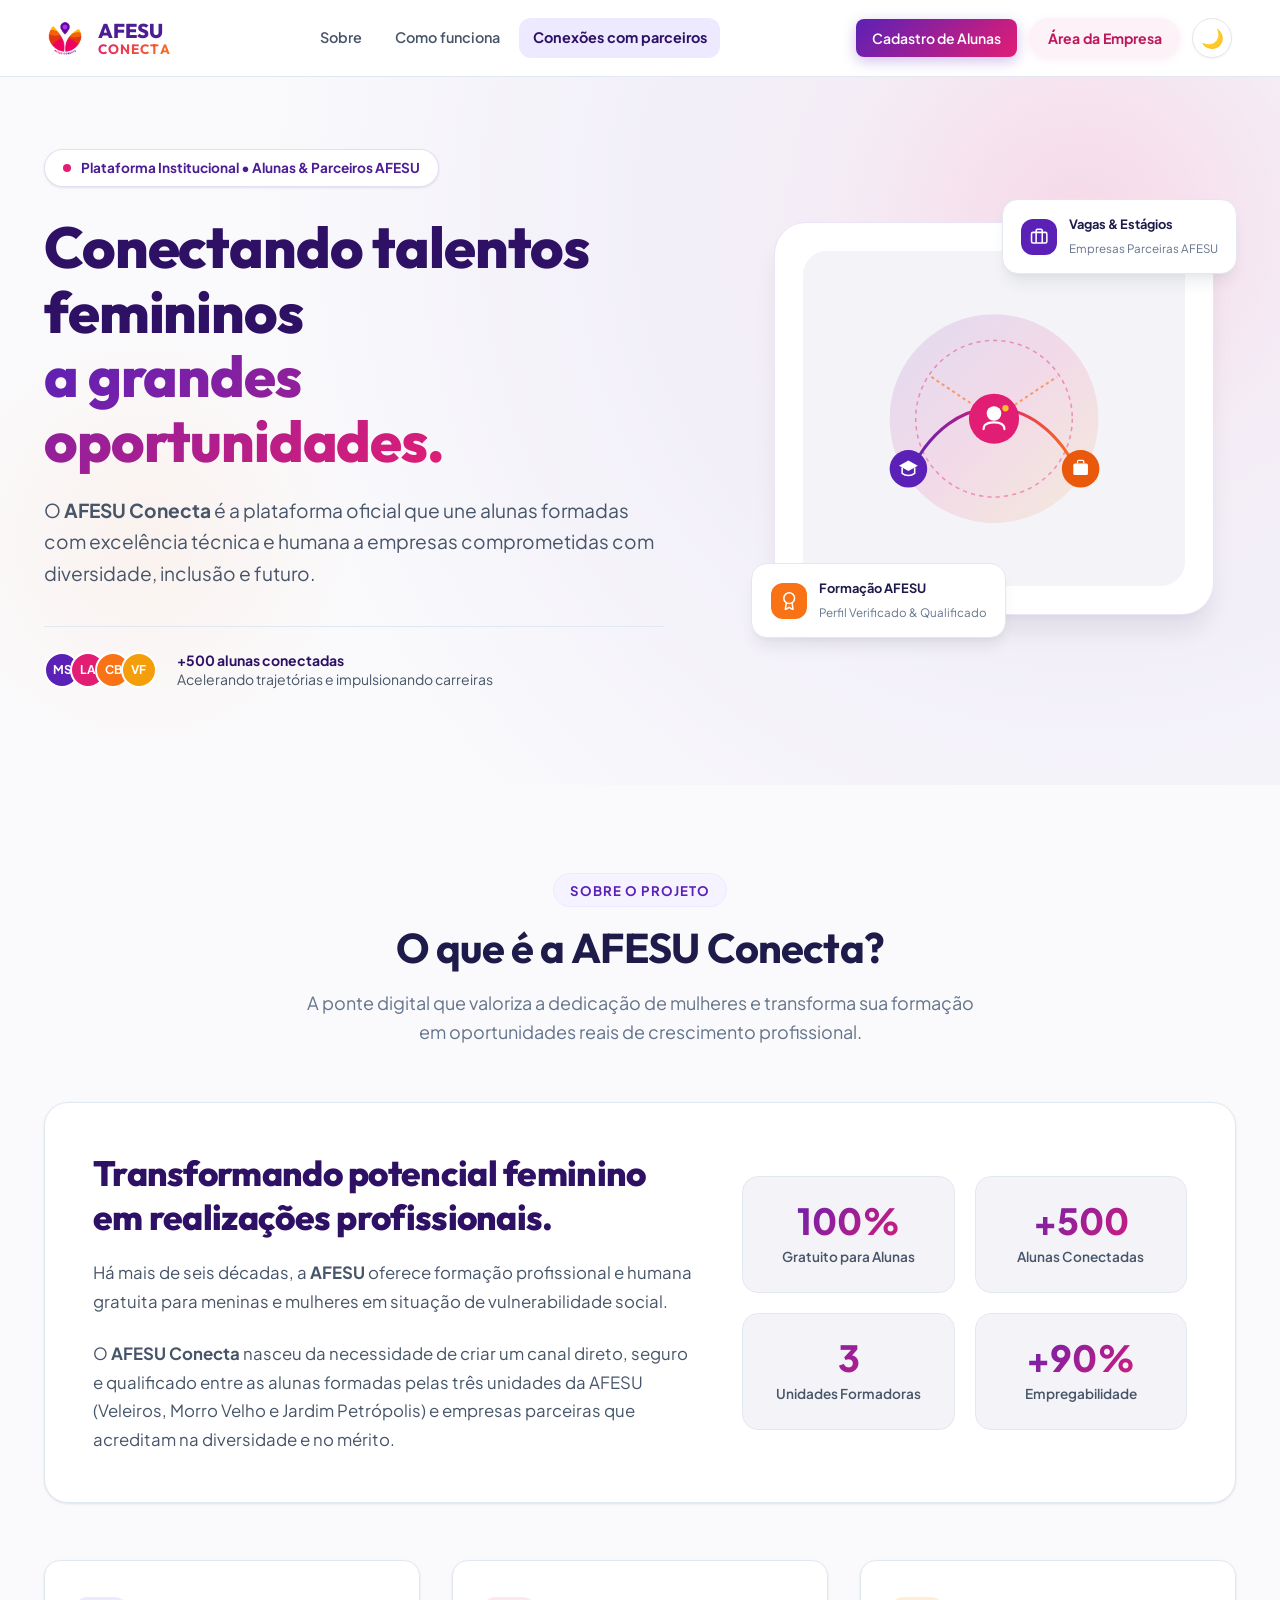
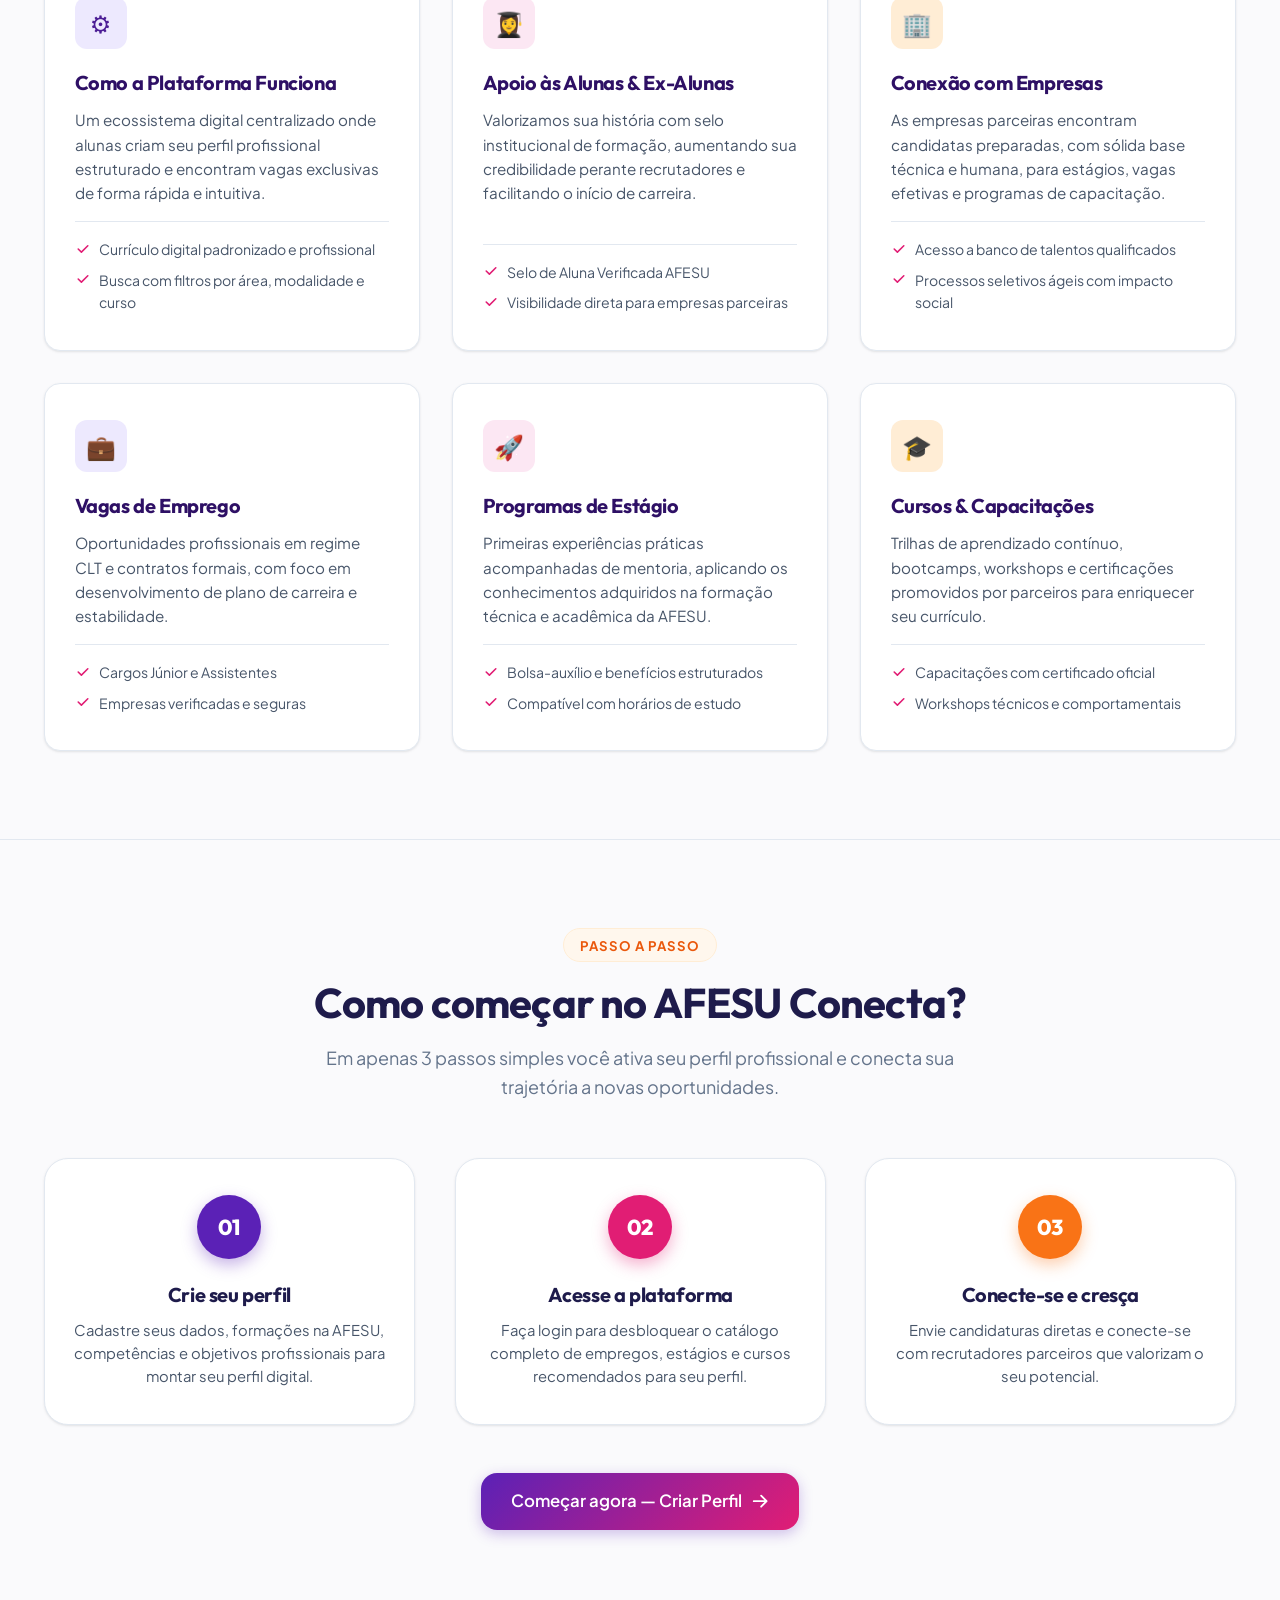
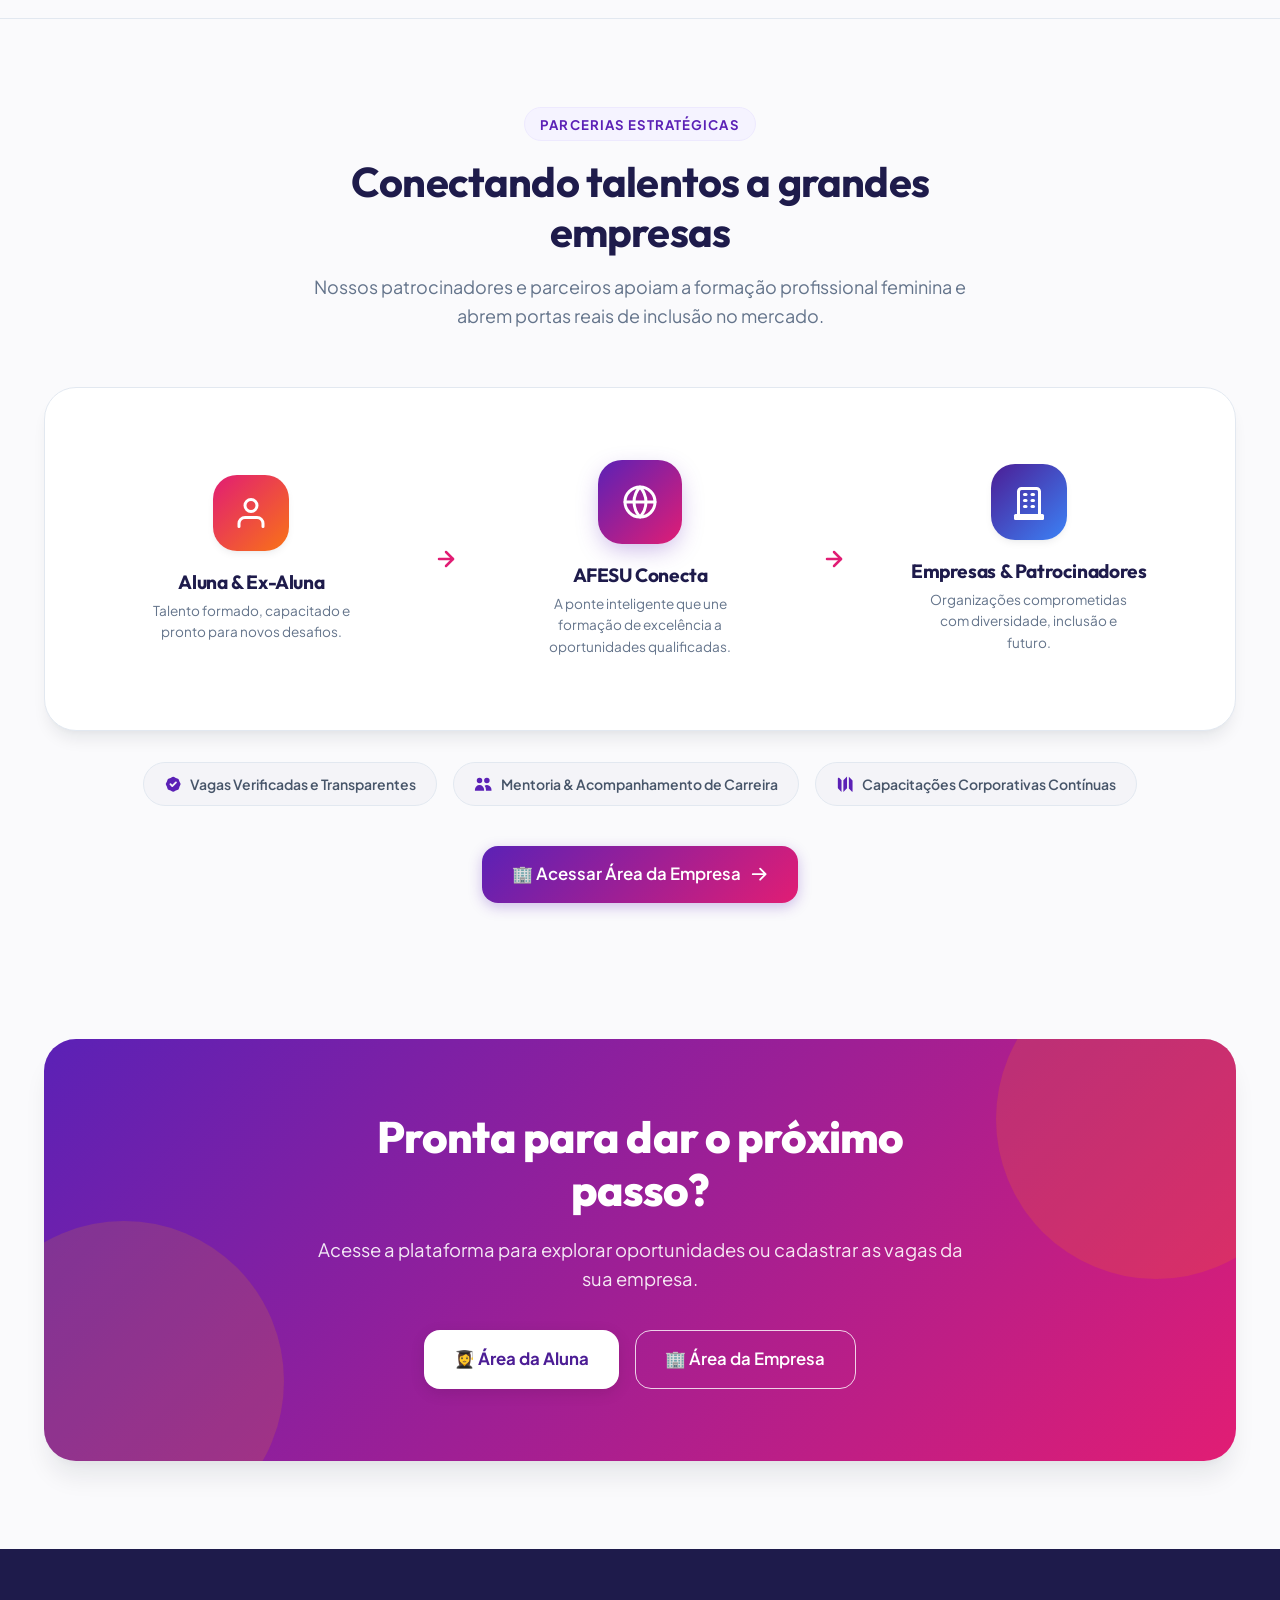
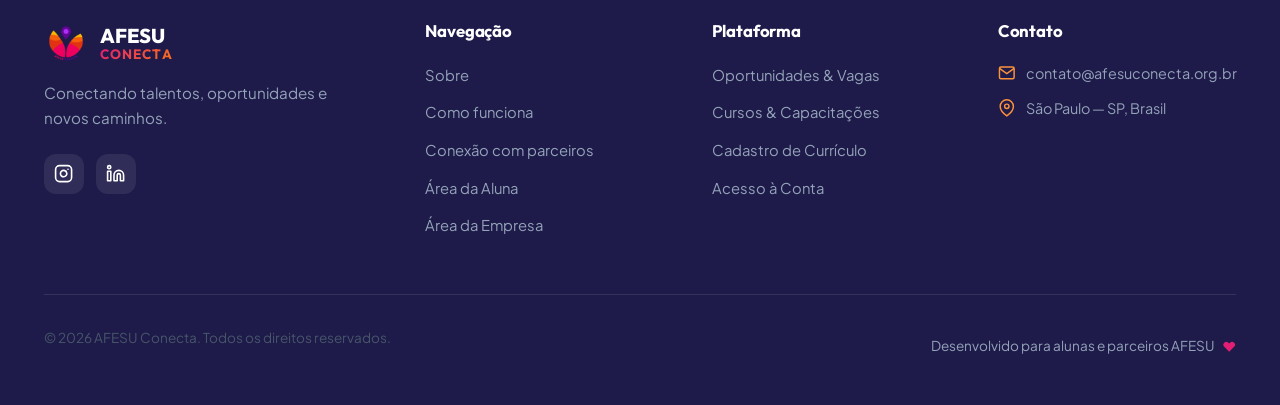
<file: index.html>
<!DOCTYPE html>
<html lang="pt-BR">
<head>
  <meta charset="UTF-8">
  <meta name="viewport" content="width=device-width, initial-scale=1.0">
  <title>AFESU Conecta — Oportunidades de Emprego, Estágios e Cursos</title>
  <meta name="description" content="Plataforma exclusiva para alunas e ex-alunas da AFESU. Conecte seus talentos a oportunidades de emprego, estágios e cursos oferecidos por empresas parceiras.">

  <!-- Fontes do Google: Plus Jakarta Sans & Outfit -->
  <link rel="preconnect" href="https://fonts.googleapis.com">
  <link rel="preconnect" href="https://fonts.gstatic.com" crossorigin>
  <link href="https://fonts.googleapis.com/css2?family=Outfit:wght@500;600;700;800&family=Plus+Jakarta+Sans:wght@400;500;600;700&display=swap" rel="stylesheet">

  <!-- Estilos CSS Modulares -->
  <link rel="stylesheet" href="css/variables.css?v=27">
  <link rel="stylesheet" href="css/base.css?v=27">
  <link rel="stylesheet" href="css/components.css?v=27">
  <link rel="stylesheet" href="css/layout.css?v=27">
  <link rel="stylesheet" href="css/animations.css?v=27">
  <link rel="stylesheet" href="css/responsive.css?v=27">
  <script>
    (function() {
      const savedTheme = localStorage.getItem('afesu_theme') || 'light';
      document.documentElement.setAttribute('data-theme', savedTheme);
    })();
  </script>
</head>
<body>

  <!-- ========================================================================
       1. HEADER / NAVBAR SUPERIOR
       ======================================================================== -->
  <header class="site-header" id="siteHeader">
    <div class="container header-container">
      
      <!-- Logotipo Oficial AFESU CONECTA -->
      <a href="index.html" class="brand-logo" aria-label="AFESU Conecta — Início">
        <img src="assets/images/logo.png" alt="AFESU Conecta Logo" style="width: 42px; height: 42px; object-fit: contain;">
        <div class="brand-logo-text">
          <span class="brand-name">AFESU</span>
          <span class="brand-tagline">CONECTA</span>
        </div>
      </a>

      <!-- Menu de Navegação Principal -->
      <nav class="nav-menu" id="navMenu" aria-label="Navegação Principal">
        <a href="#sobre" class="nav-link">Sobre</a>
        <a href="#como-funciona" class="nav-link">Como funciona</a>
        <a href="#parceiros" class="nav-link">Conexões com parceiros</a>

        <!-- Ações e Acessos no Drawer Mobile -->
        <div class="mobile-menu-actions">
          <a href="criar-perfil.html" class="btn btn-primary btn-sm" style="width: 100%; justify-content: center; margin-top: 0.25rem;">Cadastro de Alunas</a>
          <a href="patrocinador.html" class="nav-portal-empresa" style="width: 100%; justify-content: center;">Área da Empresa</a>
        </div>
      </nav>

      <!-- Botões de Ação do Header (Acessos Principais: Cadastro de Alunas e Área da Empresa) -->
      <div class="header-actions">
        <a href="criar-perfil.html" class="btn btn-primary btn-sm nav-desktop-btn" id="btnHeaderSignup">
          Cadastro de Alunas
        </a>
        <a href="patrocinador.html" class="nav-portal-empresa nav-desktop-btn" id="btnHeaderSponsor">
          Área da Empresa
        </a>

        <!-- Botão Toggle de Modo Escuro -->
        <button type="button" class="btn-theme-toggle" id="btnThemeToggle" aria-label="Alternar modo escuro" title="Alternar tema claro/escuro">
          <span class="theme-icon-sun">☀️</span>
          <span class="theme-icon-moon">🌙</span>
        </button>

        <!-- Botão Hamburger Mobile -->
        <button class="menu-toggle" id="menuToggle" aria-label="Abrir menu de navegação" aria-expanded="false">
          <span></span>
          <span></span>
          <span></span>
        </button>
      </div>

    </div>
  </header>

  <main>
    <!-- ========================================================================
         2. HERO / PRIMEIRA SEÇÃO (APRESENTAÇÃO DO PROJETO)
         ======================================================================== -->
    <section class="hero-section" id="inicio">
      <div class="hero-ambient-shape-1"></div>
      <div class="hero-ambient-shape-2"></div>

      <div class="container hero-grid">
        
        <!-- Texto & Chamadas -->
        <div class="hero-content reveal">
          <div class="hero-badge-pill">
            <span class="hero-badge-dot"></span>
            <span class="hero-badge-text">Plataforma Institucional • Alunas & Parceiros AFESU</span>
          </div>

          <h1 class="hero-title">
            Conectando talentos femininos <br>
            <span class="text-gradient">a grandes oportunidades.</span>
          </h1>

          <p class="hero-subtitle">
            O <strong>AFESU Conecta</strong> é a plataforma oficial que une alunas formadas com excelência técnica e humana a empresas comprometidas com diversidade, inclusão e futuro.
          </p>

          <!-- Prova Social Integrada -->
          <div class="hero-proof">
            <div class="hero-avatars-stack">
              <div class="avatar-mini bg-purple">MS</div>
              <div class="avatar-mini bg-pink">LA</div>
              <div class="avatar-mini bg-orange">CB</div>
              <div class="avatar-mini bg-yellow">VF</div>
            </div>
            <div class="hero-proof-text">
              <strong>+500 alunas conectadas</strong>
              <span>Acelerando trajetórias e impulsionando carreiras</span>
            </div>
          </div>
        </div>

        <!-- Composição Visual Hero (Ilustração & Cards Flutuantes) -->
        <div class="hero-visual-wrapper reveal reveal-delay-1">
          <div class="hero-visual-card">
            
            <!-- Card Flutuante 1: Oportunidade em Destaque -->
            <div class="hero-floating-card floating-card-1">
              <div class="floating-icon-mini purple">
                <svg viewBox="0 0 24 24" fill="none" stroke="currentColor" stroke-width="2">
                  <rect x="2" y="7" width="20" height="14" rx="2" ry="2"></rect>
                  <path d="M16 21V5a2 2 0 0 0-2-2h-4a2 2 0 0 0-2 2v16"></path>
                </svg>
              </div>
              <div class="floating-text-group">
                <span class="floating-text-title">Vagas & Estágios</span>
                <span class="floating-text-sub">Empresas Parceiras AFESU</span>
              </div>
            </div>

            <!-- Ilustração Gráfica Central de Conexão -->
            <div class="hero-illustration-box">
              <svg viewBox="0 0 320 260" fill="none" xmlns="http://www.w3.org/2000/svg" class="animate-soft-pulse">
                <circle cx="160" cy="130" r="100" fill="url(#heroCircleGrad)" fill-opacity="0.12" />
                <circle cx="160" cy="130" r="75" stroke="#E11D74" stroke-width="1.5" stroke-dasharray="4 4" stroke-opacity="0.4" />

                <path d="M80 180 C 120 100, 200 100, 240 180" stroke="url(#heroPathGrad)" stroke-width="3" stroke-linecap="round" />
                <path d="M100 90 L 160 130 L 220 90" stroke="#F97316" stroke-width="2" stroke-dasharray="3 3" stroke-opacity="0.6" />

                <!-- Nó 1: Formação -->
                <g transform="translate(60, 160)">
                  <circle cx="18" cy="18" r="18" fill="#5B21B6" />
                  <path d="M18 10L9 15L18 20L27 15L18 10Z" fill="white" />
                  <path d="M12 16.7V22.5C12 22.5 14.5 24.5 18 24.5C21.5 24.5 24 22.5 24 22.5V16.7" stroke="white" stroke-width="1.5" />
                </g>

                <!-- Nó 2: Aluna / Carreira -->
                <g transform="translate(138, 108)">
                  <circle cx="22" cy="22" r="24" fill="url(#heroCenterGrad)" />
                  <circle cx="22" cy="17" r="7" fill="white" />
                  <path d="M12 32C12 26.5 16.5 25.5 22 25.5C27.5 25.5 32 26.5 32 32" stroke="white" stroke-width="2" stroke-linecap="round" />
                  <circle cx="33" cy="12" r="3" fill="#FBBF24" />
                </g>

                <!-- Nó 3: Empresas Parceiras -->
                <g transform="translate(225, 160)">
                  <circle cx="18" cy="18" r="18" fill="#EA580C" />
                  <rect x="11" y="13" width="14" height="11" rx="1.5" fill="white" />
                  <path d="M15 13V11C15 10.4 15.4 10 16 10H20C20.6 10 21 10.4 21 11V13" stroke="white" stroke-width="1.2" />
                </g>

                <defs>
                  <linearGradient id="heroCircleGrad" x1="60" y1="30" x2="260" y2="230" gradientUnits="userSpaceOnUse">
                    <stop stop-color="#5B21B6" />
                    <stop offset="0.5" stop-color="#E11D74" />
                    <stop offset="1" stop-color="#F59E0B" />
                  </linearGradient>
                  <linearGradient id="heroPathGrad" x1="80" y1="140" x2="240" y2="140" gradientUnits="userSpaceOnUse">
                    <stop stop-color="#5B21B6" />
                    <stop offset="0.5" stop-color="#E11D74" />
                    <stop offset="1" stop-color="#F97316" />
                  </linearGradient>
                  <linearGradient id="heroCenterGrad" x1="138" y1="108" x2="182" y2="152" gradientUnits="userSpaceOnUse">
                    <stop stop-color="#E11D74" />
                    <stop offset="1" stop-color="#F97316" />
                  </linearGradient>
                </defs>
              </svg>
            </div>

            <!-- Card Flutuante 2: Certificação AFESU -->
            <div class="hero-floating-card floating-card-2">
              <div class="floating-icon-mini orange">
                <svg viewBox="0 0 24 24" fill="none" stroke="currentColor" stroke-width="2">
                  <circle cx="12" cy="8" r="7"></circle>
                  <polyline points="8.21 13.89 7 23 12 20 17 23 15.79 13.88"></polyline>
                </svg>
              </div>
              <div class="floating-text-group">
                <span class="floating-text-title">Formação AFESU</span>
                <span class="floating-text-sub">Perfil Verificado & Qualificado</span>
              </div>
            </div>

          </div>
        </div>

      </div>
    </section>

    <!-- ========================================================================
         3. SEÇÃO “SOBRE” (PROPÓSITO, ORIGEM & ESTRUTURA DA PLATAFORMA)
         ======================================================================== -->
    <section class="section section-about-topics" id="sobre">
      <div class="container">
        
        <div class="section-header reveal">
          <span class="section-tag purple">Sobre o Projeto</span>
          <h2 class="section-title">O que é a AFESU Conecta?</h2>
          <p class="section-description">
            A ponte digital que valoriza a dedicação de mulheres e transforma sua formação em oportunidades reais de crescimento profissional.
          </p>
        </div>

        <!-- Box de Propósito e Estatísticas -->
        <div class="about-intro-box reveal">
          <div class="about-intro-grid">
            <div class="about-intro-content">
              <h3 class="about-highlight-title">Transformando potencial feminino em realizações profissionais.</h3>
              <p class="about-highlight-text">
                Há mais de seis décadas, a <strong>AFESU</strong> oferece formação profissional e humana gratuita para meninas e mulheres em situação de vulnerabilidade social. 
              </p>
              <p class="about-highlight-text">
                O <strong>AFESU Conecta</strong> nasceu da necessidade de criar um canal direto, seguro e qualificado entre as alunas formadas pelas três unidades da AFESU (Veleiros, Morro Velho e Jardim Petrópolis) e empresas parceiras que acreditam na diversidade e no mérito.
              </p>
            </div>

            <div class="about-stats-grid">
              <div class="about-stat-card">
                <div class="about-stat-number">100%</div>
                <div class="about-stat-label">Gratuito para Alunas</div>
              </div>
              <div class="about-stat-card">
                <div class="about-stat-number">+500</div>
                <div class="about-stat-label">Alunas Conectadas</div>
              </div>
              <div class="about-stat-card">
                <div class="about-stat-number">3</div>
                <div class="about-stat-label">Unidades Formadoras</div>
              </div>
              <div class="about-stat-card">
                <div class="about-stat-number">+90%</div>
                <div class="about-stat-label">Empregabilidade</div>
              </div>
            </div>
          </div>
        </div>

        <div class="about-topics-grid">
          
          <!-- Card 1: Como Funciona a Plataforma -->
          <div class="about-topic-card reveal reveal-delay-1">
            <div class="about-topic-icon purple">⚙️</div>
            <h3>Como a Plataforma Funciona</h3>
            <p>
              Um ecossistema digital centralizado onde alunas criam seu perfil profissional estruturado e encontram vagas exclusivas de forma rápida e intuitiva.
            </p>
            <ul class="about-topic-list">
              <li>
                <svg viewBox="0 0 20 20" fill="currentColor"><path fill-rule="evenodd" d="M16.707 5.293a1 1 0 010 1.414l-8 8a1 1 0 01-1.414 0l-4-4a1 1 0 011.414-1.414L8 12.586l7.293-7.293a1 1 0 011.414 0z" clip-rule="evenodd" /></svg>
                <span>Currículo digital padronizado e profissional</span>
              </li>
              <li>
                <svg viewBox="0 0 20 20" fill="currentColor"><path fill-rule="evenodd" d="M16.707 5.293a1 1 0 010 1.414l-8 8a1 1 0 01-1.414 0l-4-4a1 1 0 011.414-1.414L8 12.586l7.293-7.293a1 1 0 011.414 0z" clip-rule="evenodd" /></svg>
                <span>Busca com filtros por área, modalidade e curso</span>
              </li>
            </ul>
          </div>

          <!-- Card 2: Como Ajuda as Alunas & Ex-Alunas -->
          <div class="about-topic-card reveal reveal-delay-2">
            <div class="about-topic-icon pink">👩‍🎓</div>
            <h3>Apoio às Alunas & Ex-Alunas</h3>
            <p>
              Valorizamos sua história com selo institucional de formação, aumentando sua credibilidade perante recrutadores e facilitando o início de carreira.
            </p>
            <ul class="about-topic-list">
              <li>
                <svg viewBox="0 0 20 20" fill="currentColor"><path fill-rule="evenodd" d="M16.707 5.293a1 1 0 010 1.414l-8 8a1 1 0 01-1.414 0l-4-4a1 1 0 011.414-1.414L8 12.586l7.293-7.293a1 1 0 011.414 0z" clip-rule="evenodd" /></svg>
                <span>Selo de Aluna Verificada AFESU</span>
              </li>
              <li>
                <svg viewBox="0 0 20 20" fill="currentColor"><path fill-rule="evenodd" d="M16.707 5.293a1 1 0 010 1.414l-8 8a1 1 0 01-1.414 0l-4-4a1 1 0 011.414-1.414L8 12.586l7.293-7.293a1 1 0 011.414 0z" clip-rule="evenodd" /></svg>
                <span>Visibilidade direta para empresas parceiras</span>
              </li>
            </ul>
          </div>

          <!-- Card 3: Conexão com Empresas & Patrocinadores -->
          <div class="about-topic-card reveal reveal-delay-3">
            <div class="about-topic-icon orange">🏢</div>
            <h3>Conexão com Empresas</h3>
            <p>
              As empresas parceiras encontram candidatas preparadas, com sólida base técnica e humana, para estágios, vagas efetivas e programas de capacitação.
            </p>
            <ul class="about-topic-list">
              <li>
                <svg viewBox="0 0 20 20" fill="currentColor"><path fill-rule="evenodd" d="M16.707 5.293a1 1 0 010 1.414l-8 8a1 1 0 01-1.414 0l-4-4a1 1 0 011.414-1.414L8 12.586l7.293-7.293a1 1 0 011.414 0z" clip-rule="evenodd" /></svg>
                <span>Acesso a banco de talentos qualificados</span>
              </li>
              <li>
                <svg viewBox="0 0 20 20" fill="currentColor"><path fill-rule="evenodd" d="M16.707 5.293a1 1 0 010 1.414l-8 8a1 1 0 01-1.414 0l-4-4a1 1 0 011.414-1.414L8 12.586l7.293-7.293a1 1 0 011.414 0z" clip-rule="evenodd" /></svg>
                <span>Processos seletivos ágeis com impacto social</span>
              </li>
            </ul>
          </div>

          <!-- Card 4: Como Funcionam as Vagas de Emprego -->
          <div class="about-topic-card reveal reveal-delay-1">
            <div class="about-topic-icon purple">💼</div>
            <h3>Vagas de Emprego</h3>
            <p>
              Oportunidades profissionais em regime CLT e contratos formais, com foco em desenvolvimento de plano de carreira e estabilidade.
            </p>
            <ul class="about-topic-list">
              <li>
                <svg viewBox="0 0 20 20" fill="currentColor"><path fill-rule="evenodd" d="M16.707 5.293a1 1 0 010 1.414l-8 8a1 1 0 01-1.414 0l-4-4a1 1 0 011.414-1.414L8 12.586l7.293-7.293a1 1 0 011.414 0z" clip-rule="evenodd" /></svg>
                <span>Cargos Júnior e Assistentes</span>
              </li>
              <li>
                <svg viewBox="0 0 20 20" fill="currentColor"><path fill-rule="evenodd" d="M16.707 5.293a1 1 0 010 1.414l-8 8a1 1 0 01-1.414 0l-4-4a1 1 0 011.414-1.414L8 12.586l7.293-7.293a1 1 0 011.414 0z" clip-rule="evenodd" /></svg>
                <span>Empresas verificadas e seguras</span>
              </li>
            </ul>
          </div>

          <!-- Card 5: Como Funcionam os Estágios -->
          <div class="about-topic-card reveal reveal-delay-2">
            <div class="about-topic-icon pink">🚀</div>
            <h3>Programas de Estágio</h3>
            <p>
              Primeiras experiências práticas acompanhadas de mentoria, aplicando os conhecimentos adquiridos na formação técnica e acadêmica da AFESU.
            </p>
            <ul class="about-topic-list">
              <li>
                <svg viewBox="0 0 20 20" fill="currentColor"><path fill-rule="evenodd" d="M16.707 5.293a1 1 0 010 1.414l-8 8a1 1 0 01-1.414 0l-4-4a1 1 0 011.414-1.414L8 12.586l7.293-7.293a1 1 0 011.414 0z" clip-rule="evenodd" /></svg>
                <span>Bolsa-auxílio e benefícios estruturados</span>
              </li>
              <li>
                <svg viewBox="0 0 20 20" fill="currentColor"><path fill-rule="evenodd" d="M16.707 5.293a1 1 0 010 1.414l-8 8a1 1 0 01-1.414 0l-4-4a1 1 0 011.414-1.414L8 12.586l7.293-7.293a1 1 0 011.414 0z" clip-rule="evenodd" /></svg>
                <span>Compatível com horários de estudo</span>
              </li>
            </ul>
          </div>

          <!-- Card 6: Cursos & Capacitações Corporativas -->
          <div class="about-topic-card reveal reveal-delay-3">
            <div class="about-topic-icon orange">🎓</div>
            <h3>Cursos & Capacitações</h3>
            <p>
              Trilhas de aprendizado contínuo, bootcamps, workshops e certificações promovidos por parceiros para enriquecer seu currículo.
            </p>
            <ul class="about-topic-list">
              <li>
                <svg viewBox="0 0 20 20" fill="currentColor"><path fill-rule="evenodd" d="M16.707 5.293a1 1 0 010 1.414l-8 8a1 1 0 01-1.414 0l-4-4a1 1 0 011.414-1.414L8 12.586l7.293-7.293a1 1 0 011.414 0z" clip-rule="evenodd" /></svg>
                <span>Capacitações com certificado oficial</span>
              </li>
              <li>
                <svg viewBox="0 0 20 20" fill="currentColor"><path fill-rule="evenodd" d="M16.707 5.293a1 1 0 010 1.414l-8 8a1 1 0 01-1.414 0l-4-4a1 1 0 011.414-1.414L8 12.586l7.293-7.293a1 1 0 011.414 0z" clip-rule="evenodd" /></svg>
                <span>Workshops técnicos e comportamentais</span>
              </li>
            </ul>
          </div>

        </div>

      </div>
    </section>

    <!-- ========================================================================
         5. SEÇÃO “COMO FUNCIONA” (PASSO A PASSO PRÁTICO)
         ======================================================================== -->
    <section class="section section-how-it-works" id="como-funciona">
      <div class="container">
        
        <div class="section-header reveal">
          <span class="section-tag orange">Passo a Passo</span>
          <h2 class="section-title">Como começar no AFESU Conecta?</h2>
          <p class="section-description">
            Em apenas 3 passos simples você ativa seu perfil profissional e conecta sua trajetória a novas oportunidades.
          </p>
        </div>

        <div class="steps-wrapper">
          <div class="steps-connector"></div>

          <!-- ETAPA 01 -->
          <div class="step-card step-1 reveal reveal-delay-1">
            <div class="step-number-badge">01</div>
            <h3>Crie seu perfil</h3>
            <p>Cadastre seus dados, formações na AFESU, competências e objetivos profissionais para montar seu perfil digital.</p>
          </div>

          <!-- ETAPA 02 -->
          <div class="step-card step-2 reveal reveal-delay-2">
            <div class="step-number-badge">02</div>
            <h3>Acesse a plataforma</h3>
            <p>Faça login para desbloquear o catálogo completo de empregos, estágios e cursos recomendados para seu perfil.</p>
          </div>

          <!-- ETAPA 03 -->
          <div class="step-card step-3 reveal reveal-delay-3">
            <div class="step-number-badge">03</div>
            <h3>Conecte-se e cresça</h3>
            <p>Envie candidaturas diretas e conecte-se com recrutadores parceiros que valorizam o seu potencial.</p>
          </div>
        </div>

        <div style="text-align: center; margin-top: 3rem;" class="reveal">
          <a href="criar-perfil.html" class="btn btn-primary btn-lg">
            <span>Começar agora — Criar Perfil</span>
            <svg viewBox="0 0 20 20" fill="currentColor">
              <path fill-rule="evenodd" d="M10.293 3.293a1 1 0 011.414 0l6 6a1 1 0 010 1.414l-6 6a1 1 0 01-1.414-1.414L14.586 11H3a1 1 0 110-2h11.586l-4.293-4.293a1 1 0 010-1.414z" clip-rule="evenodd" />
            </svg>
          </a>
        </div>

      </div>
    </section>

    <!-- ========================================================================
         6. SEÇÃO DE CONEXÃO COM EMPRESAS & PARCEIROS
         ======================================================================== -->
    <section class="section section-companies" id="parceiros">
      <div class="container">
        
        <div class="section-header reveal">
          <span class="section-tag purple">Parcerias Estratégicas</span>
          <h2 class="section-title">Conectando talentos a grandes empresas</h2>
          <p class="section-description">
            Nossos patrocinadores e parceiros apoiam a formação profissional feminina e abrem portas reais de inclusão no mercado.
          </p>
        </div>

        <!-- Composição Visual ALUNA -> AFESU CONECTA -> EMPRESA -->
        <div class="connection-diagram reveal">
          
          <!-- Nó 1: ALUNA -->
          <div class="conn-node">
            <div class="conn-icon-box student">
              <svg viewBox="0 0 24 24" fill="none" stroke="currentColor" stroke-width="2" stroke-linecap="round" stroke-linejoin="round">
                <path d="M20 21v-2a4 4 0 0 0-4-4H8a4 4 0 0 0-4 4v2"></path>
                <circle cx="12" cy="7" r="4"></circle>
              </svg>
            </div>
            <h4>Aluna & Ex-Aluna</h4>
            <p>Talento formado, capacitado e pronto para novos desafios.</p>
          </div>

          <!-- Seta 1 -->
          <div class="conn-arrow">
            <svg viewBox="0 0 24 24" fill="none" stroke="currentColor" stroke-width="2.5" stroke-linecap="round" stroke-linejoin="round">
              <line x1="5" y1="12" x2="19" y2="12"></line>
              <polyline points="12 5 19 12 12 19"></polyline>
            </svg>
          </div>

          <!-- Nó 2: AFESU CONECTA (Ponte Central) -->
          <div class="conn-node">
            <div class="conn-icon-box afesu">
              <svg viewBox="0 0 24 24" fill="none" stroke="currentColor" stroke-width="2" stroke-linecap="round" stroke-linejoin="round">
                <circle cx="12" cy="12" r="10"></circle>
                <line x1="2" y1="12" x2="22" y2="12"></line>
                <path d="M12 2a15.3 15.3 0 0 1 4 10 15.3 15.3 0 0 1-4 10 15.3 15.3 0 0 1-4-10 15.3 15.3 0 0 1 4-10z"></path>
              </svg>
            </div>
            <h4>AFESU Conecta</h4>
            <p>A ponte inteligente que une formação de excelência a oportunidades qualificadas.</p>
          </div>

          <!-- Seta 2 -->
          <div class="conn-arrow">
            <svg viewBox="0 0 24 24" fill="none" stroke="currentColor" stroke-width="2.5" stroke-linecap="round" stroke-linejoin="round">
              <line x1="5" y1="12" x2="19" y2="12"></line>
              <polyline points="12 5 19 12 12 19"></polyline>
            </svg>
          </div>

          <!-- Nó 3: EMPRESA PARCEIRA -->
          <div class="conn-node">
            <div class="conn-icon-box company">
              <svg viewBox="0 0 24 24" fill="none" stroke="currentColor" stroke-width="2" stroke-linecap="round" stroke-linejoin="round">
                <rect x="3" y="21" width="18" height="2"></rect>
                <path d="M5 21V5a2 2 0 0 1 2-2h10a2 2 0 0 1 2 2v16"></path>
                <path d="M9 7h1"></path>
                <path d="M9 11h1"></path>
                <path d="M9 15h1"></path>
                <path d="M14 7h1"></path>
                <path d="M14 11h1"></path>
                <path d="M14 15h1"></path>
              </svg>
            </div>
            <h4>Empresas & Patrocinadores</h4>
            <p>Organizações comprometidas com diversidade, inclusão e futuro.</p>
          </div>

        </div>

        <!-- Badges de Apoio das Parcerias -->
        <div class="partner-pills-row reveal reveal-delay-1">
          <div class="partner-pill">
            <svg viewBox="0 0 20 20" fill="currentColor">
              <path fill-rule="evenodd" d="M6.267 3.455a3.066 3.066 0 001.745-.723 3.066 3.066 0 013.976 0 3.066 3.066 0 001.745.723 3.066 3.066 0 012.812 2.812c.051.643.304 1.254.723 1.745a3.066 3.066 0 010 3.976 3.066 3.066 0 00-.723 1.745 3.066 3.066 0 01-2.812 2.812 3.066 3.066 0 00-1.745.723 3.066 3.066 0 01-3.976 0 3.066 3.066 0 00-1.745-.723 3.066 3.066 0 01-2.812-2.812 3.066 3.066 0 00-.723-1.745 3.066 3.066 0 010-3.976 3.066 3.066 0 00.723-1.745 3.066 3.066 0 012.812-2.812zm7.44 5.252a1 1 0 00-1.414-1.414L9 10.586 7.707 9.293a1 1 0 00-1.414 1.414l2 2a1 1 0 001.414 0l4-4z" clip-rule="evenodd" />
            </svg>
            <span>Vagas Verificadas e Transparentes</span>
          </div>

          <div class="partner-pill">
            <svg viewBox="0 0 20 20" fill="currentColor">
              <path d="M9 6a3 3 0 11-6 0 3 3 0 016 0zM17 6a3 3 0 11-6 0 3 3 0 016 0zM12.93 17c.046-.327.07-.66.07-1a6.97 6.97 0 00-1.5-4.33A5 5 0 0119 16v1h-6.07zM6 11a5 5 0 015 5v1H1v-1a5 5 0 015-5z" />
            </svg>
            <span>Mentoria & Acompanhamento de Carreira</span>
          </div>

          <div class="partner-pill">
            <svg viewBox="0 0 20 20" fill="currentColor">
              <path fill-rule="evenodd" d="M12 1.586l-4 4v12.828l4-4V1.586zM3.707 3.293A1 1 0 002 4v10a1 1 0 00.293.707L6 18.414V5.586L3.707 3.293zM17.707 5.586L14 1.879v12.828l3.707 3.707A1 1 0 0018 17.707V6a1 1 0 00-.293-.414z" clip-rule="evenodd" />
            </svg>
            <span>Capacitações Corporativas Contínuas</span>
          </div>
        </div>

        <!-- Acesso Direto para Empresas Parceiras -->
        <div style="text-align: center; margin-top: 2.5rem;" class="reveal reveal-delay-2">
          <a href="patrocinador.html" class="btn btn-primary btn-lg" id="btnPartnerAccessHome">
            <span>🏢 Acessar Área da Empresa</span>
            <svg viewBox="0 0 20 20" fill="currentColor"><path fill-rule="evenodd" d="M10.293 3.293a1 1 0 011.414 0l6 6a1 1 0 010 1.414l-6 6a1 1 0 01-1.414-1.414L14.586 11H3a1 1 0 110-2h11.586l-4.293-4.293a1 1 0 010-1.414z" clip-rule="evenodd" /></svg>
          </a>
        </div>

      </div>
    </section>

    <!-- ========================================================================
         7. CTA FINAL
         ======================================================================== -->
    <section class="section section-cta">
      <div class="container">
        
        <div class="cta-banner reveal">
          <div class="cta-ambient-circle-1"></div>
          <div class="cta-ambient-circle-2"></div>

          <div class="cta-content">
            <h2 class="cta-title">Pronta para dar o próximo passo?</h2>
            <p class="cta-text">
              Acesse a plataforma para explorar oportunidades ou cadastrar as vagas da sua empresa.
            </p>
            <div style="display: flex; gap: 1rem; justify-content: center; flex-wrap: wrap;">
              <a href="criar-perfil.html" class="btn btn-white btn-lg" id="btnFinalCtaSignup">
                <span>👩‍🎓 Área da Aluna</span>
              </a>
              <a href="patrocinador.html" class="btn btn-outline btn-lg" id="btnFinalCtaEmpresa" style="color: #FFFFFF; border-color: rgba(255, 255, 255, 0.8);">
                <span>🏢 Área da Empresa</span>
              </a>
            </div>
          </div>
        </div>

      </div>
    </section>
  </main>

  <!-- ========================================================================
       8. FOOTER / RODAPÉ
       ======================================================================== -->
  <footer class="site-footer">
    <div class="container">
      
      <div class="footer-top">
        
        <!-- Coluna 1: Marca & Tagline -->
        <div class="footer-brand">
          <a href="index.html" class="brand-logo" aria-label="AFESU Conecta">
            <img src="assets/images/logo.png" alt="AFESU Conecta Logo" style="width: 44px; height: 44px; object-fit: contain;">
            <div class="brand-logo-text">
              <span class="brand-name">AFESU</span>
              <span class="brand-tagline">CONECTA</span>
            </div>
          </a>

          <p class="footer-tagline">
            Conectando talentos, oportunidades e novos caminhos.
          </p>

          <!-- Redes Sociais -->
          <div class="footer-social-links">
            <a href="https://instagram.com" target="_blank" rel="noopener noreferrer" class="social-btn" aria-label="Instagram da AFESU">
              <svg viewBox="0 0 24 24" fill="none" stroke="currentColor" stroke-width="2" stroke-linecap="round" stroke-linejoin="round">
                <rect x="2" y="2" width="20" height="20" rx="5" ry="5"></rect>
                <path d="M16 11.37A4 4 0 1 1 12.63 8 4 4 0 0 1 16 11.37z"></path>
                <line x1="17.5" y1="6.5" x2="17.51" y2="6.5"></line>
              </svg>
            </a>

            <a href="https://linkedin.com" target="_blank" rel="noopener noreferrer" class="social-btn" aria-label="LinkedIn da AFESU">
              <svg viewBox="0 0 24 24" fill="none" stroke="currentColor" stroke-width="2" stroke-linecap="round" stroke-linejoin="round">
                <path d="M16 8a6 6 0 0 1 6 6v7h-4v-7a2 2 0 0 0-2-2 2 2 0 0 0-2 2v7h-4v-7a6 6 0 0 1 6-6z"></path>
                <rect x="2" y="9" width="4" height="12"></rect>
                <circle cx="4" cy="4" r="2"></circle>
              </svg>
            </a>
          </div>
        </div>

        <!-- Coluna 2: Navegação -->
        <div class="footer-links-col">
          <h4 class="footer-col-title">Navegação</h4>
          <ul class="footer-links-list">
            <li><a href="#sobre" class="footer-link">Sobre</a></li>
            <li><a href="#como-funciona" class="footer-link">Como funciona</a></li>
            <li><a href="#parceiros" class="footer-link">Conexão com parceiros</a></li>
            <li><a href="criar-perfil.html" class="footer-link">Área da Aluna</a></li>
            <li><a href="patrocinador.html" class="footer-link">Área da Empresa</a></li>
          </ul>
        </div>

        <!-- Coluna 3: Plataforma -->
        <div class="footer-links-col">
          <h4 class="footer-col-title">Plataforma</h4>
          <ul class="footer-links-list">
            <li><a href="oportunidades.html" class="footer-link">Oportunidades & Vagas</a></li>
            <li><a href="oportunidades.html?cat=CURSO" class="footer-link">Cursos & Capacitações</a></li>
            <li><a href="criar-perfil.html" class="footer-link">Cadastro de Currículo</a></li>
            <li><a href="login.html" class="footer-link">Acesso à Conta</a></li>
          </ul>
        </div>

        <!-- Coluna 4: Contato & Informações -->
        <div class="footer-links-col">
          <h4 class="footer-col-title">Contato</h4>
          <div class="footer-contact-item">
            <svg viewBox="0 0 24 24" fill="none" stroke="currentColor" stroke-width="2">
              <path d="M4 4h16c1.1 0 2 .9 2 2v12c0 1.1-.9 2-2 2H4c-1.1 0-2-.9-2-2V6c0-1.1.9-2 2-2z"></path>
              <polyline points="22,6 12,13 2,6"></polyline>
            </svg>
            <span>contato@afesuconecta.org.br</span>
          </div>
          <div class="footer-contact-item">
            <svg viewBox="0 0 24 24" fill="none" stroke="currentColor" stroke-width="2">
              <path d="M21 10c0 7-9 13-9 13s-9-6-9-13a9 9 0 0 1 18 0z"></path>
              <circle cx="12" cy="10" r="3"></circle>
            </svg>
            <span>São Paulo — SP, Brasil</span>
          </div>
        </div>

      </div>

      <!-- Rodapé Inferior -->
      <div class="footer-bottom">
        <p>© 2026 AFESU Conecta. Todos os direitos reservados.</p>
        <div class="footer-bottom-badge">
          <span>Desenvolvido para alunas e parceiros AFESU</span>
          <svg viewBox="0 0 20 20" fill="currentColor">
            <path fill-rule="evenodd" d="M3.172 5.172a4 4 0 015.656 0L10 6.343l1.172-1.171a4 4 0 115.656 5.656L10 17.657l-6.828-6.829a4 4 0 010-5.656z" clip-rule="evenodd" />
          </svg>
        </div>
      </div>

    </div>
  </footer>

  <!-- ========================================================================
       MODAL DE AUTENTICAÇÃO / CADASTRO INTERATIVO
       ======================================================================== -->
  <div class="modal-overlay" id="authModal" role="dialog" aria-modal="true" aria-labelledby="modalTitle">
    <div class="modal-container">
      
      <button class="modal-close" id="modalCloseBtn" aria-label="Fechar janela">
        ✕
      </button>

      <div class="modal-header">
        <div class="modal-badge">AFESU Conecta</div>
        <h3 class="modal-title" id="modalTitle">Crie seu perfil</h3>
        <p class="modal-subtitle" id="modalSubtitle">Dê o próximo passo rumo ao seu crescimento profissional.</p>
      </div>

      <!-- Formulário de Cadastro da Aluna -->
      <form id="authForm">
        <div class="modal-form-group">
          <label class="modal-label" for="inputName">Nome Completo</label>
          <input type="text" id="inputName" class="modal-input" placeholder="Seu nome" required>
        </div>

        <div class="modal-form-group">
          <label class="modal-label" for="inputEmail">E-mail</label>
          <input type="email" id="inputEmail" class="modal-input" placeholder="seuemail@exemplo.com" required>
        </div>

        <div class="modal-notice">
          <svg viewBox="0 0 20 20" fill="currentColor">
            <path fill-rule="evenodd" d="M18 10a8 8 0 11-16 0 8 8 0 0116 0zm-7-4a1 1 0 11-2 0 1 1 0 012 0zM9 9a1 1 0 000 2v3a1 1 0 001 1h1a1 1 0 100-2v-3a1 1 0 00-1-1H9z" clip-rule="evenodd" />
          </svg>
          <span>A estrutura de login e cadastro completo será integrada nos próximos módulos.</span>
        </div>

        <button type="submit" class="btn btn-primary btn-lg" style="width: 100%;" id="formSubmitBtn">
          Criar meu perfil
        </button>

        <div style="margin-top: 1rem; text-align: center; font-size: 0.85rem; color: var(--color-text-muted);">
          É uma empresa parceira? <a href="patrocinador.html" style="color: var(--color-purple-600); font-weight: 700; text-decoration: none;">Acessar Área do Parceiro</a>
        </div>
      </form>

    </div>
  </div>

  <!-- Scripts JavaScript -->
  <script src="js/animations.js?v=27"></script>
  <script src="js/main.js?v=27"></script>
</body>
</html>
</file>
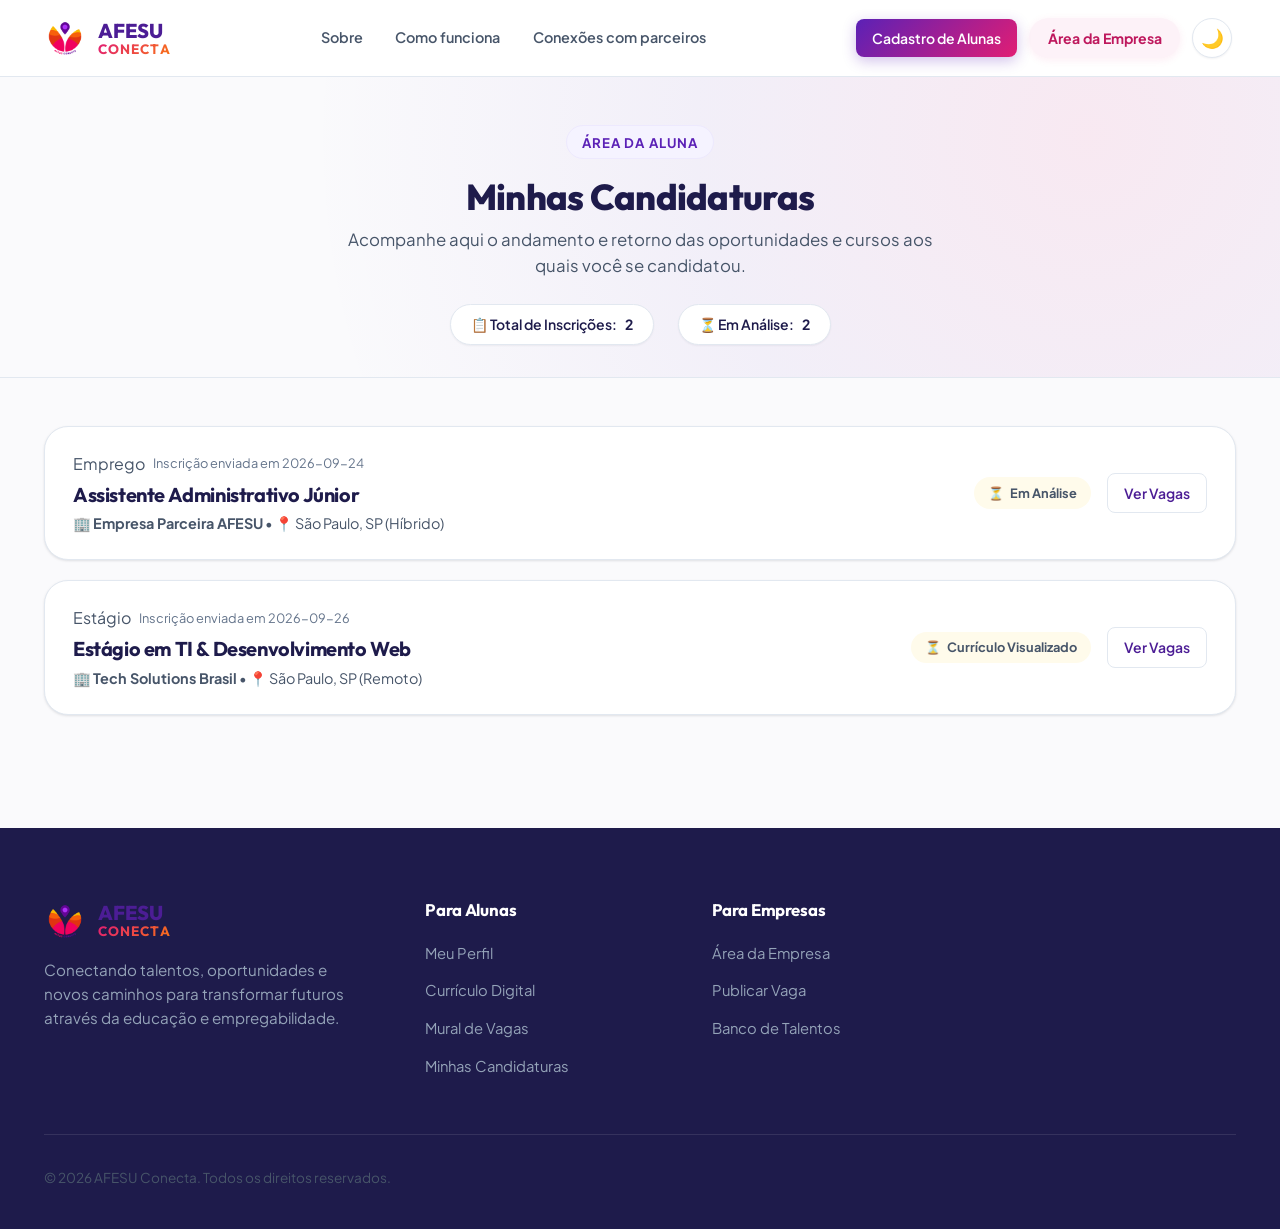
<file: candidaturas.html>
<!DOCTYPE html>
<html lang="pt-BR">
<head>
  <meta charset="UTF-8">
  <meta name="viewport" content="width=device-width, initial-scale=1.0">
  <title>Minhas Candidaturas — AFESU Conecta</title>
  <meta name="description" content="Acompanhe o status e histórico de todas as suas candidaturas a vagas de emprego, estágios e cursos na AFESU.">

  <!-- Google Fonts: Outfit & Plus Jakarta Sans -->
  <link rel="preconnect" href="https://fonts.googleapis.com">
  <link rel="preconnect" href="https://fonts.gstatic.com" crossorigin>
  <link href="https://fonts.googleapis.com/css2?family=Outfit:wght@500;600;700;800&family=Plus+Jakarta+Sans:wght@400;500;600;700&display=swap" rel="stylesheet">

  <!-- Estilos CSS -->
  <link rel="stylesheet" href="css/variables.css?v=27">
  <link rel="stylesheet" href="css/base.css?v=27">
  <link rel="stylesheet" href="css/components.css?v=27">
  <link rel="stylesheet" href="css/layout.css?v=27">
  <link rel="stylesheet" href="css/opportunities.css?v=27">
  <link rel="stylesheet" href="css/animations.css?v=27">
  <link rel="stylesheet" href="css/responsive.css?v=27">
  <script>
    (function() {
      const savedTheme = localStorage.getItem('afesu_theme') || 'light';
      document.documentElement.setAttribute('data-theme', savedTheme);
    })();
  </script>
  <style>
    .candidaturas-hero-section {
      background: var(--gradient-hero-bg), var(--color-bg-main);
      padding: 3rem 0 2rem;
      border-bottom: 1px solid var(--color-border-subtle);
      text-align: center;
    }
    .candidaturas-header-title {
      font-family: var(--font-family-display);
      font-size: 2.25rem;
      font-weight: 800;
      color: var(--color-text-primary);
      margin-bottom: 0.5rem;
    }
    .candidaturas-header-subtitle {
      font-size: 1.05rem;
      color: var(--color-text-secondary);
      max-width: 600px;
      margin: 0 auto;
    }
    .candidaturas-stats-bar {
      display: flex;
      justify-content: center;
      gap: 1.5rem;
      margin-top: 1.5rem;
      flex-wrap: wrap;
    }
    .stat-pill {
      background: var(--color-bg-card);
      border: 1px solid var(--color-border-subtle);
      padding: 0.5rem 1.25rem;
      border-radius: var(--radius-full);
      font-size: 0.875rem;
      font-weight: 600;
      color: var(--color-text-primary);
      box-shadow: var(--shadow-xs);
      display: inline-flex;
      align-items: center;
      gap: 0.5rem;
    }
    .candidaturas-list-section {
      padding: 3rem 0;
      min-height: 50vh;
    }
    .candidatura-card-item {
      background: var(--color-bg-card);
      border: 1px solid var(--color-border-subtle);
      border-radius: var(--radius-xl);
      padding: 1.5rem 1.75rem;
      margin-bottom: 1.25rem;
      box-shadow: var(--shadow-sm);
      display: flex;
      justify-content: space-between;
      align-items: center;
      gap: 1.5rem;
      transition: all var(--transition-normal);
    }
    .candidatura-card-item:hover {
      box-shadow: var(--shadow-md);
      border-color: var(--color-purple-200);
      transform: translateY(-2px);
    }
    .candidatura-status-tag {
      display: inline-flex;
      align-items: center;
      gap: 0.4rem;
      padding: 0.35rem 0.85rem;
      border-radius: var(--radius-full);
      font-size: 0.8rem;
      font-weight: 700;
    }
    .status-em-analise {
      background: var(--color-yellow-50);
      color: var(--color-yellow-700);
      border: 1px solid var(--color-yellow-200);
    }
    .status-aprovada {
      background: var(--color-green-50);
      color: #047857;
      border: 1px solid #A7F3D0;
    }
    @media (max-width: 768px) {
      .candidatura-card-item {
        flex-direction: column;
        align-items: flex-start;
      }
    }
  </style>
</head>
<body>

  <!-- ========================================================================
       1. HEADER / NAVBAR SUPERIOR
       ======================================================================== -->
  <header class="site-header" id="siteHeader">
    <div class="container header-container">
      
      <!-- Logotipo Oficial AFESU CONECTA -->
      <a href="index.html" class="brand-logo" aria-label="AFESU Conecta — Início">
        <img src="assets/images/logo.png" alt="AFESU Conecta Logo" class="brand-icon-img" style="width: 42px; height: 42px; object-fit: contain;">
        <div class="brand-logo-text">
          <span class="brand-name">AFESU</span>
          <span class="brand-tagline">CONECTA</span>
        </div>
      </a>

      <!-- Menu de Navegação da Aluna -->
      <nav class="nav-menu" id="navMenu" aria-label="Navegação da Aluna">
        <a href="perfil.html" class="nav-link">👤 Meu Perfil</a>
        <a href="curriculo.html" class="nav-link">📄 Currículo</a>
        
        <!-- Menu Suspenso de Oportunidades -->
        <div class="nav-dropdown" id="oppNavDropdown">
          <button type="button" class="nav-link nav-dropdown-toggle" id="btnOppDropdown" aria-expanded="false" aria-haspopup="true">
            <span>💼 Oportunidades</span>
            <svg class="nav-dropdown-icon" viewBox="0 0 20 20" fill="currentColor">
              <path fill-rule="evenodd" d="M5.293 7.293a1 1 0 011.414 0L10 10.586l3.293-3.293a1 1 0 111.414 1.414l-4 4a1 1 0 01-1.414 0l-4-4a1 1 0 010-1.414z" clip-rule="evenodd" />
            </svg>
          </button>
          <div class="nav-dropdown-menu" id="oppDropdownMenu">
            <a href="oportunidades.html?cat=ALL" class="nav-dropdown-item" data-nav-cat="ALL">
              <div class="nav-dropdown-item-icon icon-bg-all">✨</div>
              <div class="nav-dropdown-item-info">
                <span class="nav-dropdown-item-title">Todas as Oportunidades</span>
                <span class="nav-dropdown-item-sub">Mural completo</span>
              </div>
            </a>
            <a href="oportunidades.html?cat=EMPREGO" class="nav-dropdown-item" data-nav-cat="EMPREGO">
              <div class="nav-dropdown-item-icon icon-bg-purple">💼</div>
              <div class="nav-dropdown-item-info">
                <span class="nav-dropdown-item-title">Vagas de Emprego</span>
                <span class="nav-dropdown-item-sub">CLT e contratos formais</span>
              </div>
              <span class="nav-dropdown-tag">Vagas</span>
            </a>
            <a href="oportunidades.html?cat=ESTÁGIO" class="nav-dropdown-item" data-nav-cat="ESTÁGIO">
              <div class="nav-dropdown-item-icon icon-bg-pink">🚀</div>
              <div class="nav-dropdown-item-info">
                <span class="nav-dropdown-item-title">Programas de Estágio</span>
                <span class="nav-dropdown-item-sub">Início de carreira & mentoria</span>
              </div>
              <span class="nav-dropdown-tag" style="background: var(--color-pink-100); color: var(--color-pink-800);">Estágios</span>
            </a>
            <a href="oportunidades.html?cat=CURSO" class="nav-dropdown-item" data-nav-cat="CURSO">
              <div class="nav-dropdown-item-icon icon-bg-orange">🎓</div>
              <div class="nav-dropdown-item-info">
                <span class="nav-dropdown-item-title">Cursos & Capacitações</span>
                <span class="nav-dropdown-item-sub">Workshops com certificado</span>
              </div>
              <span class="nav-dropdown-tag" style="background: var(--color-orange-100); color: var(--color-orange-800);">Cursos</span>
            </a>
          </div>
        </div>

        <a href="candidaturas.html" class="nav-link active">📋 Minhas Candidaturas</a>

        <!-- Ações e Acessos no Drawer Mobile -->
        <div class="mobile-menu-actions">
          <a href="perfil.html" class="btn btn-secondary btn-sm" style="width: 100%; justify-content: center; margin-top: 0.25rem;">👤 Meu Perfil</a>
          <button type="button" class="btn btn-outline btn-sm btn-drawer-logout" style="width: 100%; justify-content: center; color: var(--color-pink-600); border-color: var(--color-pink-200); margin-top: 0.25rem;">🚪 Sair da Conta</button>
        </div>
      </nav>

      <!-- Botões de Ação do Header -->
      <div class="header-actions">
        <a href="perfil.html" class="btn btn-secondary btn-sm nav-desktop-btn" title="Acessar meu perfil">
          👤 Meu Perfil
        </a>

        <!-- Botão Toggle de Modo Escuro -->
        <button type="button" class="btn-theme-toggle" id="btnThemeToggle" aria-label="Alternar modo escuro" title="Alternar tema claro/escuro">
          <span class="theme-icon-sun">☀️</span>
          <span class="theme-icon-moon">🌙</span>
        </button>

        <!-- Botão Hamburger Mobile -->
        <button class="menu-toggle" id="menuToggle" aria-label="Abrir menu de navegação" aria-expanded="false">
          <span></span>
          <span></span>
          <span></span>
        </button>
      </div>

    </div>
  </header>

  <main>
    <!-- Topo da Página -->
    <section class="candidaturas-hero-section">
      <div class="container">
        <span class="section-tag purple">Área da Aluna</span>
        <h1 class="candidaturas-header-title">Minhas Candidaturas</h1>
        <p class="candidaturas-header-subtitle">
          Acompanhe aqui o andamento e retorno das oportunidades e cursos aos quais você se candidatou.
        </p>

        <div class="candidaturas-stats-bar">
          <div class="stat-pill">
            <span>📋 Total de Inscrições:</span>
            <strong id="totalAppsCount">0</strong>
          </div>
          <div class="stat-pill">
            <span>⏳ Em Análise:</span>
            <strong id="pendingAppsCount">0</strong>
          </div>
        </div>
      </div>
    </section>

    <!-- Lista de Candidaturas -->
    <section class="candidaturas-list-section">
      <div class="container">
        <div id="candidaturasListContainer">
          <!-- Renderizado via JavaScript -->
        </div>
      </div>
    </section>
  </main>

  <!-- Footer Padronizado AFESU CONECTA -->
  <footer class="site-footer">
    <div class="container">
      <div class="footer-grid">
        
        <div class="footer-col-main">
          <a href="index.html" class="brand-logo" style="margin-bottom: 1rem; display: inline-flex;">
            <img src="assets/images/logo.png" alt="AFESU Conecta Logo" style="width: 42px; height: 42px; object-fit: contain;">
            <div class="brand-logo-text">
              <span class="brand-name">AFESU</span>
              <span class="brand-tagline">CONECTA</span>
            </div>
          </a>
          <p class="footer-brand-desc">
            Conectando talentos, oportunidades e novos caminhos para transformar futuros através da educação e empregabilidade.
          </p>
        </div>

        <div class="footer-col">
          <h4 class="footer-heading">Para Alunas</h4>
          <ul class="footer-links-list">
            <li><a href="perfil.html">Meu Perfil</a></li>
            <li><a href="curriculo.html">Currículo Digital</a></li>
            <li><a href="oportunidades.html">Mural de Vagas</a></li>
            <li><a href="candidaturas.html">Minhas Candidaturas</a></li>
          </ul>
        </div>

        <div class="footer-col">
          <h4 class="footer-heading">Para Empresas</h4>
          <ul class="footer-links-list">
            <li><a href="patrocinador.html">Área da Empresa</a></li>
            <li><a href="patrocinador.html#minhasOportunidadesSection">Publicar Vaga</a></li>
            <li><a href="patrocinador.html#candidaturasSection">Banco de Talentos</a></li>
          </ul>
        </div>

      </div>

      <div class="footer-bottom">
        <p>© 2026 AFESU Conecta. Todos os direitos reservados.</p>
      </div>
    </div>
  </footer>

  <!-- Scripts -->
  <script src="js/opportunities-data.js?v=27"></script>
  <script src="js/animations.js?v=27"></script>
  <script src="js/main.js?v=27"></script>
  <script>
    document.addEventListener('DOMContentLoaded', () => {
      const container = document.getElementById('candidaturasListContainer');
      const totalCountEl = document.getElementById('totalAppsCount');
      const pendingCountEl = document.getElementById('pendingAppsCount');

      let savedApps = [];
      try {
        const stored = localStorage.getItem('afesu_applications');
        if (stored) {
          savedApps = JSON.parse(stored);
        } else {
          // Candidaturas demonstrativas padrão
          savedApps = [
            {
              id: 'opp-1',
              title: 'Assistente Administrativo Júnior',
              company: 'Empresa Parceira AFESU',
              type: 'Emprego',
              location: 'São Paulo, SP (Híbrido)',
              appliedAt: '2026-09-24',
              status: 'Em Análise'
            },
            {
              id: 'opp-3',
              title: 'Estágio em TI & Desenvolvimento Web',
              company: 'Tech Solutions Brasil',
              type: 'Estágio',
              location: 'São Paulo, SP (Remoto)',
              appliedAt: '2026-09-26',
              status: 'Currículo Visualizado'
            }
          ];
          localStorage.setItem('afesu_applications', JSON.stringify(savedApps));
        }
      } catch (e) {
        savedApps = [];
      }

      totalCountEl.textContent = savedApps.length;
      pendingCountEl.textContent = savedApps.length;

      if (savedApps.length === 0) {
        container.innerHTML = `
          <div style="text-align: center; padding: 4rem 1.5rem; background: var(--color-bg-card); border-radius: var(--radius-2xl); border: 1px dashed var(--color-border-subtle);">
            <div style="font-size: 3rem; margin-bottom: 1rem;">📋</div>
            <h3 style="font-size: 1.4rem; font-weight: 700; margin-bottom: 0.5rem; color: var(--color-text-primary);">Nenhuma candidatura ativa</h3>
            <p style="color: var(--color-text-secondary); max-width: 480px; margin: 0 auto 1.5rem;">
              Você ainda não se candidatou a nenhuma vaga. Acesse o Mural de Oportunidades para encontrar vagas e cursos compatíveis com o seu perfil.
            </p>
            <a href="oportunidades.html" class="btn btn-primary btn-lg">
              💼 Ver Oportunidades Disponíveis
            </a>
          </div>
        `;
        return;
      }

      container.innerHTML = savedApps.map(app => `
        <div class="candidatura-card-item">
          <div>
            <div style="display: flex; gap: 0.5rem; align-items: center; margin-bottom: 0.4rem;">
              <span class="sponsor-opp-type-badge ${app.type === 'Estágio' ? 'badge-estagio' : (app.type === 'Curso' ? 'badge-curso' : 'badge-emprego')}">${app.type || 'Vaga'}</span>
              <span style="font-size: 0.8rem; color: var(--color-text-muted);">Inscrição enviada em ${app.appliedAt || 'Recentemente'}</span>
            </div>
            <h3 style="font-size: 1.25rem; font-weight: 700; color: var(--color-text-primary); margin-bottom: 0.35rem;">${app.title}</h3>
            <div style="font-size: 0.9rem; color: var(--color-text-secondary);">
              🏢 <strong>${app.company}</strong> • 📍 ${app.location}
            </div>
          </div>

          <div style="display: flex; align-items: center; gap: 1rem; flex-wrap: wrap;">
            <span class="candidatura-status-tag status-em-analise">
              <span>⏳</span>
              <span>${app.status || 'Em Análise pela Empresa'}</span>
            </span>
            <a href="oportunidades.html" class="btn btn-outline btn-sm">
              Ver Vagas
            </a>
          </div>
        </div>
      `).join('');
    });
  </script>
</body>
</html>
</file>
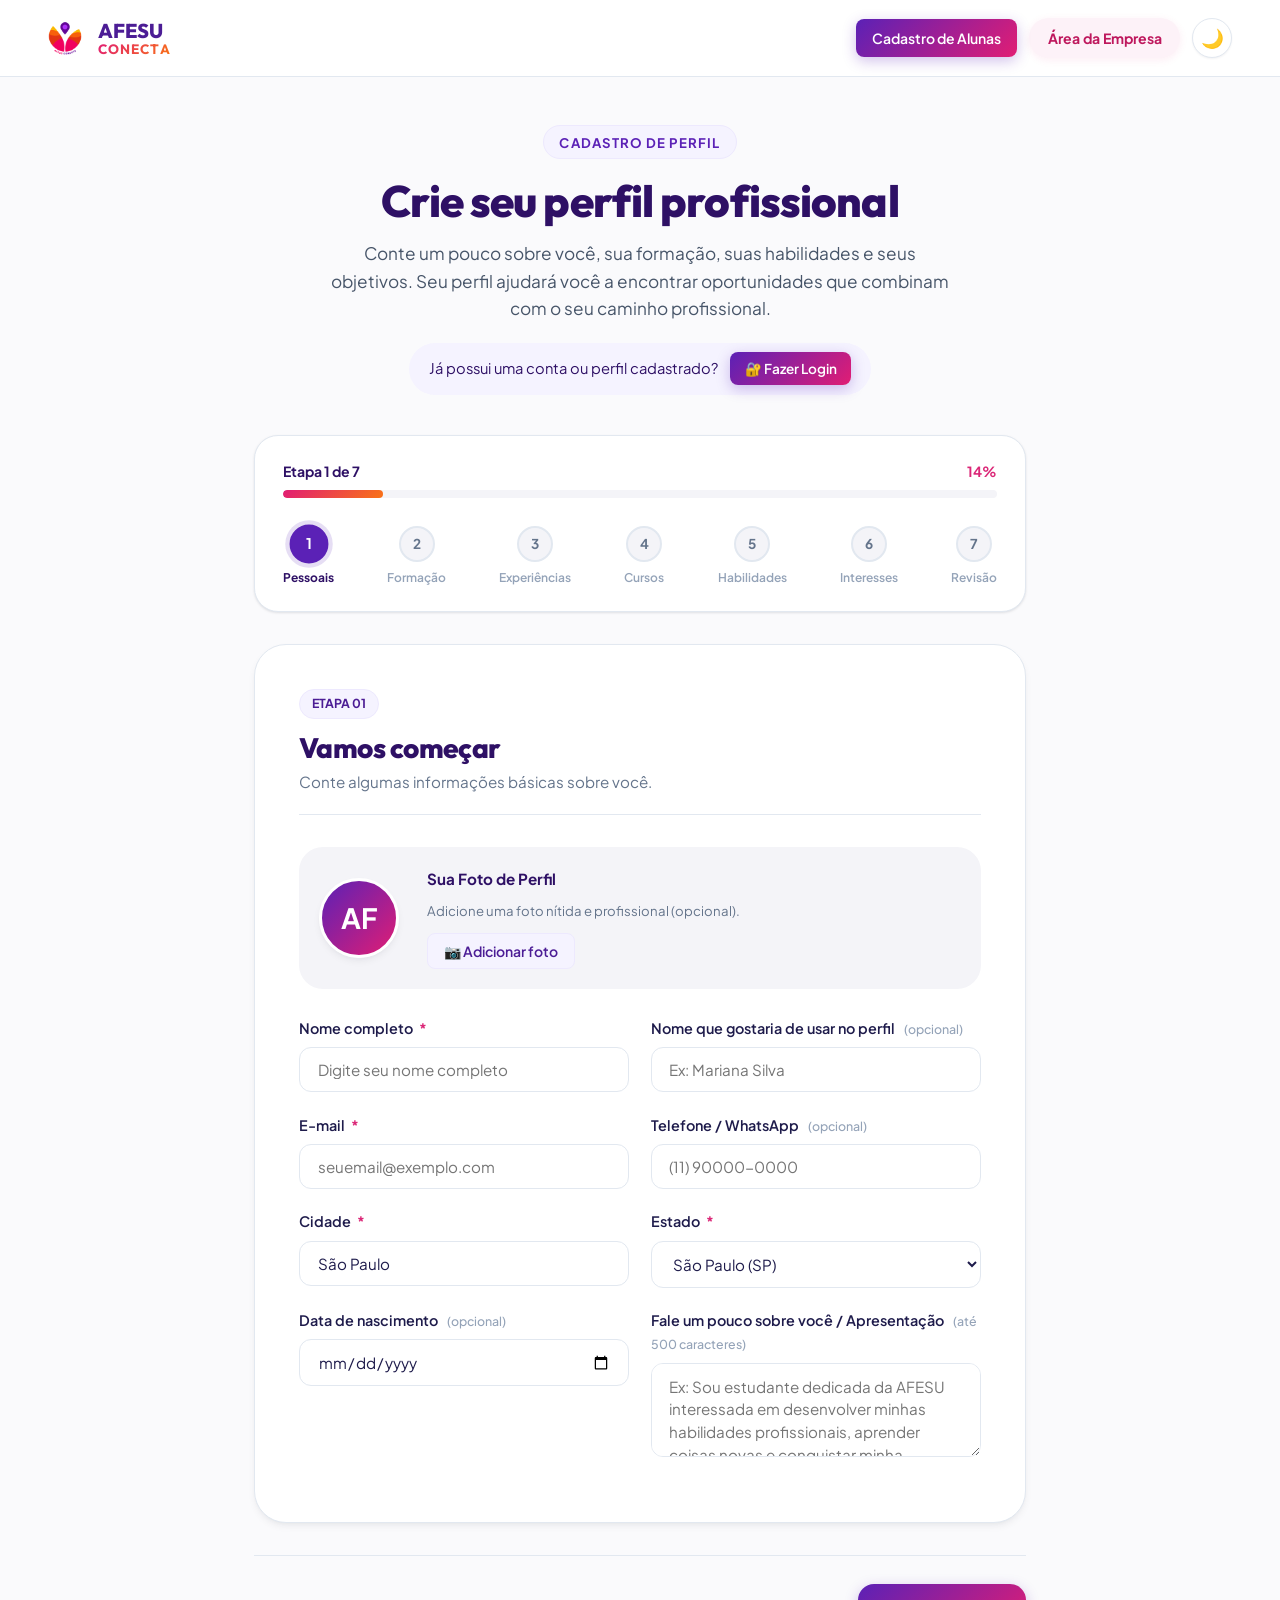
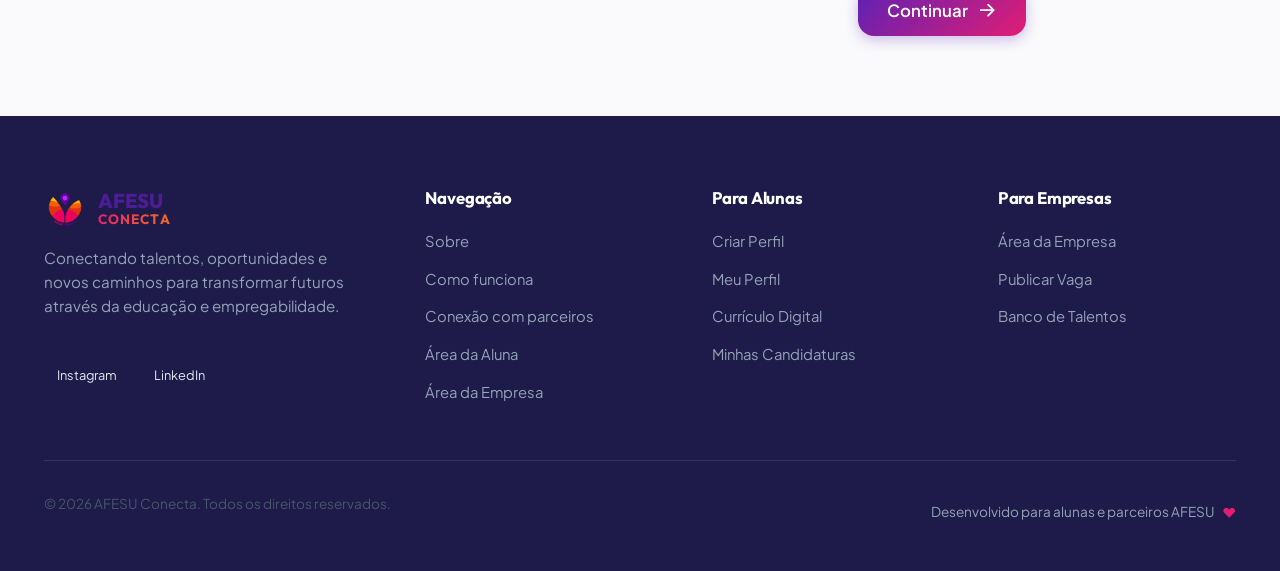
<file: criar-perfil.html>
<!DOCTYPE html>
<html lang="pt-BR">
<head>
  <meta charset="UTF-8">
  <meta name="viewport" content="width=device-width, initial-scale=1.0">
  <title>Criar Meu Perfil — AFESU Conecta</title>
  <meta name="description" content="Crie seu perfil profissional no AFESU Conecta e conecte sua trajetória a oportunidades de emprego, estágio e cursos.">

  <!-- Google Fonts -->
  <link rel="preconnect" href="https://fonts.googleapis.com">
  <link rel="preconnect" href="https://fonts.gstatic.com" crossorigin>
  <link href="https://fonts.googleapis.com/css2?family=Outfit:wght@500;600;700;800&family=Plus+Jakarta+Sans:wght@400;500;600;700&display=swap" rel="stylesheet">

  <!-- Estilos CSS -->
  <link rel="stylesheet" href="css/variables.css?v=27">
  <link rel="stylesheet" href="css/base.css?v=27">
  <link rel="stylesheet" href="css/components.css?v=27">
  <link rel="stylesheet" href="css/layout.css?v=27">
  <link rel="stylesheet" href="css/profile-form.css?v=27">
  <link rel="stylesheet" href="css/animations.css?v=27">
  <link rel="stylesheet" href="css/responsive.css?v=27">
  <script>
    (function() {
      const savedTheme = localStorage.getItem('afesu_theme') || 'light';
      document.documentElement.setAttribute('data-theme', savedTheme);
    })();
  </script>
</head>
<body>

  <!-- ========================================================================
       1. HEADER / NAVBAR SUPERIOR
       ======================================================================== -->
  <!-- ========================================================================
       1. HEADER / NAVBAR SUPERIOR
       ======================================================================== -->
  <header class="site-header" id="siteHeader">
    <div class="container header-container">
      
      <!-- Logotipo Oficial AFESU CONECTA -->
      <a href="index.html" class="brand-logo" aria-label="AFESU Conecta — Início">
        <img src="assets/images/logo.png" alt="AFESU Conecta Logo" style="width: 42px; height: 42px; object-fit: contain;">
        <div class="brand-logo-text">
          <span class="brand-name">AFESU</span>
          <span class="brand-tagline">CONECTA</span>
        </div>
      </a>

      <!-- Menu de Navegação Oculto no Cadastro -->
      <nav class="nav-menu" id="navMenu" style="display: none;"></nav>

      <!-- Botões de Ação do Header no Cadastro -->
      <div class="header-actions">
        <a href="login.html" class="btn btn-outline btn-sm nav-desktop-btn" id="btnHeaderLogin">
          🔐 Já tenho conta / Login
        </a>
        <a href="patrocinador.html" class="nav-portal-empresa nav-desktop-btn" id="btnHeaderSponsor">
          🏢 Área da Empresa
        </a>

        <!-- Botão Toggle de Modo Escuro -->
        <button type="button" class="btn-theme-toggle" id="btnThemeToggle" aria-label="Alternar modo escuro" title="Alternar tema claro/escuro">
          <span class="theme-icon-sun">☀️</span>
          <span class="theme-icon-moon">🌙</span>
        </button>
      </div>

    </div>
  </header>

  <main>
    <section class="onboarding-section">
      <div class="container onboarding-container">
        
        <!-- Cabeçalho de Boas-Vindas -->
        <div class="onboarding-header">
          <span class="section-tag purple">Cadastro de Perfil</span>
          <h1 class="onboarding-title">Crie seu perfil profissional</h1>
          <p class="onboarding-subtitle">
            Conte um pouco sobre você, sua formação, suas habilidades e seus objetivos. Seu perfil ajudará você a encontrar oportunidades que combinam com o seu caminho profissional.
          </p>

          <!-- Opção de Fazer Login -->
          <div class="onboarding-login-bar" style="margin-top: 1.25rem; display: inline-flex; align-items: center; justify-content: center; gap: 0.75rem; background: var(--color-purple-50); border: 1px solid var(--color-purple-200); padding: 0.6rem 1.25rem; border-radius: var(--radius-full); font-size: 0.92rem; color: var(--color-purple-900);">
            <span>Já possui uma conta ou perfil cadastrado?</span>
            <a href="login.html" class="btn btn-primary btn-sm" style="padding: 0.35rem 0.9rem; font-size: 0.85rem; text-decoration: none;">
              🔐 Fazer Login
            </a>
          </div>
        </div>

        <!-- Indicador de Progresso das Etapas -->
        <div class="steps-progress-card">
          <div class="steps-bar-wrapper">
            <div class="steps-bar-info">
              <span>Etapa <span id="currentStepNum">1</span> de 7</span>
              <span class="steps-bar-percent" id="progressPercentText">14%</span>
            </div>
            <div class="steps-progress-track">
              <div class="steps-progress-fill" id="progressBarFill" style="width: 14%;"></div>
            </div>
          </div>

          <div class="steps-nav-list">
            <div class="step-nav-item active" data-step-target="1">
              <div class="step-nav-circle">1</div>
              <span class="step-nav-label">Pessoais</span>
            </div>
            <div class="step-nav-item" data-step-target="2">
              <div class="step-nav-circle">2</div>
              <span class="step-nav-label">Formação</span>
            </div>
            <div class="step-nav-item" data-step-target="3">
              <div class="step-nav-circle">3</div>
              <span class="step-nav-label">Experiências</span>
            </div>
            <div class="step-nav-item" data-step-target="4">
              <div class="step-nav-circle">4</div>
              <span class="step-nav-label">Cursos</span>
            </div>
            <div class="step-nav-item" data-step-target="5">
              <div class="step-nav-circle">5</div>
              <span class="step-nav-label">Habilidades</span>
            </div>
            <div class="step-nav-item" data-step-target="6">
              <div class="step-nav-circle">6</div>
              <span class="step-nav-label">Interesses</span>
            </div>
            <div class="step-nav-item" data-step-target="7">
              <div class="step-nav-circle">7</div>
              <span class="step-nav-label">Revisão</span>
            </div>
          </div>
        </div>

        <!-- ====================================================================
             ETAPA 1: INFORMAÇÕES PESSOAIS & FOTO
             ==================================================================== -->
        <div class="form-step-card active" data-step="1">
          <div class="step-header">
            <span class="step-badge">Etapa 01</span>
            <h2 class="step-title">Vamos começar</h2>
            <p class="step-desc">Conte algumas informações básicas sobre você.</p>
          </div>

          <!-- Upload de Foto de Perfil -->
          <div class="photo-upload-container">
            <div class="photo-preview-circle" id="photoPreviewCircle">
              <span>AF</span>
            </div>
            <div class="photo-upload-actions">
              <div class="photo-upload-title">Sua Foto de Perfil</div>
              <div class="photo-upload-desc">Adicione uma foto nítida e profissional (opcional).</div>
              <div class="photo-btns-row">
                <input type="file" id="photoFileInput" accept="image/*" style="display: none;">
                <button type="button" class="btn btn-secondary btn-sm" id="btnSelectPhoto">
                  📷 Adicionar foto
                </button>
                <button type="button" class="btn btn-outline btn-sm" id="btnRemovePhoto" style="display: none; color: var(--color-pink-600);">
                  Remover
                </button>
              </div>
            </div>
          </div>

          <!-- Campos de Dados Pessoais -->
          <div class="form-grid-2">
            <div class="form-group">
              <label class="form-label" for="inputFullName">
                Nome completo <span class="required-star">*</span>
              </label>
              <input type="text" id="inputFullName" class="form-control" placeholder="Digite seu nome completo" required>
            </div>

            <div class="form-group">
              <label class="form-label" for="inputSocialName">
                Nome que gostaria de usar no perfil <span class="optional-tag">(opcional)</span>
              </label>
              <input type="text" id="inputSocialName" class="form-control" placeholder="Ex: Mariana Silva">
            </div>
          </div>

          <div class="form-grid-2">
            <div class="form-group">
              <label class="form-label" for="inputEmail">
                E-mail <span class="required-star">*</span>
              </label>
              <input type="email" id="inputEmail" class="form-control" placeholder="seuemail@exemplo.com" required>
            </div>

            <div class="form-group">
              <label class="form-label" for="inputPhone">
                Telefone / WhatsApp <span class="optional-tag">(opcional)</span>
              </label>
              <input type="tel" id="inputPhone" class="form-control" placeholder="(11) 90000-0000">
            </div>
          </div>

          <div class="form-grid-2">
            <div class="form-group">
              <label class="form-label" for="inputCity">
                Cidade <span class="required-star">*</span>
              </label>
              <input type="text" id="inputCity" class="form-control" value="São Paulo" placeholder="Ex: São Paulo" required>
            </div>

            <div class="form-group">
              <label class="form-label" for="inputState">
                Estado <span class="required-star">*</span>
              </label>
              <select id="inputState" class="form-control">
                <option value="SP" selected>São Paulo (SP)</option>
                <option value="RJ">Rio de Janeiro (RJ)</option>
                <option value="MG">Minas Gerais (MG)</option>
                <option value="PR">Paraná (PR)</option>
                <option value="Outro">Outro Estado</option>
              </select>
            </div>
          </div>

          <div class="form-grid-2">
            <div class="form-group">
              <label class="form-label" for="inputBirthDate">
                Data de nascimento <span class="optional-tag">(opcional)</span>
              </label>
              <input type="date" id="inputBirthDate" class="form-control">
            </div>

            <div class="form-group">
              <label class="form-label" for="inputBio">
                Fale um pouco sobre você / Apresentação <span class="optional-tag">(até 500 caracteres)</span>
              </label>
              <textarea id="inputBio" class="form-control" rows="3" maxlength="500" placeholder="Ex: Sou estudante dedicada da AFESU interessada em desenvolver minhas habilidades profissionais, aprender coisas novas e conquistar minha primeira oportunidade no mercado de trabalho."></textarea>
            </div>
          </div>
        </div>

        <!-- ====================================================================
             ETAPA 2: FORMAÇÃO EDUCACIONAL
             ==================================================================== -->
        <div class="form-step-card" data-step="2">
          <div class="step-header">
            <span class="step-badge">Etapa 02</span>
            <h2 class="step-title">Sua formação</h2>
            <p class="step-desc">Conte um pouco sobre sua trajetória educacional e cursos na AFESU.</p>
          </div>

          <!-- Lista de Formações Adicionadas -->
          <div class="items-card-list" id="formationsList"></div>

          <!-- Botão para Adicionar Nova Formação -->
          <button type="button" class="btn-add-item" id="btnAddFormation">
            <span>+ Adicionar formação</span>
          </button>
        </div>

        <!-- ====================================================================
             ETAPA 3: EXPERIÊNCIAS
             ==================================================================== -->
        <div class="form-step-card" data-step="3">
          <div class="step-header">
            <span class="step-badge">Etapa 03</span>
            <h2 class="step-title">Suas experiências</h2>
            <p class="step-desc">Conte sobre experiências que ajudam a mostrar seus conhecimentos e habilidades.</p>
          </div>

          <!-- Opção Acolhedora Sem Experiência -->
          <div class="no-experience-toggle">
            <label class="no-exp-checkbox-label">
              <input type="checkbox" id="noExperienceCheckbox">
              <span>Ainda não tenho experiência profissional formal</span>
            </label>
            <div class="no-exp-encouragement" id="noExpEncouragement">
              💛 <strong>Tudo bem!</strong> Cursos, projetos da AFESU, trabalhos voluntários e atividades acadêmicas também ajudam a mostrar seu talento e potencial.
            </div>
          </div>

          <div id="expSectionContent">
            <!-- Lista de Experiências Adicionadas -->
            <div class="items-card-list" id="experiencesList"></div>

            <button type="button" class="btn-add-item" id="btnAddExperience">
              <span>+ Adicionar experiência</span>
            </button>
          </div>
        </div>

        <!-- ====================================================================
             ETAPA 4: CURSOS E CERTIFICAÇÕES
             ==================================================================== -->
        <div class="form-step-card" data-step="4">
          <div class="step-header">
            <span class="step-badge">Etapa 04</span>
            <h2 class="step-title">Cursos e certificações</h2>
            <p class="step-desc">Adicione cursos e capacitações extracurriculares que você já realizou.</p>
          </div>

          <!-- Lista de Cursos -->
          <div class="items-card-list" id="coursesList"></div>

          <button type="button" class="btn-add-item" id="btnAddCourse">
            <span>+ Adicionar curso ou certificado</span>
          </button>
        </div>

        <!-- ====================================================================
             ETAPA 5: HABILIDADES
             ==================================================================== -->
        <div class="form-step-card" data-step="5">
          <div class="step-header">
            <span class="step-badge">Etapa 05</span>
            <h2 class="step-title">Suas habilidades</h2>
            <p class="step-desc">Selecione ou adicione habilidades que representam seus conhecimentos técnicos e comportamentais.</p>
          </div>

          <div class="skills-selector-wrapper">
            <div class="skills-chips-grid">
              <button type="button" class="skill-chip-btn" data-skill="Comunicação">💬 Comunicação</button>
              <button type="button" class="skill-chip-btn" data-skill="Organização">📋 Organização</button>
              <button type="button" class="skill-chip-btn" data-skill="Trabalho em equipe">🤝 Trabalho em equipe</button>
              <button type="button" class="skill-chip-btn" data-skill="Atendimento ao cliente">🎧 Atendimento ao cliente</button>
              <button type="button" class="skill-chip-btn" data-skill="Pacote Office">💻 Pacote Office</button>
              <button type="button" class="skill-chip-btn" data-skill="Excel">📊 Excel</button>
              <button type="button" class="skill-chip-btn" data-skill="Redes sociais">📱 Redes sociais</button>
              <button type="button" class="skill-chip-btn" data-skill="Criatividade">🎨 Criatividade</button>
              <button type="button" class="skill-chip-btn" data-skill="Liderança">⭐ Liderança</button>
              <button type="button" class="skill-chip-btn" data-skill="Planejamento">📅 Planejamento</button>
              <button type="button" class="skill-chip-btn" data-skill="Inglês">🌍 Inglês</button>
              <button type="button" class="skill-chip-btn" data-skill="Tecnologia">⚙️ Tecnologia</button>
              <button type="button" class="skill-chip-btn" data-skill="Gestão de tempo">⏰ Gestão de tempo</button>
              <button type="button" class="skill-chip-btn" data-skill="HTML & CSS">🌐 HTML & CSS</button>
              <button type="button" class="skill-chip-btn" data-skill="Design Digital">✨ Design Digital</button>
            </div>

            <!-- Adicionar Habilidade Customizada -->
            <div class="add-custom-skill-row">
              <input type="text" id="inputCustomSkill" class="form-control" placeholder="Digite outra habilidade...">
              <button type="button" class="btn btn-primary" id="btnAddCustomSkill" style="white-space: nowrap;">
                Adicionar
              </button>
            </div>

            <!-- Tags Selecionadas -->
            <div class="selected-skills-container">
              <div class="selected-skills-title">Habilidades Selecionadas</div>
              <div class="active-skills-list" id="activeSkillsList"></div>
            </div>
          </div>
        </div>

        <!-- ====================================================================
             ETAPA 6: OBJETIVOS E INTERESSES
             ==================================================================== -->
        <div class="form-step-card" data-step="6">
          <div class="step-header">
            <span class="step-badge">Etapa 06</span>
            <h2 class="step-title">Que caminho você quer seguir?</h2>
            <p class="step-desc">Escolha as áreas e preferências de oportunidades que mais despertam seu interesse.</p>
          </div>

          <!-- Áreas de Interesse -->
          <div class="form-group">
            <label class="form-label" style="font-weight: 700; margin-bottom: 0.75rem;">
              1. Áreas de Interesse (Selecione uma ou mais)
            </label>
            <div class="interests-grid">
              <label class="interest-checkbox-card">
                <input type="checkbox" name="interestArea" value="Administração">
                <span>Administração</span>
              </label>
              <label class="interest-checkbox-card">
                <input type="checkbox" name="interestArea" value="Tecnologia">
                <span>Tecnologia</span>
              </label>
              <label class="interest-checkbox-card">
                <input type="checkbox" name="interestArea" value="Comunicação">
                <span>Comunicação</span>
              </label>
              <label class="interest-checkbox-card">
                <input type="checkbox" name="interestArea" value="Marketing">
                <span>Marketing</span>
              </label>
              <label class="interest-checkbox-card">
                <input type="checkbox" name="interestArea" value="Recursos Humanos">
                <span>Recursos Humanos</span>
              </label>
              <label class="interest-checkbox-card">
                <input type="checkbox" name="interestArea" value="Atendimento">
                <span>Atendimento</span>
              </label>
              <label class="interest-checkbox-card">
                <input type="checkbox" name="interestArea" value="Finanças">
                <span>Finanças</span>
              </label>
              <label class="interest-checkbox-card">
                <input type="checkbox" name="interestArea" value="Design">
                <span>Design</span>
              </label>
              <label class="interest-checkbox-card">
                <input type="checkbox" name="interestArea" value="Educação">
                <span>Educação</span>
              </label>
            </div>
          </div>

          <!-- Tipos de Oportunidade -->
          <div class="form-group">
            <label class="form-label" style="font-weight: 700; margin-bottom: 0.75rem;">
              2. Que tipo de oportunidade você procura?
            </label>
            <div class="interests-grid">
              <label class="interest-checkbox-card">
                <input type="checkbox" name="interestType" value="Emprego">
                <span>💼 Emprego</span>
              </label>
              <label class="interest-checkbox-card">
                <input type="checkbox" name="interestType" value="Estágio">
                <span>🌱 Estágio</span>
              </label>
              <label class="interest-checkbox-card">
                <input type="checkbox" name="interestType" value="Curso">
                <span>🎓 Curso / Capacitação</span>
              </label>
            </div>
          </div>

          <!-- Formato de Trabalho -->
          <div class="form-group">
            <label class="form-label" style="font-weight: 700; margin-bottom: 0.75rem;">
              3. Qual formato você prefere?
            </label>
            <div class="interests-grid">
              <label class="interest-checkbox-card">
                <input type="checkbox" name="interestFormat" value="Presencial">
                <span>🏢 Presencial</span>
              </label>
              <label class="interest-checkbox-card">
                <input type="checkbox" name="interestFormat" value="Híbrido">
                <span>🔄 Híbrido</span>
              </label>
              <label class="interest-checkbox-card">
                <input type="checkbox" name="interestFormat" value="Remoto">
                <span>🏠 Remoto</span>
              </label>
            </div>
          </div>

          <!-- Cidades de Interesse -->
          <div class="form-group">
            <label class="form-label" for="inputInterestCities" style="font-weight: 700;">
              4. Cidades de interesse para atuar
            </label>
            <input type="text" id="inputInterestCities" class="form-control" placeholder="Ex: São Paulo, Osasco, Santo André, Guarulhos" value="São Paulo, Osasco">
          </div>
        </div>

        <!-- ====================================================================
             ETAPA 7: REVISÃO & FINALIZAÇÃO
             ==================================================================== -->
        <div class="form-step-card" data-step="7">
          <div class="step-header">
            <span class="step-badge">Etapa Final</span>
            <h2 class="step-title">Revise seu perfil</h2>
            <p class="step-desc">Confira todas as informações antes de finalizar seu cadastro no AFESU Conecta.</p>
          </div>

          <!-- Gauge de Completude -->
          <div class="completeness-gauge-card">
            <div class="gauge-circle-box" id="reviewGaugeValue">100%</div>
            <div class="gauge-info">
              <h4>Completude do Perfil</h4>
              <p id="reviewGaugeMsg">Excelente! Seu perfil está completo e pronto para encontrar novas oportunidades!</p>
            </div>
          </div>

          <!-- Blocos de Revisão com Botões de Editar -->
          <div class="review-sections-list">
            
            <div class="review-block">
              <div class="review-block-header">
                <span class="review-block-title">Informações Pessoais</span>
                <button type="button" class="btn-edit-step" data-edit-step="1">✏️ Editar</button>
              </div>
              <div id="reviewPersonal"></div>
            </div>

            <div class="review-block">
              <div class="review-block-header">
                <span class="review-block-title">Formação Acadêmica</span>
                <button type="button" class="btn-edit-step" data-edit-step="2">✏️ Editar</button>
              </div>
              <div id="reviewFormations"></div>
            </div>

            <div class="review-block">
              <div class="review-block-header">
                <span class="review-block-title">Experiências</span>
                <button type="button" class="btn-edit-step" data-edit-step="3">✏️ Editar</button>
              </div>
              <div id="reviewExperiences"></div>
            </div>

            <div class="review-block">
              <div class="review-block-header">
                <span class="review-block-title">Cursos & Certificações</span>
                <button type="button" class="btn-edit-step" data-edit-step="4">✏️ Editar</button>
              </div>
              <div id="reviewCourses"></div>
            </div>

            <div class="review-block">
              <div class="review-block-header">
                <span class="review-block-title">Habilidades</span>
                <button type="button" class="btn-edit-step" data-edit-step="5">✏️ Editar</button>
              </div>
              <div id="reviewSkills"></div>
            </div>

            <div class="review-block">
              <div class="review-block-header">
                <span class="review-block-title">Interesses e Preferências</span>
                <button type="button" class="btn-edit-step" data-edit-step="6">✏️ Editar</button>
              </div>
              <div id="reviewInterests"></div>
            </div>

          </div>
        </div>

        <!-- ====================================================================
             BARRA DE NAVEGAÇÃO ENTRE ETAPAS (VOLTAR / CONTINUAR)
             ==================================================================== -->
        <div class="step-actions-bar">
          <button type="button" class="btn btn-outline" id="btnPrevStep" style="display: none;">
            ← Voltar etapa
          </button>
          <div style="flex-grow: 1;"></div>
          <button type="button" class="btn btn-primary btn-lg" id="btnNextStep">
            <span>Continuar</span>
            <svg viewBox="0 0 20 20" fill="currentColor"><path fill-rule="evenodd" d="M10.293 3.293a1 1 0 011.414 0l6 6a1 1 0 010 1.414l-6 6a1 1 0 01-1.414-1.414L14.586 11H3a1 1 0 110-2h11.586l-4.293-4.293a1 1 0 010-1.414z" clip-rule="evenodd" /></svg>
          </button>
          <button type="button" class="btn btn-orange btn-lg" id="btnSubmitProfile" style="display: none;">
            <span>Criar meu perfil</span>
            <svg viewBox="0 0 20 20" fill="currentColor"><path fill-rule="evenodd" d="M16.707 5.293a1 1 0 010 1.414l-8 8a1 1 0 01-1.414 0l-4-4a1 1 0 011.414-1.414L8 12.586l7.293-7.293a1 1 0 011.414 0z" clip-rule="evenodd" /></svg>
          </button>
        </div>

      </div>
    </section>
  </main>

  <!-- ========================================================================
       MODAL DE ADICIONAR FORMAÇÃO
       ======================================================================== -->
  <div class="modal-overlay" id="formationModal" role="dialog" aria-modal="true">
    <div class="modal-container">
      <button class="modal-close" id="modalFormationClose">✕</button>
      <div class="modal-header">
        <h3 class="modal-title">Adicionar Formação</h3>
      </div>
      <form id="formFormation">
        <div class="modal-form-group">
          <label class="modal-label" for="eduInst">Instituição de Ensino</label>
          <input type="text" id="eduInst" class="modal-input" placeholder="Ex: AFESU Veleiros" required>
        </div>
        <div class="modal-form-group">
          <label class="modal-label" for="eduCourse">Curso / Formação</label>
          <input type="text" id="eduCourse" class="modal-input" placeholder="Ex: Técnico em Tecnologia & Programação" required>
        </div>
        <div class="modal-form-group">
          <label class="modal-label" for="eduLevel">Nível de Formação</label>
          <select id="eduLevel" class="modal-input">
            <option value="Ensino técnico">Ensino técnico</option>
            <option value="Ensino médio">Ensino médio</option>
            <option value="Ensino superior">Ensino superior</option>
            <option value="Curso profissionalizante">Curso profissionalizante</option>
            <option value="Outro">Outro</option>
          </select>
        </div>
        <div class="form-grid-2">
          <div class="modal-form-group">
            <label class="modal-label" for="eduStatus">Status</label>
            <select id="eduStatus" class="modal-input">
              <option value="Em andamento">Em andamento</option>
              <option value="Concluído" selected>Concluído</option>
            </select>
          </div>
          <div class="modal-form-group">
            <label class="modal-label" for="eduYear">Ano de Conclusão / Previsão</label>
            <input type="text" id="eduYear" class="modal-input" placeholder="Ex: 2026" required>
          </div>
        </div>
        <button type="submit" class="btn btn-primary btn-lg" style="width: 100%; margin-top: 1rem;">
          Salvar Formação
        </button>
      </form>
    </div>
  </div>

  <!-- ========================================================================
       MODAL DE ADICIONAR EXPERIÊNCIA
       ======================================================================== -->
  <div class="modal-overlay" id="experienceModal" role="dialog" aria-modal="true">
    <div class="modal-container">
      <button class="modal-close" id="modalExperienceClose">✕</button>
      <div class="modal-header">
        <h3 class="modal-title">Adicionar Experiência</h3>
      </div>
      <form id="formExperience">
        <div class="modal-form-group">
          <label class="modal-label" for="expCompany">Empresa / Instituição</label>
          <input type="text" id="expCompany" class="modal-input" placeholder="Ex: Empresa Parceira AFESU" required>
        </div>
        <div class="modal-form-group">
          <label class="modal-label" for="expRole">Cargo / Função</label>
          <input type="text" id="expRole" class="modal-input" placeholder="Ex: Auxiliar de Atendimento" required>
        </div>
        <div class="modal-form-group">
          <label class="modal-label" for="expType">Tipo de Experiência</label>
          <select id="expType" class="modal-input">
            <option value="Estágio">Estágio</option>
            <option value="Emprego">Emprego</option>
            <option value="Jovem aprendiz">Jovem aprendiz</option>
            <option value="Trabalho voluntário">Trabalho voluntário</option>
            <option value="Projeto acadêmico">Projeto acadêmico</option>
            <option value="Outra experiência">Outra experiência</option>
          </select>
        </div>
        <div class="form-grid-2">
          <div class="modal-form-group">
            <label class="modal-label" for="expStart">Data de Início</label>
            <input type="text" id="expStart" class="modal-input" placeholder="Ex: Março 2025" required>
          </div>
          <div class="modal-form-group">
            <label class="modal-label" for="expEnd">Data de Término</label>
            <input type="text" id="expEnd" class="modal-input" placeholder="Ex: Dezembro 2025">
          </div>
        </div>
        <div class="modal-form-group">
          <label style="display: flex; align-items: center; gap: 0.5rem; font-size: 0.875rem; cursor: pointer;">
            <input type="checkbox" id="expCurrent">
            <span>Trabalho atualmente neste local</span>
          </label>
        </div>
        <div class="modal-form-group">
          <label class="modal-label" for="expDesc">Descrição das Atividades</label>
          <textarea id="expDesc" class="modal-input" rows="3" placeholder="Conte brevemente o que você desenvolveu..."></textarea>
        </div>
        <button type="submit" class="btn btn-primary btn-lg" style="width: 100%;">
          Salvar Experiência
        </button>
      </form>
    </div>
  </div>

  <!-- ========================================================================
       MODAL DE ADICIONAR CURSO
       ======================================================================== -->
  <div class="modal-overlay" id="courseModal" role="dialog" aria-modal="true">
    <div class="modal-container">
      <button class="modal-close" id="modalCourseClose">✕</button>
      <div class="modal-header">
        <h3 class="modal-title">Adicionar Curso</h3>
      </div>
      <form id="formCourse">
        <div class="modal-form-group">
          <label class="modal-label" for="curName">Nome do Curso / Certificação</label>
          <input type="text" id="curName" class="modal-input" placeholder="Ex: Excel para o Mercado de Trabalho" required>
        </div>
        <div class="modal-form-group">
          <label class="modal-label" for="curInst">Instituição</label>
          <input type="text" id="curInst" class="modal-input" placeholder="Ex: AFESU Conecta" required>
        </div>
        <div class="form-grid-2">
          <div class="modal-form-group">
            <label class="modal-label" for="curHours">Carga Horária (horas)</label>
            <input type="number" id="curHours" class="modal-input" placeholder="Ex: 40" required>
          </div>
          <div class="modal-form-group">
            <label class="modal-label" for="curYear">Ano de Conclusão</label>
            <input type="text" id="curYear" class="modal-input" placeholder="Ex: 2026" required>
          </div>
        </div>
        <div class="modal-form-group">
          <label class="modal-label" for="curCert">Possui Certificado?</label>
          <select id="curCert" class="modal-input">
            <option value="sim" selected>Sim</option>
            <option value="nao">Não</option>
          </select>
        </div>
        <button type="submit" class="btn btn-primary btn-lg" style="width: 100%;">
          Salvar Curso
        </button>
      </form>
    </div>
  </div>

  <!-- ========================================================================
       MODAL DE CELEBRAÇÃO & SUCESSO
       ======================================================================== -->
  <div class="modal-overlay" id="successModal" role="dialog" aria-modal="true">
    <div class="modal-container success-modal-container">
      <div class="success-icon-box">
        <svg viewBox="0 0 24 24" fill="none" stroke="currentColor" stroke-width="2.5" stroke-linecap="round" stroke-linejoin="round">
          <path d="M22 11.08V12a10 10 0 1 1-5.93-9.14"></path>
          <polyline points="22 4 12 14.01 9 11.01"></polyline>
        </svg>
      </div>

      <h2 class="success-title">Perfil criado com sucesso!</h2>
      <p class="success-desc">
        Parabéns! Suas informações foram organizadas e agora você já pode visualizar seu perfil profissional e explorar oportunidades alinhadas com o seu caminho.
      </p>

      <div class="success-actions" style="display: flex; flex-wrap: wrap; gap: 0.75rem; justify-content: center;">
        <a href="curriculo.html" class="btn btn-primary btn-lg">
          <span>📄 Ver meu currículo</span>
          <svg viewBox="0 0 20 20" fill="currentColor"><path fill-rule="evenodd" d="M10.293 3.293a1 1 0 011.414 0l6 6a1 1 0 010 1.414l-6 6a1 1 0 01-1.414-1.414L14.586 11H3a1 1 0 110-2h11.586l-4.293-4.293a1 1 0 010-1.414z" clip-rule="evenodd" /></svg>
        </a>
        <a href="perfil.html" class="btn btn-outline btn-lg">
          <span>Ver perfil completo</span>
        </a>
        <a href="oportunidades.html" class="btn btn-outline btn-lg">
          Explorar oportunidades
        </a>
      </div>
    </div>
  </div>

  <!-- Footer Padronizado AFESU CONECTA -->
  <footer class="site-footer">
    <div class="container">
      <div class="footer-grid">
        
        <div class="footer-col-main">
          <a href="index.html" class="brand-logo" style="margin-bottom: 1rem; display: inline-flex;">
            <img src="assets/images/logo.png" alt="AFESU Conecta Logo" style="width: 42px; height: 42px; object-fit: contain;">
            <div class="brand-logo-text">
              <span class="brand-name">AFESU</span>
              <span class="brand-tagline">CONECTA</span>
            </div>
          </a>
          <p class="footer-brand-desc">
            Conectando talentos, oportunidades e novos caminhos para transformar futuros através da educação e empregabilidade.
          </p>
          <div class="footer-social-links" style="display: flex; gap: 0.75rem; margin-top: 1rem;">
            <a href="https://instagram.com" target="_blank" rel="noopener" class="btn-toolbar-ghost" style="padding: 0.4rem 0.8rem; font-size: 0.8rem;">Instagram</a>
            <a href="https://linkedin.com" target="_blank" rel="noopener" class="btn-toolbar-ghost" style="padding: 0.4rem 0.8rem; font-size: 0.8rem;">LinkedIn</a>
          </div>
        </div>

        <div class="footer-col">
          <h4 class="footer-heading">Navegação</h4>
          <ul class="footer-links-list">
            <li><a href="index.html#sobre">Sobre</a></li>
            <li><a href="index.html#como-funciona">Como funciona</a></li>
            <li><a href="index.html#parceiros">Conexão com parceiros</a></li>
            <li><a href="criar-perfil.html">Área da Aluna</a></li>
            <li><a href="patrocinador.html">Área da Empresa</a></li>
          </ul>
        </div>

        <div class="footer-col">
          <h4 class="footer-heading">Para Alunas</h4>
          <ul class="footer-links-list">
            <li><a href="criar-perfil.html">Criar Perfil</a></li>
            <li><a href="perfil.html">Meu Perfil</a></li>
            <li><a href="curriculo.html">Currículo Digital</a></li>
            <li><a href="oportunidades.html?view=candidaturas">Minhas Candidaturas</a></li>
          </ul>
        </div>

        <div class="footer-col">
          <h4 class="footer-heading">Para Empresas</h4>
          <ul class="footer-links-list">
            <li><a href="patrocinador.html">Área da Empresa</a></li>
            <li><a href="patrocinador.html#minhasOportunidadesSection">Publicar Vaga</a></li>
            <li><a href="patrocinador.html#candidaturasSection">Banco de Talentos</a></li>
          </ul>
        </div>

      </div>

      <div class="footer-bottom">
        <p>© 2026 AFESU Conecta. Todos os direitos reservados.</p>
        <div class="footer-bottom-badge">
          <span>Desenvolvido para alunas e parceiros AFESU</span>
          <svg viewBox="0 0 20 20" fill="currentColor"><path fill-rule="evenodd" d="M3.172 5.172a4 4 0 015.656 0L10 6.343l1.172-1.171a4 4 0 115.656 5.656L10 17.657l-6.828-6.829a4 4 0 010-5.656z" clip-rule="evenodd" /></svg>
        </div>
      </div>
    </div>
  </footer>

  <!-- Scripts -->
  <script src="js/animations.js?v=27"></script>
  <script src="js/main.js?v=27"></script>
  <script src="js/profile-form.js?v=27"></script>
</body>
</html>
</file>
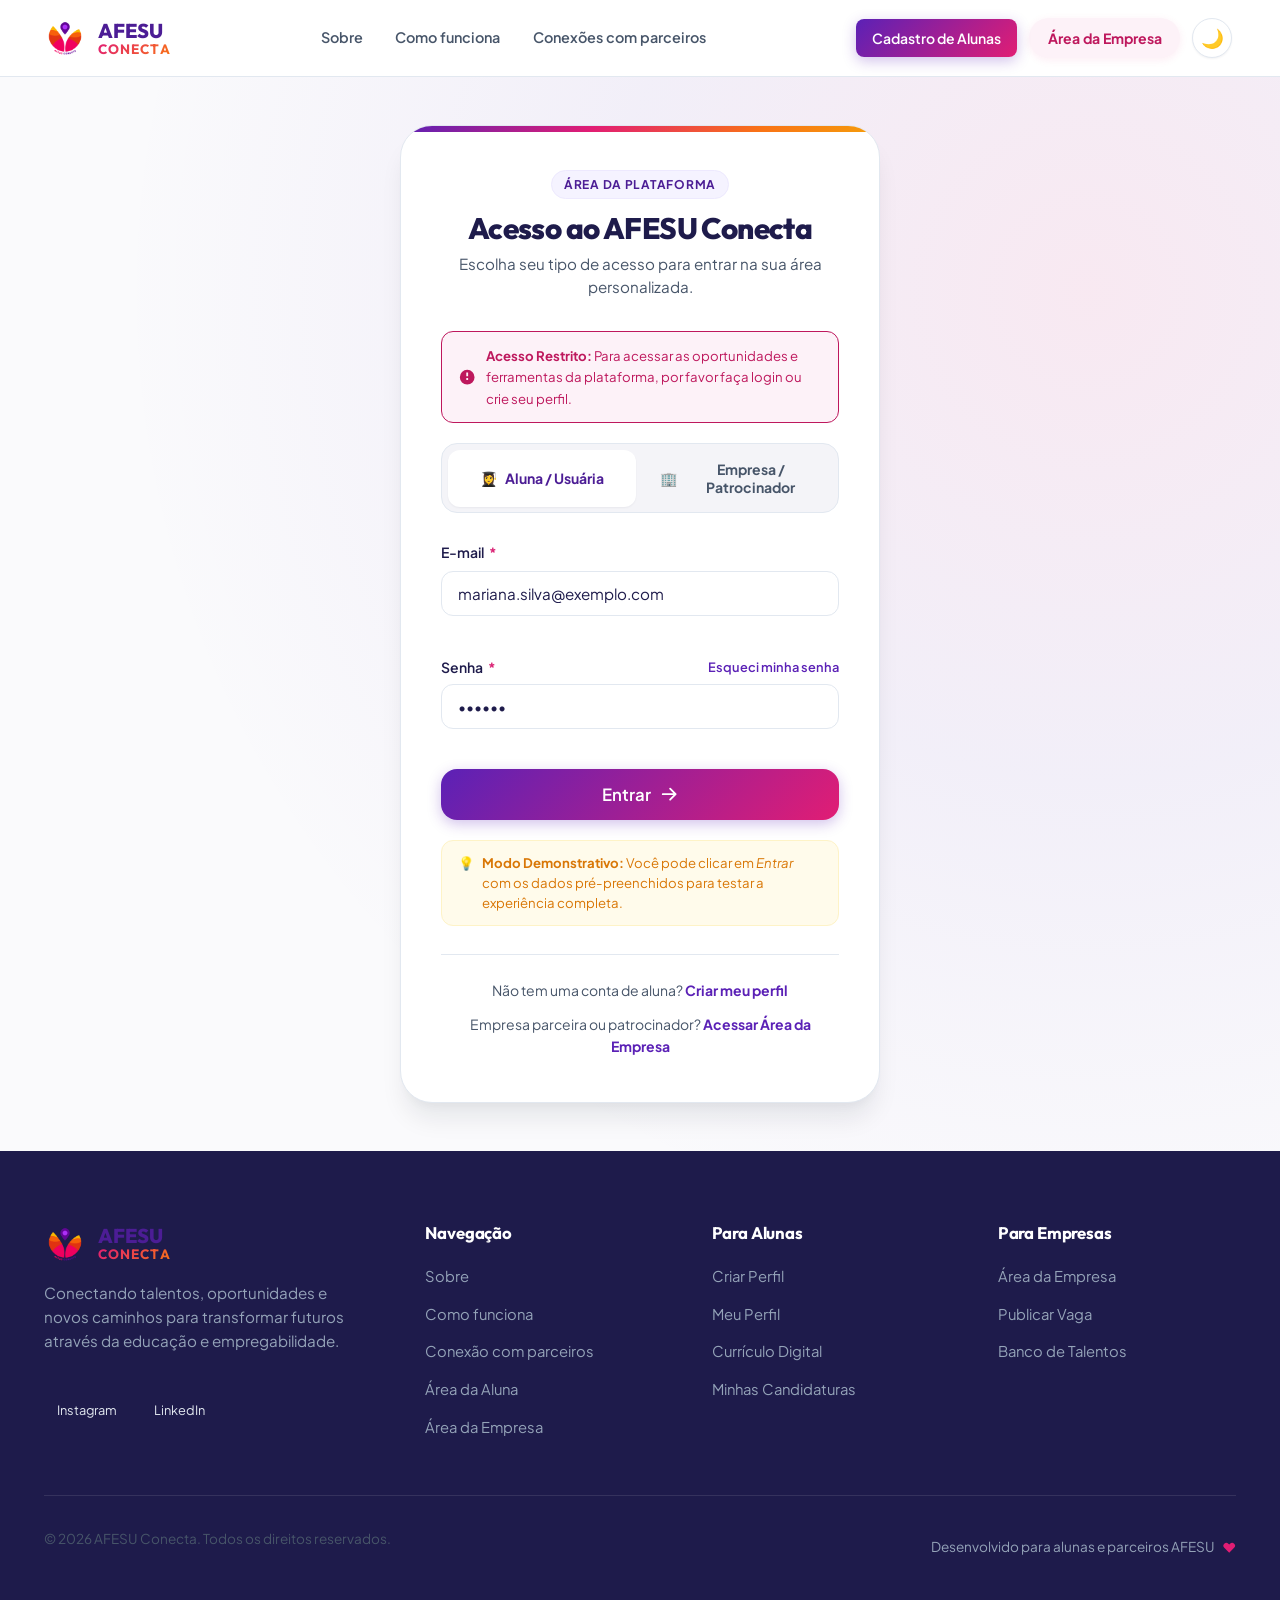
<file: curriculo.html>
<!DOCTYPE html>
<html lang="pt-BR">
<head>
  <meta charset="UTF-8">
  <meta name="viewport" content="width=device-width, initial-scale=1.0">
  <title>Currículo Digital — AFESU Conecta</title>
  <meta name="description" content="Currículo digital profissional e moderno da aluna AFESU Conecta para oportunidades de emprego, estágios e cursos.">

  <!-- Google Fonts: Outfit & Plus Jakarta Sans -->
  <link rel="preconnect" href="https://fonts.googleapis.com">
  <link rel="preconnect" href="https://fonts.gstatic.com" crossorigin>
  <link href="https://fonts.googleapis.com/css2?family=Outfit:wght@500;600;700;800&family=Plus+Jakarta+Sans:wght@400;500;600;700&display=swap" rel="stylesheet">

  <!-- Estilos CSS -->
  <link rel="stylesheet" href="css/variables.css?v=27">
  <link rel="stylesheet" href="css/base.css?v=27">
  <link rel="stylesheet" href="css/components.css?v=27">
  <link rel="stylesheet" href="css/layout.css?v=27">
  <link rel="stylesheet" href="css/profile-view.css?v=27">
  <link rel="stylesheet" href="css/curriculo.css?v=27">
  <link rel="stylesheet" href="css/animations.css?v=27">
  <link rel="stylesheet" href="css/responsive.css?v=27">
  <script>
    (function() {
      const savedTheme = localStorage.getItem('afesu_theme') || 'light';
      document.documentElement.setAttribute('data-theme', savedTheme);
    })();
  </script>
</head>
<body>

  <!-- ========================================================================
       1. HEADER / NAVBAR SUPERIOR
       ======================================================================== -->
  <header class="site-header" id="siteHeader">
    <div class="container header-container">
      
      <!-- Logotipo Oficial AFESU CONECTA -->
      <a href="index.html" class="brand-logo" aria-label="AFESU Conecta — Início">
        <img src="assets/images/logo.png" alt="AFESU Conecta Logo" style="width: 42px; height: 42px; object-fit: contain;">
        <div class="brand-logo-text">
          <span class="brand-name">AFESU</span>
          <span class="brand-tagline">CONECTA</span>
        </div>
      </a>

      <!-- Menu de Navegação da Aluna -->
      <nav class="nav-menu" id="navMenu" aria-label="Navegação da Aluna">
        <a href="perfil.html" class="nav-link">👤 Meu Perfil</a>
        <a href="curriculo.html" class="nav-link active">📄 Currículo</a>
        
        <!-- Menu Suspenso de Oportunidades -->
        <div class="nav-dropdown" id="oppNavDropdown">
          <button type="button" class="nav-link nav-dropdown-toggle" id="btnOppDropdown" aria-expanded="false" aria-haspopup="true">
            <span>💼 Oportunidades</span>
            <svg class="nav-dropdown-icon" viewBox="0 0 20 20" fill="currentColor">
              <path fill-rule="evenodd" d="M5.293 7.293a1 1 0 011.414 0L10 10.586l3.293-3.293a1 1 0 111.414 1.414l-4 4a1 1 0 01-1.414 0l-4-4a1 1 0 010-1.414z" clip-rule="evenodd" />
            </svg>
          </button>
          <div class="nav-dropdown-menu" id="oppDropdownMenu">
            <a href="oportunidades.html?cat=ALL" class="nav-dropdown-item" data-nav-cat="ALL">
              <div class="nav-dropdown-item-icon icon-bg-all">✨</div>
              <div class="nav-dropdown-item-info">
                <span class="nav-dropdown-item-title">Todas as Oportunidades</span>
                <span class="nav-dropdown-item-sub">Mural completo</span>
              </div>
            </a>
            <a href="oportunidades.html?cat=EMPREGO" class="nav-dropdown-item" data-nav-cat="EMPREGO">
              <div class="nav-dropdown-item-icon icon-bg-purple">💼</div>
              <div class="nav-dropdown-item-info">
                <span class="nav-dropdown-item-title">Vagas de Emprego</span>
                <span class="nav-dropdown-item-sub">CLT e contratos formais</span>
              </div>
              <span class="nav-dropdown-tag">Vagas</span>
            </a>
            <a href="oportunidades.html?cat=ESTÁGIO" class="nav-dropdown-item" data-nav-cat="ESTÁGIO">
              <div class="nav-dropdown-item-icon icon-bg-pink">🚀</div>
              <div class="nav-dropdown-item-info">
                <span class="nav-dropdown-item-title">Programas de Estágio</span>
                <span class="nav-dropdown-item-sub">Início de carreira & mentoria</span>
              </div>
              <span class="nav-dropdown-tag" style="background: var(--color-pink-100); color: var(--color-pink-800);">Estágios</span>
            </a>
            <a href="oportunidades.html?cat=CURSO" class="nav-dropdown-item" data-nav-cat="CURSO">
              <div class="nav-dropdown-item-icon icon-bg-orange">🎓</div>
              <div class="nav-dropdown-item-info">
                <span class="nav-dropdown-item-title">Cursos & Capacitações</span>
                <span class="nav-dropdown-item-sub">Workshops com certificado</span>
              </div>
              <span class="nav-dropdown-tag" style="background: var(--color-orange-100); color: var(--color-orange-800);">Cursos</span>
            </a>
          </div>
        </div>

        <a href="candidaturas.html" class="nav-link">📋 Minhas Candidaturas</a>

        <!-- Ações e Acessos no Drawer Mobile -->
        <div class="mobile-menu-actions">
          <a href="perfil.html" class="btn btn-secondary btn-sm" style="width: 100%; justify-content: center; margin-top: 0.25rem;">👤 Voltar ao Perfil</a>
          <button type="button" class="btn btn-outline btn-sm btn-drawer-logout" style="width: 100%; justify-content: center; color: var(--color-pink-600); border-color: var(--color-pink-200); margin-top: 0.25rem;">🚪 Sair da Conta</button>
        </div>
      </nav>

      <!-- Botões de Ação do Header -->
      <div class="header-actions">
        <a href="perfil.html" class="btn btn-outline btn-sm nav-desktop-btn" title="Voltar ao Perfil">
          👤 Voltar ao Perfil
        </a>

        <!-- Botão Toggle de Modo Escuro -->
        <button type="button" class="btn-theme-toggle" id="btnThemeToggle" aria-label="Alternar modo escuro" title="Alternar tema claro/escuro">
          <span class="theme-icon-sun">☀️</span>
          <span class="theme-icon-moon">🌙</span>
        </button>

        <!-- Botão Hamburger Mobile -->
        <button class="menu-toggle" id="menuToggle" aria-label="Abrir menu" aria-expanded="false">
          <span></span>
          <span></span>
          <span></span>
        </button>
      </div>

    </div>
  </header>

  <main>
    <section class="cv-page-section">
      <div class="container cv-page-container">
        
        <!-- ====================================================================
             2. BARRA DE FERRAMENTAS & AÇÕES DO CURRÍCULO
             ==================================================================== -->
        <div class="cv-top-toolbar">
          <div class="cv-toolbar-nav">
            <a href="perfil.html" class="btn-toolbar-ghost" id="btnBackToProfile" title="Voltar para a página de perfil">
              <svg viewBox="0 0 24 24" fill="none" stroke-width="2.5"><polyline points="15 18 9 12 15 6"></polyline></svg>
              <span>Voltar ao meu perfil</span>
            </a>
            <a href="criar-perfil.html" class="btn-toolbar-ghost" id="btnEditProfileCV" title="Editar dados do perfil">
              <svg viewBox="0 0 24 24" fill="none" stroke-width="2.5"><path d="M12 20h9"></path><path d="M16.5 3.5a2.121 2.121 0 0 1 3 3L7 19l-4 1 1-4L16.5 3.5z"></path></svg>
              <span>Editar perfil</span>
            </a>
            <a href="oportunidades.html" class="btn-toolbar-ghost" id="btnExploreOppsCV" title="Explorar vagas disponíveis">
              <svg viewBox="0 0 24 24" fill="none" stroke-width="2.5"><polygon points="12 2 15.09 8.26 22 9.27 17 14.14 18.18 21.02 12 17.77 5.82 21.02 7 14.14 2 9.27 8.91 8.26 12 2"></polygon></svg>
              <span>Explorar oportunidades</span>
            </a>
          </div>

          <div class="cv-toolbar-actions">
            <button type="button" class="btn-toolbar-ghost" id="btnToggleCleanView" title="Alternar para visualização limpa sem menus">
              <svg viewBox="0 0 24 24" fill="none" stroke-width="2.5"><path d="M1 12s4-8 11-8 11 8 11 8-4 8-11 8-11-8-11-8z"></path><circle cx="12" cy="12" r="3"></circle></svg>
              <span>Visualização limpa</span>
            </button>
            <button type="button" class="btn-toolbar-ghost" id="btnPrintCv" title="Imprimir ou salvar em PDF">
              <svg viewBox="0 0 24 24" fill="none" stroke-width="2.5"><polyline points="6 9 6 2 18 2 18 9"></polyline><path d="M6 18H4a2 2 0 0 1-2-2v-5a2 2 0 0 1 2-2h16a2 2 0 0 1 2 2v5a2 2 0 0 1-2 2h-2"></path><rect x="6" y="14" width="12" height="8"></rect></svg>
              <span>Imprimir / Salvar PDF</span>
            </button>
            <button type="button" class="btn-toolbar-ghost" id="btnShareCv" title="Compartilhar currículo">
              <svg viewBox="0 0 24 24" fill="none" stroke-width="2.5"><circle cx="18" cy="5" r="3"></circle><circle cx="6" cy="12" r="3"></circle><circle cx="18" cy="19" r="3"></circle><line x1="8.59" y1="13.51" x2="15.42" y2="17.49"></line><line x1="15.41" y1="6.51" x2="8.59" y2="10.49"></line></svg>
              <span>Compartilhar</span>
            </button>
            <button type="button" class="btn-toolbar-accent" id="btnApplyCv" title="Usar currículo em candidatura">
              <span>🚀 Usar em uma candidatura</span>
            </button>
          </div>
        </div>

        <!-- ====================================================================
             3. A FOLHA DIGITAL DO CURRÍCULO
             ==================================================================== -->
        <article class="cv-digital-sheet" id="cvDigitalSheet">
          
          <!-- Faixa de Cores da Marca -->
          <div class="cv-sheet-topbar"></div>

          <!-- Cabeçalho do Currículo -->
          <header class="cv-header-area">
            
            <!-- Avatar / Foto -->
            <div class="cv-avatar-wrapper">
              <div class="cv-avatar-circle" id="cvAvatar">
                <span>MS</span>
              </div>
              <div class="cv-seal-badge" title="Aluna AFESU Verificada">✓</div>
            </div>

            <!-- Dados Principais -->
            <div class="cv-identity-info">
              <div class="cv-brand-tag">
                <span class="cv-brand-tag-dot"></span>
                <span>Talento AFESU Conecta</span>
              </div>
              <h1 class="cv-candidate-name" id="cvFullName">Mariana Silva</h1>
              <div class="cv-headline-text" id="cvHeadline">Administração • Atendimento • Tecnologia</div>
              
              <div class="cv-contact-items-row">
                <div class="cv-contact-item">
                  <svg viewBox="0 0 24 24" fill="none" stroke="currentColor" stroke-width="2">
                    <path d="M21 10c0 7-9 13-9 13s-9-6-9-13a9 9 0 0 1 18 0z"></path>
                    <circle cx="12" cy="10" r="3"></circle>
                  </svg>
                  <span id="cvLocation">São Paulo, SP</span>
                </div>
                <div class="cv-contact-item">
                  <svg viewBox="0 0 24 24" fill="none" stroke="currentColor" stroke-width="2">
                    <path d="M4 4h16c1.1 0 2 .9 2 2v12c0 1.1-.9 2-2 2H4c-1.1 0-2-.9-2-2V6c0-1.1.9-2 2-2z"></path>
                    <polyline points="22,6 12,13 2,6"></polyline>
                  </svg>
                  <span id="cvEmail">mariana.silva@exemplo.com</span>
                </div>
                <div class="cv-contact-item">
                  <svg viewBox="0 0 24 24" fill="none" stroke="currentColor" stroke-width="2">
                    <path d="M22 16.92v3a2 2 0 0 1-2.18 2 19.79 19.79 0 0 1-8.63-3.07 19.5 19.5 0 0 1-6-6 19.79 19.79 0 0 1-3.07-8.67A2 2 0 0 1 4.11 2h3a2 2 0 0 1 2 1.72 12.84 12.84 0 0 0 .7 2.81 2 2 0 0 1-.45 2.11L8.09 9.91a16 16 0 0 0 6 6l1.27-1.27a2 2 0 0 1 2.11-.45 12.84 12.84 0 0 0 2.81.7A2 2 0 0 1 22 16.92z"></path>
                  </svg>
                  <span id="cvPhone">(11) 98765-4321</span>
                </div>
              </div>
            </div>

            <!-- Medidor de Completude do Perfil -->
            <div class="cv-completeness-box">
              <div class="cv-completeness-label">
                <span>Perfil</span>
                <span class="cv-completeness-val" id="cvCompletenessVal">100%</span>
                <span>completo</span>
              </div>
              <div class="cv-progress-track">
                <div class="cv-progress-bar" id="cvProgressBar" style="width: 100%;"></div>
              </div>
            </div>

          </header>

          <!-- Corpo do Currículo (Grade Principal & Lateral) -->
          <div class="cv-sheet-body">
            
            <!-- Coluna Principal (Esquerda) -->
            <div class="cv-main-stream">
              
              <!-- Objetivo Profissional em Destaque -->
              <div class="cv-section-block">
                <h2 class="cv-section-title">
                  <span class="cv-title-icon">
                    <svg viewBox="0 0 24 24" fill="none" stroke-width="2.5"><circle cx="12" cy="12" r="10"></circle><path d="m4.93 4.93 4.24 4.24"></path><path d="m14.83 9.17 4.24-4.24"></path><path d="m14.83 14.83 4.24 4.24"></path><path d="m9.17 14.83-4.24 4.24"></path><circle cx="12" cy="12" r="4"></circle></svg>
                  </span>
                  <span>Objetivo Profissional</span>
                </h2>
                <div class="cv-objective-card">
                  <span class="cv-objective-quote" id="cvObjectiveText">
                    "Buscando uma oportunidade para desenvolver minhas habilidades, adquirir experiência e contribuir com uma equipe."
                  </span>
                </div>
              </div>

              <!-- Sobre Mim -->
              <div class="cv-section-block">
                <h2 class="cv-section-title">
                  <span class="cv-title-icon">
                    <svg viewBox="0 0 24 24" fill="none" stroke-width="2.5"><path d="M20 21v-2a4 4 0 0 0-4-4H8a4 4 0 0 0-4 4v2"></path><circle cx="12" cy="7" r="4"></circle></svg>
                  </span>
                  <span>Sobre Mim</span>
                </h2>
                <div id="cvAboutContainer">
                  <p class="cv-about-text">
                    Sou uma estudante dedicada e focada em desenvolver minhas habilidades profissionais, aprender continuamente e conquistar novas oportunidades no mercado de trabalho com o apoio da formação integral da AFESU.
                  </p>
                </div>
              </div>

              <!-- Formação Acadêmica -->
              <div class="cv-section-block">
                <h2 class="cv-section-title">
                  <span class="cv-title-icon">
                    <svg viewBox="0 0 24 24" fill="none" stroke-width="2.5"><path d="M22 10v6M2 10l10-5 10 5-10 5z"></path><path d="M6 12v5c3 3 9 3 12 0v-5"></path></svg>
                  </span>
                  <span>Formação Acadêmica</span>
                </h2>
                <div class="cv-timeline" id="cvFormationsList">
                  <!-- Renderizado dinamicamente -->
                </div>
              </div>

              <!-- Experiência Profissional / 1ª Oportunidade -->
              <div class="cv-section-block">
                <h2 class="cv-section-title">
                  <span class="cv-title-icon">
                    <svg viewBox="0 0 24 24" fill="none" stroke-width="2.5"><rect x="2" y="7" width="20" height="14" rx="2" ry="2"></rect><path d="M16 21V5a2 2 0 0 0-2-2h-4a2 2 0 0 0-2 2v16"></path></svg>
                  </span>
                  <span>Experiência</span>
                </h2>
                <div id="cvExperiencesContainer">
                  <!-- Renderizado dinamicamente -->
                </div>
              </div>

              <!-- Cursos & Certificações -->
              <div class="cv-section-block">
                <h2 class="cv-section-title">
                  <span class="cv-title-icon">
                    <svg viewBox="0 0 24 24" fill="none" stroke-width="2.5"><circle cx="12" cy="8" r="7"></circle><polyline points="8.21 13.89 7 23 12 20 17 23 15.79 13.88"></polyline></svg>
                  </span>
                  <span>Cursos & Certificações</span>
                </h2>
                <div id="cvCoursesContainer">
                  <!-- Renderizado dinamicamente -->
                </div>
              </div>

            </div>

            <!-- Coluna Lateral (Direita) -->
            <div class="cv-side-stream">
              
              <!-- Minhas Habilidades -->
              <div class="cv-section-block">
                <h2 class="cv-section-title">
                  <span class="cv-title-icon">
                    <svg viewBox="0 0 24 24" fill="none" stroke-width="2.5"><polygon points="12 2 15.09 8.26 22 9.27 17 14.14 18.18 21.02 12 17.77 5.82 21.02 7 14.14 2 9.27 8.91 8.26 12 2"></polygon></svg>
                  </span>
                  <span>Minhas Habilidades</span>
                </h2>
                <div id="cvSkillsContainer">
                  <!-- Renderizado dinamicamente -->
                </div>
              </div>

              <!-- Áreas de Interesse -->
              <div class="cv-section-block">
                <h2 class="cv-section-title">
                  <span class="cv-title-icon">
                    <svg viewBox="0 0 24 24" fill="none" stroke-width="2.5"><path d="M12 2v20M17 5H9.5a3.5 3.5 0 0 0 0 7h5a3.5 3.5 0 0 1 0 7H6"></path></svg>
                  </span>
                  <span>Áreas de Interesse</span>
                </h2>
                <div id="cvInterestsContainer">
                  <!-- Renderizado dinamicamente -->
                </div>
              </div>

              <!-- Preferências Profissionais -->
              <div class="cv-section-block">
                <h2 class="cv-section-title">
                  <span class="cv-title-icon">
                    <svg viewBox="0 0 24 24" fill="none" stroke-width="2.5"><circle cx="12" cy="12" r="10"></circle><polygon points="16.24 7.76 14.12 14.12 7.76 16.24 9.88 9.88 16.24 7.76"></polygon></svg>
                  </span>
                  <span>Preferências</span>
                </h2>
                <div class="cv-pref-list">
                  <div class="cv-pref-row">
                    <span class="cv-pref-label">Tipo de Oportunidade</span>
                    <span class="cv-pref-value" id="cvPrefTypes">Estágio, Emprego</span>
                  </div>
                  <div class="cv-pref-row">
                    <span class="cv-pref-label">Formato de Trabalho</span>
                    <span class="cv-pref-value" id="cvPrefFormats">Híbrido, Remoto</span>
                  </div>
                  <div class="cv-pref-row">
                    <span class="cv-pref-label">Localizações de Interesse</span>
                    <span class="cv-pref-value" id="cvPrefCities">São Paulo, Osasco</span>
                  </div>
                </div>
              </div>

            </div>

          </div>

          <!-- Rodapé Oficial da Folha Digital -->
          <footer class="cv-sheet-footer">
            <div class="cv-footer-brand">
              <img src="assets/images/logo.png" alt="AFESU Logo">
              <span>AFESU CONECTA — Currículo Digital Oficial</span>
            </div>
            <div class="cv-footer-stamp">
              <span>🛡️ Documento de Perfil Profissional</span>
            </div>
          </footer>

        </article>

      </div>
    </section>
  </main>

  <!-- Barra Flutuante para Sair do Modo de Visualização Limpa -->
  <div class="clean-view-floating-bar" id="cleanViewFloatingBar">
    <button type="button" class="btn-toolbar-ghost" id="btnExitCleanView" style="color: #FFFFFF; background: rgba(255, 255, 255, 0.15); border-color: rgba(255, 255, 255, 0.3);">
      <span>✕ Sair do Modo Limpo</span>
    </button>
    <button type="button" class="btn-toolbar-primary" onclick="window.print()">
      <span>🖨️ Imprimir / Salvar</span>
    </button>
  </div>

  <!-- ========================================================================
       MODAL: USAR EM CANDIDATURA (PREPARAÇÃO FUTURA)
       ======================================================================== -->
  <div class="modal-overlay" id="applyModal" role="dialog" aria-modal="true" aria-labelledby="applyModalTitle">
    <div class="modal-container cv-action-modal">
      <div class="cv-modal-icon-wrap" style="background: var(--color-pink-50); color: var(--color-pink-600); border-color: var(--color-pink-100);">
        🚀
      </div>
      <h3 class="cv-modal-title" id="applyModalTitle">Seu currículo está pronto para ser utilizado em oportunidades.</h3>
      <p class="cv-modal-body-text">
        Em breve, você poderá enviar seu currículo diretamente para as oportunidades e estágios oferecidos pelos parceiros da AFESU com apenas um clique!
      </p>
      <div class="cv-modal-badge-note">
        💡 Dica: Mantenha sempre seu perfil e suas habilidades atualizados para se destacar nas futuras seleções.
      </div>
      <div style="display: flex; gap: 0.75rem; justify-content: center;">
        <button type="button" class="btn btn-primary" id="btnCloseApplyModal">
          Entendi, excelente!
        </button>
      </div>
    </div>
  </div>

  <!-- ========================================================================
       MODAL: COMPARTILHAR CURRÍCULO (FUTURA FUNCIONALIDADE)
       ======================================================================== -->
  <div class="modal-overlay" id="shareModal" role="dialog" aria-modal="true" aria-labelledby="shareModalTitle">
    <div class="modal-container cv-action-modal">
      <div class="cv-modal-icon-wrap" style="background: var(--color-purple-50); color: var(--color-purple-600); border-color: var(--color-purple-100);">
        🔗
      </div>
      <h3 class="cv-modal-title" id="shareModalTitle">Compartilhamento de Currículo</h3>
      <p class="cv-modal-body-text">
        O compartilhamento do currículo será disponibilizado em uma próxima etapa.
      </p>
      <p style="font-size: 0.85rem; color: var(--color-text-muted); margin-bottom: 1.5rem;">
        Você poderá gerar um link público seguro ou QR Code para apresentar suas conquistas diretamente a recrutadores.
      </p>
      <div style="display: flex; gap: 0.75rem; justify-content: center;">
        <button type="button" class="btn btn-outline" id="btnCloseShareModal">
          Fechar
        </button>
        <button type="button" class="btn btn-primary" onclick="window.print(); document.getElementById('shareModal').classList.remove('active');">
          Imprimir / Salvar PDF agora
        </button>
      </div>
    </div>
  </div>

  <!-- Footer Padronizado AFESU CONECTA -->
  <footer class="site-footer">
    <div class="container">
      <div class="footer-grid">
        
        <div class="footer-col-main">
          <a href="index.html" class="brand-logo" style="margin-bottom: 1rem; display: inline-flex;">
            <img src="assets/images/logo.png" alt="AFESU Conecta Logo" style="width: 42px; height: 42px; object-fit: contain;">
            <div class="brand-logo-text">
              <span class="brand-name">AFESU</span>
              <span class="brand-tagline">CONECTA</span>
            </div>
          </a>
          <p class="footer-brand-desc">
            Conectando talentos, oportunidades e novos caminhos para transformar futuros através da educação e empregabilidade.
          </p>
          <div class="footer-social-links" style="display: flex; gap: 0.75rem; margin-top: 1rem;">
            <a href="https://instagram.com" target="_blank" rel="noopener" class="btn-toolbar-ghost" style="padding: 0.4rem 0.8rem; font-size: 0.8rem;">Instagram</a>
            <a href="https://linkedin.com" target="_blank" rel="noopener" class="btn-toolbar-ghost" style="padding: 0.4rem 0.8rem; font-size: 0.8rem;">LinkedIn</a>
          </div>
        </div>

        <div class="footer-col">
          <h4 class="footer-heading">Navegação</h4>
          <ul class="footer-links-list">
            <li><a href="index.html#sobre">Sobre</a></li>
            <li><a href="index.html#como-funciona">Como funciona</a></li>
            <li><a href="index.html#parceiros">Conexão com parceiros</a></li>
            <li><a href="criar-perfil.html">Área da Aluna</a></li>
            <li><a href="patrocinador.html">Área da Empresa</a></li>
          </ul>
        </div>

        <div class="footer-col">
          <h4 class="footer-heading">Para Alunas</h4>
          <ul class="footer-links-list">
            <li><a href="criar-perfil.html">Criar Perfil</a></li>
            <li><a href="perfil.html">Meu Perfil</a></li>
            <li><a href="curriculo.html">Currículo Digital</a></li>
            <li><a href="oportunidades.html?view=candidaturas">Minhas Candidaturas</a></li>
          </ul>
        </div>

        <div class="footer-col">
          <h4 class="footer-heading">Para Empresas</h4>
          <ul class="footer-links-list">
            <li><a href="patrocinador.html">Área da Empresa</a></li>
            <li><a href="patrocinador.html#minhasOportunidadesSection">Publicar Vaga</a></li>
            <li><a href="patrocinador.html#candidaturasSection">Banco de Talentos</a></li>
          </ul>
        </div>

      </div>

      <div class="footer-bottom">
        <p>© 2026 AFESU Conecta. Todos os direitos reservados.</p>
        <div class="footer-bottom-badge">
          <span>Desenvolvido para alunas e parceiros AFESU</span>
          <svg viewBox="0 0 20 20" fill="currentColor"><path fill-rule="evenodd" d="M3.172 5.172a4 4 0 015.656 0L10 6.343l1.172-1.171a4 4 0 115.656 5.656L10 17.657l-6.828-6.829a4 4 0 010-5.656z" clip-rule="evenodd" /></svg>
        </div>
      </div>
    </div>
  </footer>

  <!-- Scripts -->
  <script src="js/animations.js?v=27"></script>
  <script src="js/main.js?v=27"></script>
  <script src="js/curriculo.js?v=27"></script>
</body>
</html>
</file>
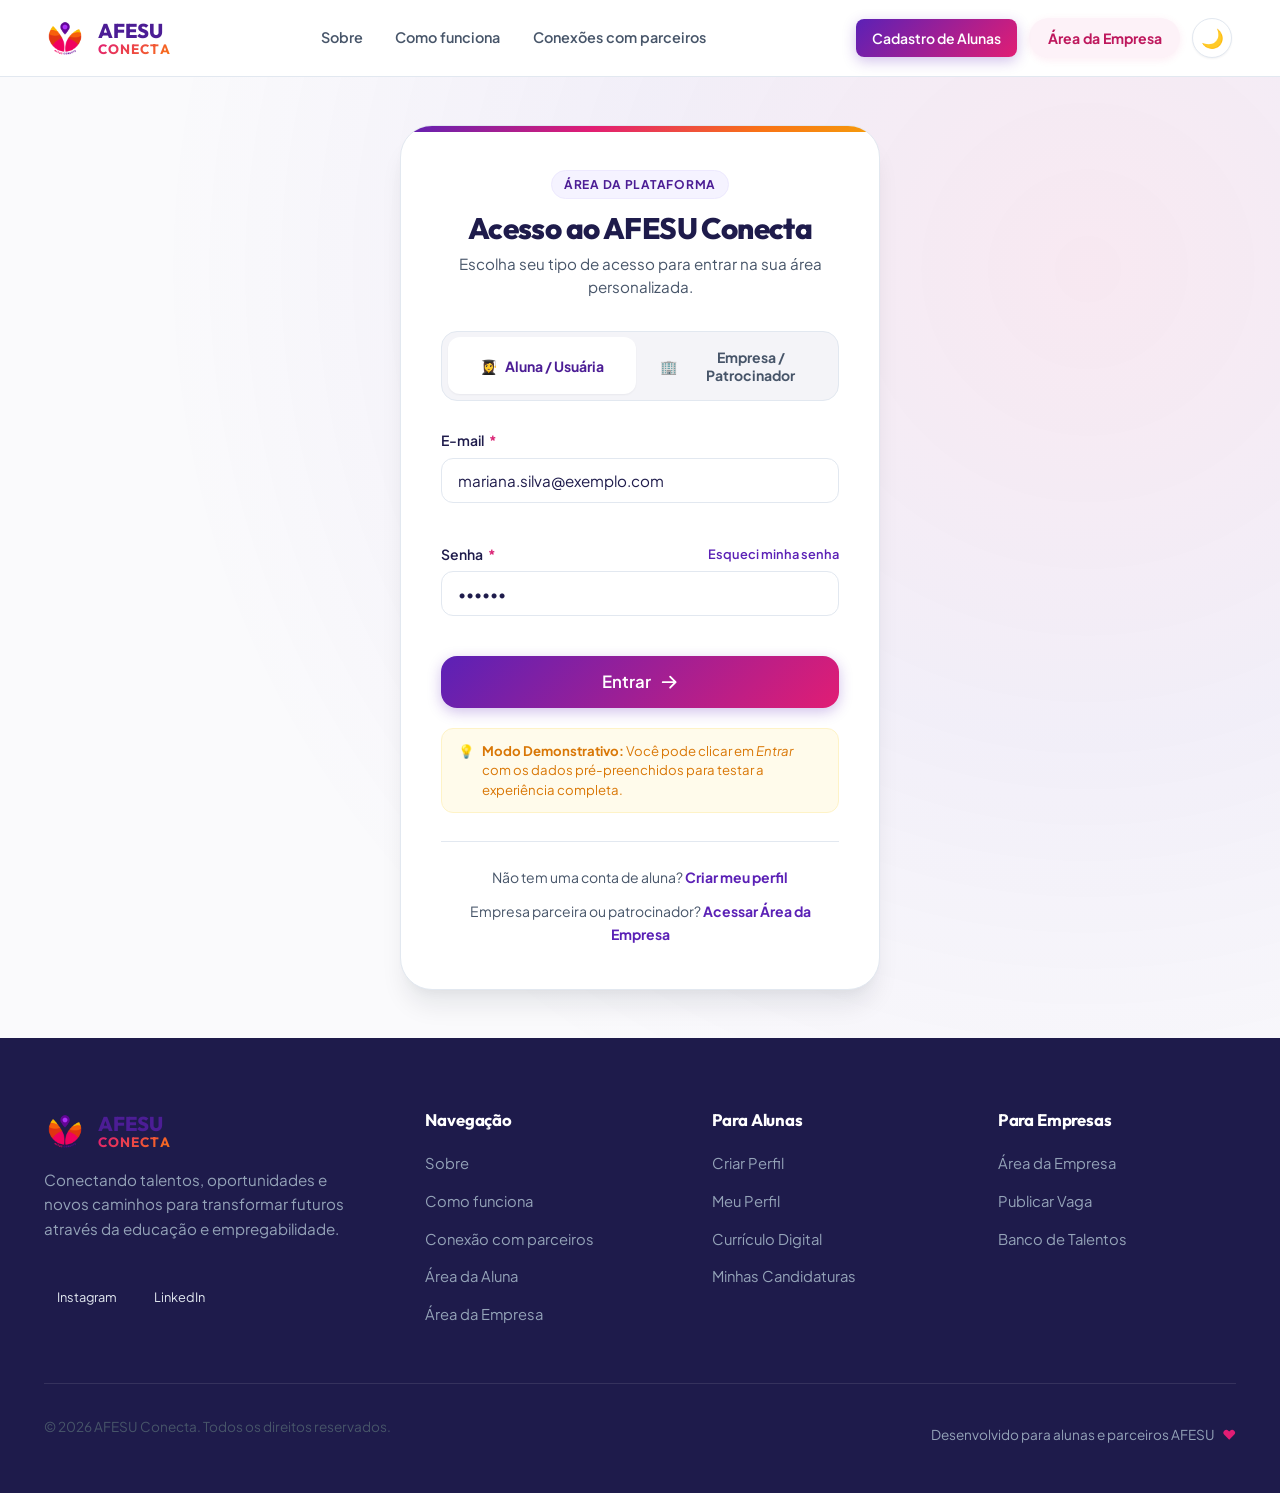
<file: login.html>
<!DOCTYPE html>
<html lang="pt-BR">
<head>
  <meta charset="UTF-8">
  <meta name="viewport" content="width=device-width, initial-scale=1.0">
  <title>Entrar — AFESU Conecta</title>
  <meta name="description" content="Acesse sua conta no AFESU Conecta para gerenciar seu perfil profissional, currículo digital e candidaturas.">

  <!-- Google Fonts: Outfit & Plus Jakarta Sans -->
  <link rel="preconnect" href="https://fonts.googleapis.com">
  <link rel="preconnect" href="https://fonts.gstatic.com" crossorigin>
  <link href="https://fonts.googleapis.com/css2?family=Outfit:wght@500;600;700;800&family=Plus+Jakarta+Sans:wght@400;500;600;700&display=swap" rel="stylesheet">

  <!-- Estilos CSS -->
  <link rel="stylesheet" href="css/variables.css?v=27">
  <link rel="stylesheet" href="css/base.css?v=27">
  <link rel="stylesheet" href="css/components.css?v=27">
  <link rel="stylesheet" href="css/layout.css?v=27">
  <link rel="stylesheet" href="css/animations.css?v=27">
  <link rel="stylesheet" href="css/responsive.css?v=27">

  <style>
    .login-section {
      min-height: calc(100vh - 160px);
      display: flex;
      align-items: center;
      justify-content: center;
      padding: 3rem 1.25rem;
      background: var(--gradient-hero-bg), var(--color-bg-main);
    }

    .login-card {
      background: var(--color-bg-card);
      border: 1px solid var(--color-border-subtle);
      border-radius: var(--radius-2xl);
      padding: 2.75rem 2.5rem;
      max-width: 480px;
      width: 100%;
      box-shadow: var(--shadow-xl);
      position: relative;
      overflow: hidden;
      animation: fadeIn 0.5s ease-out;
    }

    .login-card-topbar {
      position: absolute;
      top: 0;
      left: 0;
      right: 0;
      height: 6px;
      background: var(--gradient-full);
    }

    .login-header {
      text-align: center;
      margin-bottom: 2rem;
    }

    .login-badge {
      display: inline-flex;
      align-items: center;
      gap: 0.4rem;
      background: var(--color-purple-50);
      color: var(--color-purple-700);
      border: 1px solid var(--color-purple-100);
      padding: 0.25rem 0.75rem;
      border-radius: var(--radius-full);
      font-size: 0.75rem;
      font-weight: 700;
      text-transform: uppercase;
      letter-spacing: 0.06em;
      margin-bottom: 0.75rem;
    }

    .login-title {
      font-family: var(--font-family-display);
      font-size: 1.85rem;
      font-weight: 800;
      color: var(--color-text-primary);
      margin-bottom: 0.4rem;
      line-height: 1.2;
    }

    .login-subtitle {
      font-size: 0.95rem;
      color: var(--color-text-secondary);
      line-height: 1.5;
    }

    .user-type-selector {
      display: grid;
      grid-template-columns: 1fr 1fr;
      gap: 0.5rem;
      background: var(--color-bg-subtle);
      padding: 0.35rem;
      border-radius: var(--radius-lg);
      margin-bottom: 1.75rem;
      border: 1px solid var(--color-border-subtle);
    }

    .user-type-btn {
      padding: 0.65rem 1rem;
      font-size: 0.875rem;
      font-weight: 700;
      border: none;
      border-radius: var(--radius-md);
      background: transparent;
      color: var(--color-text-secondary);
      cursor: pointer;
      display: flex;
      align-items: center;
      justify-content: center;
      gap: 0.5rem;
      transition: all var(--transition-fast);
    }

    .user-type-btn.active {
      background: var(--color-bg-card);
      color: var(--color-purple-700);
      box-shadow: var(--shadow-xs);
    }

    [data-theme="dark"] .user-type-btn.active {
      color: var(--color-purple-400);
      background: var(--color-purple-900);
    }

    .login-form {
      display: flex;
      flex-direction: column;
      gap: 1.25rem;
    }

    .login-demo-notice {
      background: var(--color-yellow-50);
      border: 1px solid var(--color-yellow-100);
      color: var(--color-yellow-600);
      padding: 0.75rem 1rem;
      border-radius: var(--radius-md);
      font-size: 0.825rem;
      line-height: 1.5;
      display: flex;
      gap: 0.5rem;
      align-items: flex-start;
      margin-top: 1.25rem;
    }

    .login-footer-links {
      display: flex;
      flex-direction: column;
      gap: 0.75rem;
      text-align: center;
      margin-top: 1.75rem;
      padding-top: 1.5rem;
      border-top: 1px solid var(--color-border-subtle);
      font-size: 0.875rem;
    }

    .login-footer-links a {
      color: var(--color-purple-600);
      font-weight: 700;
      text-decoration: none;
    }

    .login-footer-links a:hover {
      text-decoration: underline;
    }
  </style>
</head>
<body>

  <!-- ========================================================================
       1. HEADER / NAVBAR SUPERIOR
       ======================================================================== -->
  <header class="site-header" id="siteHeader">
    <div class="container header-container">
      
      <!-- Logotipo Oficial AFESU CONECTA -->
      <a href="index.html" class="brand-logo" aria-label="AFESU Conecta — Início">
        <img src="assets/images/logo.png" alt="AFESU Conecta Logo" style="width: 42px; height: 42px; object-fit: contain;">
        <div class="brand-logo-text">
          <span class="brand-name">AFESU</span>
          <span class="brand-tagline">CONECTA</span>
        </div>
      </a>

      <!-- Menu de Navegação Principal -->
      <nav class="nav-menu" id="navMenu" aria-label="Navegação Principal">
        <a href="perfil.html" class="nav-link">👤 Meu Perfil</a>
        
        <!-- Menu Suspenso de Oportunidades -->
        <div class="nav-dropdown" id="oppNavDropdown">
          <button type="button" class="nav-link nav-dropdown-toggle" id="btnOppDropdown" aria-expanded="false" aria-haspopup="true">
            <span>💼 Oportunidades</span>
            <svg class="nav-dropdown-icon" viewBox="0 0 20 20" fill="currentColor">
              <path fill-rule="evenodd" d="M5.293 7.293a1 1 0 011.414 0L10 10.586l3.293-3.293a1 1 0 111.414 1.414l-4 4a1 1 0 01-1.414 0l-4-4a1 1 0 010-1.414z" clip-rule="evenodd" />
            </svg>
          </button>
          <div class="nav-dropdown-menu" id="oppDropdownMenu">
            <a href="oportunidades.html?cat=ALL" class="nav-dropdown-item">
              <div class="nav-dropdown-item-icon icon-bg-all">✨</div>
              <div class="nav-dropdown-item-info">
                <span class="nav-dropdown-item-title">Todas as Oportunidades</span>
                <span class="nav-dropdown-item-sub">Mural completo</span>
              </div>
            </a>
            <a href="oportunidades.html?cat=EMPREGO" class="nav-dropdown-item">
              <div class="nav-dropdown-item-icon icon-bg-purple">💼</div>
              <div class="nav-dropdown-item-info">
                <span class="nav-dropdown-item-title">Vagas de Emprego</span>
                <span class="nav-dropdown-item-sub">CLT e contratos formais</span>
              </div>
              <span class="nav-dropdown-tag">Vagas</span>
            </a>
            <a href="oportunidades.html?cat=ESTÁGIO" class="nav-dropdown-item">
              <div class="nav-dropdown-item-icon icon-bg-pink">🚀</div>
              <div class="nav-dropdown-item-info">
                <span class="nav-dropdown-item-title">Programas de Estágio</span>
                <span class="nav-dropdown-item-sub">Início de carreira & mentoria</span>
              </div>
              <span class="nav-dropdown-tag" style="background: var(--color-pink-100); color: var(--color-pink-800);">Estágios</span>
            </a>
            <a href="oportunidades.html?cat=CURSO" class="nav-dropdown-item">
              <div class="nav-dropdown-item-icon icon-bg-orange">🎓</div>
              <div class="nav-dropdown-item-info">
                <span class="nav-dropdown-item-title">Cursos & Capacitações</span>
                <span class="nav-dropdown-item-sub">Workshops com certificado</span>
              </div>
              <span class="nav-dropdown-tag" style="background: var(--color-orange-100); color: var(--color-orange-800);">Cursos</span>
            </a>
          </div>
        </div>

        <a href="candidaturas.html" class="nav-link">📋 Candidaturas</a>

        <!-- Ações e Acessos no Drawer Mobile -->
        <div class="mobile-menu-actions">
          <a href="criar-perfil.html" class="btn btn-primary btn-sm" style="width: 100%; justify-content: center; margin-top: 0.25rem;">✨ Cadastro de Alunas</a>
          <a href="patrocinador.html" class="nav-portal-empresa" style="width: 100%; justify-content: center;">🏢 Área da Empresa</a>
        </div>
      </nav>

      <!-- Botões de Ação do Header (Acessos Principais) -->
      <div class="header-actions">
        <a href="patrocinador.html" class="nav-portal-empresa nav-desktop-btn" id="btnHeaderSponsor">
          🏢 Área da Empresa
        </a>

        <!-- Botão Toggle de Modo Escuro -->
        <button type="button" class="btn-theme-toggle" id="btnThemeToggle" aria-label="Alternar modo escuro" title="Alternar tema claro/escuro">
          <span class="theme-icon-sun">☀️</span>
          <span class="theme-icon-moon">🌙</span>
        </button>

        <!-- Botão Hamburger Mobile -->
        <button class="menu-toggle" id="menuToggle" aria-label="Abrir menu" aria-expanded="false">
          <span></span>
          <span></span>
          <span></span>
        </button>
      </div>

    </div>
  </header>

  <main>
    <section class="login-section">
      <div class="login-card">
        <div class="login-card-topbar"></div>

        <div class="login-header">
          <div class="login-badge">Área da Plataforma</div>
          <h1 class="login-title">Acesso ao AFESU Conecta</h1>
          <p class="login-subtitle">Escolha seu tipo de acesso para entrar na sua área personalizada.</p>
        </div>

        <!-- Seletor de Tipo de Usuário -->
        <div class="user-type-selector">
          <button type="button" class="user-type-btn active" id="btnTypeStudent">
            <span>👩‍🎓</span>
            <span>Aluna / Usuária</span>
          </button>
          <button type="button" class="user-type-btn" id="btnTypeSponsor">
            <span>🏢</span>
            <span>Empresa / Patrocinador</span>
          </button>
        </div>

        <!-- Formulário de Login -->
        <form class="login-form" id="loginForm">
          <div class="form-group">
            <label class="form-label" for="loginEmail">E-mail <span class="required-star">*</span></label>
            <input type="email" id="loginEmail" class="form-control" placeholder="seuemail@exemplo.com" value="mariana.silva@exemplo.com" required>
          </div>

          <div class="form-group">
            <div style="display: flex; justify-content: space-between; align-items: center; margin-bottom: 0.35rem;">
              <label class="form-label" for="loginPassword" style="margin-bottom: 0;">Senha <span class="required-star">*</span></label>
              <a href="#" onclick="alert('Funcionalidade de recuperação de senha será disponibilizada na próxima etapa.'); return false;" style="font-size: 0.8rem; color: var(--color-purple-600); font-weight: 600; text-decoration: none;">Esqueci minha senha</a>
            </div>
            <input type="password" id="loginPassword" class="form-control" placeholder="••••••••" value="123456" required>
          </div>

          <button type="submit" class="btn btn-primary btn-lg" id="btnLoginSubmit" style="width: 100%;">
            <span>Entrar</span>
            <svg viewBox="0 0 20 20" fill="currentColor"><path fill-rule="evenodd" d="M10.293 3.293a1 1 0 011.414 0l6 6a1 1 0 010 1.414l-6 6a1 1 0 01-1.414-1.414L14.586 11H3a1 1 0 110-2h11.586l-4.293-4.293a1 1 0 010-1.414z" clip-rule="evenodd" /></svg>
          </button>
        </form>

        <!-- Aviso Demonstrativo -->
        <div class="login-demo-notice">
          <span>💡</span>
          <div>
            <strong>Modo Demonstrativo:</strong> Você pode clicar em <em>Entrar</em> com os dados pré-preenchidos para testar a experiência completa.
          </div>
        </div>

        <!-- Links Inferiores -->
        <div class="login-footer-links">
          <div>
            Não tem uma conta de aluna? <a href="criar-perfil.html">Criar meu perfil</a>
          </div>
          <div>
            Empresa parceira ou patrocinador? <a href="patrocinador.html" id="linkGoSponsor">Acessar Área da Empresa</a>
          </div>
        </div>

      </div>
    </section>
  </main>

  <!-- ========================================================================
       FOOTER PADRÃO AFESU CONECTA
       ======================================================================== -->
  <footer class="site-footer">
    <div class="container">
      <div class="footer-grid">
        
        <div class="footer-col-main">
          <a href="index.html" class="brand-logo" style="margin-bottom: 1rem; display: inline-flex;">
            <img src="assets/images/logo.png" alt="AFESU Conecta Logo" style="width: 42px; height: 42px; object-fit: contain;">
            <div class="brand-logo-text">
              <span class="brand-name">AFESU</span>
              <span class="brand-tagline">CONECTA</span>
            </div>
          </a>
          <p class="footer-brand-desc">
            Conectando talentos, oportunidades e novos caminhos para transformar futuros através da educação e empregabilidade.
          </p>
          <div class="footer-social-links" style="display: flex; gap: 0.75rem; margin-top: 1rem;">
            <a href="https://instagram.com" target="_blank" rel="noopener" class="btn-toolbar-ghost" style="padding: 0.4rem 0.8rem; font-size: 0.8rem;">Instagram</a>
            <a href="https://linkedin.com" target="_blank" rel="noopener" class="btn-toolbar-ghost" style="padding: 0.4rem 0.8rem; font-size: 0.8rem;">LinkedIn</a>
          </div>
        </div>

        <div class="footer-col">
          <h4 class="footer-heading">Navegação</h4>
          <ul class="footer-links-list">
            <li><a href="index.html#sobre">Sobre</a></li>
            <li><a href="index.html#como-funciona">Como funciona</a></li>
            <li><a href="index.html#parceiros">Conexão com parceiros</a></li>
            <li><a href="criar-perfil.html">Área da Aluna</a></li>
            <li><a href="patrocinador.html">Área da Empresa</a></li>
          </ul>
        </div>

        <div class="footer-col">
          <h4 class="footer-heading">Para Alunas</h4>
          <ul class="footer-links-list">
            <li><a href="criar-perfil.html">Criar Perfil</a></li>
            <li><a href="perfil.html">Meu Perfil</a></li>
            <li><a href="curriculo.html">Currículo Digital</a></li>
            <li><a href="oportunidades.html?view=candidaturas">Minhas Candidaturas</a></li>
          </ul>
        </div>

        <div class="footer-col">
          <h4 class="footer-heading">Para Empresas</h4>
          <ul class="footer-links-list">
            <li><a href="patrocinador.html">Área da Empresa</a></li>
            <li><a href="patrocinador.html#minhasOportunidadesSection">Publicar Vaga</a></li>
            <li><a href="patrocinador.html#candidaturasSection">Banco de Talentos</a></li>
          </ul>
        </div>

      </div>

      <div class="footer-bottom">
        <p>© 2026 AFESU Conecta. Todos os direitos reservados.</p>
        <div class="footer-bottom-badge">
          <span>Desenvolvido para alunas e parceiros AFESU</span>
          <svg viewBox="0 0 20 20" fill="currentColor"><path fill-rule="evenodd" d="M3.172 5.172a4 4 0 015.656 0L10 6.343l1.172-1.171a4 4 0 115.656 5.656L10 17.657l-6.828-6.829a4 4 0 010-5.656z" clip-rule="evenodd" /></svg>
        </div>
      </div>
    </div>
  </footer>

  <!-- Scripts -->
  <script src="js/animations.js?v=27"></script>
  <script src="js/main.js?v=27"></script>
  <script>
    document.addEventListener('DOMContentLoaded', () => {
      const urlParams = new URLSearchParams(window.location.search);
      if (urlParams.get('access') === 'required') {
        const header = document.querySelector('.login-header');
        if (header) {
          const notice = document.createElement('div');
          notice.className = 'modal-notice';
          notice.style.marginBottom = '1.25rem';
          notice.style.background = 'var(--color-pink-50)';
          notice.style.borderColor = 'var(--color-pink-200)';
          notice.style.color = 'var(--color-pink-700)';
          notice.innerHTML = `
            <svg viewBox="0 0 20 20" fill="currentColor"><path fill-rule="evenodd" d="M10 2a8 8 0 100 16 8 8 0 000-16zm1 11H9v-2h2v2zm0-4H9V5h2v4z" clip-rule="evenodd"/></svg>
            <span><strong>Acesso Restrito:</strong> Para acessar as oportunidades e ferramentas da plataforma, por favor faça login ou crie seu perfil.</span>
          `;
          header.parentNode.insertBefore(notice, header.nextSibling);
        }
      }

      let selectedUserType = 'student';
      const btnTypeStudent = document.getElementById('btnTypeStudent');
      const btnTypeSponsor = document.getElementById('btnTypeSponsor');
      const loginEmail = document.getElementById('loginEmail');
      const loginForm = document.getElementById('loginForm');

      btnTypeStudent.addEventListener('click', () => {
        selectedUserType = 'student';
        btnTypeStudent.classList.add('active');
        btnTypeSponsor.classList.remove('active');
        loginEmail.value = 'mariana.silva@exemplo.com';
      });

      btnTypeSponsor.addEventListener('click', () => {
        selectedUserType = 'sponsor';
        btnTypeSponsor.classList.add('active');
        btnTypeStudent.classList.remove('active');
        loginEmail.value = 'contato@empresa-parceira.com.br';
      });

      loginForm.addEventListener('submit', (e) => {
        e.preventDefault();
        const btn = document.getElementById('btnLoginSubmit');
        btn.textContent = 'Acessando...';
        btn.style.opacity = '0.8';

        const userObj = {
          role: selectedUserType,
          name: selectedUserType === 'sponsor' ? 'Empresa Parceira AFESU' : 'Mariana Silva',
          email: loginEmail.value || (selectedUserType === 'sponsor' ? 'contato@empresa-parceira.com.br' : 'mariana.silva@exemplo.com'),
          loginTime: new Date().toISOString()
        };

        try {
          localStorage.setItem('afesu_auth_user', JSON.stringify(userObj));
        } catch (err) {
          console.error('Erro ao gravar sessão:', err);
        }

        setTimeout(() => {
          const urlParams = new URLSearchParams(window.location.search);
          const redirect = urlParams.get('redirect');
          if (redirect) {
            window.location.href = redirect;
          } else if (selectedUserType === 'sponsor') {
            window.location.href = 'patrocinador.html';
          } else {
            window.location.href = 'perfil.html';
          }
        }, 400);
      });
    });
  </script>
</body>
</html>
</file>
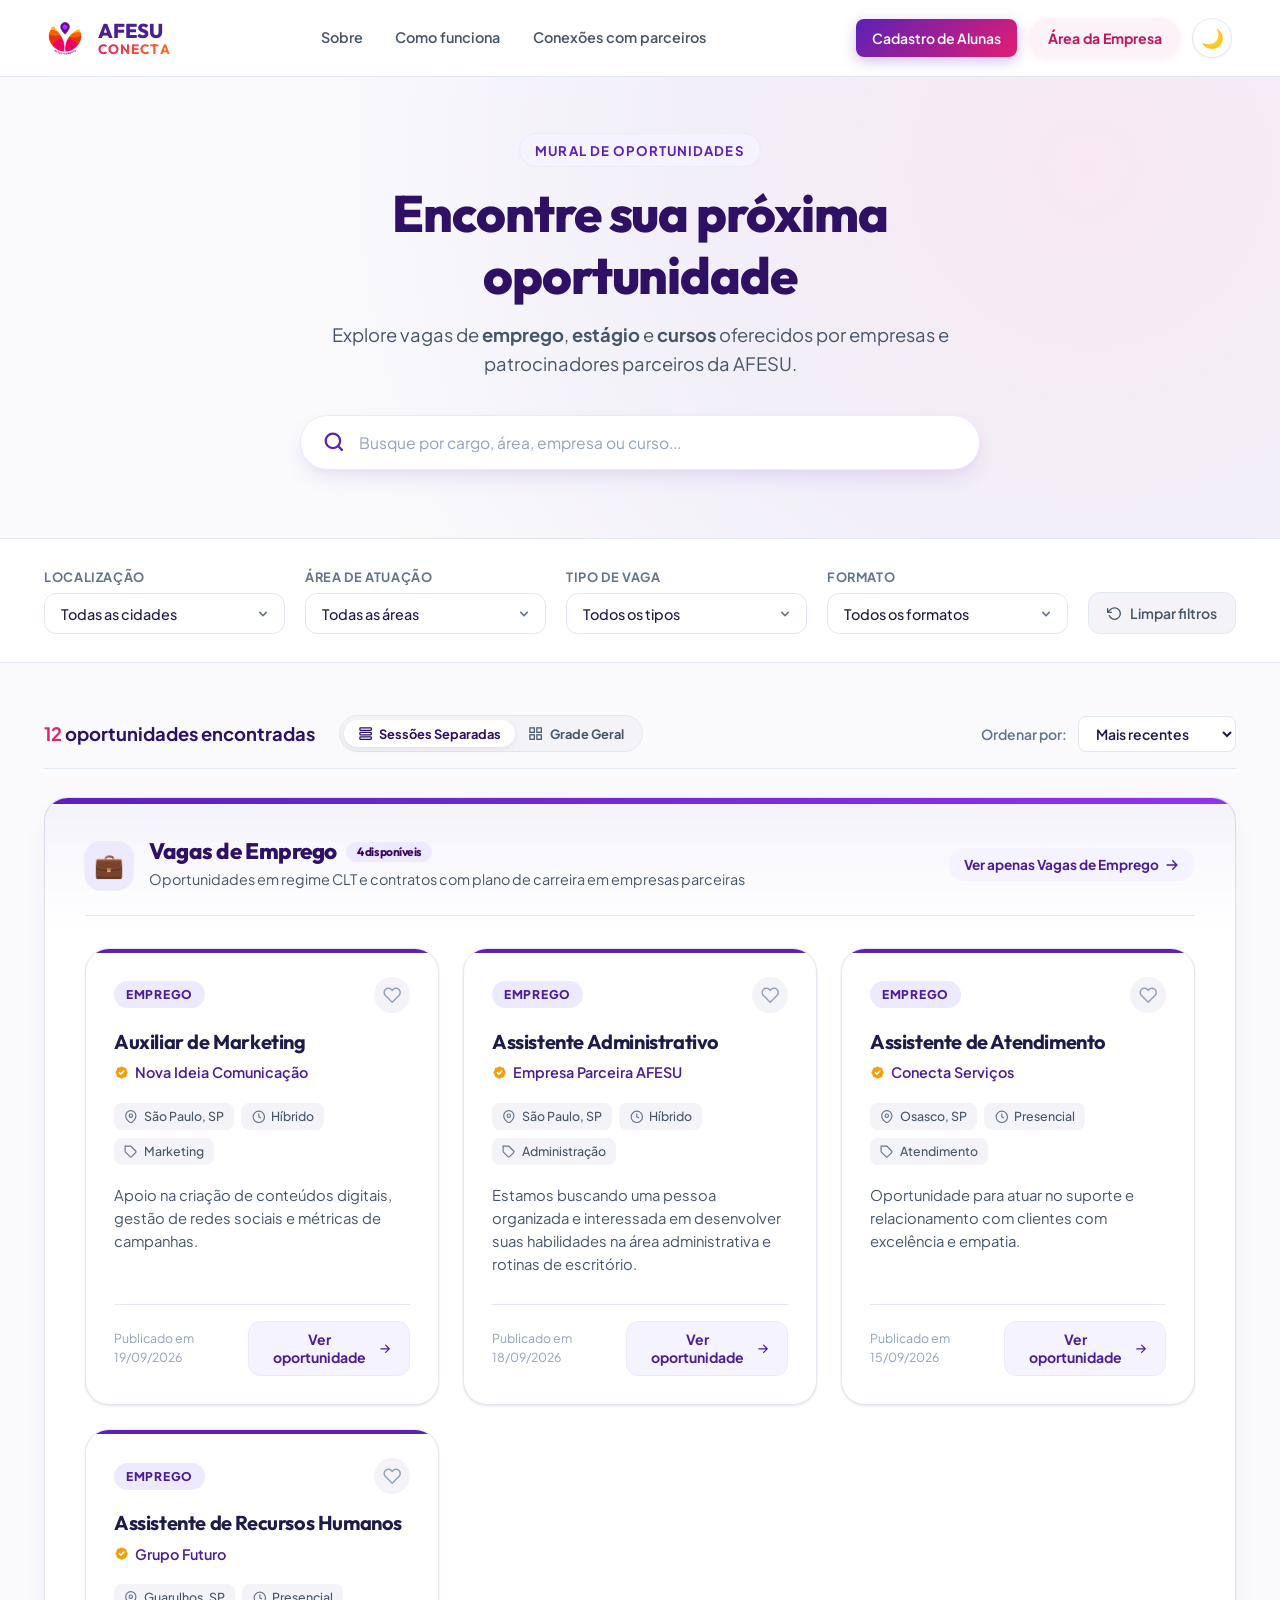
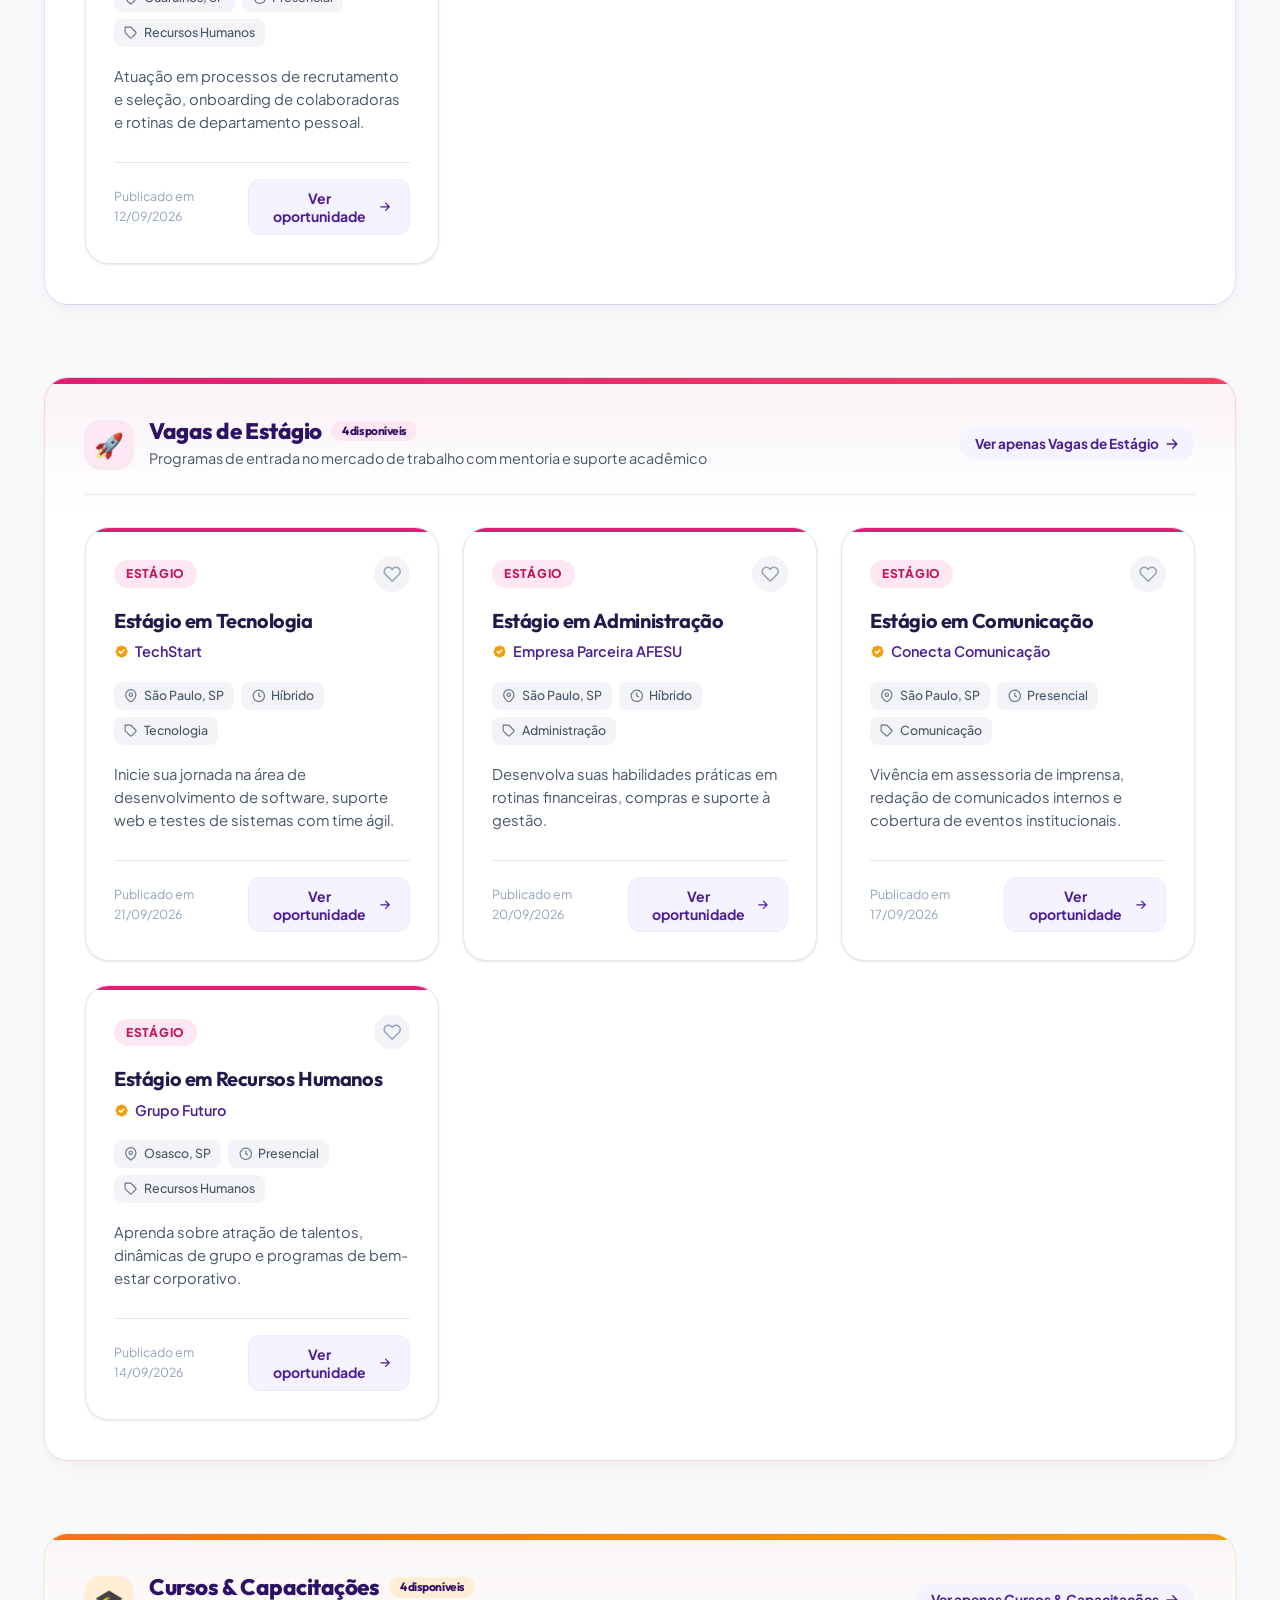
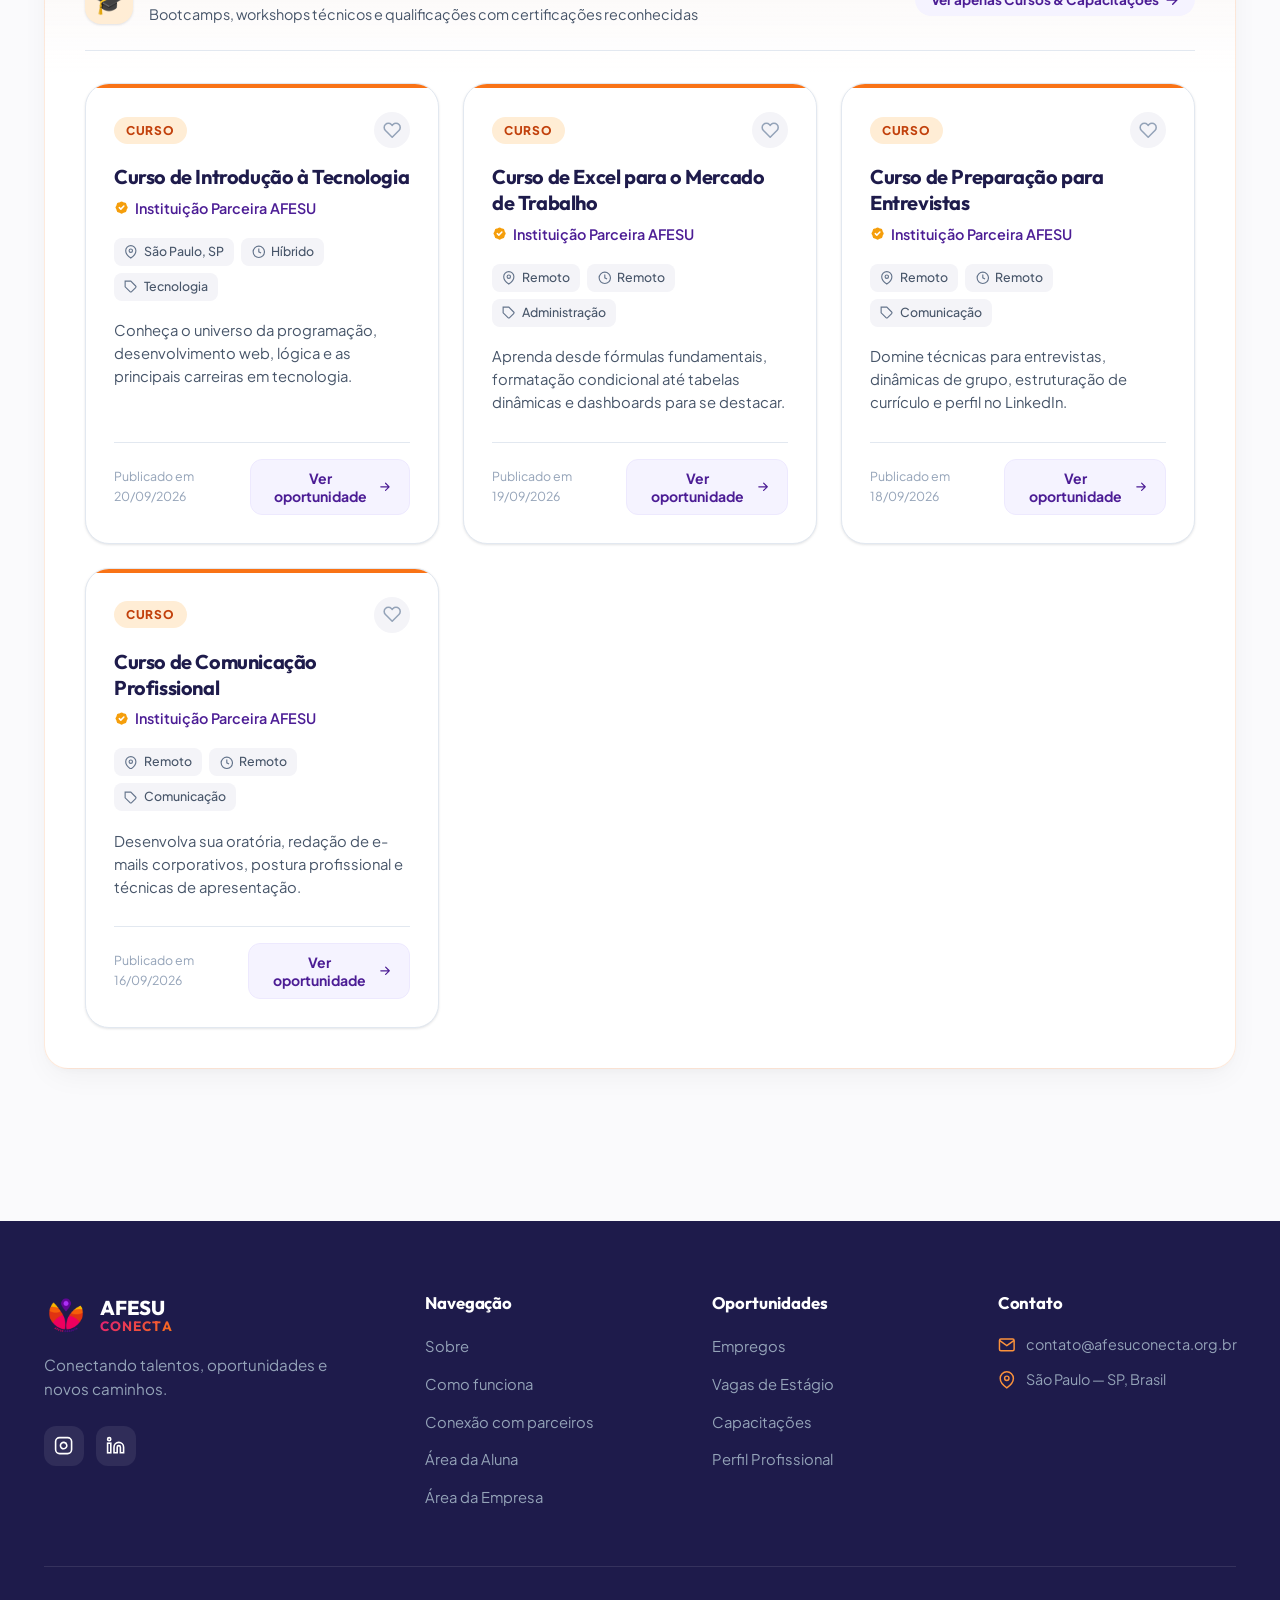
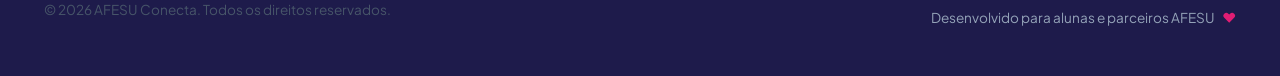
<file: oportunidades.html>
<!DOCTYPE html>
<html lang="pt-BR">
<head>
  <meta charset="UTF-8">
  <meta name="viewport" content="width=device-width, initial-scale=1.0">
  <title>Oportunidades — AFESU Conecta</title>
  <meta name="description" content="Explore oportunidades de emprego, estágios e cursos oferecidos por empresas parceiras e patrocinadores da AFESU.">

  <!-- Google Fonts: Plus Jakarta Sans & Outfit -->
  <link rel="preconnect" href="https://fonts.googleapis.com">
  <link rel="preconnect" href="https://fonts.gstatic.com" crossorigin>
  <link href="https://fonts.googleapis.com/css2?family=Outfit:wght@500;600;700;800&family=Plus+Jakarta+Sans:wght@400;500;600;700&display=swap" rel="stylesheet">

  <!-- Estilos CSS -->
  <link rel="stylesheet" href="css/variables.css?v=27">
  <link rel="stylesheet" href="css/base.css?v=27">
  <link rel="stylesheet" href="css/components.css?v=27">
  <link rel="stylesheet" href="css/layout.css?v=27">
  <link rel="stylesheet" href="css/opportunities.css?v=27">
  <link rel="stylesheet" href="css/animations.css?v=27">
  <link rel="stylesheet" href="css/responsive.css?v=27">
  <script>
    (function() {
      const savedTheme = localStorage.getItem('afesu_theme') || 'light';
      document.documentElement.setAttribute('data-theme', savedTheme);
    })();
  </script>
</head>
<body>

  <!-- ========================================================================
       1. HEADER / NAVBAR SUPERIOR
       ======================================================================== -->
  <!-- ========================================================================
       1. HEADER / NAVBAR SUPERIOR
       ======================================================================== -->
  <header class="site-header" id="siteHeader">
    <div class="container header-container">
      
      <!-- Logotipo Oficial AFESU CONECTA -->
      <a href="index.html" class="brand-logo" aria-label="AFESU Conecta — Início">
        <img src="assets/images/logo.png" alt="AFESU Conecta Logo" class="brand-icon-img" style="width: 42px; height: 42px; object-fit: contain;">
        <div class="brand-logo-text">
          <span class="brand-name">AFESU</span>
          <span class="brand-tagline">CONECTA</span>
        </div>
      </a>

      <!-- Menu de Navegação da Aluna -->
      <nav class="nav-menu" id="navMenu" aria-label="Navegação da Aluna">
        <a href="perfil.html" class="nav-link">👤 Meu Perfil</a>
        <a href="curriculo.html" class="nav-link">📄 Currículo</a>
        
        <!-- Menu Suspenso de Oportunidades -->
        <div class="nav-dropdown" id="oppNavDropdown">
          <button type="button" class="nav-link nav-dropdown-toggle active" id="btnOppDropdown" aria-expanded="false" aria-haspopup="true">
            <span>💼 Oportunidades</span>
            <svg class="nav-dropdown-icon" viewBox="0 0 20 20" fill="currentColor">
              <path fill-rule="evenodd" d="M5.293 7.293a1 1 0 011.414 0L10 10.586l3.293-3.293a1 1 0 111.414 1.414l-4 4a1 1 0 01-1.414 0l-4-4a1 1 0 010-1.414z" clip-rule="evenodd" />
            </svg>
          </button>
          <div class="nav-dropdown-menu" id="oppDropdownMenu">
            <a href="oportunidades.html?cat=ALL" class="nav-dropdown-item" data-nav-cat="ALL">
              <div class="nav-dropdown-item-icon icon-bg-all">✨</div>
              <div class="nav-dropdown-item-info">
                <span class="nav-dropdown-item-title">Todas as Oportunidades</span>
                <span class="nav-dropdown-item-sub">Mural completo</span>
              </div>
            </a>
            <a href="oportunidades.html?cat=EMPREGO" class="nav-dropdown-item" data-nav-cat="EMPREGO">
              <div class="nav-dropdown-item-icon icon-bg-purple">💼</div>
              <div class="nav-dropdown-item-info">
                <span class="nav-dropdown-item-title">Vagas de Emprego</span>
                <span class="nav-dropdown-item-sub">CLT e contratos formais</span>
              </div>
              <span class="nav-dropdown-tag">Vagas</span>
            </a>
            <a href="oportunidades.html?cat=ESTÁGIO" class="nav-dropdown-item" data-nav-cat="ESTÁGIO">
              <div class="nav-dropdown-item-icon icon-bg-pink">🚀</div>
              <div class="nav-dropdown-item-info">
                <span class="nav-dropdown-item-title">Programas de Estágio</span>
                <span class="nav-dropdown-item-sub">Início de carreira & mentoria</span>
              </div>
              <span class="nav-dropdown-tag" style="background: var(--color-pink-100); color: var(--color-pink-800);">Estágios</span>
            </a>
            <a href="oportunidades.html?cat=CURSO" class="nav-dropdown-item" data-nav-cat="CURSO">
              <div class="nav-dropdown-item-icon icon-bg-orange">🎓</div>
              <div class="nav-dropdown-item-info">
                <span class="nav-dropdown-item-title">Cursos & Capacitações</span>
                <span class="nav-dropdown-item-sub">Workshops com certificado</span>
              </div>
              <span class="nav-dropdown-tag" style="background: var(--color-orange-100); color: var(--color-orange-800);">Cursos</span>
            </a>
          </div>
        </div>

        <a href="candidaturas.html" class="nav-link">📋 Minhas Candidaturas</a>

        <!-- Ações e Acessos no Drawer Mobile -->
        <div class="mobile-menu-actions">
          <a href="criar-perfil.html" class="btn btn-primary btn-sm" style="width: 100%; justify-content: center; margin-top: 0.25rem;">✨ Cadastro de Alunas</a>
          <a href="patrocinador.html" class="nav-portal-empresa" style="width: 100%; justify-content: center;">🏢 Área da Empresa</a>
        </div>
      </nav>

      <!-- Botões de Ação do Header -->
      <div class="header-actions">
        <a href="perfil.html" class="btn btn-secondary btn-sm nav-desktop-btn" title="Acessar meu perfil">
          👤 Meu Perfil
        </a>

        <!-- Botão Toggle de Modo Escuro -->
        <button type="button" class="btn-theme-toggle" id="btnThemeToggle" aria-label="Alternar modo escuro" title="Alternar tema claro/escuro">
          <span class="theme-icon-sun">☀️</span>
          <span class="theme-icon-moon">🌙</span>
        </button>

        <!-- Botão Hamburger Mobile -->
        <button class="menu-toggle" id="menuToggle" aria-label="Abrir menu de navegação" aria-expanded="false">
          <span></span>
          <span></span>
          <span></span>
        </button>
      </div>

    </div>
  </header>

  <main>
    <!-- ========================================================================
         2. CABEÇALHO DA PÁGINA & BUSCA PRINCIPAL
         ======================================================================== -->
    <section class="opp-header-section">
      <div class="container opp-header-content">
        
        <span class="section-tag purple">Mural de Oportunidades</span>
        <h1 class="opp-header-title">Encontre sua próxima oportunidade</h1>
        <p class="opp-header-subtitle">
          Explore vagas de <strong>emprego</strong>, <strong>estágio</strong> e <strong>cursos</strong> oferecidos por empresas e patrocinadores parceiros da AFESU.
        </p>

        <!-- Barra de Pesquisa de Alto Destaque -->
        <div class="search-bar-container">
          <div class="search-input-wrapper">
            <svg class="search-icon-svg" viewBox="0 0 24 24" fill="none" stroke="currentColor" stroke-width="2.5" stroke-linecap="round" stroke-linejoin="round">
              <circle cx="11" cy="11" r="8"></circle>
              <line x1="21" y1="21" x2="16.65" y2="16.65"></line>
            </svg>
            <input 
              type="text" 
              id="oppSearchInput" 
              class="search-input" 
              placeholder="Busque por cargo, área, empresa ou curso..." 
              aria-label="Campo de busca de oportunidades"
            >
            <button type="button" class="search-clear-btn" id="searchClearBtn" aria-label="Limpar campo de busca">✕</button>
          </div>
        </div>
      </div>
    </section>

    <!-- ========================================================================
         3. SEÇÃO DE FILTROS & RESULTADOS
         ======================================================================== -->
    <section class="filters-section">
      <div class="container">
        
        <!-- Gatilho Sanfona para Telas Móveis -->
        <button type="button" class="mobile-filters-trigger" id="mobileFiltersToggle" aria-expanded="false">
          <span>Filtrar oportunidades</span>
          <svg viewBox="0 0 20 20" fill="currentColor">
            <path fill-rule="evenodd" d="M5.293 7.293a1 1 0 011.414 0L10 10.586l3.293-3.293a1 1 0 111.414 1.414l-4 4a1 1 0 01-1.414 0l-4-4a1 1 0 010-1.414z" clip-rule="evenodd" />
          </svg>
        </button>

        <!-- Grade de Filtros Selecionáveis -->
        <div class="filters-grid" id="filtersGrid">
          
          <!-- Filtro: Localização -->
          <div class="filter-group">
            <label class="filter-label" for="filterLocation">Localização</label>
            <div class="filter-select-wrapper">
              <select id="filterLocation" class="filter-select">
                <option value="ALL">Todas as cidades</option>
                <option value="São Paulo">São Paulo</option>
                <option value="Osasco">Osasco</option>
                <option value="Santo André">Santo André</option>
                <option value="São Bernardo do Campo">São Bernardo do Campo</option>
                <option value="Guarulhos">Guarulhos</option>
                <option value="Remoto">Remoto</option>
              </select>
              <svg class="filter-select-arrow" viewBox="0 0 20 20" fill="currentColor">
                <path fill-rule="evenodd" d="M5.293 7.293a1 1 0 011.414 0L10 10.586l3.293-3.293a1 1 0 111.414 1.414l-4 4a1 1 0 01-1.414 0l-4-4a1 1 0 010-1.414z" clip-rule="evenodd" />
              </svg>
            </div>
          </div>

          <!-- Filtro: Área -->
          <div class="filter-group">
            <label class="filter-label" for="filterArea">Área de Atuação</label>
            <div class="filter-select-wrapper">
              <select id="filterArea" class="filter-select">
                <option value="ALL">Todas as áreas</option>
                <option value="Administração">Administração</option>
                <option value="Tecnologia">Tecnologia</option>
                <option value="Comunicação">Comunicação</option>
                <option value="Marketing">Marketing</option>
                <option value="Recursos Humanos">Recursos Humanos</option>
                <option value="Atendimento">Atendimento</option>
                <option value="Finanças">Finanças</option>
                <option value="Design">Design</option>
              </select>
              <svg class="filter-select-arrow" viewBox="0 0 20 20" fill="currentColor">
                <path fill-rule="evenodd" d="M5.293 7.293a1 1 0 011.414 0L10 10.586l3.293-3.293a1 1 0 111.414 1.414l-4 4a1 1 0 01-1.414 0l-4-4a1 1 0 010-1.414z" clip-rule="evenodd" />
              </svg>
            </div>
          </div>

          <!-- Filtro: Tipo de Oportunidade -->
          <div class="filter-group">
            <label class="filter-label" for="filterType">Tipo de Vaga</label>
            <div class="filter-select-wrapper">
              <select id="filterType" class="filter-select">
                <option value="ALL">Todos os tipos</option>
                <option value="Emprego">Emprego</option>
                <option value="Estágio">Estágio</option>
                <option value="Curso">Curso</option>
              </select>
              <svg class="filter-select-arrow" viewBox="0 0 20 20" fill="currentColor">
                <path fill-rule="evenodd" d="M5.293 7.293a1 1 0 011.414 0L10 10.586l3.293-3.293a1 1 0 111.414 1.414l-4 4a1 1 0 01-1.414 0l-4-4a1 1 0 010-1.414z" clip-rule="evenodd" />
              </svg>
            </div>
          </div>

          <!-- Filtro: Formato -->
          <div class="filter-group">
            <label class="filter-label" for="filterFormat">Formato</label>
            <div class="filter-select-wrapper">
              <select id="filterFormat" class="filter-select">
                <option value="ALL">Todos os formatos</option>
                <option value="Presencial">Presencial</option>
                <option value="Híbrido">Híbrido</option>
                <option value="Remoto">Remoto</option>
              </select>
              <svg class="filter-select-arrow" viewBox="0 0 20 20" fill="currentColor">
                <path fill-rule="evenodd" d="M5.293 7.293a1 1 0 011.414 0L10 10.586l3.293-3.293a1 1 0 111.414 1.414l-4 4a1 1 0 01-1.414 0l-4-4a1 1 0 010-1.414z" clip-rule="evenodd" />
              </svg>
            </div>
          </div>

          <!-- Botão Limpar Filtros -->
          <button type="button" class="btn-reset-filters" id="btnResetFilters" title="Restaurar todos os filtros">
            <svg viewBox="0 0 24 24" fill="none" stroke="currentColor" stroke-width="2" stroke-linecap="round" stroke-linejoin="round">
              <polyline points="1 4 1 10 7 10"></polyline>
              <path d="M3.51 15a9 9 0 1 0 2.13-9.36L1 10"></path>
            </svg>
            <span>Limpar filtros</span>
          </button>

        </div>

      </div>
    </section>

    <!-- ========================================================================
         4. CONTADOR, ORDENAÇÃO & GRADE DE CARDS
         ======================================================================== -->
    <section class="section" style="padding-top: 1rem; padding-bottom: 5rem;">
      <div class="container">
        
        <!-- Barra de Informação de Resultados, Alternância de Visualização & Ordenação -->
        <div class="results-control-bar">
          <div class="results-left-controls">
            <div class="results-count-text" id="resultsCountText">
              <span>12</span> oportunidades encontradas
            </div>
            <!-- Alternância de Exibição: Em Seções Separadas vs Grade Única -->
            <div class="view-mode-toggle-group" id="viewModeToggleGroup">
              <button type="button" class="view-mode-btn active" data-view-mode="sections" id="btnViewSections" title="Visualizar dividida em seções separadas de Vagas, Estágios e Cursos">
                <svg viewBox="0 0 24 24" fill="none" stroke="currentColor" stroke-width="2">
                  <rect x="3" y="3" width="18" height="4" rx="1"></rect>
                  <rect x="3" y="10" width="18" height="4" rx="1"></rect>
                  <rect x="3" y="17" width="18" height="4" rx="1"></rect>
                </svg>
                <span>Sessões Separadas</span>
              </button>
              <button type="button" class="view-mode-btn" data-view-mode="grid" id="btnViewGrid" title="Visualizar todas as oportunidades em grade contínua">
                <svg viewBox="0 0 24 24" fill="none" stroke="currentColor" stroke-width="2">
                  <rect x="3" y="3" width="7" height="7"></rect>
                  <rect x="14" y="3" width="7" height="7"></rect>
                  <rect x="14" y="14" width="7" height="7"></rect>
                  <rect x="3" y="14" width="7" height="7"></rect>
                </svg>
                <span>Grade Geral</span>
              </button>
            </div>
          </div>

          <div class="sort-wrapper">
            <label class="sort-label" for="sortSelect">Ordenar por:</label>
            <select id="sortSelect" class="sort-select">
              <option value="recent">Mais recentes</option>
              <option value="oldest">Mais antigas</option>
              <option value="az">Título (A-Z)</option>
            </select>
          </div>
        </div>

        <!-- Grade Dinâmica de Cards -->
        <div class="opportunities-grid" id="opportunitiesGrid">
          <!-- Renderizado via JavaScript (opportunities.js) -->
        </div>

        <!-- Estado Vazio (Sem Oportunidades Encontradas) -->
        <div class="empty-results-state" id="emptyResultsState">
          <div class="empty-icon-box">
            <svg viewBox="0 0 24 24" fill="none" stroke="currentColor" stroke-width="2" stroke-linecap="round" stroke-linejoin="round">
              <circle cx="11" cy="11" r="8"></circle>
              <line x1="21" y1="21" x2="16.65" y2="16.65"></line>
              <line x1="8" y1="11" x2="14" y2="11"></line>
            </svg>
          </div>
          <h3 class="empty-title">Não encontramos oportunidades para sua busca.</h3>
          <p class="empty-text">Experimente buscar por outra área, localização ou tipo de oportunidade.</p>
          <button type="button" class="btn btn-primary" id="btnResetEmpty">
            Limpar todos os filtros
          </button>
        </div>

      </div>
    </section>
  </main>

  <!-- ========================================================================
       5. FOOTER / RODAPÉ
       ======================================================================== -->
  <footer class="site-footer">
    <div class="container">
      
      <div class="footer-top">
        
        <!-- Coluna 1: Marca & Tagline -->
        <div class="footer-brand">
          <a href="index.html" class="brand-logo" aria-label="AFESU Conecta">
            <img src="assets/images/logo.png" alt="AFESU Conecta Logo" style="width: 44px; height: 44px; object-fit: contain;">
            <div class="brand-logo-text">
              <span class="brand-name">AFESU</span>
              <span class="brand-tagline">CONECTA</span>
            </div>
          </a>

          <p class="footer-tagline">
            Conectando talentos, oportunidades e novos caminhos.
          </p>

          <!-- Redes Sociais -->
          <div class="footer-social-links">
            <a href="https://instagram.com" target="_blank" rel="noopener noreferrer" class="social-btn" aria-label="Instagram da AFESU">
              <svg viewBox="0 0 24 24" fill="none" stroke="currentColor" stroke-width="2">
                <rect x="2" y="2" width="20" height="20" rx="5" ry="5"></rect>
                <path d="M16 11.37A4 4 0 1 1 12.63 8 4 4 0 0 1 16 11.37z"></path>
                <line x1="17.5" y1="6.5" x2="17.51" y2="6.5"></line>
              </svg>
            </a>

            <a href="https://linkedin.com" target="_blank" rel="noopener noreferrer" class="social-btn" aria-label="LinkedIn da AFESU">
              <svg viewBox="0 0 24 24" fill="none" stroke="currentColor" stroke-width="2">
                <path d="M16 8a6 6 0 0 1 6 6v7h-4v-7a2 2 0 0 0-2-2 2 2 0 0 0-2 2v7h-4v-7a6 6 0 0 1 6-6z"></path>
                <rect x="2" y="9" width="4" height="12"></rect>
                <circle cx="4" cy="4" r="2"></circle>
              </svg>
            </a>
          </div>
        </div>

        <!-- Coluna 2: Navegação -->
        <div class="footer-links-col">
          <h4 class="footer-col-title">Navegação</h4>
          <ul class="footer-links-list">
            <li><a href="index.html#sobre" class="footer-link">Sobre</a></li>
            <li><a href="index.html#como-funciona" class="footer-link">Como funciona</a></li>
            <li><a href="index.html#parceiros" class="footer-link">Conexão com parceiros</a></li>
            <li><a href="criar-perfil.html" class="footer-link">Área da Aluna</a></li>
            <li><a href="patrocinador.html" class="footer-link">Área da Empresa</a></li>
          </ul>
        </div>

        <!-- Coluna 3: Oportunidades -->
        <div class="footer-links-col">
          <h4 class="footer-col-title">Oportunidades</h4>
          <ul class="footer-links-list">
            <li><a href="oportunidades.html" class="footer-link">Empregos</a></li>
            <li><a href="oportunidades.html" class="footer-link">Vagas de Estágio</a></li>
            <li><a href="oportunidades.html" class="footer-link">Capacitações</a></li>
            <li><a href="index.html#sobre" class="footer-link">Perfil Profissional</a></li>
          </ul>
        </div>

        <!-- Coluna 4: Contato -->
        <div class="footer-links-col">
          <h4 class="footer-col-title">Contato</h4>
          <div class="footer-contact-item">
            <svg viewBox="0 0 24 24" fill="none" stroke="currentColor" stroke-width="2">
              <path d="M4 4h16c1.1 0 2 .9 2 2v12c0 1.1-.9 2-2 2H4c-1.1 0-2-.9-2-2V6c0-1.1.9-2 2-2z"></path>
              <polyline points="22,6 12,13 2,6"></polyline>
            </svg>
            <span>contato@afesuconecta.org.br</span>
          </div>
          <div class="footer-contact-item">
            <svg viewBox="0 0 24 24" fill="none" stroke="currentColor" stroke-width="2">
              <path d="M21 10c0 7-9 13-9 13s-9-6-9-13a9 9 0 0 1 18 0z"></path>
              <circle cx="12" cy="10" r="3"></circle>
            </svg>
            <span>São Paulo — SP, Brasil</span>
          </div>
        </div>

      </div>

      <div class="footer-bottom">
        <p>© 2026 AFESU Conecta. Todos os direitos reservados.</p>
        <div class="footer-bottom-badge">
          <span>Desenvolvido para alunas e parceiros AFESU</span>
          <svg viewBox="0 0 20 20" fill="currentColor">
            <path fill-rule="evenodd" d="M3.172 5.172a4 4 0 015.656 0L10 6.343l1.172-1.171a4 4 0 115.656 5.656L10 17.657l-6.828-6.829a4 4 0 010-5.656z" clip-rule="evenodd" />
          </svg>
        </div>
      </div>

    </div>
  </footer>

  <!-- ========================================================================
       MODAL DE DETALHES DA OPORTUNIDADE
       ======================================================================== -->
  <div class="modal-overlay" id="oppDetailsModal" role="dialog" aria-modal="true" aria-labelledby="detailsTitle">
    <div class="modal-container details-modal-container">
      
      <button class="modal-close" id="oppDetailsCloseBtn" aria-label="Fechar detalhes">
        ✕
      </button>

      <div class="details-header">
        <span class="category-badge" id="detailsBadge">CATEGORIA</span>
        <h2 class="details-title" id="detailsTitle">Título da Oportunidade</h2>
        <div class="details-company" id="detailsCompany">Empresa Parceira</div>

        <div class="card-meta-list" style="margin-bottom: 0;">
          <span class="meta-pill">
            <svg viewBox="0 0 24 24" fill="none" stroke="currentColor" stroke-width="2">
              <path d="M21 10c0 7-9 13-9 13s-9-6-9-13a9 9 0 0 1 18 0z"></path>
              <circle cx="12" cy="10" r="3"></circle>
            </svg>
            <span id="detailsMetaLocation">São Paulo, SP</span>
          </span>
          <span class="meta-pill">
            <svg viewBox="0 0 24 24" fill="none" stroke="currentColor" stroke-width="2">
              <circle cx="12" cy="12" r="10"></circle>
              <polyline points="12 6 12 12 16 14"></polyline>
            </svg>
            <span id="detailsMetaFormat">Híbrido</span>
          </span>
          <span class="meta-pill">
            <svg viewBox="0 0 24 24" fill="none" stroke="currentColor" stroke-width="2">
              <path d="M20.59 13.41l-7.17 7.17a2 2 0 0 1-2.83 0L2 12V2h10l8.59 8.59a2 2 0 0 1 0 2.82z"></path>
              <line x1="7" y1="7" x2="7.01" y2="7"></line>
            </svg>
            <span id="detailsMetaArea">Administração</span>
          </span>
        </div>
      </div>

      <div class="details-body">
        <h4 class="details-section-title" style="margin-top: 0;">Sobre a Oportunidade</h4>
        <p id="detailsDesc" style="color: var(--color-text-secondary); line-height: 1.6; margin-bottom: 1.5rem;"></p>

        <!-- Seções Dinâmicas (Requisitos, Atividades, Benefícios / Conteúdo de Cursos) -->
        <div id="detailsDynamicSection"></div>

        <!-- Caixa de Aviso Amigável ao Clicar em "Tenho interesse" -->
        <div class="interest-notice-box" id="interestNoticeBox">
          <p class="interest-notice-text">
            ✨ Para demonstrar interesse nesta oportunidade, crie seu perfil profissional ou entre na sua conta.
          </p>
          <div class="interest-notice-actions">
            <a href="criar-perfil.html" class="btn btn-primary btn-sm">Criar perfil</a>
            <button type="button" class="btn btn-outline btn-sm" data-open-modal="login">Entrar</button>
          </div>
        </div>

        <!-- Barra de Ação Inferior do Modal -->
        <div class="details-action-bar">
          <button type="button" class="btn btn-orange btn-lg" id="btnInterest" style="flex: 1;">
            <span>Tenho interesse</span>
            <svg viewBox="0 0 20 20" fill="currentColor">
              <path fill-rule="evenodd" d="M10.293 3.293a1 1 0 011.414 0l6 6a1 1 0 010 1.414l-6 6a1 1 0 01-1.414-1.414L14.586 11H3a1 1 0 110-2h11.586l-4.293-4.293a1 1 0 010-1.414z" clip-rule="evenodd" />
            </svg>
          </button>
        </div>
      </div>

    </div>
  </div>

  <!-- ========================================================================
       MODAL DE AUTENTICAÇÃO / CADASTRO INTERATIVO
       ======================================================================== -->
  <div class="modal-overlay" id="authModal" role="dialog" aria-modal="true" aria-labelledby="modalTitle">
    <div class="modal-container">
      
      <button class="modal-close" id="modalCloseBtn" aria-label="Fechar janela">
        ✕
      </button>

      <div class="modal-header">
        <div class="modal-badge">AFESU Conecta</div>
        <h3 class="modal-title" id="modalTitle">Crie seu perfil</h3>
        <p class="modal-subtitle" id="modalSubtitle">Dê o próximo passo rumo ao seu crescimento profissional.</p>
      </div>

      <!-- Formulário de Cadastro da Aluna -->
      <form id="authForm">
        <div class="modal-form-group">
          <label class="modal-label" for="inputName">Nome Completo</label>
          <input type="text" id="inputName" class="modal-input" placeholder="Seu nome" required>
        </div>

        <div class="modal-form-group">
          <label class="modal-label" for="inputEmail">E-mail</label>
          <input type="email" id="inputEmail" class="modal-input" placeholder="seuemail@exemplo.com" required>
        </div>

        <div class="modal-notice">
          <svg viewBox="0 0 20 20" fill="currentColor">
            <path fill-rule="evenodd" d="M18 10a8 8 0 11-16 0 8 8 0 0116 0zm-7-4a1 1 0 11-2 0 1 1 0 012 0zM9 9a1 1 0 000 2v3a1 1 0 001 1h1a1 1 0 100-2v-3a1 1 0 00-1-1H9z" clip-rule="evenodd" />
          </svg>
          <span>A estrutura de login e cadastro completo será integrada nos próximos módulos.</span>
        </div>

        <button type="submit" class="btn btn-primary btn-lg" style="width: 100%;" id="formSubmitBtn">
          Criar meu perfil
        </button>

        <div style="margin-top: 1rem; text-align: center; font-size: 0.85rem; color: var(--color-text-muted);">
          É uma empresa parceira? <a href="patrocinador.html" style="color: var(--color-purple-600); font-weight: 700; text-decoration: none;">Acessar Área do Parceiro</a>
        </div>
      </form>

    </div>
  </div>

  <!-- Scripts -->
  <script src="js/animations.js?v=27"></script>
  <script src="js/main.js?v=27"></script>
  <script src="js/opportunities-data.js?v=27"></script>
  <script src="js/opportunities.js?v=27"></script>
</body>
</html>
</file>
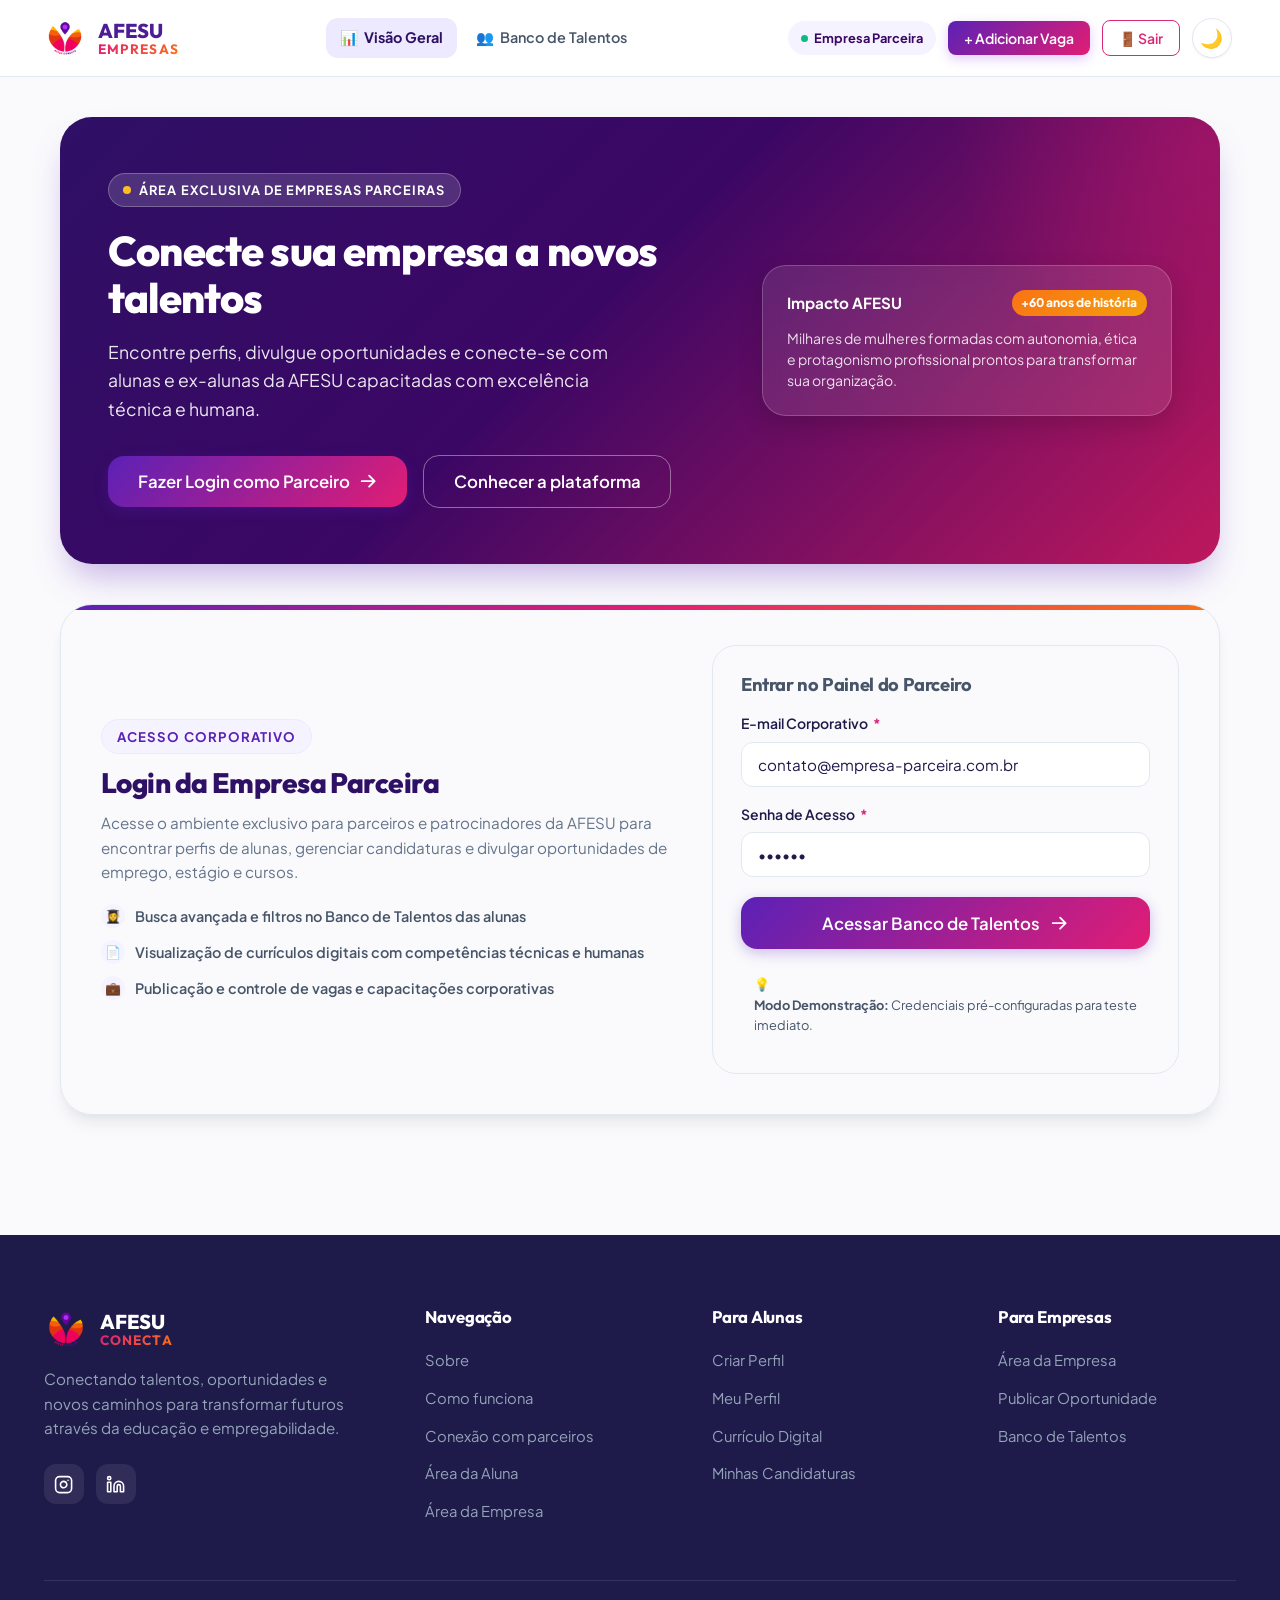
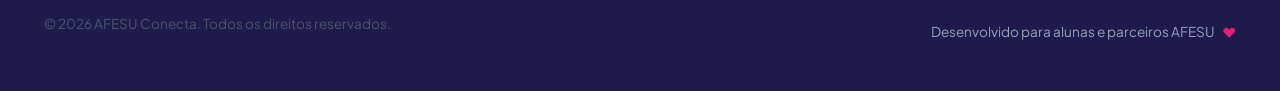
<file: patrocinador.html>
<!DOCTYPE html>
<html lang="pt-BR">
<head>
  <meta charset="UTF-8">
  <meta name="viewport" content="width=device-width, initial-scale=1.0">
  <title>Área do Patrocinador & Empresas — AFESU Conecta</title>
  <meta name="description" content="Conecte sua empresa aos talentos da AFESU. Divulgue oportunidades, conheça perfis profissionais e acompanhe candidaturas.">

  <!-- Google Fonts: Outfit & Plus Jakarta Sans -->
  <link rel="preconnect" href="https://fonts.googleapis.com">
  <link rel="preconnect" href="https://fonts.gstatic.com" crossorigin>
  <link href="https://fonts.googleapis.com/css2?family=Outfit:wght@500;600;700;800&family=Plus+Jakarta+Sans:wght@400;500;600;700&display=swap" rel="stylesheet">

  <!-- Estilos CSS -->
  <link rel="stylesheet" href="css/variables.css?v=27">
  <link rel="stylesheet" href="css/base.css?v=27">
  <link rel="stylesheet" href="css/components.css?v=27">
  <link rel="stylesheet" href="css/layout.css?v=27">
  <link rel="stylesheet" href="css/profile-view.css?v=27">
  <link rel="stylesheet" href="css/curriculo.css?v=27">
  <link rel="stylesheet" href="css/patrocinador.css?v=27">
  <link rel="stylesheet" href="css/animations.css?v=27">
  <link rel="stylesheet" href="css/responsive.css?v=27">
  <script>
    (function() {
      const savedTheme = localStorage.getItem('afesu_theme') || 'light';
      document.documentElement.setAttribute('data-theme', savedTheme);
    })();
  </script>
</head>
<body>

  <!-- ========================================================================
       1. HEADER / NAVBAR SUPERIOR
       ======================================================================== -->
  <header class="site-header" id="siteHeader">
    <div class="container header-container">
      
      <!-- Logotipo Oficial AFESU CONECTA -->
      <a href="index.html" class="brand-logo" aria-label="AFESU Conecta — Início">
        <img src="assets/images/logo.png" alt="AFESU Conecta Logo" style="width: 42px; height: 42px; object-fit: contain;">
        <div class="brand-logo-text">
          <span class="brand-name">AFESU</span>
          <span class="brand-tagline">EMPRESAS</span>
        </div>
      </a>

      <!-- Menu de Navegação do Patrocinador (Abas Isoladas) -->
      <nav class="nav-menu" id="navMenu" aria-label="Navegação do Patrocinador">
        <a href="#geral" class="nav-link sponsor-tab-link active" data-tab="tabGeral">
          <span>📊</span>
          <span>Visão Geral</span>
        </a>
        <a href="#talentos" class="nav-link sponsor-tab-link" data-tab="tabTalentos">
          <span>👥</span>
          <span>Banco de Talentos</span>
        </a>

        <!-- Ações no Drawer Mobile -->
        <div class="mobile-menu-actions">
          <a href="#geral" class="nav-link sponsor-tab-link" data-tab="tabGeral">📊 Visão Geral</a>
          <a href="#talentos" class="nav-link sponsor-tab-link" data-tab="tabTalentos">👥 Banco de Talentos</a>
          <button type="button" class="btn btn-primary btn-sm" onclick="document.getElementById('btnOpenPubModal') && document.getElementById('btnOpenPubModal').click()" style="width: 100%; justify-content: center; margin-top: 0.5rem;">
            ✨ + Adicionar Vaga
          </button>
          <button type="button" class="btn btn-outline btn-sm btn-drawer-logout" id="btnDrawerSponsorLogout" style="color: var(--color-pink-600); border-color: var(--color-pink-200); margin-top: 0.5rem; width: 100%; justify-content: center;">
            🚪 Sair do Painel
          </button>
        </div>
      </nav>

      <!-- Botões de Ação do Header (Empresa Parceira, Adicionar Vaga e Logout) -->
      <div class="header-actions" style="display: flex; align-items: center; gap: 0.75rem;">
        <div class="sponsor-session-chip nav-desktop-btn" style="background: var(--color-purple-50); border: 1px solid var(--color-purple-200); color: var(--color-purple-800); font-weight: 700; font-size: 0.8rem; padding: 0.4rem 0.8rem; border-radius: var(--radius-full); display: inline-flex; align-items: center; gap: 0.4rem;">
          <span style="width: 7px; height: 7px; border-radius: 50%; background: #10B981; display: inline-block;"></span>
          <span id="headerCompanyName">Empresa Parceira</span>
        </div>

        <button type="button" class="btn btn-primary btn-sm nav-desktop-btn" id="btnOpenPubModal" style="box-shadow: 0 4px 12px rgba(147, 51, 234, 0.25);">
          <span>+ Adicionar Vaga</span>
        </button>

        <button type="button" class="btn btn-outline btn-sm nav-desktop-btn" id="btnHeaderSponsorLogout" title="Sair do painel corporativo" style="color: var(--color-pink-600); border-color: var(--color-pink-200);">
          🚪 Sair
        </button>

        <!-- Botão Toggle de Modo Escuro -->
        <button type="button" class="btn-theme-toggle" id="btnThemeToggle" aria-label="Alternar modo escuro" title="Alternar tema claro/escuro">
          <span class="theme-icon-sun">☀️</span>
          <span class="theme-icon-moon">🌙</span>
        </button>

        <!-- Botão Hamburger Mobile -->
        <button class="menu-toggle" id="menuToggle" aria-label="Abrir menu" aria-expanded="false">
          <span></span>
          <span></span>
          <span></span>
        </button>
      </div>

    </div>
  </header>

  <main>
    <section class="sponsor-page-section">
      <div class="container sponsor-container">
        
        <!-- ====================================================================
             2. TELA / HERO INICIAL DE APRESENTAÇÃO DO PATROCINADOR
             ==================================================================== -->
        <div class="sponsor-hero-card" id="sponsorHeroSection">
          <div class="sponsor-hero-content">
            <div class="sponsor-badge-tag">
              <span class="sponsor-badge-dot"></span>
              <span>Área Exclusiva de Empresas Parceiras</span>
            </div>
            <h1 class="sponsor-hero-title">Conecte sua empresa a novos talentos</h1>
            <p class="sponsor-hero-desc">
              Encontre perfis, divulgue oportunidades e conecte-se com alunas e ex-alunas da AFESU capacitadas com excelência técnica e humana.
            </p>
            <div class="sponsor-hero-actions">
              <button type="button" class="btn btn-primary btn-lg" id="btnEnterSponsor">
                <span>Entrar como patrocinador</span>
                <svg viewBox="0 0 20 20" fill="currentColor"><path fill-rule="evenodd" d="M10.293 3.293a1 1 0 011.414 0l6 6a1 1 0 010 1.414l-6 6a1 1 0 01-1.414-1.414L14.586 11H3a1 1 0 110-2h11.586l-4.293-4.293a1 1 0 010-1.414z" clip-rule="evenodd" /></svg>
              </button>
              <button type="button" class="btn btn-outline btn-lg" id="btnLearnSponsor" style="color: #FFFFFF; border-color: rgba(255, 255, 255, 0.4);">
                <span>Conhecer a plataforma</span>
              </button>
            </div>
          </div>

          <div class="sponsor-hero-visual">
            <div class="sponsor-preview-card">
              <div class="sponsor-preview-metric">
                <span style="font-weight: 700; font-size: 0.95rem;">Impacto AFESU</span>
                <span class="sponsor-metric-badge">+60 anos de história</span>
              </div>
              <p style="font-size: 0.875rem; line-height: 1.5; color: rgba(255, 255, 255, 0.85); margin: 0;">
                Milhares de mulheres formadas com autonomia, ética e protagonismo profissional prontos para transformar sua organização.
              </p>
            </div>
          </div>
        </div>

        <!-- ====================================================================
             2.1. SESSÃO DE LOGIN EXCLUSIVA PARA EMPRESAS PARCEIRAS
             ==================================================================== -->
        <div class="sponsor-login-section" id="sponsorLoginSection">
          <div class="sponsor-login-card">
            
            <div class="sponsor-login-info">
              <span class="section-tag purple" style="margin-bottom: 0.75rem;">Acesso Corporativo</span>
              <h2>Login da Empresa Parceira</h2>
              <p>
                Acesse o ambiente exclusivo para parceiros e patrocinadores da AFESU para encontrar perfis de alunas, gerenciar candidaturas e divulgar oportunidades de emprego, estágio e cursos.
              </p>
              
              <div class="sponsor-login-features">
                <div class="sponsor-login-feat-item">
                  <span class="sponsor-login-feat-icon">👩‍🎓</span>
                  <span>Busca avançada e filtros no Banco de Talentos das alunas</span>
                </div>
                <div class="sponsor-login-feat-item">
                  <span class="sponsor-login-feat-icon">📄</span>
                  <span>Visualização de currículos digitais com competências técnicas e humanas</span>
                </div>
                <div class="sponsor-login-feat-item">
                  <span class="sponsor-login-feat-icon">💼</span>
                  <span>Publicação e controle de vagas e capacitações corporativas</span>
                </div>
              </div>
            </div>

            <div class="sponsor-login-form-wrap">
              <h3>Entrar no Painel do Parceiro</h3>
              <form id="formSponsorLogin">
                <div class="form-group" style="margin-bottom: 1rem;">
                  <label class="form-label" for="sponsorEmail">E-mail Corporativo <span class="required-star">*</span></label>
                  <input type="email" id="sponsorEmail" class="form-control" placeholder="contato@empresa-parceira.com.br" value="contato@empresa-parceira.com.br" required>
                </div>

                <div class="form-group" style="margin-bottom: 1.25rem;">
                  <label class="form-label" for="sponsorPassword">Senha de Acesso <span class="required-star">*</span></label>
                  <input type="password" id="sponsorPassword" class="form-control" placeholder="••••••••" value="123456" required>
                </div>

                <button type="submit" class="btn btn-primary btn-lg" id="btnSubmitSponsorLogin" style="width: 100%;">
                  <span>Acessar Banco de Talentos</span>
                  <svg viewBox="0 0 20 20" fill="currentColor"><path fill-rule="evenodd" d="M10.293 3.293a1 1 0 011.414 0l6 6a1 1 0 010 1.414l-6 6a1 1 0 01-1.414-1.414L14.586 11H3a1 1 0 110-2h11.586l-4.293-4.293a1 1 0 010-1.414z" clip-rule="evenodd" /></svg>
                </button>

                <div class="login-demo-notice" style="margin-top: 1rem; padding: 0.6rem 0.8rem; font-size: 0.8rem;">
                  <span>💡</span>
                  <div><strong>Modo Demonstração:</strong> Credenciais pré-configuradas para teste imediato.</div>
                </div>
              </form>
            </div>

          </div>
        </div>

        <!-- ====================================================================
             3. PAINEL DO PATROCINADOR COM ABAS ISOLADAS
             ==================================================================== -->
        <div class="sponsor-dashboard-wrap" id="sponsorDashboardWrap">
          
          <!-- Cabeçalho do Painel -->
          <div class="sponsor-dash-header">
            <div class="sponsor-dash-greeting">
              <div style="display: flex; align-items: center; gap: 0.75rem; margin-bottom: 0.25rem; flex-wrap: wrap;">
                <h2 id="sponsorGreetingTitle" style="margin-bottom: 0;">Olá, Empresa Parceira!</h2>
                <span class="sponsor-session-badge"><span class="dot"></span> Sessão Ativa</span>
              </div>
              <p id="sponsorGreetingSub">Acompanhe métricas corporativas, candidaturas e perfis de alunas AFESU.</p>
            </div>
            <div class="sponsor-dash-actions">
              <button type="button" class="btn btn-outline btn-sm" id="btnSponsorLogout" style="color: var(--color-pink-600); border-color: var(--color-pink-200);" title="Encerrar sessão de parceiro">
                <span>🚪 Sair</span>
              </button>
            </div>
          </div>

          <!-- ==================================================================
               ABA 1: GERAL (DASHBOARDS E KPIS)
               ================================================================== -->
          <div class="sponsor-tab-content-pane active" id="tabGeral">
            <!-- Cards de Resumo (KPIs) -->
            <div class="sponsor-kpi-grid">
              
              <div class="kpi-card kpi-purple">
                <div class="kpi-icon-box">💼</div>
                <div class="kpi-info">
                  <span class="kpi-number" id="kpiOppsCount">3</span>
                  <span class="kpi-label">Oportunidades em aberto</span>
                </div>
              </div>

              <div class="kpi-card kpi-pink">
                <div class="kpi-icon-box">📨</div>
                <div class="kpi-info">
                  <span class="kpi-number" id="kpiCandsCount">29</span>
                  <span class="kpi-label">Candidaturas recebidas</span>
                </div>
              </div>

              <div class="kpi-card kpi-orange">
                <div class="kpi-icon-box">👩‍🎓</div>
                <div class="kpi-info">
                  <span class="kpi-number" id="kpiProfilesCount">23</span>
                  <span class="kpi-label">Perfis no Banco de Talentos</span>
                </div>
              </div>

              <div class="kpi-card kpi-yellow">
                <div class="kpi-icon-box">📚</div>
                <div class="kpi-info">
                  <span class="kpi-number" id="kpiCoursesCount">1</span>
                  <span class="kpi-label">Cursos e capacitações</span>
                </div>
              </div>

            </div>

            <!-- Resumo Institucional e Atalho -->
            <div class="sponsor-section-card" style="margin-top: 1.5rem;">
              <div class="section-card-header">
                <div class="section-card-title-group">
                  <h3>Visão Geral do Programa Parceiro</h3>
                  <span class="section-card-tag">AFESU Conecta</span>
                </div>
              </div>
              <p style="color: var(--color-text-secondary); line-height: 1.6; margin-bottom: 1.25rem;">
                Bem-vindo ao espaço exclusivo da empresa. Aqui você acompanha em tempo real o engajamento das alunas nas capacitações e tem acesso direto ao Banco de Talentos qualificado.
              </p>
              <button type="button" class="btn btn-primary" onclick="window.switchSponsorTab('tabTalentos')">
                👥 Acessar Banco de Talentos e Candidaturas
              </button>
            </div>
          </div>

          <!-- ==================================================================
               ABA 2: CANDIDATURAS E TALENTOS (ISOLADA)
               ================================================================== -->
          <div class="sponsor-tab-content-pane" id="tabTalentos" style="display: none;">
            <div class="sponsor-section-card" id="candidaturasSection">
              <div class="section-card-header">
                <div class="section-card-title-group">
                  <h3>Candidaturas e Banco de Talentos</h3>
                  <span class="section-card-tag">Perfis Qualificados AFESU</span>
                </div>
              </div>

              <!-- Barra de Pesquisa e Filtros de Candidatas -->
              <div class="sponsor-candidates-filterbar">
                
                <!-- Busca por Texto -->
                <div class="candidates-search-wrap">
                  <svg class="candidates-search-icon" viewBox="0 0 24 24" fill="none" stroke="currentColor" stroke-width="2"><circle cx="11" cy="11" r="8"></circle><line x1="21" y1="21" x2="16.65" y2="16.65"></line></svg>
                  <input type="text" id="searchCandidateInput" class="candidates-search-input" placeholder="Buscar candidata por nome, habilidade, formação ou vaga...">
                </div>

                <!-- Filtros Selecionáveis -->
                <div class="candidates-filters-grid">
                  
                  <!-- Área -->
                  <select id="filterCandArea" class="candidate-filter-select">
                    <option value="ALL">Todas as Áreas</option>
                    <option value="Administração">Administração</option>
                    <option value="Tecnologia">Tecnologia</option>
                    <option value="Marketing">Marketing</option>
                    <option value="Atendimento">Atendimento</option>
                  </select>

                  <!-- Formação -->
                  <select id="filterCandFormation" class="candidate-filter-select">
                    <option value="ALL">Todas as Formações</option>
                    <option value="Administração">Técnico em Administração</option>
                    <option value="Tecnologia">Técnico em TI / Web</option>
                    <option value="Comunicação">Técnico em Comunicação</option>
                    <option value="Médio">Ensino Médio</option>
                  </select>

                  <!-- Tipo de Oportunidade -->
                  <select id="filterCandType" class="candidate-filter-select">
                    <option value="ALL">Todos os Tipos</option>
                    <option value="Emprego">Emprego</option>
                    <option value="Estágio">Estágio</option>
                    <option value="Curso">Curso</option>
                  </select>

                  <!-- Localização -->
                  <select id="filterCandLocation" class="candidate-filter-select">
                    <option value="ALL">Todas as Cidades</option>
                    <option value="São Paulo">São Paulo, SP</option>
                    <option value="Osasco">Osasco, SP</option>
                    <option value="Santo André">Santo André, SP</option>
                  </select>

                  <!-- Habilidades -->
                  <select id="filterCandSkill" class="candidate-filter-select">
                    <option value="ALL">Todas as Habilidades</option>
                    <option value="Excel">Excel</option>
                    <option value="Comunicação">Comunicação</option>
                    <option value="HTML & CSS">HTML & CSS</option>
                    <option value="Power BI">Power BI</option>
                    <option value="Organização">Organização</option>
                  </select>

                  <!-- Limpar -->
                  <button type="button" class="btn btn-outline btn-sm" id="btnResetCandFilters">
                    Limpar
                  </button>

                </div>

              </div>

              <!-- Grade de Candidatas -->
              <div class="candidates-grid" id="candidatesList">
                <!-- Renderizado dinamicamente via JS -->
              </div>

            </div>
          </div>



      </div>
    </div>
  </section>
  </main>

  <!-- ========================================================================
       MODAL: PUBLICAR / EDITAR OPORTUNIDADE & CURSO
       ======================================================================== -->
  <div class="modal-overlay" id="pubModal" role="dialog" aria-modal="true" aria-labelledby="pubModalTitle">
    <div class="modal-container pub-modal-container">
      <button class="modal-close" id="btnClosePubModal" aria-label="Fechar formulário">✕</button>
      
      <div class="pub-modal-header">
        <h3 id="pubModalTitle">+ Publicar Nova Oportunidade</h3>
        <p>Divulgue vagas de emprego, estágios ou cursos exclusivos para os talentos da AFESU.</p>
      </div>

      <form id="formPublishOpp">
        <input type="hidden" id="pubEditingId" value="">

        <div class="form-grid-2">
          <div class="form-group">
            <label class="form-label" for="inputOppTitle">Título da Oportunidade <span class="required-star">*</span></label>
            <input type="text" id="inputOppTitle" class="form-control" placeholder="Ex: Assistente de Recursos Humanos" required>
          </div>

          <div class="form-group">
            <label class="form-label" for="inputOppCompany">Empresa / Instituição <span class="required-star">*</span></label>
            <input type="text" id="inputOppCompany" class="form-control" value="Empresa Parceira AFESU" required>
          </div>
        </div>

        <div class="form-grid-2">
          <div class="form-group">
            <label class="form-label" for="inputOppType">Tipo de Oportunidade <span class="required-star">*</span></label>
            <select id="inputOppType" class="form-control" required>
              <option value="Emprego">Emprego (CLT / Efetivo)</option>
              <option value="Estágio">Estágio</option>
              <option value="Curso">Curso / Capacitação</option>
            </select>
          </div>

          <div class="form-group">
            <label class="form-label" for="inputOppArea">Área de Atuação <span class="required-star">*</span></label>
            <select id="inputOppArea" class="form-control" required>
              <option value="Administração">Administração</option>
              <option value="Tecnologia">Tecnologia</option>
              <option value="Marketing">Marketing</option>
              <option value="Atendimento">Atendimento</option>
              <option value="Recursos Humanos">Recursos Humanos</option>
              <option value="Finanças">Finanças</option>
            </select>
          </div>
        </div>

        <div class="form-grid-2">
          <div class="form-group">
            <label class="form-label" for="inputOppLocation">Localização (Cidade, UF) <span class="required-star">*</span></label>
            <input type="text" id="inputOppLocation" class="form-control" value="São Paulo, SP" required>
          </div>

          <div class="form-group">
            <label class="form-label" for="inputOppFormat">Formato de Trabalho <span class="required-star">*</span></label>
            <select id="inputOppFormat" class="form-control" required>
              <option value="Híbrido">Híbrido</option>
              <option value="Presencial">Presencial</option>
              <option value="Remoto">Remoto / Online</option>
            </select>
          </div>
        </div>

        <!-- ================================================================
             CAMPOS ESPECÍFICOS PARA CURSOS (EXIBIDOS CONDICIONALMENTE)
             ================================================================ -->
        <div class="course-extra-fields" id="courseExtraFields">
          <h4 style="font-size: 1rem; color: var(--color-orange-700); margin-bottom: 0.75rem; font-weight: 700;">
            📚 Informações Exclusivas do Curso / Capacitação
          </h4>

          <div class="form-grid-2">
            <div class="form-group">
              <label class="form-label" for="inputCourseDuration">Duração Prevista</label>
              <input type="text" id="inputCourseDuration" class="form-control" placeholder="Ex: 4 semanas">
            </div>

            <div class="form-group">
              <label class="form-label" for="inputCourseHours">Carga Horária Total (horas)</label>
              <input type="number" id="inputCourseHours" class="form-control" placeholder="Ex: 40">
            </div>
          </div>

          <div class="form-grid-2">
            <div class="form-group">
              <label class="form-label" for="inputCourseFormat">Modalidade das Aulas</label>
              <input type="text" id="inputCourseFormat" class="form-control" placeholder="Ex: Aulas online ao vivo via Zoom">
            </div>

            <div class="form-group">
              <label class="form-label" for="inputCourseCert">Emissão de Certificado?</label>
              <select id="inputCourseCert" class="form-control">
                <option value="Sim">Sim, com emissão de certificado</option>
                <option value="Não">Não</option>
              </select>
            </div>
          </div>

          <div class="form-group">
            <label class="form-label" for="inputCourseContent">Conteúdo Programático do Curso</label>
            <textarea id="inputCourseContent" class="form-control" rows="2" placeholder="Ex: Módulo 1: Introdução; Módulo 2: Exercícios Práticos; Módulo 3: Projeto Final"></textarea>
          </div>
        </div>

        <div class="form-group">
          <label class="form-label" for="inputOppDesc">Descrição Completa da Oportunidade <span class="required-star">*</span></label>
          <textarea id="inputOppDesc" class="form-control" rows="3" placeholder="Descreva as responsabilidades, o ambiente de trabalho e o propósito da vaga..." required></textarea>
        </div>

        <div class="form-grid-2">
          <div class="form-group">
            <label class="form-label" for="inputOppReqs">Requisitos</label>
            <textarea id="inputOppReqs" class="form-control" rows="2" placeholder="Ex: Conhecimento em Excel; Boa comunicação; Cursando formação na AFESU"></textarea>
          </div>

          <div class="form-group">
            <label class="form-label" for="inputOppBenefits">Benefícios Oferecidos</label>
            <textarea id="inputOppBenefits" class="form-control" rows="2" placeholder="Ex: Vale Refeição (R$ 38/dia); Vale Transporte; Mentoria"></textarea>
          </div>
        </div>

        <div class="form-group">
          <label class="form-label" for="inputOppDeadline">Data de Encerramento das Inscrições</label>
          <input type="date" id="inputOppDeadline" class="form-control">
        </div>

        <div style="display: flex; gap: 1rem; margin-top: 1.5rem; justify-content: flex-end;">
          <button type="button" class="btn btn-outline" onclick="document.getElementById('pubModal').classList.remove('active')">
            Cancelar
          </button>
          <button type="submit" class="btn btn-primary btn-lg">
            <span>Publicar oportunidade</span>
          </button>
        </div>

      </form>

    </div>
  </div>

  <!-- ========================================================================
       MODAL: VISUALIZAÇÃO DO CURRÍCULO DIGITAL DA CANDIDATA
       ======================================================================== -->
  <div class="modal-overlay" id="candResumeModal" role="dialog" aria-modal="true" aria-labelledby="candResumeModalTitle">
    <div class="modal-container cand-cv-modal-container">
      <button class="modal-close" id="btnCloseCandResumeModal" aria-label="Fechar currículo da candidata">✕</button>
      
      <div style="display: flex; align-items: center; justify-content: space-between; margin-bottom: 1rem; padding-bottom: 0.75rem; border-bottom: 1px solid var(--color-border-subtle);">
        <h3 id="candResumeModalTitle" style="font-family: var(--font-family-display); font-size: 1.3rem; color: var(--color-purple-900); margin: 0;">
          Perfil Profissional da Candidata
        </h3>
        <button type="button" class="btn btn-primary btn-sm" id="btnContactCandidate">
          ✉️ Entrar em contato
        </button>
      </div>

      <div id="candResumeBody">
        <!-- Renderizado dinamicamente via JS -->
      </div>
    </div>
  </div>

  <!-- ========================================================================
       MODAL: CONTATO FUTURO COM A CANDIDATA
       ======================================================================== -->
  <div class="modal-overlay" id="contactModal" role="dialog" aria-modal="true" aria-labelledby="contactModalTitle">
    <div class="modal-container cv-action-modal">
      <div class="cv-modal-icon-wrap" style="background: var(--color-purple-50); color: var(--color-purple-600); border-color: var(--color-purple-100);">
        💬
      </div>
      <h3 class="cv-modal-title" id="contactModalTitle">Contato Direto com a Candidata</h3>
      <p class="cv-modal-body-text">
        Em uma versão futura, o patrocinador poderá entrar em contato diretamente com a candidata.
      </p>
      <div class="cv-modal-badge-note">
        ✨ O ecossistema AFESU Conecta oferecerá agendamento de entrevistas, mensagens integradas e feedback de processos seletivos.
      </div>
      <div style="display: flex; justify-content: center;">
        <button type="button" class="btn btn-primary" id="btnCloseContactModal">
          Entendido
        </button>
      </div>
    </div>
  </div>

  <!-- Footer Padronizado AFESU CONECTA -->
  <footer class="site-footer">
    <div class="container">
      <div class="footer-top">
        
        <!-- Coluna 1: Marca & Social -->
        <div class="footer-brand">
          <a href="index.html" class="brand-logo" style="margin-bottom: 1rem; display: inline-flex;">
            <img src="assets/images/logo.png" alt="AFESU Conecta Logo" style="width: 44px; height: 44px; object-fit: contain;">
            <div class="brand-logo-text">
              <span class="brand-name">AFESU</span>
              <span class="brand-tagline">CONECTA</span>
            </div>
          </a>
          <p class="footer-tagline">
            Conectando talentos, oportunidades e novos caminhos para transformar futuros através da educação e empregabilidade.
          </p>
          <div class="footer-social-links">
            <a href="https://instagram.com" target="_blank" rel="noopener noreferrer" class="social-btn" aria-label="Instagram da AFESU">
              <svg viewBox="0 0 24 24" fill="none" stroke="currentColor" stroke-width="2" stroke-linecap="round" stroke-linejoin="round">
                <rect x="2" y="2" width="20" height="20" rx="5" ry="5"></rect>
                <path d="M16 11.37A4 4 0 1 1 12.63 8 4 4 0 0 1 16 11.37z"></path>
                <line x1="17.5" y1="6.5" x2="17.51" y2="6.5"></line>
              </svg>
            </a>
            <a href="https://linkedin.com" target="_blank" rel="noopener noreferrer" class="social-btn" aria-label="LinkedIn da AFESU">
              <svg viewBox="0 0 24 24" fill="none" stroke="currentColor" stroke-width="2" stroke-linecap="round" stroke-linejoin="round">
                <path d="M16 8a6 6 0 0 1 6 6v7h-4v-7a2 2 0 0 0-2-2 2 2 0 0 0-2 2v7h-4v-7a6 6 0 0 1 6-6z"></path>
                <rect x="2" y="9" width="4" height="12"></rect>
                <circle cx="4" cy="4" r="2"></circle>
              </svg>
            </a>
          </div>
        </div>

        <!-- Coluna 2: Navegação -->
        <div class="footer-links-col">
          <h4 class="footer-col-title">Navegação</h4>
          <ul class="footer-links-list">
            <li><a href="index.html#sobre" class="footer-link">Sobre</a></li>
            <li><a href="index.html#como-funciona" class="footer-link">Como funciona</a></li>
            <li><a href="index.html#parceiros" class="footer-link">Conexão com parceiros</a></li>
            <li><a href="criar-perfil.html" class="footer-link">Área da Aluna</a></li>
            <li><a href="patrocinador.html" class="footer-link">Área da Empresa</a></li>
          </ul>
        </div>

        <!-- Coluna 3: Para Alunas -->
        <div class="footer-links-col">
          <h4 class="footer-col-title">Para Alunas</h4>
          <ul class="footer-links-list">
            <li><a href="criar-perfil.html" class="footer-link">Criar Perfil</a></li>
            <li><a href="perfil.html" class="footer-link">Meu Perfil</a></li>
            <li><a href="curriculo.html" class="footer-link">Currículo Digital</a></li>
            <li><a href="oportunidades.html?cat=CANDIDATURAS" class="footer-link">Minhas Candidaturas</a></li>
          </ul>
        </div>

        <!-- Coluna 4: Para Empresas -->
        <div class="footer-links-col">
          <h4 class="footer-col-title">Para Empresas</h4>
          <ul class="footer-links-list">
            <li><a href="patrocinador.html" class="footer-link">Área da Empresa</a></li>
            <li><a href="patrocinador.html" onclick="if(window.openPubModal) window.openPubModal()" class="footer-link">Publicar Oportunidade</a></li>
            <li><a href="patrocinador.html" onclick="if(window.switchSponsorTab) window.switchSponsorTab('tabTalentos')" class="footer-link">Banco de Talentos</a></li>
          </ul>
        </div>

      </div>

      <div class="footer-bottom">
        <p>© 2026 AFESU Conecta. Todos os direitos reservados.</p>
        <div class="footer-bottom-badge">
          <span>Desenvolvido para alunas e parceiros AFESU</span>
          <svg viewBox="0 0 20 20" fill="currentColor"><path fill-rule="evenodd" d="M3.172 5.172a4 4 0 015.656 0L10 6.343l1.172-1.171a4 4 0 115.656 5.656L10 17.657l-6.828-6.829a4 4 0 010-5.656z" clip-rule="evenodd" /></svg>
        </div>
      </div>
    </div>
  </footer>

  <!-- Scripts -->
  <script src="js/animations.js?v=27"></script>
  <script src="js/main.js?v=27"></script>
  <script src="js/patrocinador.js?v=27"></script>
</body>
</html>
</file>
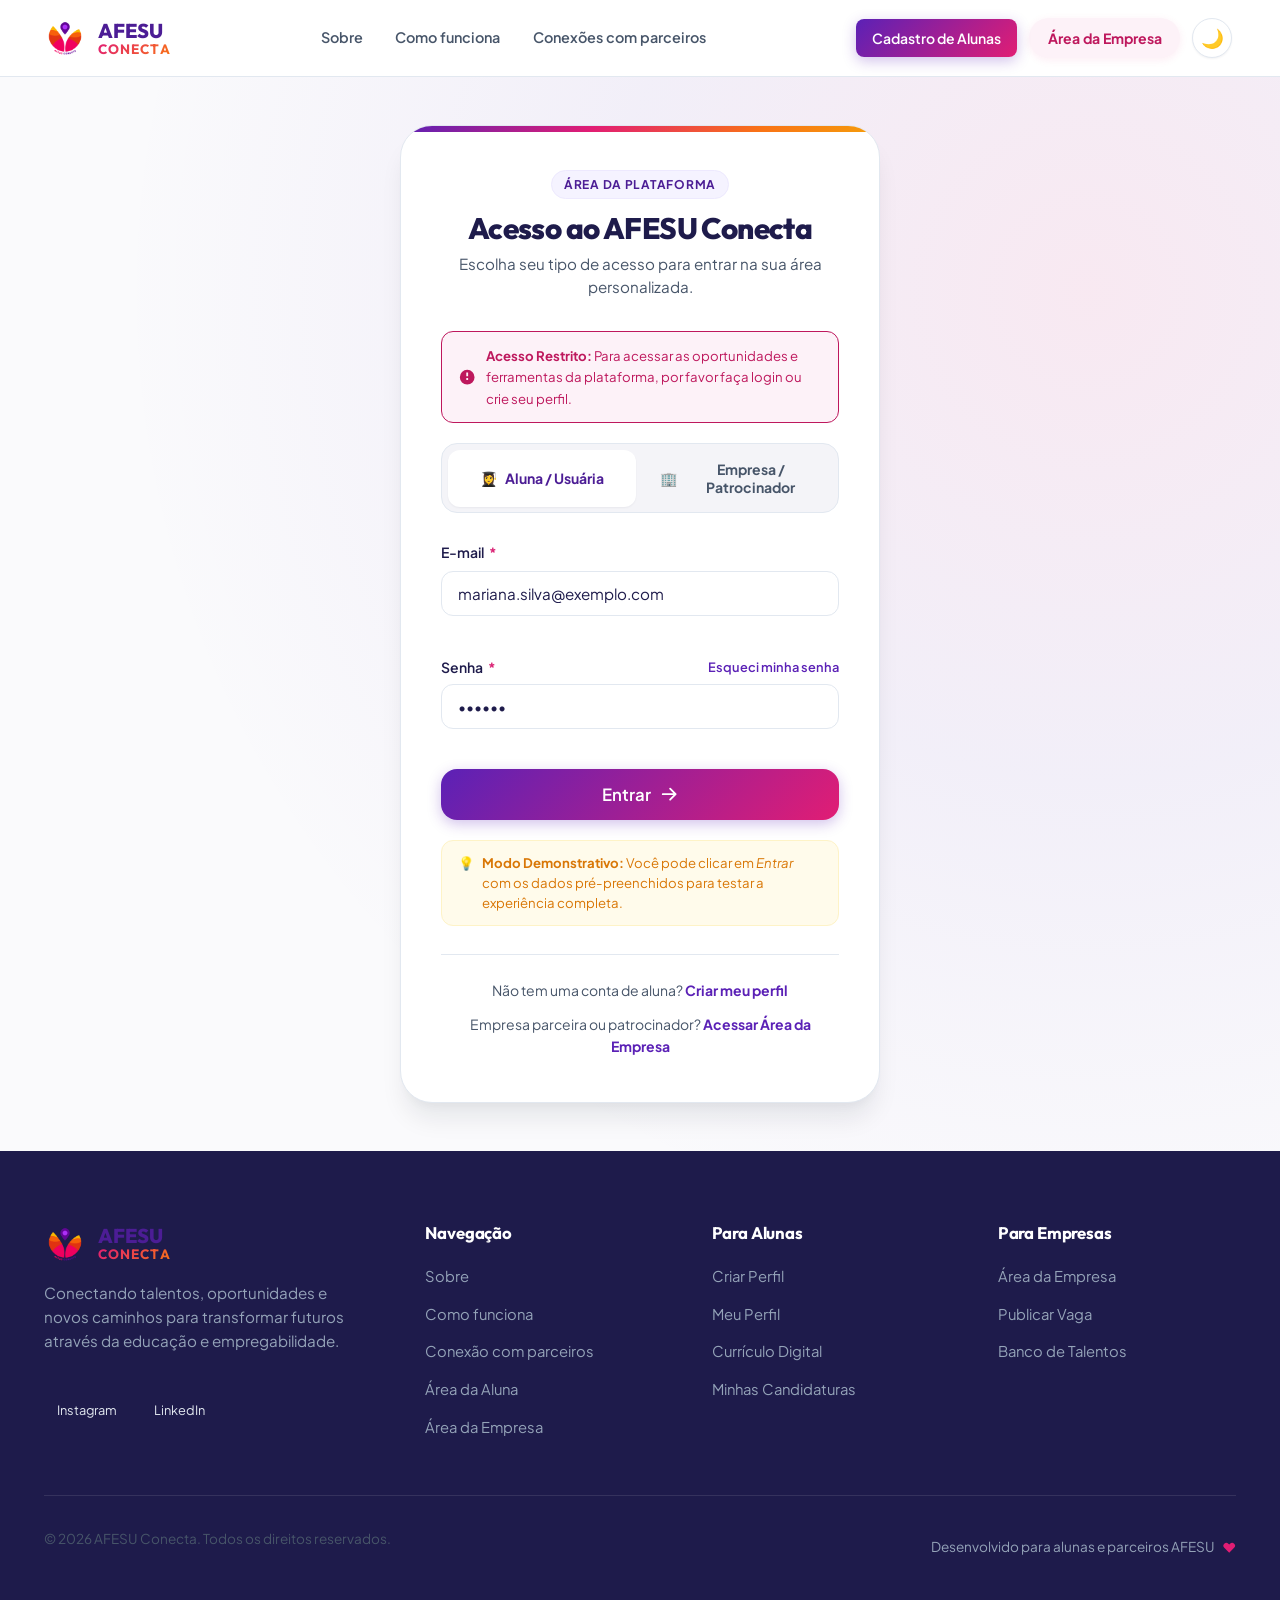
<file: perfil.html>
<!DOCTYPE html>
<html lang="pt-BR">
<head>
  <meta charset="UTF-8">
  <meta name="viewport" content="width=device-width, initial-scale=1.0">
  <title>Meu Perfil Profissional — AFESU Conecta</title>
  <meta name="description" content="Visualize seu perfil profissional e currículo digital no AFESU Conecta.">

  <!-- Google Fonts -->
  <link rel="preconnect" href="https://fonts.googleapis.com">
  <link rel="preconnect" href="https://fonts.gstatic.com" crossorigin>
  <link href="https://fonts.googleapis.com/css2?family=Outfit:wght@500;600;700;800&family=Plus+Jakarta+Sans:wght@400;500;600;700&display=swap" rel="stylesheet">

  <!-- Estilos CSS -->
  <link rel="stylesheet" href="css/variables.css?v=27">
  <link rel="stylesheet" href="css/base.css?v=27">
  <link rel="stylesheet" href="css/components.css?v=27">
  <link rel="stylesheet" href="css/layout.css?v=27">
  <link rel="stylesheet" href="css/profile-view.css?v=27">
  <link rel="stylesheet" href="css/animations.css?v=27">
  <link rel="stylesheet" href="css/responsive.css?v=27">
  <script>
    (function() {
      const savedTheme = localStorage.getItem('afesu_theme') || 'light';
      document.documentElement.setAttribute('data-theme', savedTheme);
    })();
  </script>
</head>
<body>

  <!-- ========================================================================
       1. HEADER / NAVBAR SUPERIOR
       ======================================================================== -->
  <!-- ========================================================================
       1. HEADER / NAVBAR SUPERIOR
       ======================================================================== -->
  <header class="site-header" id="siteHeader">
    <div class="container header-container">
      
      <!-- Logotipo Oficial AFESU CONECTA -->
      <a href="index.html" class="brand-logo" aria-label="AFESU Conecta — Início">
        <img src="assets/images/logo.png" alt="AFESU Conecta Logo" style="width: 42px; height: 42px; object-fit: contain;">
        <div class="brand-logo-text">
          <span class="brand-name">AFESU</span>
          <span class="brand-tagline">CONECTA</span>
        </div>
      </a>

      <!-- Menu de Navegação da Aluna -->
      <nav class="nav-menu" id="navMenu" aria-label="Navegação da Aluna">
        <a href="perfil.html" class="nav-link active">👤 Meu Perfil</a>
        <a href="curriculo.html" class="nav-link">📄 Currículo</a>
        
        <!-- Menu Suspenso de Oportunidades -->
        <div class="nav-dropdown" id="oppNavDropdown">
          <button type="button" class="nav-link nav-dropdown-toggle" id="btnOppDropdown" aria-expanded="false" aria-haspopup="true">
            <span>💼 Oportunidades</span>
            <svg class="nav-dropdown-icon" viewBox="0 0 20 20" fill="currentColor">
              <path fill-rule="evenodd" d="M5.293 7.293a1 1 0 011.414 0L10 10.586l3.293-3.293a1 1 0 111.414 1.414l-4 4a1 1 0 01-1.414 0l-4-4a1 1 0 010-1.414z" clip-rule="evenodd" />
            </svg>
          </button>
          <div class="nav-dropdown-menu" id="oppDropdownMenu">
            <a href="oportunidades.html?cat=ALL" class="nav-dropdown-item" data-nav-cat="ALL">
              <div class="nav-dropdown-item-icon icon-bg-all">✨</div>
              <div class="nav-dropdown-item-info">
                <span class="nav-dropdown-item-title">Todas as Oportunidades</span>
                <span class="nav-dropdown-item-sub">Mural completo</span>
              </div>
            </a>
            <a href="oportunidades.html?cat=EMPREGO" class="nav-dropdown-item" data-nav-cat="EMPREGO">
              <div class="nav-dropdown-item-icon icon-bg-purple">💼</div>
              <div class="nav-dropdown-item-info">
                <span class="nav-dropdown-item-title">Vagas de Emprego</span>
                <span class="nav-dropdown-item-sub">CLT e contratos formais</span>
              </div>
              <span class="nav-dropdown-tag">Vagas</span>
            </a>
            <a href="oportunidades.html?cat=ESTÁGIO" class="nav-dropdown-item" data-nav-cat="ESTÁGIO">
              <div class="nav-dropdown-item-icon icon-bg-pink">🚀</div>
              <div class="nav-dropdown-item-info">
                <span class="nav-dropdown-item-title">Programas de Estágio</span>
                <span class="nav-dropdown-item-sub">Início de carreira & mentoria</span>
              </div>
              <span class="nav-dropdown-tag" style="background: var(--color-pink-100); color: var(--color-pink-800);">Estágios</span>
            </a>
            <a href="oportunidades.html?cat=CURSO" class="nav-dropdown-item" data-nav-cat="CURSO">
              <div class="nav-dropdown-item-icon icon-bg-orange">🎓</div>
              <div class="nav-dropdown-item-info">
                <span class="nav-dropdown-item-title">Cursos & Capacitações</span>
                <span class="nav-dropdown-item-sub">Workshops com certificado</span>
              </div>
              <span class="nav-dropdown-tag" style="background: var(--color-orange-100); color: var(--color-orange-800);">Cursos</span>
            </a>
          </div>
        </div>

        <a href="candidaturas.html" class="nav-link">📋 Minhas Candidaturas</a>

        <!-- Ações e Acessos no Drawer Mobile -->
        <div class="mobile-menu-actions">
          <a href="curriculo.html" class="btn btn-secondary btn-sm" style="width: 100%; justify-content: center; margin-top: 0.25rem;">📄 Meu Currículo Digital</a>
          <button type="button" class="btn btn-outline btn-sm btn-drawer-logout" style="width: 100%; justify-content: center; color: var(--color-pink-600); border-color: var(--color-pink-200); margin-top: 0.25rem;">🚪 Sair da Conta</button>
        </div>
      </nav>

      <!-- Botões de Ação do Header -->
      <div class="header-actions">
        <a href="curriculo.html" class="btn btn-outline btn-sm nav-desktop-btn" title="Ver meu currículo">
          📄 Meu Currículo
        </a>

        <!-- Botão Toggle de Modo Escuro -->
        <button type="button" class="btn-theme-toggle" id="btnThemeToggle" aria-label="Alternar modo escuro" title="Alternar tema claro/escuro">
          <span class="theme-icon-sun">☀️</span>
          <span class="theme-icon-moon">🌙</span>
        </button>

        <!-- Botão Hamburger Mobile -->
        <button class="menu-toggle" id="menuToggle" aria-label="Abrir menu" aria-expanded="false">
          <span></span>
          <span></span>
          <span></span>
        </button>
      </div>

    </div>
  </header>

  <main>
    <section class="profile-page-section">
      <div class="container profile-page-container">
        
        <!-- ====================================================================
             2. BANNER PRINCIPAL DO PERFIL
             ==================================================================== -->
        <div class="profile-hero-banner">
          
          <div class="profile-hero-main">
            <!-- Usuária / Avatar / Informações -->
            <div class="profile-user-group">
              <div class="profile-photo-lg-wrapper">
                <div class="profile-photo-lg" id="viewProfileAvatar">
                  <span>MS</span>
                </div>
                <div class="profile-verified-badge" title="Aluna / Formanda Verificada AFESU">✓</div>
              </div>

              <div class="profile-names-group">
                <h1 id="viewFullName">Mariana Silva</h1>
                <div class="profile-headline" id="viewHeadline">Desenvolvimento Web & Tecnologia • Aluna AFESU</div>
                <div class="profile-meta-row">
                  <div class="profile-meta-item">
                    <svg viewBox="0 0 24 24" fill="none" stroke="currentColor" stroke-width="2">
                      <path d="M21 10c0 7-9 13-9 13s-9-6-9-13a9 9 0 0 1 18 0z"></path>
                      <circle cx="12" cy="10" r="3"></circle>
                    </svg>
                    <span id="viewLocation">São Paulo, SP</span>
                  </div>
                  <div class="profile-meta-item">
                    <svg viewBox="0 0 24 24" fill="none" stroke="currentColor" stroke-width="2">
                      <path d="M4 4h16c1.1 0 2 .9 2 2v12c0 1.1-.9 2-2 2H4c-1.1 0-2-.9-2-2V6c0-1.1.9-2 2-2z"></path>
                    </svg>
                    <span id="viewEmail">mariana.silva@exemplo.com</span>
                  </div>
                </div>
              </div>
            </div>

            <!-- Botões de Ação do Perfil -->
            <div class="profile-actions-group">
              <a href="curriculo.html" class="btn btn-primary" id="btnOpenCvPage">
                <span>📄 Visualizar Meu Currículo</span>
              </a>
              <a href="criar-perfil.html" class="btn btn-outline" id="btnEditProfile">
                <span>✏️ Editar Perfil</span>
              </a>
            </div>
          </div>

          <!-- Barra de Completude Integrada -->
          <div class="profile-banner-completeness">
            <div class="completeness-text-group">
              <strong>Status do Perfil:</strong> <span id="completenessPercent">100%</span> completo
            </div>
            <div class="completeness-bar-track">
              <div class="completeness-bar-fill" id="completenessBar" style="width: 100%;"></div>
            </div>
          </div>

        </div>

        <!-- ====================================================================
             3. GRADE DE CONTEÚDO DO PERFIL (COLUNA PRINCIPAL & LATERAL)
             ==================================================================== -->
        <div class="profile-content-grid">
          
          <!-- Coluna Principal (Esquerda) -->
          <div class="profile-main-col">
            
            <!-- Card: Sobre Mim -->
            <div class="profile-card">
              <div class="profile-card-header">
                <div class="profile-card-icon">
                  <svg viewBox="0 0 24 24" fill="none" stroke="currentColor" stroke-width="2">
                    <path d="M20 21v-2a4 4 0 0 0-4-4H8a4 4 0 0 0-4 4v2"></path>
                    <circle cx="12" cy="7" r="4"></circle>
                  </svg>
                </div>
                <h3 class="profile-card-title">Sobre Mim</h3>
              </div>
              <p id="viewBio" style="color: var(--color-text-secondary); line-height: 1.6; font-size: 0.95rem;"></p>
            </div>

            <!-- Card: Formação Acadêmica -->
            <div class="profile-card">
              <div class="profile-card-header">
                <div class="profile-card-icon">
                  <svg viewBox="0 0 24 24" fill="none" stroke="currentColor" stroke-width="2">
                    <path d="M22 10v6M2 10l10-5 10 5-10 5z"></path>
                    <path d="M6 12v5c3 3 9 3 12 0v-5"></path>
                  </svg>
                </div>
                <h3 class="profile-card-title">Formação Acadêmica</h3>
              </div>
              <div class="timeline-list" id="viewFormationsList"></div>
            </div>

            <!-- Card: Experiências Profissionais -->
            <div class="profile-card">
              <div class="profile-card-header">
                <div class="profile-card-icon">
                  <svg viewBox="0 0 24 24" fill="none" stroke="currentColor" stroke-width="2">
                    <rect x="2" y="7" width="20" height="14" rx="2" ry="2"></rect>
                    <path d="M16 21V5a2 2 0 0 0-2-2h-4a2 2 0 0 0-2 2v16"></path>
                  </svg>
                </div>
                <h3 class="profile-card-title">Experiências</h3>
              </div>
              <div id="viewExperiencesContainer"></div>
            </div>

            <!-- Card: Cursos e Certificações -->
            <div class="profile-card">
              <div class="profile-card-header">
                <div class="profile-card-icon">
                  <svg viewBox="0 0 24 24" fill="none" stroke="currentColor" stroke-width="2">
                    <circle cx="12" cy="8" r="7"></circle>
                    <polyline points="8.21 13.89 7 23 12 20 17 23 15.79 13.88"></polyline>
                  </svg>
                </div>
                <h3 class="profile-card-title">Cursos & Certificações</h3>
              </div>
              <div class="courses-pills-list" id="viewCoursesList"></div>
            </div>

          </div>

          <!-- Coluna Lateral (Direita) -->
          <div class="profile-side-col">
            
            <!-- Card Destaque: Meu Currículo Digital -->
            <div class="profile-cv-highlight-card">
              <div class="cv-highlight-header">
                <div class="cv-highlight-icon-box">📄</div>
                <div class="cv-highlight-title-group">
                  <h4>Currículo Digital</h4>
                  <span>Selo Verificado AFESU</span>
                </div>
              </div>
              <p class="cv-highlight-desc">
                Seu currículo oficial padronizado com selo institucional de formação, pronto para envio e impressão em PDF.
              </p>
              <div class="cv-highlight-actions">
                <a href="curriculo.html" class="btn btn-primary btn-sm" style="width: 100%; justify-content: center;">
                  <span>Visualizar Currículo Completo</span>
                  <svg viewBox="0 0 20 20" fill="currentColor" style="width: 16px; height: 16px;">
                    <path fill-rule="evenodd" d="M10.293 3.293a1 1 0 011.414 0l6 6a1 1 0 010 1.414l-6 6a1 1 0 01-1.414-1.414L14.586 11H3a1 1 0 110-2h11.586l-4.293-4.293a1 1 0 010-1.414z" clip-rule="evenodd"/>
                  </svg>
                </a>
              </div>
            </div>

            <!-- Card: Habilidades -->
            <div class="profile-card">
              <div class="profile-card-header">
                <div class="profile-card-icon">
                  <svg viewBox="0 0 24 24" fill="none" stroke="currentColor" stroke-width="2">
                    <polygon points="12 2 15.09 8.26 22 9.27 17 14.14 18.18 21.02 12 17.77 5.82 21.02 7 14.14 2 9.27 8.91 8.26 12 2"></polygon>
                  </svg>
                </div>
                <h3 class="profile-card-title">Habilidades</h3>
              </div>
              <div class="profile-skills-cloud" id="viewSkillsList"></div>
            </div>

            <!-- Card: Preferências Profissionais -->
            <div class="profile-card">
              <div class="profile-card-header">
                <div class="profile-card-icon">
                  <svg viewBox="0 0 24 24" fill="none" stroke="currentColor" stroke-width="2">
                    <circle cx="12" cy="12" r="10"></circle>
                    <polygon points="16.24 7.76 14.12 14.12 7.76 16.24 9.88 9.88 16.24 7.76"></polygon>
                  </svg>
                </div>
                <h3 class="profile-card-title">Preferências</h3>
              </div>

              <div class="preference-row">
                <span class="preference-label">Áreas de Interesse</span>
                <span class="preference-value" id="viewInterestsAreas">Tecnologia, Administração</span>
              </div>

              <div class="preference-row">
                <span class="preference-label">Tipo de Oportunidade</span>
                <span class="preference-value" id="viewInterestsTypes">Estágio, Emprego</span>
              </div>

              <div class="preference-row">
                <span class="preference-label">Formato Preferido</span>
                <span class="preference-value" id="viewInterestsFormats">Híbrido, Remoto</span>
              </div>

              <div class="preference-row">
                <span class="preference-label">Cidades</span>
                <span class="preference-value" id="viewInterestsCities">São Paulo, Osasco</span>
              </div>
            </div>

            <!-- Card: Chamada para Oportunidades -->
            <div class="profile-card" style="background: var(--gradient-primary); color: #FFFFFF; text-align: center;">
              <h4 style="color: #FFFFFF; font-size: 1.2rem; margin-bottom: 0.5rem;">Explorar Vagas</h4>
              <p style="color: rgba(255, 255, 255, 0.85); font-size: 0.875rem; margin-bottom: 1.25rem;">
                Confira as oportunidades de emprego, estágios e cursos que combinam com seu perfil.
              </p>
              <a href="oportunidades.html" class="btn btn-white btn-sm" style="width: 100%;">
                Ver Oportunidades
              </a>
            </div>

          </div>

        </div>

      </div>
    </section>
  </main>

  <!-- ========================================================================
       MODAL DE VISUALIZAÇÃO DO CURRÍCULO DIGITAL
       ======================================================================== -->
  <div class="modal-overlay" id="cvModal" role="dialog" aria-modal="true" aria-labelledby="cvModalTitle">
    <div class="modal-container cv-modal-container">
      <button class="modal-close" id="btnCloseCvModal" aria-label="Fechar currículo">✕</button>
      <div id="cvPaperContainer">
        <!-- Renderizado dinamicamente via JS -->
      </div>
    </div>
  </div>

  <!-- Footer Padronizado AFESU CONECTA -->
  <footer class="site-footer">
    <div class="container">
      <div class="footer-grid">
        
        <div class="footer-col-main">
          <a href="index.html" class="brand-logo" style="margin-bottom: 1rem; display: inline-flex;">
            <img src="assets/images/logo.png" alt="AFESU Conecta Logo" style="width: 42px; height: 42px; object-fit: contain;">
            <div class="brand-logo-text">
              <span class="brand-name">AFESU</span>
              <span class="brand-tagline">CONECTA</span>
            </div>
          </a>
          <p class="footer-brand-desc">
            Conectando talentos, oportunidades e novos caminhos para transformar futuros através da educação e empregabilidade.
          </p>
          <div class="footer-social-links" style="display: flex; gap: 0.75rem; margin-top: 1rem;">
            <a href="https://instagram.com" target="_blank" rel="noopener" class="btn-toolbar-ghost" style="padding: 0.4rem 0.8rem; font-size: 0.8rem;">Instagram</a>
            <a href="https://linkedin.com" target="_blank" rel="noopener" class="btn-toolbar-ghost" style="padding: 0.4rem 0.8rem; font-size: 0.8rem;">LinkedIn</a>
          </div>
        </div>

        <div class="footer-col">
          <h4 class="footer-heading">Navegação</h4>
          <ul class="footer-links-list">
            <li><a href="index.html#sobre">Sobre</a></li>
            <li><a href="index.html#como-funciona">Como funciona</a></li>
            <li><a href="index.html#parceiros">Conexão com parceiros</a></li>
            <li><a href="criar-perfil.html">Área da Aluna</a></li>
            <li><a href="patrocinador.html">Área da Empresa</a></li>
          </ul>
        </div>

        <div class="footer-col">
          <h4 class="footer-heading">Para Alunas</h4>
          <ul class="footer-links-list">
            <li><a href="criar-perfil.html">Criar Perfil</a></li>
            <li><a href="perfil.html">Meu Perfil</a></li>
            <li><a href="curriculo.html">Currículo Digital</a></li>
            <li><a href="oportunidades.html?view=candidaturas">Minhas Candidaturas</a></li>
          </ul>
        </div>

        <div class="footer-col">
          <h4 class="footer-heading">Para Empresas</h4>
          <ul class="footer-links-list">
            <li><a href="patrocinador.html">Área da Empresa</a></li>
            <li><a href="patrocinador.html#minhasOportunidadesSection">Publicar Vaga</a></li>
            <li><a href="patrocinador.html#candidaturasSection">Banco de Talentos</a></li>
          </ul>
        </div>

      </div>

      <div class="footer-bottom">
        <p>© 2026 AFESU Conecta. Todos os direitos reservados.</p>
        <div class="footer-bottom-badge">
          <span>Desenvolvido para alunas e parceiros AFESU</span>
          <svg viewBox="0 0 20 20" fill="currentColor"><path fill-rule="evenodd" d="M3.172 5.172a4 4 0 015.656 0L10 6.343l1.172-1.171a4 4 0 115.656 5.656L10 17.657l-6.828-6.829a4 4 0 010-5.656z" clip-rule="evenodd" /></svg>
        </div>
      </div>
    </div>
  </footer>

  <!-- Scripts -->
  <script src="js/animations.js?v=27"></script>
  <script src="js/main.js?v=27"></script>
  <script src="js/profile-view.js?v=27"></script>
</body>
</html>
</file>
<file: css/variables.css>
/* ==========================================================================
   AFESU CONECTA — DESIGN TOKENS & VARIÁVEIS CSS
   Cores: Roxo, Rosa, Laranja, Amarelo (Vivas, Modernas, Equilibradas)
   ========================================================================== */

:root {
  /* --- Cores Primárias e Estruturais (Roxo) --- */
  --color-purple-900: #2E1065;
  --color-purple-800: #3B0764;
  --color-purple-700: #4C1D95;
  --color-purple-600: #5B21B6;
  --color-purple-500: #6D28D9;
  --color-purple-400: #8B5CF6;
  --color-purple-100: #EDE9FE;
  --color-purple-50:  #F5F3FF;

  /* --- Cor de Destaque e Empoderamento (Rosa) --- */
  --color-pink-700: #BE185D;
  --color-pink-600: #DB2777;
  --color-pink-500: #E11D74;
  --color-pink-400: #F43F5E;
  --color-pink-100: #FCE7F3;
  --color-pink-50:  #FDF2F8;

  /* --- Cor de Ação e Energia (Laranja) --- */
  --color-orange-700: #C2410C;
  --color-orange-600: #EA580C;
  --color-orange-500: #F97316;
  --color-orange-400: #FB923C;
  --color-orange-100: #FFEDD5;
  --color-orange-50:  #FFF7ED;

  /* --- Cor de Inovação e Luz (Amarelo) --- */
  --color-yellow-600: #D97706;
  --color-yellow-500: #F59E0B;
  --color-yellow-400: #FBBF24;
  --color-yellow-300: #FCD34D;
  --color-yellow-100: #FEF3C7;
  --color-yellow-50:  #FFFBEB;

  /* --- Neutros e Fundos --- */
  --color-bg-main: #FAFAFC;
  --color-bg-card: #FFFFFF;
  --color-bg-subtle: #F4F4F8;
  --color-bg-dark: #1E1B4B;

  --color-text-primary: #1E1B4B;
  --color-text-secondary: #475569;
  --color-text-muted: #64748B;
  --color-text-light: #94A3B8;
  --color-text-white: #FFFFFF;

  --color-border-subtle: #E2E8F0;
  --color-border-focus: #7C3AED;

  /* --- Gradientes da Marca --- */
  --gradient-primary: linear-gradient(135deg, #5B21B6 0%, #E11D74 100%);
  --gradient-accent: linear-gradient(135deg, #E11D74 0%, #F97316 100%);
  --gradient-sun: linear-gradient(135deg, #F97316 0%, #F59E0B 100%);
  --gradient-full: linear-gradient(135deg, #5B21B6 0%, #E11D74 40%, #F97316 75%, #F59E0B 100%);
  --gradient-hero-bg: radial-gradient(circle at 85% 20%, rgba(225, 29, 116, 0.08) 0%, rgba(91, 33, 182, 0.05) 35%, rgba(250, 250, 252, 0) 70%);
  --gradient-card-border: linear-gradient(135deg, rgba(91, 33, 182, 0.2), rgba(225, 29, 116, 0.2));

  /* --- Tipografia --- */
  --font-family-base: 'Plus Jakarta Sans', system-ui, -apple-system, BlinkMacSystemFont, 'Segoe UI', Roboto, Oxygen, Ubuntu, Cantarell, sans-serif;
  --font-family-display: 'Outfit', 'Plus Jakarta Sans', sans-serif;

  /* --- Sombras Suaves e Modernas --- */
  --shadow-xs: 0 1px 2px 0 rgba(16, 24, 40, 0.05);
  --shadow-sm: 0 1px 3px 0 rgba(16, 24, 40, 0.08), 0 1px 2px 0 rgba(16, 24, 40, 0.04);
  --shadow-md: 0 4px 8px -2px rgba(16, 24, 40, 0.08), 0 2px 4px -2px rgba(16, 24, 40, 0.04);
  --shadow-lg: 0 12px 16px -4px rgba(16, 24, 40, 0.08), 0 4px 6px -2px rgba(16, 24, 40, 0.03);
  --shadow-xl: 0 20px 24px -4px rgba(16, 24, 40, 0.08), 0 8px 8px -4px rgba(16, 24, 40, 0.03);
  --shadow-glow-purple: 0 8px 25px -4px rgba(91, 33, 182, 0.35);
  --shadow-glow-pink: 0 8px 25px -4px rgba(225, 29, 116, 0.35);
  --shadow-glow-orange: 0 8px 25px -4px rgba(249, 115, 22, 0.35);

  /* --- Raios de Borda --- */
  --radius-xs: 6px;
  --radius-sm: 8px;
  --radius-md: 12px;
  --radius-lg: 16px;
  --radius-xl: 24px;
  --radius-2xl: 32px;
  --radius-full: 9999px;

  /* --- Transições Suaves --- */
  --transition-fast: 0.15s cubic-bezier(0.4, 0, 0.2, 1);
  --transition-normal: 0.25s cubic-bezier(0.4, 0, 0.2, 1);
  --transition-slow: 0.4s cubic-bezier(0.4, 0, 0.2, 1);
  --transition-spring: 0.5s cubic-bezier(0.34, 1.56, 0.64, 1);

  /* --- Z-index Layers --- */
  --z-base: 1;
  --z-card-float: 10;
  --z-header: 100;
  --z-drawer: 200;
  --z-modal: 500;
}

/* ==========================================================================
   TEMA ESCURO (DARK MODE ELEGANTE & PROFISSIONAL)
   ========================================================================== */
[data-theme="dark"] {
  --color-bg-main: #0C0A17;
  --color-bg-card: #161228;
  --color-bg-subtle: #1F1A38;
  --color-bg-dark: #07050E;

  --color-text-primary: #F8FAFC;
  --color-text-secondary: #CBD5E1;
  --color-text-muted: #94A3B8;
  --color-text-light: #64748B;
  --color-text-white: #FFFFFF;

  --color-border-subtle: #2D2552;
  --color-border-focus: #A78BFA;

  --color-purple-900: #EDE9FE;
  --color-purple-800: #DDD6FE;
  --color-purple-700: #C4B5FD;
  --color-purple-600: #A78BFA;
  --color-purple-500: #8B5CF6;
  --color-purple-100: #2E2554;
  --color-purple-50:  #1E1838;

  --color-pink-100: #4C1330;
  --color-pink-50:  #2D0B1C;

  --color-orange-100: #4A200B;
  --color-orange-50:  #2C1205;

  --color-yellow-100: #483307;
  --color-yellow-50:  #2A1D04;

  --gradient-hero-bg: radial-gradient(circle at 85% 20%, rgba(225, 29, 116, 0.15) 0%, rgba(91, 33, 182, 0.12) 35%, rgba(12, 10, 23, 0) 70%);

  --shadow-xs: 0 1px 2px 0 rgba(0, 0, 0, 0.5);
  --shadow-sm: 0 2px 4px 0 rgba(0, 0, 0, 0.5);
  --shadow-md: 0 6px 12px -2px rgba(0, 0, 0, 0.6);
  --shadow-lg: 0 14px 20px -4px rgba(0, 0, 0, 0.7);
  --shadow-xl: 0 22px 30px -4px rgba(0, 0, 0, 0.8);
}
</file>
<file: css/base.css>
/* ==========================================================================
   AFESU CONECTA — BASE & RESET CSS
   ========================================================================== */

*, *::before, *::after {
  box-sizing: border-box;
  margin: 0;
  padding: 0;
}

html {
  font-size: 16px;
  scroll-behavior: smooth;
  -webkit-text-size-adjust: 100%;
  overflow-x: hidden;
  width: 100%;
}

body {
  font-family: var(--font-family-base);
  font-size: 1rem;
  line-height: 1.6;
  color: var(--color-text-secondary);
  background-color: var(--color-bg-main);
  overflow-x: hidden;
  width: 100%;
  position: relative;
  -webkit-font-smoothing: antialiased;
  -moz-osx-font-smoothing: grayscale;
}

/* --- Tipografia Global --- */
h1, h2, h3, h4, h5, h6 {
  font-family: var(--font-family-display);
  color: var(--color-text-primary);
  font-weight: 700;
  line-height: 1.2;
  letter-spacing: -0.02em;
}

h1 {
  font-size: clamp(2.25rem, 5vw, 3.5rem);
  font-weight: 800;
}

h2 {
  font-size: clamp(1.85rem, 3.5vw, 2.6rem);
}

h3 {
  font-size: clamp(1.35rem, 2.5vw, 1.75rem);
}

h4 {
  font-size: 1.2rem;
}

p {
  color: var(--color-text-secondary);
  margin-bottom: 1rem;
}

p:last-child {
  margin-bottom: 0;
}

a {
  color: inherit;
  text-decoration: none;
  transition: color var(--transition-fast);
}

img, svg {
  display: block;
  max-width: 100%;
  height: auto;
}

button, input, select, textarea {
  font-family: inherit;
  font-size: inherit;
  border: none;
  outline: none;
  background: none;
}

button {
  cursor: pointer;
}

ul, ol {
  list-style: none;
}

/* --- Container e Layout Utilitários --- */
.container {
  width: 100%;
  max-width: 1240px;
  margin-left: auto;
  margin-right: auto;
  padding-left: 1.5rem;
  padding-right: 1.5rem;
}

.section {
  padding-top: 5.5rem;
  padding-bottom: 5.5rem;
  position: relative;
}

.section-header {
  text-align: center;
  max-width: 680px;
  margin: 0 auto 3.5rem;
}

.section-tag {
  display: inline-flex;
  align-items: center;
  gap: 0.5rem;
  padding: 0.35rem 0.95rem;
  font-size: 0.825rem;
  font-weight: 700;
  text-transform: uppercase;
  letter-spacing: 0.08em;
  border-radius: var(--radius-full);
  margin-bottom: 1rem;
}

.section-tag.purple {
  background: var(--color-purple-50);
  color: var(--color-purple-600);
  border: 1px solid var(--color-purple-100);
}

.section-tag.pink {
  background: var(--color-pink-50);
  color: var(--color-pink-600);
  border: 1px solid var(--color-pink-100);
}

.section-tag.orange {
  background: var(--color-orange-50);
  color: var(--color-orange-600);
  border: 1px solid var(--color-orange-100);
}

.section-tag.yellow {
  background: var(--color-yellow-50);
  color: var(--color-yellow-600);
  border: 1px solid var(--color-yellow-100);
}

.section-title {
  margin-bottom: 1rem;
}

.section-description {
  font-size: 1.125rem;
  color: var(--color-text-muted);
  line-height: 1.6;
}

/* --- Text Highlights & Gradients --- */
.text-gradient {
  background: var(--gradient-primary);
  -webkit-background-clip: text;
  -webkit-text-fill-color: transparent;
  display: inline;
}

.text-gradient-accent {
  background: var(--gradient-accent);
  -webkit-background-clip: text;
  -webkit-text-fill-color: transparent;
  display: inline;
}

.text-gradient-sun {
  background: var(--gradient-sun);
  -webkit-background-clip: text;
  -webkit-text-fill-color: transparent;
  display: inline;
}

.highlight-purple {
  color: var(--color-purple-600);
}

.highlight-pink {
  color: var(--color-pink-500);
}

.highlight-orange {
  color: var(--color-orange-500);
}

/* --- Utilitários de Acessibilidade e Grid --- */
.sr-only {
  position: absolute;
  width: 1px;
  height: 1px;
  padding: 0;
  margin: -1px;
  overflow: hidden;
  clip: rect(0, 0, 0, 0);
  white-space: nowrap;
  border-width: 0;
}
</file>
<file: css/components.css>
/* ==========================================================================
   AFESU CONECTA — COMPONENTES UI
   ========================================================================== */

/* --- 1. Botões --- */
.btn {
  display: inline-flex;
  align-items: center;
  justify-content: center;
  gap: 0.6rem;
  font-family: var(--font-family-base);
  font-size: 0.95rem;
  font-weight: 600;
  padding: 0.75rem 1.45rem;
  border-radius: var(--radius-md);
  transition: all var(--transition-normal);
  text-decoration: none;
  cursor: pointer;
  white-space: nowrap;
  position: relative;
  overflow: hidden;
}

.btn:active {
  transform: scale(0.98);
}

.btn svg {
  width: 1.15rem;
  height: 1.15rem;
  transition: transform var(--transition-fast);
}

.btn:hover svg {
  transform: translateX(3px);
}

/* Botão Primário (Destaque Gradient Roxo-Rosa com sombra rica) */
.btn-primary {
  background: var(--gradient-primary);
  color: var(--color-text-white);
  box-shadow: 0 4px 14px rgba(91, 33, 182, 0.28);
}

.btn-primary:hover {
  background: linear-gradient(135deg, #4C1D95 0%, #DB2777 100%);
  box-shadow: 0 6px 20px rgba(91, 33, 182, 0.38);
  transform: translateY(-2px);
  color: var(--color-text-white);
}

/* Botão Laranja Energético */
.btn-orange {
  background: var(--gradient-accent);
  color: var(--color-text-white);
  box-shadow: 0 4px 14px rgba(225, 29, 116, 0.25);
}

.btn-orange:hover {
  background: linear-gradient(135deg, #DB2777 0%, #EA580C 100%);
  box-shadow: 0 6px 20px rgba(249, 115, 22, 0.35);
  transform: translateY(-2px);
  color: var(--color-text-white);
}

/* Botão Secundário / Sutil */
.btn-secondary {
  background: var(--color-purple-50);
  color: var(--color-purple-700);
  border: 1px solid var(--color-purple-100);
}

.btn-secondary:hover {
  background: var(--color-purple-100);
  color: var(--color-purple-900);
  transform: translateY(-2px);
}

/* Botão Outline */
.btn-outline {
  background: transparent;
  color: var(--color-purple-700);
  border: 1.5px solid var(--color-border-subtle);
}

.btn-outline:hover {
  border-color: var(--color-purple-600);
  background: var(--color-purple-50);
  color: var(--color-purple-700);
  transform: translateY(-2px);
}

/* Botão Branco para fundos escuros / gradientes */
.btn-white {
  background: #FFFFFF;
  color: var(--color-purple-700);
  font-weight: 700;
  box-shadow: 0 4px 15px rgba(0, 0, 0, 0.1);
}

.btn-white:hover {
  background: #F8FAFC;
  color: var(--color-pink-600);
  box-shadow: 0 6px 22px rgba(0, 0, 0, 0.15);
  transform: translateY(-2px);
}

/* Tamanhos de botão */
.btn-sm {
  padding: 0.5rem 1rem;
  font-size: 0.875rem;
  border-radius: var(--radius-sm);
}

.btn-lg {
  padding: 0.95rem 1.85rem;
  font-size: 1.05rem;
  border-radius: var(--radius-lg);
}

/* --- 2. Cards de Oportunidades (O que você encontra) --- */
.opp-grid {
  display: grid;
  grid-template-columns: repeat(3, 1fr);
  gap: 2rem;
}

.opp-card {
  background: var(--color-bg-card);
  border: 1px solid var(--color-border-subtle);
  border-radius: var(--radius-xl);
  padding: 2.25rem 2rem;
  position: relative;
  transition: all var(--transition-normal);
  display: flex;
  flex-direction: column;
  box-shadow: var(--shadow-sm);
  overflow: hidden;
}

.opp-card::before {
  content: '';
  position: absolute;
  top: 0;
  left: 0;
  right: 0;
  height: 4px;
  background: var(--color-border-subtle);
  transition: all var(--transition-normal);
}

.opp-card:hover {
  transform: translateY(-8px);
  box-shadow: var(--shadow-xl);
  border-color: rgba(91, 33, 182, 0.15);
}

/* Variação Empregos (Roxo) */
.opp-card.purple:hover::before {
  background: var(--gradient-primary);
}

.opp-card.purple:hover .opp-icon-wrapper {
  background: var(--gradient-primary);
  color: #FFFFFF;
  transform: scale(1.05) rotate(-3deg);
}

/* Variação Estágios (Rosa / Laranja) */
.opp-card.pink:hover::before {
  background: var(--gradient-accent);
}

.opp-card.pink:hover .opp-icon-wrapper {
  background: var(--gradient-accent);
  color: #FFFFFF;
  transform: scale(1.05) rotate(3deg);
}

/* Variação Cursos (Laranja / Amarelo) */
.opp-card.orange:hover::before {
  background: var(--gradient-sun);
}

.opp-card.orange:hover .opp-icon-wrapper {
  background: var(--gradient-sun);
  color: #FFFFFF;
  transform: scale(1.05) rotate(-3deg);
}

.opp-icon-wrapper {
  width: 3.75rem;
  height: 3.75rem;
  border-radius: var(--radius-lg);
  display: flex;
  align-items: center;
  justify-content: center;
  margin-bottom: 1.5rem;
  transition: all var(--transition-spring);
}

.opp-icon-wrapper.purple {
  background: var(--color-purple-50);
  color: var(--color-purple-600);
}

.opp-icon-wrapper.pink {
  background: var(--color-pink-50);
  color: var(--color-pink-500);
}

.opp-icon-wrapper.orange {
  background: var(--color-orange-50);
  color: var(--color-orange-500);
}

.opp-icon-wrapper svg {
  width: 1.85rem;
  height: 1.85rem;
}

.opp-card-badge {
  display: inline-block;
  font-size: 0.75rem;
  font-weight: 700;
  text-transform: uppercase;
  letter-spacing: 0.05em;
  padding: 0.25rem 0.65rem;
  border-radius: var(--radius-full);
  margin-bottom: 0.75rem;
  width: fit-content;
}

.opp-card-badge.purple {
  background: var(--color-purple-100);
  color: var(--color-purple-700);
}

.opp-card-badge.pink {
  background: var(--color-pink-100);
  color: var(--color-pink-700);
}

.opp-card-badge.orange {
  background: var(--color-orange-100);
  color: var(--color-orange-700);
}

.opp-card h3 {
  font-size: 1.45rem;
  margin-bottom: 0.75rem;
  color: var(--color-text-primary);
}

.opp-card p {
  color: var(--color-text-secondary);
  font-size: 0.975rem;
  line-height: 1.6;
  margin-bottom: 1.75rem;
  flex-grow: 1;
}

.opp-card-link {
  display: inline-flex;
  align-items: center;
  gap: 0.4rem;
  font-weight: 700;
  font-size: 0.925rem;
  color: var(--color-purple-600);
  transition: gap var(--transition-fast), color var(--transition-fast);
}

.opp-card-link:hover {
  gap: 0.75rem;
  color: var(--color-pink-600);
}

.opp-card-link svg {
  width: 1rem;
  height: 1rem;
}

/* --- 3. Passos "Como Funciona" --- */
.steps-wrapper {
  position: relative;
  display: grid;
  grid-template-columns: repeat(3, 1fr);
  gap: 2.5rem;
  margin-top: 2rem;
}

/* Linha conectora entre os passos */
.steps-connector {
  position: absolute;
  top: 40px;
  left: 15%;
  right: 15%;
  height: 3px;
  background: linear-gradient(90deg, 
    var(--color-purple-300) 0%, 
    var(--color-pink-400) 50%, 
    var(--color-orange-400) 100%
  );
  z-index: 1;
  border-radius: var(--radius-full);
}

.step-card {
  position: relative;
  z-index: 2;
  background: var(--color-bg-card);
  border: 1px solid var(--color-border-subtle);
  border-radius: var(--radius-xl);
  padding: 2.25rem 1.75rem;
  text-align: center;
  box-shadow: var(--shadow-sm);
  transition: all var(--transition-normal);
}

.step-card:hover {
  transform: translateY(-6px);
  box-shadow: var(--shadow-lg);
  border-color: var(--color-purple-200);
}

.step-number-badge {
  width: 4rem;
  height: 4rem;
  margin: 0 auto 1.5rem;
  border-radius: var(--radius-full);
  display: flex;
  align-items: center;
  justify-content: center;
  font-family: var(--font-family-display);
  font-size: 1.35rem;
  font-weight: 800;
  color: var(--color-text-white);
  box-shadow: var(--shadow-md);
  transition: transform var(--transition-spring);
}

.step-card:hover .step-number-badge {
  transform: scale(1.12);
}

.step-1 .step-number-badge {
  background: var(--color-purple-600);
  box-shadow: 0 6px 16px rgba(91, 33, 182, 0.35);
}

.step-2 .step-number-badge {
  background: var(--color-pink-500);
  box-shadow: 0 6px 16px rgba(225, 29, 116, 0.35);
}

.step-3 .step-number-badge {
  background: var(--color-orange-500);
  box-shadow: 0 6px 16px rgba(249, 115, 22, 0.35);
}

.step-card h3 {
  font-size: 1.25rem;
  margin-bottom: 0.75rem;
  color: var(--color-text-primary);
}

.step-card p {
  font-size: 0.925rem;
  color: var(--color-text-secondary);
  line-height: 1.55;
}

/* --- 4. Card Exemplo de Perfil Digital --- */
.profile-preview-card {
  background: #FFFFFF;
  border: 1px solid rgba(91, 33, 182, 0.12);
  border-radius: var(--radius-2xl);
  padding: 2.25rem;
  box-shadow: var(--shadow-xl);
  position: relative;
  overflow: hidden;
  max-width: 480px;
  width: 100%;
  margin: 0 auto;
}

.profile-preview-card::after {
  content: '';
  position: absolute;
  top: 0;
  left: 0;
  right: 0;
  height: 6px;
  background: var(--gradient-full);
}

.profile-header {
  display: flex;
  align-items: center;
  gap: 1.25rem;
  margin-bottom: 1.5rem;
}

.profile-avatar-wrapper {
  position: relative;
}

.profile-avatar {
  width: 4.25rem;
  height: 4.25rem;
  border-radius: var(--radius-full);
  background: var(--gradient-primary);
  display: flex;
  align-items: center;
  justify-content: center;
  color: #FFFFFF;
  font-size: 1.5rem;
  font-weight: 700;
  box-shadow: var(--shadow-md);
  border: 3px solid #FFFFFF;
}

.profile-badge-verified {
  position: absolute;
  bottom: 0;
  right: 0;
  background: var(--color-yellow-400);
  color: var(--color-purple-900);
  width: 1.35rem;
  height: 1.35rem;
  border-radius: var(--radius-full);
  display: flex;
  align-items: center;
  justify-content: center;
  border: 2px solid #FFFFFF;
  font-size: 0.7rem;
}

.profile-info h4 {
  font-size: 1.25rem;
  margin-bottom: 0.2rem;
  color: var(--color-text-primary);
}

.profile-title {
  font-size: 0.875rem;
  color: var(--color-purple-600);
  font-weight: 600;
  margin-bottom: 0.25rem;
}

.profile-unit {
  font-size: 0.8rem;
  color: var(--color-text-muted);
  display: flex;
  align-items: center;
  gap: 0.35rem;
}

.profile-unit svg {
  width: 0.85rem;
  height: 0.85rem;
}

.profile-tags-wrapper {
  margin-bottom: 1.5rem;
}

.profile-tags-title {
  font-size: 0.75rem;
  font-weight: 700;
  text-transform: uppercase;
  letter-spacing: 0.06em;
  color: var(--color-text-light);
  margin-bottom: 0.6rem;
}

.tags-list {
  display: flex;
  flex-wrap: wrap;
  gap: 0.5rem;
}

.chip {
  display: inline-flex;
  align-items: center;
  gap: 0.3rem;
  padding: 0.35rem 0.75rem;
  border-radius: var(--radius-full);
  font-size: 0.8rem;
  font-weight: 600;
}

.chip-purple {
  background: var(--color-purple-50);
  color: var(--color-purple-700);
  border: 1px solid var(--color-purple-100);
}

.chip-pink {
  background: var(--color-pink-50);
  color: var(--color-pink-700);
  border: 1px solid var(--color-pink-100);
}

.chip-orange {
  background: var(--color-orange-50);
  color: var(--color-orange-700);
  border: 1px solid var(--color-orange-100);
}

.chip-yellow {
  background: var(--color-yellow-50);
  color: var(--color-yellow-700);
  border: 1px solid var(--color-yellow-100);
}

.profile-education-card {
  background: var(--color-bg-subtle);
  border-radius: var(--radius-md);
  padding: 1rem 1.2rem;
  margin-bottom: 1.25rem;
  border-left: 3.5px solid var(--color-purple-600);
}

.profile-education-card .edu-role {
  font-size: 0.875rem;
  font-weight: 700;
  color: var(--color-text-primary);
}

.profile-education-card .edu-place {
  font-size: 0.8rem;
  color: var(--color-purple-600);
  font-weight: 600;
}

.profile-match-status {
  display: flex;
  align-items: center;
  justify-content: space-between;
  padding-top: 1rem;
  border-top: 1px dashed var(--color-border-subtle);
}

.profile-match-label {
  display: flex;
  align-items: center;
  gap: 0.45rem;
  font-size: 0.85rem;
  font-weight: 600;
  color: var(--color-text-secondary);
}

.match-dot {
  width: 8px;
  height: 8px;
  border-radius: 50%;
  background: #10B981;
  box-shadow: 0 0 0 3px rgba(16, 185, 129, 0.2);
}

.profile-match-badge {
  background: var(--color-yellow-100);
  color: var(--color-yellow-700);
  font-size: 0.75rem;
  font-weight: 700;
  padding: 0.2rem 0.6rem;
  border-radius: var(--radius-full);
}

/* --- 5. Diagrama de Conexão Empresa (ALUNA -> AFESU -> EMPRESA) --- */
.connection-diagram {
  background: var(--color-bg-card);
  border: 1px solid var(--color-border-subtle);
  border-radius: var(--radius-2xl);
  padding: 3rem 2rem;
  box-shadow: var(--shadow-lg);
  display: flex;
  align-items: center;
  justify-content: space-between;
  position: relative;
  overflow: hidden;
}

.conn-node {
  flex: 1;
  text-align: center;
  padding: 1.5rem 1rem;
  position: relative;
  z-index: 2;
  transition: transform var(--transition-normal);
}

.conn-node:hover {
  transform: translateY(-4px);
}

.conn-icon-box {
  width: 4.75rem;
  height: 4.75rem;
  border-radius: var(--radius-xl);
  margin: 0 auto 1.25rem;
  display: flex;
  align-items: center;
  justify-content: center;
  box-shadow: var(--shadow-md);
  transition: all var(--transition-spring);
}

.conn-node:hover .conn-icon-box {
  transform: scale(1.1);
}

.conn-icon-box.student {
  background: linear-gradient(135deg, #E11D74 0%, #F97316 100%);
  color: #FFFFFF;
}

.conn-icon-box.afesu {
  background: linear-gradient(135deg, #5B21B6 0%, #E11D74 100%);
  color: #FFFFFF;
  box-shadow: var(--shadow-glow-purple);
  width: 5.25rem;
  height: 5.25rem;
}

.conn-icon-box.company {
  background: linear-gradient(135deg, #4C1D95 0%, #3B82F6 100%);
  color: #FFFFFF;
}

.conn-icon-box svg {
  width: 2.25rem;
  height: 2.25rem;
}

.conn-node h4 {
  font-size: 1.2rem;
  margin-bottom: 0.35rem;
  color: var(--color-text-primary);
}

.conn-node p {
  font-size: 0.85rem;
  color: var(--color-text-muted);
  max-width: 200px;
  margin: 0 auto;
}

.conn-arrow {
  display: flex;
  flex-direction: column;
  align-items: center;
  justify-content: center;
  color: var(--color-pink-500);
  padding: 0 0.5rem;
  position: relative;
  z-index: 2;
}

.conn-arrow-line {
  width: 40px;
  height: 3px;
  background: linear-gradient(90deg, var(--color-purple-300), var(--color-pink-400));
  position: relative;
}

.conn-arrow svg {
  width: 1.5rem;
  height: 1.5rem;
  animation: pulseArrow 2s infinite ease-in-out;
}

@keyframes pulseArrow {
  0%, 100% {
    transform: translateX(0);
    opacity: 0.7;
  }
  50% {
    transform: translateX(4px);
    opacity: 1;
  }
}

/* --- 6. Modais de Ação Interativos (Entrar / Criar Perfil) --- */
.modal-overlay {
  position: fixed;
  inset: 0;
  background: rgba(30, 27, 75, 0.6);
  backdrop-filter: blur(6px);
  -webkit-backdrop-filter: blur(6px);
  z-index: var(--z-modal);
  display: flex;
  align-items: center;
  justify-content: center;
  padding: 1.5rem;
  opacity: 0;
  visibility: hidden;
  transition: all var(--transition-normal);
}

.modal-overlay.active {
  opacity: 1;
  visibility: visible;
}

.modal-container {
  background: #FFFFFF;
  border-radius: var(--radius-2xl);
  max-width: 480px;
  width: 100%;
  padding: 2.5rem;
  box-shadow: var(--shadow-xl);
  position: relative;
  transform: translateY(20px) scale(0.96);
  transition: all var(--transition-spring);
  border: 1px solid var(--color-purple-100);
}

.modal-overlay.active .modal-container {
  transform: translateY(0) scale(1);
}

.modal-close {
  position: absolute;
  top: 1.25rem;
  right: 1.25rem;
  width: 2.25rem;
  height: 2.25rem;
  border-radius: var(--radius-full);
  background: var(--color-bg-subtle);
  color: var(--color-text-secondary);
  display: flex;
  align-items: center;
  justify-content: center;
  transition: all var(--transition-fast);
  cursor: pointer;
}

.modal-close:hover {
  background: var(--color-pink-50);
  color: var(--color-pink-600);
  transform: rotate(90deg);
}

.modal-header {
  text-align: center;
  margin-bottom: 1.75rem;
}

.modal-badge {
  display: inline-flex;
  align-items: center;
  gap: 0.35rem;
  padding: 0.3rem 0.8rem;
  font-size: 0.75rem;
  font-weight: 700;
  border-radius: var(--radius-full);
  background: var(--color-purple-50);
  color: var(--color-purple-700);
  margin-bottom: 0.75rem;
}

.modal-title {
  font-size: 1.6rem;
  margin-bottom: 0.5rem;
}

.modal-subtitle {
  font-size: 0.925rem;
  color: var(--color-text-muted);
}

.modal-tabs {
  display: flex;
  background: var(--color-bg-subtle);
  padding: 0.3rem;
  border-radius: var(--radius-md);
  margin-bottom: 1.5rem;
  gap: 0.3rem;
}

.modal-tab-btn {
  flex: 1;
  padding: 0.6rem 0.5rem;
  font-size: 0.875rem;
  font-weight: 600;
  border-radius: var(--radius-sm);
  color: var(--color-text-muted);
  text-align: center;
  transition: all var(--transition-fast);
}

.modal-tab-btn.active {
  background: #FFFFFF;
  color: var(--color-purple-700);
  box-shadow: var(--shadow-xs);
}

.modal-form-group {
  margin-bottom: 1.2rem;
  text-align: left;
}

.modal-label {
  display: block;
  font-size: 0.85rem;
  font-weight: 600;
  color: var(--color-text-primary);
  margin-bottom: 0.4rem;
}

.modal-input {
  width: 100%;
  padding: 0.75rem 1rem;
  border: 1.5px solid var(--color-border-subtle);
  border-radius: var(--radius-md);
  background: #FFFFFF;
  font-size: 0.95rem;
  color: var(--color-text-primary);
  transition: border-color var(--transition-fast), box-shadow var(--transition-fast);
}

.modal-input:focus {
  border-color: var(--color-purple-500);
  box-shadow: 0 0 0 3px rgba(109, 40, 217, 0.15);
}

.modal-notice {
  background: var(--color-yellow-50);
  border: 1px solid var(--color-yellow-100);
  border-radius: var(--radius-md);
  padding: 0.85rem 1rem;
  font-size: 0.825rem;
  color: var(--color-yellow-700);
  margin-bottom: 1.25rem;
  display: flex;
  align-items: center;
  gap: 0.6rem;
}

.modal-notice svg {
  flex-shrink: 0;
  width: 1.15rem;
  height: 1.15rem;
}

/* --- 7. Formulários Universais e Inputs --- */
.form-grid-2 {
  display: grid;
  grid-template-columns: 1fr 1fr;
  gap: 1.25rem;
}

@media (max-width: 640px) {
  .form-grid-2 {
    grid-template-columns: 1fr !important;
    gap: 0.85rem;
  }
}

.form-group {
  margin-bottom: 1.25rem;
  text-align: left;
  display: flex;
  flex-direction: column;
}

.form-label {
  display: block;
  font-size: 0.875rem;
  font-weight: 600;
  color: var(--color-text-primary);
  margin-bottom: 0.45rem;
}

.form-label .required-star {
  color: var(--color-pink-600);
  margin-left: 0.2rem;
  font-weight: 700;
}

.form-label .optional-tag {
  font-size: 0.775rem;
  font-weight: 500;
  color: var(--color-text-muted);
  margin-left: 0.4rem;
}

.form-control {
  width: 100%;
  padding: 0.75rem 1rem;
  background: #FFFFFF;
  border: 1.5px solid var(--color-border-subtle);
  border-radius: var(--radius-md);
  font-size: 0.95rem;
  font-family: var(--font-family-base);
  color: var(--color-text-primary);
  transition: all var(--transition-fast);
  outline: none;
  box-sizing: border-box;
  display: block;
}

.form-control:focus {
  border-color: var(--color-purple-500);
  box-shadow: 0 0 0 3px rgba(109, 40, 217, 0.12);
}

select.form-control {
  cursor: pointer;
  appearance: auto;
}

textarea.form-control {
  resize: vertical;
  min-height: 80px;
  line-height: 1.5;
}

/* ==========================================================================
   BOTÃO DE ALTERNÂNCIA DE TEMA (DARK MODE TOGGLE)
   ========================================================================== */
.btn-theme-toggle {
  width: 40px;
  height: 40px;
  border-radius: var(--radius-full);
  border: 1px solid var(--color-border-subtle);
  background: var(--color-bg-card);
  color: var(--color-text-primary);
  display: inline-flex;
  align-items: center;
  justify-content: center;
  cursor: pointer;
  font-size: 1.15rem;
  transition: all var(--transition-fast);
  box-shadow: var(--shadow-xs);
  flex-shrink: 0;
}

.btn-theme-toggle:hover {
  transform: scale(1.08);
  border-color: var(--color-purple-400);
  background: var(--color-purple-50);
}

.theme-icon-sun {
  display: none;
}

.theme-icon-moon {
  display: inline;
}

[data-theme="dark"] .theme-icon-sun {
  display: inline;
}

[data-theme="dark"] .theme-icon-moon {
  display: none;
}

/* ==========================================================================
   AJUSTES GERAIS DE COMPONENTES NO MODO ESCURO (SEM NENHUMA ÁREA BRANCA)
   ========================================================================== */
[data-theme="dark"],
[data-theme="dark"] body,
[data-theme="dark"] main,
[data-theme="dark"] section,
[data-theme="dark"] .section,
[data-theme="dark"] .section-how-it-works,
[data-theme="dark"] .section-companies,
[data-theme="dark"] .section-about,
[data-theme="dark"] .hero-section {
  background-color: #0C0A17 !important;
  color: #CBD5E1;
}

[data-theme="dark"] .site-header {
  background: rgba(18, 14, 34, 0.94);
  border-bottom-color: #2D2552;
}

[data-theme="dark"] .site-header.scrolled {
  background: rgba(18, 14, 34, 0.98);
  box-shadow: 0 4px 24px -2px rgba(0, 0, 0, 0.6);
  border-bottom-color: #382F60;
}

[data-theme="dark"] .nav-menu {
  background: #161228;
  border-color: #2D2552;
}

[data-theme="dark"] .nav-link {
  color: #CBD5E1;
}

[data-theme="dark"] .nav-link:hover {
  color: #FFFFFF;
  background: rgba(139, 92, 246, 0.18);
}

[data-theme="dark"] .nav-link.active {
  color: #FFFFFF;
  background: var(--gradient-primary);
  box-shadow: 0 4px 14px rgba(139, 92, 246, 0.35);
}

[data-theme="dark"] .user-session-badge {
  background: #231B42;
  border-color: #382F60;
  color: #DDD6FE;
}

[data-theme="dark"] .user-session-badge:hover {
  background: #2E2456;
}

[data-theme="dark"] .menu-toggle {
  background: #161228;
  border-color: #382F60;
}

[data-theme="dark"] .menu-toggle span {
  background-color: #DDD6FE;
}

[data-theme="dark"] .menu-toggle:hover {
  background: #251D42;
  border-color: #6D28D9;
}

[data-theme="dark"] .mobile-drawer-close {
  background: #1F1A38;
  border-color: #382F60;
  color: #DDD6FE;
}

[data-theme="dark"] .mobile-drawer-close:hover {
  background: #3B1128;
  border-color: #DB2777;
  color: #F472B6;
}

[data-theme="dark"] .nav-backdrop {
  display: none !important;
}

[data-theme="dark"] .site-footer {
  background: #07050E;
  border-top-color: #2D2552;
}

/* Formulários, Inputs, Selects e Textareas */
[data-theme="dark"] .form-control,
[data-theme="dark"] .modal-input,
[data-theme="dark"] .search-input,
[data-theme="dark"] .candidate-filter-select,
[data-theme="dark"] .candidates-search-input,
[data-theme="dark"] input[type="text"],
[data-theme="dark"] input[type="email"],
[data-theme="dark"] input[type="password"],
[data-theme="dark"] input[type="tel"],
[data-theme="dark"] input[type="date"],
[data-theme="dark"] input[type="number"],
[data-theme="dark"] select,
[data-theme="dark"] textarea {
  background: #1C1733 !important;
  border-color: #382F60 !important;
  color: #F8FAFC !important;
}

[data-theme="dark"] .form-control:focus,
[data-theme="dark"] .modal-input:focus,
[data-theme="dark"] .search-input:focus,
[data-theme="dark"] .candidates-search-input:focus,
[data-theme="dark"] select:focus,
[data-theme="dark"] textarea:focus {
  background: #231D3E !important;
  border-color: var(--color-purple-500) !important;
  box-shadow: 0 0 0 3px rgba(139, 92, 246, 0.25) !important;
}

[data-theme="dark"] select.form-control option,
[data-theme="dark"] select.candidate-filter-select option,
[data-theme="dark"] select option {
  background: #161228 !important;
  color: #F8FAFC !important;
}

/* Modais */
[data-theme="dark"] .modal-container,
[data-theme="dark"] .modal-overlay .modal-container {
  background: #161228 !important;
  border: 1px solid #382F60 !important;
  box-shadow: 0 25px 50px -12px rgba(0, 0, 0, 0.8) !important;
}

[data-theme="dark"] .modal-notice {
  background: #241C42;
  border-color: #382F60;
  color: #DDD6FE;
}

/* Botões */
[data-theme="dark"] .btn-outline {
  border-color: #4C3D7A;
  color: #DDD6FE;
  background: transparent;
}

[data-theme="dark"] .btn-outline:hover {
  background: #2A214D;
  color: #FFFFFF;
  border-color: #8B5CF6;
}

[data-theme="dark"] .btn-theme-toggle {
  background: #161228;
  border-color: #382F60;
  color: #F8FAFC;
}

[data-theme="dark"] .btn-theme-toggle:hover {
  background: #251D42;
  border-color: #8B5CF6;
}

[data-theme="dark"] .btn-toolbar-ghost {
  background: #1F1A38;
  border-color: #382F60;
  color: #CBD5E1;
}

[data-theme="dark"] .btn-toolbar-ghost:hover {
  background: #2A214D;
  color: #FFFFFF;
  border-color: #8B5CF6;
}

/* Cards e Seções de Todas as Páginas */
[data-theme="dark"] .hero-visual-card,
[data-theme="dark"] .hero-floating-card,
[data-theme="dark"] .hero-badge-pill,
[data-theme="dark"] .about-intro-box,
[data-theme="dark"] .about-stat-card,
[data-theme="dark"] .about-topic-card,
[data-theme="dark"] .step-card,
[data-theme="dark"] .connection-diagram,
[data-theme="dark"] .conn-node,
[data-theme="dark"] .partner-pill,
[data-theme="dark"] .login-card,
[data-theme="dark"] .profile-preview-card,
[data-theme="dark"] .profile-view-card,
[data-theme="dark"] .profile-sidebar-card,
[data-theme="dark"] .profile-content-card,
[data-theme="dark"] .profile-tab-content,
[data-theme="dark"] .formation-card,
[data-theme="dark"] .exp-card,
[data-theme="dark"] .course-card,
[data-theme="dark"] .cert-card,
[data-theme="dark"] .onboarding-sidebar,
[data-theme="dark"] .step-form-card,
[data-theme="dark"] .dynamic-item-card,
[data-theme="dark"] .interest-checkbox-card,
[data-theme="dark"] .skill-tag-picker-wrap,
[data-theme="dark"] .cv-paper,
[data-theme="dark"] .cv-sheet,
[data-theme="dark"] .cv-toolbar,
[data-theme="dark"] .cv-sidebar-card,
[data-theme="dark"] .cv-digital-sheet,
[data-theme="dark"] .sponsor-hero-card,
[data-theme="dark"] .sponsor-dashboard-wrap,
[data-theme="dark"] .sponsor-section-card,
[data-theme="dark"] .sponsor-kpi-card,
[data-theme="dark"] .sponsor-opp-card,
[data-theme="dark"] .candidate-card,
[data-theme="dark"] .candidate-row,
[data-theme="dark"] .opp-card,
[data-theme="dark"] .opp-card-detailed,
[data-theme="dark"] .candidacy-card,
[data-theme="dark"] .favorite-card,
[data-theme="dark"] .opp-search-bar,
[data-theme="dark"] .opp-search-box,
[data-theme="dark"] .opp-filters-bar,
[data-theme="dark"] .opp-detail-modal,
[data-theme="dark"] .empty-state-card {
  background: #161228 !important;
  border-color: #2D2552 !important;
  color: #CBD5E1 !important;
}

[data-theme="dark"] .user-type-btn {
  background: #1F1A38;
  border-color: #382F60;
  color: #CBD5E1;
}

[data-theme="dark"] .user-type-btn.active {
  background: #2D2054;
  border-color: var(--color-purple-500);
  color: #FFFFFF;
}

[data-theme="dark"] .interest-checkbox-card.selected,
[data-theme="dark"] .dynamic-item-card:hover {
  border-color: var(--color-purple-400) !important;
  background: #231B42 !important;
}

[data-theme="dark"] .skill-tag-option {
  background: #1F1A38;
  border-color: #382F60;
  color: #DDD6FE;
}

[data-theme="dark"] .skill-tag-option.selected {
  background: var(--gradient-primary);
  color: #FFFFFF;
}

[data-theme="dark"] .cv-header-area {
  background: linear-gradient(180deg, #1F1A38 0%, #161228 100%) !important;
  border-bottom-color: #2D2552 !important;
}

[data-theme="dark"] .cv-completeness-box,
[data-theme="dark"] .cv-course-card,
[data-theme="dark"] .cv-empty-hint,
[data-theme="dark"] .candidate-formation-box,
[data-theme="dark"] .cv-section-block {
  background: #1F1A38 !important;
  border-color: #2D2552 !important;
}

[data-theme="dark"] .cv-sheet-footer {
  background: #0E0B1A !important;
  border-top-color: #2D2552 !important;
}

[data-theme="dark"] .btn-card-mini {
  background: #1F1A38;
  border-color: #382F60;
  color: #CBD5E1;
}

[data-theme="dark"] .btn-card-mini:hover {
  background: #2A214D;
  color: #FFFFFF;
}

[data-theme="dark"] h1, 
[data-theme="dark"] h2, 
[data-theme="dark"] h3, 
[data-theme="dark"] h4, 
[data-theme="dark"] h5, 
[data-theme="dark"] h6 {
  color: #F8FAFC !important;
}

[data-theme="dark"] .about-highlight-title,
[data-theme="dark"] .hero-title,
[data-theme="dark"] .section-title,
[data-theme="dark"] .login-title {
  color: #F8FAFC !important;
}

[data-theme="dark"] .hero-subtitle,
[data-theme="dark"] .section-description,
[data-theme="dark"] .about-highlight-text,
[data-theme="dark"] .login-subtitle {
  color: #CBD5E1 !important;
}

[data-theme="dark"] .chip,
[data-theme="dark"] .opp-tag,
[data-theme="dark"] .filter-chip {
  background: var(--color-bg-subtle) !important;
  border-color: #382F60 !important;
  color: var(--color-text-secondary) !important;
}

[data-theme="dark"] .card,
[data-theme="dark"] .modal-content,
[data-theme="dark"] .dropdown-menu {
  background: var(--color-bg-card) !important;
  border-color: var(--color-border-subtle) !important;
}

[data-theme="dark"] input,
[data-theme="dark"] select,
[data-theme="dark"] textarea {
  background-color: var(--color-bg-card);
  border-color: var(--color-border-subtle);
  color: var(--color-text-primary);
}

[data-theme="dark"] .empty-results-state {
  background: var(--color-bg-card) !important;
  border-color: var(--color-border-subtle) !important;
}
</file>
<file: css/layout.css>
/* ==========================================================================
   AFESU CONECTA — LAYOUT CSS (HEADER, HERO, SEÇÕES E FOOTER)
   ========================================================================== */

/* --- 1. Header & Navegação Fixa --- */
.site-header {
  position: sticky;
  top: 0;
  left: 0;
  right: 0;
  z-index: var(--z-header);
  background: var(--color-bg-card);
  border-bottom: 1px solid var(--color-border-subtle);
  transition: background-color var(--transition-normal), box-shadow var(--transition-normal), border-color var(--transition-normal);
}

.site-header.scrolled {
  background: var(--color-bg-card);
  box-shadow: 0 4px 20px -2px rgba(0, 0, 0, 0.08);
  border-bottom-color: var(--color-border-subtle);
}

.header-container {
  display: flex;
  align-items: center;
  justify-content: space-between;
  height: 4.75rem;
  gap: 1.25rem;
}

/* Brand Logo */
.brand-logo {
  display: flex;
  align-items: center;
  gap: 0.75rem;
  font-family: var(--font-family-display);
  font-size: 1.35rem;
  font-weight: 800;
  color: var(--color-purple-900);
  text-decoration: none;
  letter-spacing: -0.02em;
  flex-shrink: 0;
  transition: transform var(--transition-fast), opacity var(--transition-fast);
}

.brand-logo:hover {
  transform: translateY(-1px);
  opacity: 0.95;
}

.brand-logo img {
  border-radius: var(--radius-sm);
  transition: transform var(--transition-fast);
}

.brand-logo:hover img {
  transform: scale(1.05);
}

.brand-icon-svg {
  width: 2.35rem;
  height: 2.35rem;
  flex-shrink: 0;
}

.brand-logo-text {
  display: flex;
  flex-direction: column;
  line-height: 1.1;
}

.brand-name {
  font-weight: 800;
  color: var(--color-purple-700);
  font-size: 1.25rem;
  letter-spacing: -0.01em;
}

.brand-tagline {
  font-weight: 700;
  background: var(--gradient-accent);
  -webkit-background-clip: text;
  -webkit-text-fill-color: transparent;
  font-size: 0.85rem;
  letter-spacing: 0.08em;
  text-transform: uppercase;
}

/* Menu de Navegação Desktop */
.nav-menu {
  display: flex;
  align-items: center;
  gap: 0.35rem;
  list-style: none;
  margin: 0;
  padding: 0;
}

.nav-link {
  position: relative;
  font-size: 0.9rem;
  font-weight: 600;
  color: var(--color-text-secondary);
  text-decoration: none;
  padding: 0.5rem 0.85rem;
  border-radius: var(--radius-md);
  transition: all var(--transition-fast);
  white-space: nowrap;
  display: inline-flex;
  align-items: center;
  gap: 0.4rem;
}

.nav-link:hover {
  color: var(--color-purple-700);
  background: var(--color-purple-50);
  transform: translateY(-1px);
}

.nav-link.active {
  color: var(--color-purple-900);
  background: var(--color-purple-100);
  font-weight: 700;
}

/* Mobile Drawer Elements (Hidden on Desktop) */
.mobile-menu-actions,
.mobile-drawer-header {
  display: none;
}

/* Navigation Dropdowns */
.nav-dropdown {
  position: relative;
  display: inline-flex;
  align-items: center;
}

.nav-dropdown-toggle {
  display: inline-flex;
  align-items: center;
  gap: 0.45rem;
  cursor: pointer;
  background: transparent;
  border: none;
  font-family: inherit;
}

.nav-dropdown-icon {
  width: 14px;
  height: 14px;
  transition: transform var(--transition-fast);
  opacity: 0.75;
}

.nav-dropdown:hover .nav-dropdown-icon,
.nav-dropdown.active .nav-dropdown-icon,
.nav-dropdown:focus-within .nav-dropdown-icon {
  transform: rotate(180deg);
  opacity: 1;
  color: var(--color-purple-600);
}

.nav-dropdown-menu {
  position: absolute;
  top: calc(100% + 8px);
  left: 50%;
  transform: translateX(-50%) translateY(8px);
  min-width: 270px;
  background: var(--color-bg-card);
  border: 1.5px solid var(--color-border-subtle);
  border-radius: var(--radius-xl);
  box-shadow: 0 20px 40px -8px rgba(91, 33, 182, 0.18), 0 8px 16px -2px rgba(0, 0, 0, 0.06);
  padding: 0.75rem;
  display: flex;
  flex-direction: column;
  gap: 0.4rem;
  z-index: 1000;
  opacity: 0;
  pointer-events: none;
  transition: all 0.22s cubic-bezier(0.16, 1, 0.3, 1);
}

.nav-dropdown:hover .nav-dropdown-menu,
.nav-dropdown.active .nav-dropdown-menu,
.nav-dropdown:focus-within .nav-dropdown-menu {
  opacity: 1;
  pointer-events: auto;
  transform: translateX(-50%) translateY(0);
}

.nav-dropdown-item {
  display: flex;
  align-items: center;
  gap: 0.75rem;
  padding: 0.65rem 0.85rem;
  border-radius: var(--radius-lg);
  font-size: 0.88rem;
  font-weight: 600;
  color: var(--color-text-secondary);
  text-decoration: none;
  transition: all var(--transition-fast);
  white-space: nowrap;
}

.nav-dropdown-item-icon {
  width: 32px;
  height: 32px;
  border-radius: var(--radius-md);
  display: flex;
  align-items: center;
  justify-content: center;
  font-size: 1.1rem;
  flex-shrink: 0;
}

.icon-bg-purple { background: var(--color-purple-50); color: var(--color-purple-700); }
.icon-bg-pink { background: var(--color-pink-50); color: var(--color-pink-700); }
.icon-bg-orange { background: var(--color-orange-50); color: var(--color-orange-700); }
.icon-bg-all { background: var(--color-bg-subtle); color: var(--color-text-primary); }

.nav-dropdown-item-info {
  display: flex;
  flex-direction: column;
  flex-grow: 1;
}

.nav-dropdown-item-title {
  font-size: 0.88rem;
  font-weight: 700;
  color: var(--color-text-primary);
}

.nav-dropdown-item-sub {
  font-size: 0.72rem;
  color: var(--color-text-muted);
}

.nav-dropdown-item:hover {
  background: var(--color-purple-50);
  transform: translateX(4px);
}

.nav-dropdown-item:hover .nav-dropdown-item-title {
  color: var(--color-purple-800);
}

.nav-dropdown-tag {
  font-size: 0.7rem;
  font-weight: 700;
  padding: 0.15rem 0.45rem;
  border-radius: var(--radius-full);
  background: var(--color-purple-100);
  color: var(--color-purple-800);
}

/* Navigation Separator & Grouping */
.nav-divider {
  width: 1px;
  height: 24px;
  background: var(--color-border-subtle);
  margin: 0 0.5rem;
}

.nav-tag-badge {
  font-size: 0.7rem;
  font-weight: 800;
  text-transform: uppercase;
  letter-spacing: 0.05em;
  padding: 0.15rem 0.45rem;
  border-radius: var(--radius-full);
}

.nav-tag-inst {
  background: var(--color-purple-50);
  color: var(--color-purple-700);
}

.nav-tag-plat {
  background: var(--color-pink-50);
  color: var(--color-pink-700);
}

/* Platform Portal Access Buttons in Navbar */
.nav-portal-aluna {
  background: var(--gradient-primary) !important;
  color: #FFFFFF !important;
  border: 1px solid rgba(255, 255, 255, 0.2) !important;
  font-weight: 700 !important;
  padding: 0.55rem 1.15rem !important;
  border-radius: var(--radius-full) !important;
  box-shadow: 0 4px 14px rgba(91, 33, 182, 0.25) !important;
  transition: all var(--transition-fast) !important;
  display: inline-flex !important;
  align-items: center !important;
  gap: 0.45rem !important;
  font-size: 0.88rem !important;
  text-decoration: none !important;
}

.nav-portal-aluna:hover {
  transform: translateY(-2px) scale(1.02) !important;
  box-shadow: 0 6px 20px rgba(91, 33, 182, 0.38) !important;
  color: #FFFFFF !important;
}

.nav-portal-empresa {
  background: var(--color-pink-50) !important;
  color: var(--color-pink-700) !important;
  border: 1.5px solid var(--color-pink-200) !important;
  font-weight: 700 !important;
  padding: 0.55rem 1.15rem !important;
  border-radius: var(--radius-full) !important;
  box-shadow: 0 2px 8px rgba(225, 29, 116, 0.08) !important;
  transition: all var(--transition-fast) !important;
  display: inline-flex !important;
  align-items: center !important;
  gap: 0.45rem !important;
  font-size: 0.88rem !important;
  text-decoration: none !important;
}

.nav-portal-empresa:hover {
  background: var(--color-pink-600) !important;
  color: #FFFFFF !important;
  border-color: var(--color-pink-600) !important;
  transform: translateY(-2px) scale(1.02) !important;
  box-shadow: 0 6px 18px rgba(225, 29, 116, 0.25) !important;
}

[data-theme="dark"] .nav-portal-empresa {
  background: rgba(225, 29, 116, 0.15) !important;
  color: var(--color-pink-400) !important;
  border-color: rgba(225, 29, 116, 0.4) !important;
}

[data-theme="dark"] .nav-portal-empresa:hover {
  background: var(--color-pink-600) !important;
  color: #FFFFFF !important;
}

/* Header Actions */
.header-actions {
  display: flex;
  align-items: center;
  gap: 0.75rem;
  flex-shrink: 0;
}

.header-actions .btn-theme-toggle {
  margin-right: 0.25rem;
}

.user-session-badge {
  display: inline-flex;
  align-items: center;
  gap: 0.5rem;
  padding: 0.35rem 0.85rem;
  background: var(--color-purple-50);
  border: 1px solid var(--color-purple-100);
  border-radius: var(--radius-full);
  font-size: 0.85rem;
  font-weight: 700;
  color: var(--color-purple-800);
  text-decoration: none;
  transition: all var(--transition-fast);
}

.user-session-badge:hover {
  background: var(--color-purple-100);
  transform: translateY(-1px);
}

.user-session-avatar {
  width: 26px;
  height: 26px;
  border-radius: 50%;
  background: var(--gradient-primary);
  color: #FFFFFF;
  display: flex;
  align-items: center;
  justify-content: center;
  font-size: 0.75rem;
  font-weight: 800;
}

.mobile-menu-actions {
  display: none;
}

/* Drawer Header for Mobile */
.mobile-drawer-header {
  display: none;
}

/* Backdrop Overlay for Mobile Drawer (Desativado para eliminar escurecimento da tela) */
.nav-backdrop {
  display: none !important;
}


/* Hamburger Toggle Button */
.menu-toggle {
  display: none;
  flex-direction: column;
  justify-content: center;
  gap: 5px;
  width: 42px;
  height: 42px;
  background: var(--color-bg-card);
  border: 1px solid var(--color-border-subtle);
  border-radius: var(--radius-md);
  cursor: pointer;
  z-index: calc(var(--z-drawer) + 2);
  padding: 9px;
  align-items: center;
  transition: all var(--transition-fast);
  box-shadow: var(--shadow-xs);
}

.menu-toggle:hover {
  background: var(--color-purple-50);
  border-color: var(--color-purple-300);
  transform: scale(1.04);
}

.menu-toggle span {
  display: block;
  height: 2.5px;
  width: 22px;
  background-color: var(--color-purple-900);
  border-radius: 2px;
  transition: transform var(--transition-normal), opacity var(--transition-fast), background-color var(--transition-fast);
  transform-origin: center;
}

.menu-toggle.active span:nth-child(1) {
  transform: translateY(7.5px) rotate(45deg);
}

.menu-toggle.active span:nth-child(2) {
  opacity: 0;
  transform: scaleX(0);
}

.menu-toggle.active span:nth-child(3) {
  transform: translateY(-7.5px) rotate(-45deg);
}

/* --- 2. Hero Section --- */
.hero-section {
  position: relative;
  padding-top: 4.5rem;
  padding-bottom: 6rem;
  background: var(--gradient-hero-bg);
  overflow: hidden;
}

.hero-ambient-shape-1 {
  position: absolute;
  top: -100px;
  right: -50px;
  width: 500px;
  height: 500px;
  background: radial-gradient(circle, rgba(225, 29, 116, 0.08) 0%, rgba(91, 33, 182, 0) 70%);
  border-radius: 50%;
  pointer-events: none;
}

.hero-ambient-shape-2 {
  position: absolute;
  bottom: 20px;
  left: -80px;
  width: 450px;
  height: 450px;
  background: radial-gradient(circle, rgba(249, 115, 22, 0.06) 0%, rgba(245, 158, 11, 0) 70%);
  border-radius: 50%;
  pointer-events: none;
}

.hero-grid {
  display: grid;
  grid-template-columns: 1.15fr 0.85fr;
  align-items: center;
  gap: 3.5rem;
  position: relative;
  z-index: 2;
}

.hero-content {
  max-width: 620px;
}

.hero-badge-pill {
  display: inline-flex;
  align-items: center;
  gap: 0.6rem;
  padding: 0.45rem 1.15rem;
  background: var(--color-bg-card);
  border: 1px solid rgba(91, 33, 182, 0.15);
  border-radius: var(--radius-full);
  box-shadow: var(--shadow-sm);
  margin-bottom: 1.75rem;
}

.hero-badge-dot {
  width: 8px;
  height: 8px;
  background: var(--color-pink-500);
  border-radius: 50%;
  animation: pulseDot 2s infinite ease-in-out;
}

@keyframes pulseDot {
  0%, 100% {
    transform: scale(1);
    opacity: 1;
  }
  50% {
    transform: scale(1.4);
    opacity: 0.6;
  }
}

.hero-badge-text {
  font-size: 0.85rem;
  font-weight: 700;
  color: var(--color-purple-700);
}

.hero-title {
  font-size: clamp(2.4rem, 4.5vw, 3.75rem);
  font-weight: 800;
  line-height: 1.12;
  margin-bottom: 1.35rem;
  color: var(--color-purple-900);
}

.hero-subtitle {
  font-size: 1.2rem;
  color: var(--color-text-secondary);
  line-height: 1.65;
  margin-bottom: 2.25rem;
}

.hero-actions {
  display: flex;
  align-items: center;
  flex-wrap: wrap;
  gap: 1.25rem;
  margin-bottom: 2.75rem;
}

.hero-proof {
  display: flex;
  align-items: center;
  gap: 1.25rem;
  padding-top: 1.5rem;
  border-top: 1px solid var(--color-border-subtle);
}

.hero-avatars-stack {
  display: flex;
  align-items: center;
}

.avatar-mini {
  width: 2.25rem;
  height: 2.25rem;
  border-radius: var(--radius-full);
  border: 2.5px solid var(--color-bg-card);
  margin-left: -0.65rem;
  display: flex;
  align-items: center;
  justify-content: center;
  font-size: 0.75rem;
  font-weight: 700;
  color: #FFFFFF;
}

.avatar-mini:first-child {
  margin-left: 0;
}

.avatar-mini.bg-purple { background: var(--color-purple-600); }
.avatar-mini.bg-pink { background: var(--color-pink-500); }
.avatar-mini.bg-orange { background: var(--color-orange-500); }
.avatar-mini.bg-yellow { background: var(--color-yellow-500); }

.hero-proof-text {
  font-size: 0.875rem;
  color: var(--color-text-secondary);
  line-height: 1.35;
}

.hero-proof-text strong {
  color: var(--color-purple-900);
  display: block;
}

/* Hero Visual Composition (Lado Direito) */
.hero-visual-wrapper {
  position: relative;
  display: flex;
  align-items: center;
  justify-content: center;
}

.hero-visual-card {
  position: relative;
  width: 100%;
  max-width: 440px;
  background: var(--color-bg-card);
  border: 1px solid rgba(91, 33, 182, 0.12);
  border-radius: var(--radius-2xl);
  padding: 1.75rem;
  box-shadow: var(--shadow-xl);
}

.hero-illustration-box {
  width: 100%;
  border-radius: var(--radius-xl);
  background: var(--color-bg-subtle);
  padding: 2rem 1.5rem;
  text-align: center;
  position: relative;
  overflow: hidden;
}

/* Elementos Gráficos Flutuantes no Hero */
.hero-floating-card {
  position: absolute;
  background: var(--color-bg-card);
  border-radius: var(--radius-lg);
  padding: 0.85rem 1.15rem;
  box-shadow: var(--shadow-lg);
  border: 1px solid var(--color-border-subtle);
  display: flex;
  align-items: center;
  gap: 0.75rem;
  z-index: var(--z-card-float);
  animation: floatAnim 4s infinite ease-in-out;
}

.floating-card-1 {
  top: -1.5rem;
  right: -1.5rem;
  animation-delay: 0s;
}

.floating-card-2 {
  bottom: -1.5rem;
  left: -1.5rem;
  animation-delay: 2s;
}

@keyframes floatAnim {
  0%, 100% {
    transform: translateY(0);
  }
  50% {
    transform: translateY(-8px);
  }
}

.floating-icon-mini {
  width: 2.25rem;
  height: 2.25rem;
  border-radius: var(--radius-md);
  display: flex;
  align-items: center;
  justify-content: center;
  color: #FFFFFF;
}

.floating-icon-mini.purple { background: var(--color-purple-600); }
.floating-icon-mini.pink { background: var(--color-pink-500); }
.floating-icon-mini.orange { background: var(--color-orange-500); }

.floating-icon-mini svg {
  width: 1.15rem;
  height: 1.15rem;
}

.floating-text-group {
  text-align: left;
}

.floating-text-title {
  font-size: 0.8rem;
  font-weight: 700;
  color: var(--color-text-primary);
  display: block;
}

.floating-text-sub {
  font-size: 0.725rem;
  color: var(--color-text-muted);
}

/* ==========================================================================
   2.1. DUAL PORTAL GATEWAY (DESTAQUE DE ACESSO DUPLO: ALUNA VS EMPRESA)
   ========================================================================== */
.section-dual-portal {
  padding: 3.5rem 0 4.5rem;
  background: var(--color-bg-main);
  position: relative;
  z-index: 3;
}

.dual-portal-intro {
  text-align: center;
  max-width: 620px;
  margin: 0 auto 2.5rem;
}

.dual-portal-grid {
  display: grid;
  grid-template-columns: 1fr 1fr;
  gap: 2rem;
  align-items: stretch;
}

.portal-gateway-card {
  background: var(--color-bg-surface);
  border: 1px solid var(--color-border-subtle);
  border-radius: var(--radius-2xl);
  padding: 2.5rem;
  display: flex;
  flex-direction: column;
  justify-content: space-between;
  box-shadow: 0 10px 30px -10px rgba(0, 0, 0, 0.06);
  position: relative;
  overflow: hidden;
  transition: transform var(--transition-normal), box-shadow var(--transition-normal), border-color var(--transition-normal);
}

.portal-gateway-card:hover {
  transform: translateY(-5px);
}

.portal-card-student {
  border-top: 6px solid var(--color-purple-600);
}

.portal-card-student:hover {
  box-shadow: 0 20px 40px -12px rgba(91, 33, 182, 0.22);
  border-color: var(--color-purple-400);
}

.portal-card-sponsor {
  border-top: 6px solid var(--color-pink-600);
}

.portal-card-sponsor:hover {
  box-shadow: 0 20px 40px -12px rgba(225, 29, 116, 0.22);
  border-color: var(--color-pink-400);
}

.portal-gateway-header {
  margin-bottom: 1.25rem;
}

.portal-gateway-badge {
  display: inline-flex;
  align-items: center;
  gap: 0.4rem;
  padding: 0.35rem 0.85rem;
  border-radius: var(--radius-full);
  font-size: 0.775rem;
  font-weight: 800;
  text-transform: uppercase;
  letter-spacing: 0.08em;
  margin-bottom: 1rem;
}

.portal-card-student .portal-gateway-badge {
  background: var(--color-purple-50);
  color: var(--color-purple-700);
  border: 1px solid var(--color-purple-200);
}

.portal-card-sponsor .portal-gateway-badge {
  background: var(--color-pink-50);
  color: var(--color-pink-700);
  border: 1px solid var(--color-pink-200);
}

.portal-gateway-title {
  font-family: var(--font-family-display);
  font-size: 2rem;
  font-weight: 800;
  color: var(--color-text-main);
  margin-bottom: 0.5rem;
  display: flex;
  align-items: center;
  gap: 0.5rem;
}

.portal-gateway-desc {
  font-size: 0.975rem;
  color: var(--color-text-muted);
  line-height: 1.55;
  margin-bottom: 1.75rem;
}

.portal-features-list {
  display: flex;
  flex-direction: column;
  gap: 0.85rem;
  margin-bottom: 2.25rem;
  padding: 1.25rem;
  background: var(--color-bg-main);
  border-radius: var(--radius-xl);
  border: 1px solid var(--color-border-subtle);
}

.portal-feature-item {
  display: flex;
  align-items: center;
  gap: 0.75rem;
  font-size: 0.95rem;
  font-weight: 600;
  color: var(--color-text-main);
}

.portal-feature-icon {
  width: 28px;
  height: 28px;
  border-radius: 50%;
  display: flex;
  align-items: center;
  justify-content: center;
  font-size: 0.85rem;
  flex-shrink: 0;
}

.portal-card-student .portal-feature-icon {
  background: var(--color-purple-100);
  color: var(--color-purple-700);
}

.portal-card-sponsor .portal-feature-icon {
  background: var(--color-pink-100);
  color: var(--color-pink-700);
}

.portal-gateway-actions {
  display: flex;
  width: 100%;
}

.btn-portal-action {
  width: 100%;
  display: flex;
  align-items: center;
  justify-content: center;
  gap: 0.75rem;
  padding: 1rem 1.75rem;
  font-size: 1.05rem;
  font-weight: 800;
  border-radius: var(--radius-xl);
  transition: all var(--transition-normal);
  text-decoration: none;
}

.btn-portal-student {
  background: linear-gradient(135deg, var(--color-purple-700) 0%, var(--color-purple-600) 100%);
  color: #FFFFFF;
  box-shadow: 0 10px 25px -5px rgba(91, 33, 182, 0.4);
}

.btn-portal-student:hover {
  background: linear-gradient(135deg, var(--color-purple-800) 0%, var(--color-pink-600) 100%);
  transform: translateY(-2px);
  box-shadow: 0 14px 30px -5px rgba(91, 33, 182, 0.55);
  color: #FFFFFF;
}

.btn-portal-sponsor {
  background: linear-gradient(135deg, var(--color-pink-600) 0%, var(--color-orange-600) 100%);
  color: #FFFFFF;
  box-shadow: 0 10px 25px -5px rgba(225, 29, 116, 0.4);
}

.btn-portal-sponsor:hover {
  background: linear-gradient(135deg, var(--color-pink-700) 0%, var(--color-orange-700) 100%);
  transform: translateY(-2px);
  box-shadow: 0 14px 30px -5px rgba(225, 29, 116, 0.55);
  color: #FFFFFF;
}

@media (max-width: 860px) {
  .dual-portal-grid {
    grid-template-columns: 1fr;
    gap: 1.5rem;
  }
  .portal-gateway-card {
    padding: 1.75rem;
  }
}

/* --- 3. Seção "O que você encontra" --- */
.section-opportunities {
  background: var(--color-bg-main);
}

/* --- 4. Seção "Como Funciona" --- */
.section-how-it-works {
  background: var(--color-bg-main);
  border-top: 1px solid var(--color-border-subtle);
  border-bottom: 1px solid var(--color-border-subtle);
}

/* --- 5. Seção "Destaque para Perfil Profissional" --- */
.section-profile-feature {
  background: var(--color-bg-main);
}

.profile-feature-grid {
  display: grid;
  grid-template-columns: 1fr 1fr;
  align-items: center;
  gap: 4rem;
}

.feature-benefits-list {
  margin: 2rem 0 2.5rem;
  display: flex;
  flex-direction: column;
  gap: 1.15rem;
}

.benefit-item {
  display: flex;
  align-items: flex-start;
  gap: 0.85rem;
}

.benefit-icon {
  width: 1.75rem;
  height: 1.75rem;
  border-radius: var(--radius-full);
  background: var(--color-purple-100);
  color: var(--color-purple-700);
  display: flex;
  align-items: center;
  justify-content: center;
  flex-shrink: 0;
  margin-top: 0.15rem;
}

.benefit-icon svg {
  width: 0.95rem;
  height: 0.95rem;
}

.benefit-text {
  font-size: 1rem;
  color: var(--color-text-secondary);
}

.benefit-text strong {
  color: var(--color-text-primary);
}

/* --- 6. Seção "Conexão com Empresas" --- */
.section-companies {
  background: var(--color-bg-main);
}

.companies-grid {
  display: grid;
  grid-template-columns: 1fr;
  gap: 3rem;
}

.partner-pills-row {
  display: flex;
  align-items: center;
  justify-content: center;
  flex-wrap: wrap;
  gap: 1rem;
  margin-top: 2rem;
}

.partner-pill {
  display: inline-flex;
  align-items: center;
  gap: 0.5rem;
  padding: 0.6rem 1.25rem;
  border-radius: var(--radius-full);
  background: var(--color-bg-subtle);
  border: 1px solid var(--color-border-subtle);
  font-size: 0.875rem;
  font-weight: 600;
  color: var(--color-text-secondary);
}

.partner-pill svg {
  width: 1.15rem;
  height: 1.15rem;
  color: var(--color-purple-600);
}

/* --- 7. CTA Final Banner --- */
.section-cta {
  padding-top: 3rem;
  padding-bottom: 5.5rem;
  background: var(--color-bg-main);
}

.cta-banner {
  background: var(--gradient-primary);
  border-radius: var(--radius-2xl);
  padding: 4.5rem 3rem;
  text-align: center;
  position: relative;
  overflow: hidden;
  box-shadow: var(--shadow-xl);
}

.cta-ambient-circle-1 {
  position: absolute;
  top: -80px;
  right: -80px;
  width: 320px;
  height: 320px;
  background: rgba(249, 115, 22, 0.2);
  border-radius: 50%;
  pointer-events: none;
}

.cta-ambient-circle-2 {
  position: absolute;
  bottom: -80px;
  left: -80px;
  width: 320px;
  height: 320px;
  background: rgba(245, 158, 11, 0.15);
  border-radius: 50%;
  pointer-events: none;
}

.cta-content {
  position: relative;
  z-index: 2;
  max-width: 650px;
  margin: 0 auto;
}

.cta-title {
  color: #FFFFFF;
  font-size: clamp(2rem, 4vw, 2.75rem);
  font-weight: 800;
  margin-bottom: 1.15rem;
}

.cta-text {
  color: rgba(255, 255, 255, 0.9);
  font-size: 1.15rem;
  line-height: 1.6;
  margin-bottom: 2.25rem;
}

/* --- 8. Footer --- */
.site-footer {
  background: var(--color-bg-dark);
  color: #E2E8F0;
  padding-top: 4.5rem;
  padding-bottom: 2.5rem;
}

.footer-grid,
.footer-top {
  display: grid;
  grid-template-columns: 1.4fr 1fr 1fr 1fr;
  gap: 3rem;
  margin-bottom: 3.5rem;
}

.footer-col-main,
.footer-brand {
  display: flex;
  flex-direction: column;
}

.footer-brand .brand-logo {
  color: #FFFFFF;
  margin-bottom: 1rem;
}

.footer-brand .brand-name {
  color: #FFFFFF;
}

.footer-brand-desc,
.footer-tagline {
  color: #94A3B8;
  font-size: 0.95rem;
  line-height: 1.6;
  margin-bottom: 1.5rem;
  max-width: 320px;
}

.footer-social-links {
  display: flex;
  align-items: center;
  gap: 0.75rem;
}

.social-btn {
  width: 2.5rem;
  height: 2.5rem;
  border-radius: var(--radius-md);
  background: rgba(255, 255, 255, 0.08);
  color: #FFFFFF;
  display: flex;
  align-items: center;
  justify-content: center;
  transition: all var(--transition-fast);
}

.social-btn:hover {
  background: var(--color-pink-500);
  transform: translateY(-3px);
  color: #FFFFFF;
}

.social-btn svg {
  width: 1.2rem;
  height: 1.2rem;
}

.footer-heading,
.footer-col-title {
  font-size: 1.05rem;
  font-weight: 700;
  color: #FFFFFF;
  margin-bottom: 1.25rem;
  letter-spacing: -0.01em;
}

.footer-links-list {
  display: flex;
  flex-direction: column;
  gap: 0.75rem;
  list-style: none;
  padding: 0;
  margin: 0;
}

.footer-links-list li a,
.footer-link {
  color: #94A3B8;
  font-size: 0.925rem;
  text-decoration: none;
  transition: all var(--transition-fast);
  display: inline-block;
}

.footer-links-list li a:hover,
.footer-link:hover {
  color: var(--color-yellow-400);
  transform: translateX(3px);
}

.footer-contact-item {
  display: flex;
  align-items: center;
  gap: 0.65rem;
  color: #94A3B8;
  font-size: 0.9rem;
  margin-bottom: 0.75rem;
}

.footer-contact-item svg {
  width: 1.1rem;
  height: 1.1rem;
  color: var(--color-orange-400);
  flex-shrink: 0;
}

.footer-bottom {
  padding-top: 2rem;
  border-top: 1px solid rgba(255, 255, 255, 0.1);
  display: flex;
  align-items: center;
  justify-content: space-between;
  font-size: 0.85rem;
  color: #64748B;
  flex-wrap: wrap;
  gap: 1rem;
}

.footer-bottom-badge {
  display: inline-flex;
  align-items: center;
  gap: 0.4rem;
  color: #94A3B8;
}

.footer-bottom-badge svg {
  color: var(--color-pink-500);
  width: 0.9rem;
  height: 0.9rem;
}

/* ==========================================================================
   SEÇÕES: QUEM SOMOS & SOBRE A AFESU CONECTA
   ========================================================================== */
.section-about {
  background: var(--color-bg-main);
  position: relative;
  overflow: hidden;
}

.about-intro-box {
  background: var(--color-bg-card);
  border: 1px solid var(--color-border-subtle);
  border-radius: var(--radius-xl);
  padding: 3rem;
  box-shadow: var(--shadow-sm);
  margin-bottom: 3.5rem;
  position: relative;
  overflow: hidden;
}

.about-intro-grid {
  display: grid;
  grid-template-columns: 1.15fr 0.85fr;
  gap: 3rem;
  align-items: center;
}

.about-highlight-title {
  font-size: clamp(1.65rem, 3vw, 2.2rem);
  font-weight: 800;
  color: var(--color-purple-900);
  line-height: 1.25;
  margin-bottom: 1.25rem;
}

.about-highlight-text {
  font-size: 1.05rem;
  line-height: 1.7;
  color: var(--color-text-secondary);
  margin-bottom: 1.5rem;
}

.about-stats-grid {
  display: grid;
  grid-template-columns: repeat(2, 1fr);
  gap: 1.25rem;
}

.about-stat-card {
  background: var(--color-bg-subtle);
  border: 1px solid var(--color-border-subtle);
  border-radius: var(--radius-lg);
  padding: 1.5rem;
  text-align: center;
  transition: transform var(--transition-fast);
}

.about-stat-card:hover {
  transform: translateY(-3px);
}

.about-stat-number {
  font-size: 2.25rem;
  font-weight: 800;
  background: var(--gradient-primary);
  -webkit-background-clip: text;
  -webkit-text-fill-color: transparent;
  line-height: 1.1;
  margin-bottom: 0.35rem;
}

.about-stat-label {
  font-size: 0.85rem;
  font-weight: 600;
  color: var(--color-text-secondary);
}

/* Grid de Tópicos Detalhados "Sobre" */
.about-topics-grid {
  display: grid;
  grid-template-columns: repeat(3, 1fr);
  gap: 2rem;
}

.about-topic-card {
  background: var(--color-bg-card);
  border: 1px solid var(--color-border-subtle);
  border-radius: var(--radius-lg);
  padding: 2.25rem 1.85rem;
  box-shadow: var(--shadow-sm);
  display: flex;
  flex-direction: column;
  transition: all var(--transition-normal);
  position: relative;
}

.about-topic-card:hover {
  transform: translateY(-5px);
  box-shadow: var(--shadow-lg);
  border-color: var(--color-purple-300);
}

.about-topic-icon {
  width: 52px;
  height: 52px;
  border-radius: var(--radius-md);
  display: flex;
  align-items: center;
  justify-content: center;
  margin-bottom: 1.35rem;
  font-size: 1.5rem;
  flex-shrink: 0;
}

.about-topic-icon.purple { background: var(--color-purple-100); color: var(--color-purple-700); }
.about-topic-icon.pink { background: var(--color-pink-100); color: var(--color-pink-600); }
.about-topic-icon.orange { background: var(--color-orange-100); color: var(--color-orange-600); }
.about-topic-icon.yellow { background: var(--color-yellow-100); color: var(--color-yellow-600); }

.about-topic-card h3 {
  font-size: 1.25rem;
  font-weight: 700;
  color: var(--color-purple-900);
  margin-bottom: 0.85rem;
}

.about-topic-card p {
  font-size: 0.95rem;
  color: var(--color-text-secondary);
  line-height: 1.6;
  margin-bottom: 1rem;
}

.about-topic-list {
  margin-top: auto;
  padding-top: 1rem;
  border-top: 1px solid var(--color-border-subtle);
  display: flex;
  flex-direction: column;
  gap: 0.5rem;
}

.about-topic-list li {
  font-size: 0.88rem;
  color: var(--color-text-secondary);
  display: flex;
  align-items: flex-start;
  gap: 0.5rem;
}

.about-topic-list li svg {
  width: 1rem;
  height: 1rem;
  color: var(--color-pink-500);
  flex-shrink: 0;
  margin-top: 0.15rem;
}

/* ==========================================================================
   SUPORTE COMPLETO A TEMA ESCURO (LAYOUT & ELEMENTOS GLOBAIS)
   ========================================================================== */
[data-theme="dark"] .site-header {
  background: rgba(12, 10, 23, 0.92) !important;
  border-bottom-color: rgba(45, 37, 82, 0.85) !important;
}

[data-theme="dark"] .site-header.scrolled {
  background: rgba(12, 10, 23, 0.98) !important;
  box-shadow: 0 4px 24px -2px rgba(0, 0, 0, 0.6) !important;
  border-bottom-color: rgba(56, 47, 96, 0.9) !important;
}

[data-theme="dark"] .about-intro-box,
[data-theme="dark"] .about-topic-card,
[data-theme="dark"] .step-card,
[data-theme="dark"] .hero-visual-card,
[data-theme="dark"] .connection-diagram,
[data-theme="dark"] .conn-node,
[data-theme="dark"] .about-stat-card {
  background: var(--color-bg-card) !important;
  border-color: var(--color-border-subtle) !important;
}

[data-theme="dark"] .hero-floating-card {
  background: rgba(22, 18, 40, 0.95) !important;
  border-color: var(--color-border-subtle) !important;
}

[data-theme="dark"] .floating-text-title {
  color: var(--color-text-primary) !important;
}

[data-theme="dark"] .floating-text-sub {
  color: var(--color-text-muted) !important;
}

[data-theme="dark"] .nav-link {
  color: var(--color-text-secondary);
}

[data-theme="dark"] .nav-link:hover {
  background: rgba(91, 33, 182, 0.25);
  color: var(--color-purple-300);
}

[data-theme="dark"] .nav-link.active {
  background: var(--color-purple-900);
  color: #FFFFFF;
}

[data-theme="dark"] .nav-dropdown-menu {
  background: var(--color-bg-card) !important;
  border-color: var(--color-border-subtle) !important;
  box-shadow: 0 20px 40px -8px rgba(0, 0, 0, 0.7) !important;
}

[data-theme="dark"] .nav-dropdown-item:hover {
  background: rgba(91, 33, 182, 0.25) !important;
}

[data-theme="dark"] .menu-toggle {
  background: var(--color-bg-card) !important;
  border-color: var(--color-border-subtle) !important;
}

[data-theme="dark"] .menu-toggle span {
  background-color: var(--color-text-primary) !important;
}

[data-theme="dark"] .menu-toggle:hover {
  background: rgba(91, 33, 182, 0.3) !important;
  border-color: var(--color-purple-500) !important;
}

/* Dual Portal Gateway & Cards */
[data-theme="dark"] .portal-gateway-card {
  background: var(--color-bg-card) !important;
  border-color: var(--color-border-subtle) !important;
}

[data-theme="dark"] .portal-card-student .portal-gateway-badge {
  background: rgba(91, 33, 182, 0.25) !important;
  color: var(--color-purple-300) !important;
  border-color: rgba(91, 33, 182, 0.45) !important;
}

[data-theme="dark"] .portal-card-sponsor .portal-gateway-badge {
  background: rgba(225, 29, 116, 0.25) !important;
  color: var(--color-pink-300) !important;
  border-color: rgba(225, 29, 116, 0.45) !important;
}

[data-theme="dark"] .portal-features-list {
  background: var(--color-bg-subtle) !important;
  border-color: var(--color-border-subtle) !important;
}

[data-theme="dark"] .portal-card-student .portal-feature-icon {
  background: rgba(91, 33, 182, 0.35) !important;
  color: var(--color-purple-300) !important;
}

[data-theme="dark"] .portal-card-sponsor .portal-feature-icon {
  background: rgba(225, 29, 116, 0.35) !important;
  color: var(--color-pink-300) !important;
}

[data-theme="dark"] .partner-pill {
  background: var(--color-bg-card) !important;
  border-color: var(--color-border-subtle) !important;
  color: var(--color-text-secondary) !important;
}

[data-theme="dark"] .hero-badge-pill {
  background: var(--color-bg-card) !important;
  border-color: var(--color-border-subtle) !important;
}

[data-theme="dark"] .hero-badge-text {
  color: var(--color-purple-300) !important;
}
</file>
<file: css/animations.css>
/* ==========================================================================
   AFESU CONECTA — ANIMAÇÕES & MICROINTERAÇÕES
   ========================================================================== */

/* Classes de Revelação no Scroll */
.reveal {
  opacity: 0;
  transform: translateY(28px);
  transition: opacity 0.7s cubic-bezier(0.16, 1, 0.3, 1), transform 0.7s cubic-bezier(0.16, 1, 0.3, 1);
  will-change: opacity, transform;
}

.reveal.active {
  opacity: 1;
  transform: translateY(0);
}

.reveal-delay-1 {
  transition-delay: 0.1s;
}

.reveal-delay-2 {
  transition-delay: 0.2s;
}

.reveal-delay-3 {
  transition-delay: 0.3s;
}

.reveal-delay-4 {
  transition-delay: 0.4s;
}

/* Micro-animação de brilho suave */
@keyframes shimmer {
  0% {
    background-position: -200% 0;
  }
  100% {
    background-position: 200% 0;
  }
}

/* Animação suave para elementos visuais */
@keyframes softPulse {
  0%, 100% {
    transform: scale(1);
    filter: drop-shadow(0 4px 12px rgba(91, 33, 182, 0.15));
  }
  50% {
    transform: scale(1.02);
    filter: drop-shadow(0 8px 24px rgba(225, 29, 116, 0.25));
  }
}

.animate-soft-pulse {
  animation: softPulse 4s infinite ease-in-out;
}

/* Redução de Movimento para Acessibilidade */
@media (prefers-reduced-motion: reduce) {
  *, *::before, *::after {
    animation-duration: 0.01ms !important;
    animation-iteration-count: 1 !important;
    transition-duration: 0.01ms !important;
    scroll-behavior: auto !important;
  }

  .reveal {
    opacity: 1 !important;
    transform: none !important;
  }
}
</file>
<file: css/responsive.css>
/* ==========================================================================
   AFESU CONECTA — RESPONSIVIDADE (MOBILE, TABLET & DESKTOP)
   ========================================================================== */

/* --- Telas Grandes / Desktops (max-width: 1200px) --- */
@media (max-width: 1200px) {
  .hero-grid {
    gap: 2.5rem;
  }

  .footer-top {
    grid-template-columns: 1fr 1fr;
    gap: 2.5rem;
  }
}

/* --- Tablets & Dispositivos Médios (max-width: 1080px) --- */
@media (max-width: 1080px) {
  .section {
    padding-top: 4.5rem;
    padding-bottom: 4.5rem;
  }

  /* Header & Mobile Menu Drawer */
  .menu-toggle {
    display: flex;
  }

  .nav-menu {
    position: fixed;
    top: 0;
    right: -100%;
    width: min(340px, 88vw);
    height: 100vh;
    height: 100dvh;
    background: var(--color-bg-card);
    border-left: 1px solid var(--color-border-subtle);
    flex-direction: column;
    align-items: stretch;
    padding: 1.5rem 1.25rem 2.5rem;
    box-shadow: -10px 0 30px rgba(0, 0, 0, 0.4);
    transition: right 0.3s cubic-bezier(0.16, 1, 0.3, 1);
    z-index: var(--z-drawer);
    gap: 0.35rem;
    overflow-y: auto;
    -webkit-overflow-scrolling: touch;
  }

  .nav-menu.active {
    right: 0;
  }

  .mobile-drawer-header {
    display: flex;
    align-items: center;
    justify-content: space-between;
    padding-bottom: 1.25rem;
    margin-bottom: 0.75rem;
    border-bottom: 1px solid var(--color-border-subtle);
  }

  .mobile-drawer-brand {
    display: flex;
    align-items: center;
    gap: 0.6rem;
    text-decoration: none;
  }

  .mobile-drawer-close {
    width: 36px;
    height: 36px;
    display: flex;
    align-items: center;
    justify-content: center;
    border-radius: var(--radius-full);
    border: 1px solid var(--color-border-subtle);
    background: var(--color-bg-subtle);
    color: var(--color-text-primary);
    cursor: pointer;
    font-size: 1.1rem;
    transition: all var(--transition-fast);
  }

  .mobile-drawer-close:hover {
    background: var(--color-pink-50);
    border-color: var(--color-pink-400);
    color: var(--color-pink-600);
  }

  .nav-link {
    font-size: 0.95rem;
    width: 100%;
    padding: 0.75rem 1rem;
    border-radius: var(--radius-md);
    display: flex;
    align-items: center;
    justify-content: flex-start;
    gap: 0.65rem;
  }

  .nav-link:hover {
    transform: none;
  }

  .nav-link.active {
    color: #FFFFFF;
    background: var(--gradient-primary);
    box-shadow: 0 4px 14px rgba(91, 33, 182, 0.25);
  }

  .nav-desktop-btn {
    display: none !important;
  }

  /* Dropdown no Drawer Mobile */
  .nav-dropdown {
    width: 100%;
    display: flex;
    flex-direction: column;
    align-items: stretch;
  }

  .nav-dropdown-toggle {
    width: 100%;
    display: flex;
    justify-content: space-between;
    align-items: center;
  }

  .nav-dropdown-menu {
    position: static !important;
    transform: none !important;
    box-shadow: none !important;
    border: none !important;
    border-left: 2px solid var(--color-purple-300) !important;
    border-radius: 0 !important;
    margin-left: 0.85rem !important;
    padding: 0.35rem 0 0.35rem 0.65rem !important;
    background: transparent !important;
    opacity: 1 !important;
    pointer-events: auto !important;
    display: none;
    flex-direction: column;
    gap: 0.35rem;
  }

  .nav-dropdown.active .nav-dropdown-menu {
    display: flex !important;
  }

  .nav-dropdown-item {
    padding: 0.55rem 0.75rem;
    font-size: 0.85rem;
    border-radius: var(--radius-md);
    background: var(--color-bg-subtle);
  }

  .nav-dropdown-item-icon {
    width: 28px;
    height: 28px;
    font-size: 0.95rem;
  }

  .header-actions {
    display: flex !important;
    gap: 0.5rem;
  }


  .mobile-menu-actions {
    display: flex;
    flex-direction: column;
    width: 100%;
    gap: 0.75rem;
    margin-top: auto;
    padding-top: 1.25rem;
    border-top: 1px solid var(--color-border-subtle);
  }

  .mobile-menu-actions .btn {
    width: 100%;
    justify-content: center;
    padding: 0.65rem 1rem;
  }

  /* Hero Section */
  .hero-grid {
    grid-template-columns: 1fr;
    text-align: center;
    gap: 3.5rem;
  }

  .hero-content {
    max-width: 100%;
    margin: 0 auto;
  }

  .hero-actions {
    justify-content: center;
  }

  .hero-proof {
    justify-content: center;
  }

  .hero-visual-wrapper {
    margin: 0 auto;
  }

  /* Cards de Oportunidades */
  .opp-grid {
    grid-template-columns: 1fr;
    max-width: 520px;
    margin: 0 auto;
    gap: 1.5rem;
  }

  /* Como Funciona */
  .steps-wrapper {
    grid-template-columns: 1fr;
    max-width: 480px;
    margin: 0 auto;
    gap: 2rem;
  }

  .steps-connector {
    display: none; /* Oculta a linha horizontal no empilhamento vertical */
  }

  /* Perfil Profissional */
  .profile-feature-grid {
    grid-template-columns: 1fr;
    gap: 3rem;
    text-align: center;
  }

  .feature-benefits-list {
    align-items: flex-start;
    text-align: left;
    max-width: 500px;
    margin-left: auto;
    margin-right: auto;
  }

  /* Conexão Empresas */
  .connection-diagram {
    flex-direction: column;
    gap: 2rem;
    padding: 2.5rem 1.5rem;
  }

  .conn-arrow {
    transform: rotate(90deg);
    padding: 0.5rem 0;
  }

  .conn-arrow svg {
    animation: pulseArrowVertical 2s infinite ease-in-out;
  }

  @keyframes pulseArrowVertical {
    0%, 100% {
      transform: translateY(0);
      opacity: 0.7;
    }
    50% {
      transform: translateY(4px);
      opacity: 1;
    }
  }

  .conn-node p {
    max-width: 320px;
  }
}

/* --- Smartphones / Mobile (max-width: 640px) --- */
@media (max-width: 640px) {
  .section {
    padding-top: 3.5rem;
    padding-bottom: 3.5rem;
  }

  .container {
    padding-left: 1.25rem;
    padding-right: 1.25rem;
  }

  .header-container {
    height: 4.25rem;
  }

  .brand-icon-svg {
    width: 2rem;
    height: 2rem;
  }

  .brand-name {
    font-size: 1.1rem;
  }

  .brand-tagline {
    font-size: 0.8rem;
  }

  .hero-section {
    padding-top: 2.5rem;
    padding-bottom: 4rem;
  }

  .hero-title {
    font-size: 2.15rem;
  }

  .hero-subtitle {
    font-size: 1.05rem;
  }

  .hero-actions {
    flex-direction: column;
    width: 100%;
  }

  .hero-actions .btn {
    width: 100%;
  }

  .floating-card-1 {
    right: -0.5rem;
    top: -1rem;
    padding: 0.6rem 0.85rem;
  }

  .floating-card-2 {
    left: -0.5rem;
    bottom: -1rem;
    padding: 0.6rem 0.85rem;
  }

  .floating-icon-mini {
    width: 1.85rem;
    height: 1.85rem;
  }

  .floating-text-title {
    font-size: 0.725rem;
  }

  .floating-text-sub {
    font-size: 0.65rem;
  }

  .profile-preview-card {
    padding: 1.5rem;
  }

  .profile-header {
    flex-direction: column;
    text-align: center;
  }

  .profile-avatar {
    margin: 0 auto;
  }

  .profile-unit {
    justify-content: center;
  }

  .tags-list {
    justify-content: center;
  }

  .cta-banner {
    padding: 3rem 1.5rem;
    border-radius: var(--radius-xl);
  }

  .cta-title {
    font-size: 1.75rem;
  }

  .cta-text {
    font-size: 1rem;
  }

  .cta-content .btn {
    width: 100%;
  }

  .footer-top {
    grid-template-columns: 1fr;
    gap: 2.5rem;
  }

  .footer-bottom {
    flex-direction: column;
    text-align: center;
    gap: 0.75rem;
  }

  .modal-container {
    padding: 2rem 1.5rem;
  }

  .about-intro-grid {
    grid-template-columns: 1fr;
    gap: 2rem;
  }

  .about-intro-box {
    padding: 1.75rem 1.25rem;
  }

  .about-topics-grid {
    grid-template-columns: 1fr;
    gap: 1.25rem;
  }

  .about-stats-grid {
    grid-template-columns: 1fr;
  }
}

@media (max-width: 1080px) and (min-width: 641px) {
  .about-topics-grid {
    grid-template-columns: repeat(2, 1fr);
  }
  
  .about-intro-grid {
    grid-template-columns: 1fr;
    gap: 2rem;
  }
}
</file>
<file: css/opportunities.css>
/* ==========================================================================
   AFESU CONECTA — PÁGINA DE OPORTUNIDADES (CSS DEDICADO)
   ========================================================================== */

/* --- 1. Cabeçalho de Busca & Hero de Oportunidades --- */
.opp-header-section {
  padding-top: 3.5rem;
  padding-bottom: 2.5rem;
  background: var(--gradient-hero-bg);
  position: relative;
  border-bottom: 1px solid var(--color-border-subtle);
}

.opp-header-content {
  text-align: center;
  max-width: 800px;
  margin: 0 auto;
}

.opp-header-title {
  font-size: clamp(2.2rem, 4vw, 3.2rem);
  font-weight: 800;
  color: var(--color-purple-900);
  margin-bottom: 0.85rem;
}

.opp-header-subtitle {
  font-size: 1.15rem;
  color: var(--color-text-secondary);
  line-height: 1.6;
  margin-bottom: 2.25rem;
}

/* Barra de Busca de Alto Destaque */
.search-bar-container {
  position: relative;
  max-width: 680px;
  margin: 0 auto 1.75rem;
}

.search-input-wrapper {
  position: relative;
  display: flex;
  align-items: center;
  background: #FFFFFF;
  border-radius: var(--radius-full);
  padding: 0.4rem 0.5rem 0.4rem 1.4rem;
  box-shadow: 0 10px 25px -5px rgba(91, 33, 182, 0.12), 0 4px 6px -2px rgba(91, 33, 182, 0.04);
  border: 1.5px solid var(--color-purple-100);
  transition: all var(--transition-normal);
}

.search-input-wrapper:focus-within {
  border-color: var(--color-purple-500);
  box-shadow: 0 12px 30px -4px rgba(91, 33, 182, 0.22), 0 0 0 4px rgba(109, 40, 217, 0.12);
}

.search-icon-svg {
  width: 1.35rem;
  height: 1.35rem;
  color: var(--color-purple-600);
  margin-right: 0.85rem;
  flex-shrink: 0;
}

.search-input {
  width: 100%;
  font-size: 1.05rem;
  color: var(--color-text-primary);
  background: transparent;
  padding: 0.6rem 0;
}

.search-input::placeholder {
  color: var(--color-text-light);
  font-size: 0.975rem;
}

.search-clear-btn {
  background: var(--color-bg-subtle);
  color: var(--color-text-muted);
  width: 2rem;
  height: 2rem;
  border-radius: 50%;
  display: flex;
  align-items: center;
  justify-content: center;
  cursor: pointer;
  margin-right: 0.5rem;
  transition: all var(--transition-fast);
  opacity: 0;
  visibility: hidden;
}

.search-clear-btn.visible {
  opacity: 1;
  visibility: visible;
}

.search-clear-btn:hover {
  background: var(--color-pink-50);
  color: var(--color-pink-600);
}

.search-submit-btn {
  background: var(--gradient-primary);
  color: #FFFFFF;
  padding: 0.75rem 1.5rem;
  border-radius: var(--radius-full);
  font-weight: 700;
  font-size: 0.95rem;
  box-shadow: 0 4px 12px rgba(91, 33, 182, 0.25);
  transition: all var(--transition-fast);
}

.search-submit-btn:hover {
  background: linear-gradient(135deg, #4C1D95 0%, #DB2777 100%);
  transform: scale(1.02);
}

/* --- 2. Menus de Oportunidades & Catálogos (Navegação Superior Isolada) --- */
.catalog-nav-menu {
  display: grid;
  grid-template-columns: repeat(5, 1fr);
  gap: 0.85rem;
  margin-top: 1.5rem;
  width: 100%;
}

.catalog-menu-card {
  display: flex;
  align-items: center;
  gap: 0.75rem;
  padding: 0.85rem 1rem;
  background: #FFFFFF;
  border: 1.5px solid var(--color-border-subtle);
  border-radius: var(--radius-xl);
  text-align: left;
  cursor: pointer;
  transition: all var(--transition-normal);
  box-shadow: var(--shadow-sm);
  position: relative;
  overflow: hidden;
}

.catalog-menu-card::before {
  content: '';
  position: absolute;
  top: 0;
  left: 0;
  right: 0;
  height: 3px;
  background: transparent;
  transition: background var(--transition-fast);
}

.catalog-menu-card:hover {
  transform: translateY(-3px);
  box-shadow: var(--shadow-md);
  border-color: var(--color-purple-300);
}

.catalog-menu-icon {
  width: 38px;
  height: 38px;
  border-radius: var(--radius-md);
  display: flex;
  align-items: center;
  justify-content: center;
  font-size: 1.25rem;
  flex-shrink: 0;
  background: var(--color-bg-subtle);
  transition: all var(--transition-fast);
}

.catalog-menu-icon.all { background: var(--color-purple-50); }
.catalog-menu-icon.emp { background: rgba(91, 33, 182, 0.1); color: var(--color-purple-700); }
.catalog-menu-icon.est { background: rgba(225, 29, 116, 0.1); color: var(--color-pink-600); }
.catalog-menu-icon.cur { background: rgba(249, 115, 22, 0.1); color: var(--color-orange-600); }
.catalog-menu-icon.fav { background: rgba(234, 179, 8, 0.15); color: #B45309; }

.catalog-menu-text {
  display: flex;
  flex-direction: column;
  flex-grow: 1;
  min-width: 0;
}

.catalog-menu-title {
  font-size: 0.92rem;
  font-weight: 700;
  color: var(--color-text-primary);
  white-space: nowrap;
  overflow: hidden;
  text-overflow: ellipsis;
}

.catalog-menu-sub {
  font-size: 0.75rem;
  color: var(--color-text-muted);
  white-space: nowrap;
  overflow: hidden;
  text-overflow: ellipsis;
}

.catalog-menu-badge {
  font-size: 0.75rem;
  font-weight: 800;
  padding: 0.2rem 0.55rem;
  border-radius: var(--radius-full);
  background: var(--color-bg-subtle);
  color: var(--color-text-secondary);
  flex-shrink: 0;
}

/* Estados Ativos por Menu */
.catalog-menu-card.active {
  border-color: var(--color-purple-600);
  background: #FFFFFF;
  box-shadow: 0 8px 20px -4px rgba(91, 33, 182, 0.2);
}

.catalog-menu-card.active::before {
  background: var(--color-purple-600);
}

.catalog-menu-card.active.tab-emp {
  border-color: var(--color-purple-600);
}
.catalog-menu-card.active.tab-emp::before {
  background: var(--color-purple-600);
}
.catalog-menu-card.active.tab-emp .catalog-menu-badge {
  background: var(--color-purple-100);
  color: var(--color-purple-800);
}

.catalog-menu-card.active.tab-est {
  border-color: var(--color-pink-600);
}
.catalog-menu-card.active.tab-est::before {
  background: var(--color-pink-600);
}
.catalog-menu-card.active.tab-est .catalog-menu-badge {
  background: var(--color-pink-100);
  color: var(--color-pink-800);
}

.catalog-menu-card.active.tab-cur {
  border-color: var(--color-orange-500);
}
.catalog-menu-card.active.tab-cur::before {
  background: var(--color-orange-500);
}
.catalog-menu-card.active.tab-cur .catalog-menu-badge {
  background: var(--color-orange-100);
  color: var(--color-orange-800);
}

.catalog-menu-card.active.tab-fav {
  border-color: var(--color-yellow-500);
}
.catalog-menu-card.active.tab-fav::before {
  background: var(--color-yellow-500);
}
.catalog-menu-card.active.tab-fav .catalog-menu-badge {
  background: var(--color-yellow-100);
  color: #92400E;
}

@media (max-width: 1100px) {
  .catalog-nav-menu {
    grid-template-columns: repeat(3, 1fr);
  }
}

@media (max-width: 768px) {
  .catalog-nav-menu {
    grid-template-columns: 1fr;
    gap: 0.6rem;
  }
  .catalog-menu-card {
    padding: 0.75rem 0.85rem;
  }
}

[data-theme="dark"] .catalog-menu-card {
  background: var(--color-bg-card);
  border-color: var(--color-border-subtle);
}

[data-theme="dark"] .catalog-menu-card.active {
  background: var(--color-bg-card);
  border-color: var(--color-purple-500);
}

/* --- 3. Painel de Filtros Avançados --- */
.filters-section {
  padding: 1.75rem 0;
  background: #FFFFFF;
  border-bottom: 1px solid var(--color-border-subtle);
}

.mobile-filters-trigger {
  display: none;
  width: 100%;
  align-items: center;
  justify-content: space-between;
  padding: 0.85rem 1.25rem;
  background: var(--color-bg-subtle);
  border: 1px solid var(--color-border-subtle);
  border-radius: var(--radius-md);
  font-weight: 700;
  color: var(--color-purple-900);
  font-size: 0.95rem;
  margin-bottom: 1rem;
}

.mobile-filters-trigger svg {
  width: 1.2rem;
  height: 1.2rem;
  transition: transform var(--transition-fast);
}

.mobile-filters-trigger.active svg {
  transform: rotate(180deg);
}

.filters-grid {
  display: grid;
  grid-template-columns: repeat(4, 1fr) auto;
  align-items: flex-end;
  gap: 1.25rem;
}

.filter-group {
  display: flex;
  flex-direction: column;
  gap: 0.4rem;
}

.filter-label {
  font-size: 0.8rem;
  font-weight: 700;
  text-transform: uppercase;
  letter-spacing: 0.05em;
  color: var(--color-text-muted);
}

.filter-select-wrapper {
  position: relative;
  display: flex;
  align-items: center;
}

.filter-select {
  width: 100%;
  padding: 0.65rem 2.25rem 0.65rem 1rem;
  background: #FFFFFF;
  border: 1.5px solid var(--color-border-subtle);
  border-radius: var(--radius-md);
  font-size: 0.9rem;
  color: var(--color-text-primary);
  font-weight: 500;
  cursor: pointer;
  appearance: none;
  -webkit-appearance: none;
  transition: all var(--transition-fast);
}

.filter-select:focus {
  border-color: var(--color-purple-500);
  box-shadow: 0 0 0 3px rgba(109, 40, 217, 0.12);
}

.filter-select-arrow {
  position: absolute;
  right: 0.85rem;
  pointer-events: none;
  width: 1rem;
  height: 1rem;
  color: var(--color-text-muted);
}

.btn-reset-filters {
  display: inline-flex;
  align-items: center;
  justify-content: center;
  gap: 0.45rem;
  padding: 0.65rem 1.15rem;
  background: var(--color-bg-subtle);
  border: 1.5px solid var(--color-border-subtle);
  border-radius: var(--radius-md);
  font-size: 0.875rem;
  font-weight: 600;
  color: var(--color-text-secondary);
  cursor: pointer;
  white-space: nowrap;
  transition: all var(--transition-fast);
  height: 42px;
}

.btn-reset-filters:hover {
  background: var(--color-pink-50);
  border-color: var(--color-pink-200);
  color: var(--color-pink-600);
}

.btn-reset-filters svg {
  width: 0.95rem;
  height: 0.95rem;
}

/* --- 4. Barra de Controle de Resultados (Contador & Ordenação & Toggle de Modo) --- */
.results-control-bar {
  display: flex;
  align-items: center;
  justify-content: space-between;
  margin: 2.25rem 0 1.75rem;
  padding-bottom: 1rem;
  border-bottom: 1px solid var(--color-border-subtle);
  flex-wrap: wrap;
  gap: 1rem;
}

.results-left-controls {
  display: flex;
  align-items: center;
  gap: 1.5rem;
  flex-wrap: wrap;
}

.results-count-text {
  font-size: 1.15rem;
  font-weight: 700;
  color: var(--color-purple-900);
}

.results-count-text span {
  color: var(--color-pink-600);
}

/* Alternância de Modo: Sessões Separadas vs Grade Geral */
.view-mode-toggle-group {
  display: inline-flex;
  align-items: center;
  background: var(--color-bg-subtle);
  padding: 0.25rem;
  border-radius: var(--radius-full);
  border: 1px solid var(--color-border-subtle);
}

.view-mode-btn {
  display: inline-flex;
  align-items: center;
  gap: 0.4rem;
  padding: 0.35rem 0.85rem;
  border-radius: var(--radius-full);
  font-size: 0.8rem;
  font-weight: 700;
  color: var(--color-text-secondary);
  background: transparent;
  border: none;
  cursor: pointer;
  transition: all var(--transition-fast);
}

.view-mode-btn svg {
  width: 0.95rem;
  height: 0.95rem;
}

.view-mode-btn:hover {
  color: var(--color-purple-800);
}

.view-mode-btn.active {
  background: #FFFFFF;
  color: var(--color-purple-900);
  box-shadow: 0 2px 6px rgba(0, 0, 0, 0.08);
}

[data-theme="dark"] .view-mode-btn.active {
  background: var(--color-purple-700);
  color: #FFFFFF;
}

/* ==========================================================================
   ESTILOS DE SESSÕES SEPARADAS (CURSOS, VAGAS E ESTÁGIOS)
   ========================================================================== */
.opp-category-section-block {
  margin-bottom: 4.5rem;
  background: #FFFFFF;
  border: 1.5px solid var(--color-border-subtle);
  border-radius: 24px;
  padding: 2.5rem;
  box-shadow: 0 10px 30px -5px rgba(0, 0, 0, 0.05), 0 4px 6px -2px rgba(0, 0, 0, 0.02);
  transition: all var(--transition-normal);
  position: relative;
  overflow: hidden;
}

.opp-category-section-block::before {
  content: '';
  position: absolute;
  top: 0;
  left: 0;
  right: 0;
  height: 6px;
}

/* Cores temáticas por seção */
.opp-category-section-block.section-theme-emprego {
  background: linear-gradient(180deg, rgba(91, 33, 182, 0.03) 0%, rgba(255, 255, 255, 1) 140px);
  border-color: rgba(91, 33, 182, 0.15);
}
.opp-category-section-block.section-theme-emprego::before {
  background: linear-gradient(90deg, #5B21B6, #9333EA);
}

.opp-category-section-block.section-theme-estagio {
  background: linear-gradient(180deg, rgba(225, 29, 116, 0.03) 0%, rgba(255, 255, 255, 1) 140px);
  border-color: rgba(225, 29, 116, 0.15);
}
.opp-category-section-block.section-theme-estagio::before {
  background: linear-gradient(90deg, #E11D74, #F43F5E);
}

.opp-category-section-block.section-theme-curso {
  background: linear-gradient(180deg, rgba(249, 115, 22, 0.03) 0%, rgba(255, 255, 255, 1) 140px);
  border-color: rgba(249, 115, 22, 0.15);
}
.opp-category-section-block.section-theme-curso::before {
  background: linear-gradient(90deg, #F97316, #F59E0B);
}

/* Cabeçalho da Seção */
.opp-section-header {
  display: flex;
  align-items: center;
  justify-content: space-between;
  margin-bottom: 2rem;
  padding-bottom: 1.5rem;
  border-bottom: 1px solid var(--color-border-subtle);
  flex-wrap: wrap;
  gap: 1rem;
}

.opp-section-header-left {
  display: flex;
  align-items: center;
  gap: 1rem;
}

.opp-section-icon {
  width: 48px;
  height: 48px;
  border-radius: var(--radius-lg);
  display: flex;
  align-items: center;
  justify-content: center;
  font-size: 1.5rem;
  box-shadow: var(--shadow-sm);
  flex-shrink: 0;
}

.icon-theme-emprego {
  background: var(--color-purple-100);
  color: var(--color-purple-700);
}
.icon-theme-estagio {
  background: var(--color-pink-100);
  color: var(--color-pink-700);
}
.icon-theme-curso {
  background: var(--color-orange-100);
  color: var(--color-orange-700);
}

.opp-section-title-group {
  display: flex;
  flex-direction: column;
}

.opp-section-title {
  font-size: 1.4rem;
  font-weight: 800;
  color: var(--color-purple-900);
  margin-bottom: 0.15rem;
  display: flex;
  align-items: center;
  gap: 0.6rem;
}

.opp-section-badge-count {
  font-size: 0.75rem;
  font-weight: 700;
  padding: 0.2rem 0.65rem;
  border-radius: var(--radius-full);
}

.badge-count-emprego {
  background: var(--color-purple-100);
  color: var(--color-purple-800);
}
.badge-count-estagio {
  background: var(--color-pink-100);
  color: var(--color-pink-800);
}
.badge-count-curso {
  background: var(--color-orange-100);
  color: var(--color-orange-800);
}

.opp-section-subtitle {
  font-size: 0.9rem;
  color: var(--color-text-secondary);
  margin: 0;
}

.opp-section-quick-filter {
  display: inline-flex;
  align-items: center;
  gap: 0.4rem;
  font-size: 0.85rem;
  font-weight: 700;
  color: var(--color-purple-700);
  background: var(--color-purple-50);
  padding: 0.5rem 1rem;
  border-radius: var(--radius-full);
  border: 1px solid var(--color-purple-200);
  cursor: pointer;
  transition: all var(--transition-fast);
}

.opp-section-quick-filter:hover {
  background: var(--color-purple-700);
  color: #FFFFFF;
}

/* Grade de cards interna de cada seção */
.opp-section-cards-grid {
  display: grid;
  grid-template-columns: repeat(3, 1fr);
  gap: 1.5rem;
}

@media (max-width: 992px) {
  .opp-section-cards-grid {
    grid-template-columns: repeat(2, 1fr);
  }
}

@media (max-width: 640px) {
  .opp-section-cards-grid {
    grid-template-columns: 1fr;
  }
  .opp-category-section-block {
    padding: 1.25rem;
  }
  .opp-section-header {
    flex-direction: column;
    align-items: flex-start;
  }
}

.sort-wrapper {
  display: flex;
  align-items: center;
  gap: 0.65rem;
}

.sort-label {
  font-size: 0.875rem;
  font-weight: 600;
  color: var(--color-text-muted);
  white-space: nowrap;
}

.sort-select {
  padding: 0.45rem 1.85rem 0.45rem 0.85rem;
  background: #FFFFFF;
  border: 1px solid var(--color-border-subtle);
  border-radius: var(--radius-sm);
  font-size: 0.875rem;
  color: var(--color-text-primary);
  font-weight: 600;
  cursor: pointer;
}

/* --- 5. Grade de Cards de Oportunidades --- */
.opportunities-grid {
  display: grid;
  grid-template-columns: repeat(3, 1fr);
  gap: 1.75rem;
  margin-bottom: 4rem;
}

.opportunity-card {
  background: #FFFFFF;
  border: 1px solid var(--color-border-subtle);
  border-radius: var(--radius-xl);
  padding: 1.75rem;
  display: flex;
  flex-direction: column;
  position: relative;
  box-shadow: var(--shadow-sm);
  transition: all var(--transition-normal);
  overflow: hidden;
}

.opportunity-card::before {
  content: '';
  position: absolute;
  top: 0;
  left: 0;
  right: 0;
  height: 4px;
  transition: background var(--transition-fast);
}

.opportunity-card.cat-emprego::before {
  background: var(--color-purple-600);
}

.opportunity-card.cat-estagio::before {
  background: var(--color-pink-500);
}

.opportunity-card.cat-curso::before {
  background: var(--color-orange-500);
}

.opportunity-card:hover {
  transform: translateY(-6px);
  box-shadow: var(--shadow-xl);
  border-color: rgba(91, 33, 182, 0.2);
}

.card-top-row {
  display: flex;
  align-items: center;
  justify-content: space-between;
  margin-bottom: 1rem;
}

/* Badges de Categoria */
.category-badge {
  display: inline-flex;
  align-items: center;
  gap: 0.35rem;
  padding: 0.25rem 0.75rem;
  border-radius: var(--radius-full);
  font-size: 0.75rem;
  font-weight: 800;
  letter-spacing: 0.06em;
  text-transform: uppercase;
}

.category-badge.badge-emprego {
  background: var(--color-purple-100);
  color: var(--color-purple-700);
}

.category-badge.badge-estagio {
  background: var(--color-pink-100);
  color: var(--color-pink-700);
}

.category-badge.badge-curso {
  background: var(--color-orange-100);
  color: var(--color-orange-700);
}

/* Botão Favoritar */
.btn-favorite {
  width: 2.25rem;
  height: 2.25rem;
  border-radius: 50%;
  background: var(--color-bg-subtle);
  color: var(--color-text-light);
  display: flex;
  align-items: center;
  justify-content: center;
  cursor: pointer;
  transition: all var(--transition-fast);
  border: 1px solid transparent;
}

.btn-favorite:hover {
  background: var(--color-pink-50);
  color: var(--color-pink-500);
  transform: scale(1.1);
}

.btn-favorite.active {
  background: var(--color-pink-50);
  color: var(--color-pink-600);
  border-color: var(--color-pink-200);
}

.btn-favorite svg {
  width: 1.15rem;
  height: 1.15rem;
  transition: fill var(--transition-fast);
}

.btn-favorite.active svg {
  fill: var(--color-pink-600);
}

.card-title {
  font-size: 1.25rem;
  font-weight: 700;
  color: var(--color-text-primary);
  margin-bottom: 0.4rem;
  line-height: 1.3;
}

.card-company {
  font-size: 0.9rem;
  color: var(--color-purple-700);
  font-weight: 600;
  display: flex;
  align-items: center;
  gap: 0.35rem;
  margin-bottom: 1.15rem;
}

.company-verified-icon {
  width: 0.95rem;
  height: 0.95rem;
  color: var(--color-yellow-500);
}

/* Tags de Metadados (Local, Formato, Área) */
.card-meta-list {
  display: flex;
  flex-wrap: wrap;
  gap: 0.45rem;
  margin-bottom: 1.15rem;
}

.meta-pill {
  display: inline-flex;
  align-items: center;
  gap: 0.35rem;
  padding: 0.25rem 0.65rem;
  border-radius: var(--radius-sm);
  background: var(--color-bg-subtle);
  font-size: 0.775rem;
  color: var(--color-text-secondary);
  font-weight: 500;
}

.meta-pill svg {
  width: 0.85rem;
  height: 0.85rem;
  color: var(--color-text-muted);
}

.card-description {
  font-size: 0.925rem;
  color: var(--color-text-secondary);
  line-height: 1.55;
  margin-bottom: 1.75rem;
  flex-grow: 1;
}

.card-footer-row {
  display: flex;
  align-items: center;
  justify-content: space-between;
  padding-top: 1rem;
  border-top: 1px solid var(--color-border-subtle);
}

.card-published-date {
  font-size: 0.775rem;
  color: var(--color-text-light);
}

.btn-view-opp {
  display: inline-flex;
  align-items: center;
  gap: 0.4rem;
  padding: 0.55rem 1.15rem;
  border-radius: var(--radius-md);
  font-size: 0.875rem;
  font-weight: 700;
  color: var(--color-purple-700);
  background: var(--color-purple-50);
  border: 1px solid var(--color-purple-100);
  transition: all var(--transition-fast);
  cursor: pointer;
}

.btn-view-opp:hover {
  background: var(--color-purple-600);
  color: #FFFFFF;
  border-color: var(--color-purple-600);
  transform: translateY(-2px);
}

.btn-view-opp svg {
  width: 0.85rem;
  height: 0.85rem;
  transition: transform var(--transition-fast);
}

.btn-view-opp:hover svg {
  transform: translateX(3px);
}

/* --- 6. Estado Vazio (Sem Resultados) --- */
.empty-results-state {
  display: none;
  text-align: center;
  padding: 4.5rem 1.5rem;
  background: #FFFFFF;
  border: 1.5px dashed var(--color-border-subtle);
  border-radius: var(--radius-2xl);
  margin-bottom: 4rem;
}

.empty-results-state.visible {
  display: block;
}

.empty-icon-box {
  width: 5rem;
  height: 5rem;
  border-radius: var(--radius-full);
  background: var(--color-purple-50);
  color: var(--color-purple-600);
  display: flex;
  align-items: center;
  justify-content: center;
  margin: 0 auto 1.5rem;
}

.empty-icon-box svg {
  width: 2.5rem;
  height: 2.5rem;
}

.empty-title {
  font-size: 1.5rem;
  font-weight: 800;
  color: var(--color-purple-900);
  margin-bottom: 0.5rem;
}

.empty-text {
  font-size: 1.05rem;
  color: var(--color-text-muted);
  max-width: 480px;
  margin: 0 auto 1.75rem;
}

/* --- 7. Modal de Detalhes da Oportunidade --- */
.details-modal-container {
  max-width: 680px;
  max-height: 90vh;
  overflow-y: auto;
}

.details-header {
  margin-bottom: 1.75rem;
  padding-bottom: 1.25rem;
  border-bottom: 1px solid var(--color-border-subtle);
}

.details-title {
  font-size: 1.75rem;
  font-weight: 800;
  color: var(--color-purple-900);
  margin-top: 0.75rem;
  margin-bottom: 0.35rem;
}

.details-company {
  font-size: 1.05rem;
  font-weight: 600;
  color: var(--color-purple-700);
  margin-bottom: 1rem;
}

.details-section-title {
  font-size: 1.1rem;
  font-weight: 700;
  color: var(--color-purple-900);
  margin-top: 1.5rem;
  margin-bottom: 0.75rem;
}

.details-list {
  display: flex;
  flex-direction: column;
  gap: 0.6rem;
  margin-bottom: 1.5rem;
}

.details-list-item {
  display: flex;
  align-items: flex-start;
  gap: 0.6rem;
  font-size: 0.95rem;
  color: var(--color-text-secondary);
}

.details-list-item svg {
  width: 1.1rem;
  height: 1.1rem;
  color: var(--color-pink-600);
  flex-shrink: 0;
  margin-top: 0.15rem;
}

.details-action-bar {
  display: flex;
  align-items: center;
  justify-content: space-between;
  margin-top: 2rem;
  padding-top: 1.5rem;
  border-top: 1px solid var(--color-border-subtle);
  gap: 1rem;
}

/* Aviso de Demonstração de Interesse */
.interest-notice-box {
  background: var(--color-purple-50);
  border: 1px solid var(--color-purple-200);
  border-radius: var(--radius-lg);
  padding: 1.25rem;
  margin-top: 1.5rem;
  display: none;
  animation: fadeIn 0.3s ease;
}

.interest-notice-box.visible {
  display: block;
}

.interest-notice-text {
  font-size: 0.95rem;
  font-weight: 600;
  color: var(--color-purple-900);
  margin-bottom: 1rem;
}

.interest-notice-actions {
  display: flex;
  gap: 0.75rem;
  flex-wrap: wrap;
}

@keyframes fadeIn {
  from { opacity: 0; transform: translateY(10px); }
  to { opacity: 1; transform: translateY(0); }
}

/* --- 8. Responsividade da Página de Oportunidades --- */
@media (max-width: 1024px) {
  .opportunities-grid {
    grid-template-columns: repeat(2, 1fr);
    gap: 1.5rem;
  }

  .filters-grid {
    grid-template-columns: 1fr 1fr;
  }

  .btn-reset-filters {
    grid-column: span 2;
  }
}

@media (max-width: 680px) {
  .opp-header-section {
    padding-top: 2.5rem;
    padding-bottom: 2rem;
  }

  .search-input-wrapper {
    flex-wrap: wrap;
    padding: 0.75rem 1rem;
    border-radius: var(--radius-lg);
  }

  .search-submit-btn {
    width: 100%;
    margin-top: 0.65rem;
  }

  .mobile-filters-trigger {
    display: flex;
  }

  .filters-grid {
    display: none;
    grid-template-columns: 1fr;
    gap: 1rem;
    padding-top: 0.75rem;
  }

  .filters-grid.active {
    display: grid;
  }

  .btn-reset-filters {
    grid-column: span 1;
    width: 100%;
  }

  .results-control-bar {
    flex-direction: column;
    align-items: flex-start;
    gap: 0.85rem;
  }

  .opportunities-grid {
    grid-template-columns: 1fr;
  }

  .details-action-bar .btn {
    width: 100%;
  }
}

/* Suporte a Tema Escuro nos Blocos de Seções & Elementos de Oportunidades */
[data-theme="dark"] .search-input-wrapper {
  background: var(--color-bg-card) !important;
  border-color: var(--color-border-subtle) !important;
  box-shadow: 0 10px 25px -5px rgba(0, 0, 0, 0.5) !important;
}

[data-theme="dark"] .filters-section {
  background: var(--color-bg-main) !important;
  border-bottom-color: var(--color-border-subtle) !important;
}

[data-theme="dark"] .filter-select,
[data-theme="dark"] .sort-select {
  background: var(--color-bg-card) !important;
  border-color: var(--color-border-subtle) !important;
  color: var(--color-text-primary) !important;
}

[data-theme="dark"] .opportunity-card {
  background: var(--color-bg-card) !important;
  border-color: var(--color-border-subtle) !important;
  box-shadow: 0 4px 12px rgba(0, 0, 0, 0.4) !important;
}

[data-theme="dark"] .opportunity-card:hover {
  border-color: rgba(167, 139, 250, 0.4) !important;
  box-shadow: 0 12px 28px rgba(0, 0, 0, 0.6) !important;
}

[data-theme="dark"] .card-footer-row {
  border-top-color: var(--color-border-subtle) !important;
}

[data-theme="dark"] .opp-category-section-block {
  background: var(--color-bg-card);
  border-color: var(--color-border-subtle);
}

[data-theme="dark"] .opp-category-section-block.section-theme-emprego {
  background: linear-gradient(180deg, rgba(91, 33, 182, 0.15) 0%, var(--color-bg-card) 140px);
}

[data-theme="dark"] .opp-category-section-block.section-theme-estagio {
  background: linear-gradient(180deg, rgba(225, 29, 116, 0.15) 0%, var(--color-bg-card) 140px);
}

[data-theme="dark"] .opp-category-section-block.section-theme-curso {
  background: linear-gradient(180deg, rgba(249, 115, 22, 0.15) 0%, var(--color-bg-card) 140px);
}

[data-theme="dark"] .opp-section-title {
  color: var(--color-text-primary);
}

[data-theme="dark"] .opp-section-quick-filter {
  background: rgba(91, 33, 182, 0.2);
  border-color: rgba(91, 33, 182, 0.4);
  color: var(--color-purple-300);
}

[data-theme="dark"] .opp-section-quick-filter:hover {
  background: var(--color-purple-600);
  color: #FFFFFF;
}

[data-theme="dark"] .modal-container,
[data-theme="dark"] .details-modal-container {
  background: var(--color-bg-card) !important;
  border: 1px solid var(--color-border-subtle) !important;
  color: var(--color-text-primary) !important;
}

[data-theme="dark"] .details-header {
  background: linear-gradient(180deg, rgba(91, 33, 182, 0.2) 0%, var(--color-bg-card) 100%) !important;
  border-bottom-color: var(--color-border-subtle) !important;
}
</file>
<file: css/profile-form.css>
/* ==========================================================================
   AFESU CONECTA — CRIAR PERFIL (FORMULÁRIO MULTIETAPAS CSS)
   ========================================================================== */

/* --- 1. Layout Geral da Página de Cadastro --- */
.onboarding-section {
  padding-top: 3rem;
  padding-bottom: 5rem;
  background: var(--color-bg-main);
  min-height: calc(100vh - 180px);
}

.onboarding-container {
  max-width: 820px;
  margin: 0 auto;
}

/* Cabeçalho de Boas-Vindas */
.onboarding-header {
  text-align: center;
  margin-bottom: 2.5rem;
}

.onboarding-title {
  font-size: clamp(2rem, 3.5vw, 2.75rem);
  font-weight: 800;
  color: var(--color-purple-900);
  margin-bottom: 0.75rem;
}

.onboarding-subtitle {
  font-size: 1.075rem;
  color: var(--color-text-secondary);
  line-height: 1.6;
  max-width: 620px;
  margin: 0 auto;
}

/* --- 2. Indicador de Progresso & Etapas --- */
.steps-progress-card {
  background: #FFFFFF;
  border: 1px solid var(--color-border-subtle);
  border-radius: var(--radius-xl);
  padding: 1.5rem 1.75rem;
  margin-bottom: 2rem;
  box-shadow: var(--shadow-sm);
}

.steps-bar-wrapper {
  margin-bottom: 1.25rem;
}

.steps-bar-info {
  display: flex;
  justify-content: space-between;
  align-items: center;
  margin-bottom: 0.5rem;
  font-size: 0.875rem;
  font-weight: 700;
  color: var(--color-purple-900);
}

.steps-bar-percent {
  color: var(--color-pink-600);
}

.steps-progress-track {
  width: 100%;
  height: 8px;
  background: var(--color-bg-subtle);
  border-radius: var(--radius-full);
  overflow: hidden;
  position: relative;
}

.steps-progress-fill {
  height: 100%;
  background: var(--gradient-accent);
  border-radius: var(--radius-full);
  transition: width 0.4s cubic-bezier(0.4, 0, 0.2, 1);
}

/* Lista de Marcadores das Etapas */
.steps-nav-list {
  display: flex;
  align-items: center;
  justify-content: space-between;
  position: relative;
  padding-top: 0.5rem;
}

.step-nav-item {
  display: flex;
  flex-direction: column;
  align-items: center;
  gap: 0.35rem;
  cursor: pointer;
  position: relative;
  z-index: 2;
  transition: all var(--transition-fast);
}

.step-nav-circle {
  width: 2.25rem;
  height: 2.25rem;
  border-radius: 50%;
  background: var(--color-bg-subtle);
  border: 2px solid var(--color-border-subtle);
  color: var(--color-text-muted);
  display: flex;
  align-items: center;
  justify-content: center;
  font-size: 0.85rem;
  font-weight: 700;
  transition: all var(--transition-normal);
}

.step-nav-item.active .step-nav-circle {
  background: var(--color-purple-600);
  border-color: var(--color-purple-600);
  color: #FFFFFF;
  box-shadow: 0 0 0 4px rgba(91, 33, 182, 0.15);
  transform: scale(1.08);
}

.step-nav-item.completed .step-nav-circle {
  background: var(--color-yellow-400);
  border-color: var(--color-yellow-400);
  color: var(--color-purple-900);
}

.step-nav-label {
  font-size: 0.75rem;
  font-weight: 600;
  color: var(--color-text-light);
  white-space: nowrap;
  transition: color var(--transition-fast);
}

.step-nav-item.active .step-nav-label {
  color: var(--color-purple-900);
  font-weight: 700;
}

.step-nav-item.completed .step-nav-label {
  color: var(--color-text-secondary);
}

/* --- 3. Card Principal do Formulário --- */
.form-step-card {
  background: #FFFFFF;
  border: 1px solid var(--color-border-subtle);
  border-radius: var(--radius-2xl);
  padding: 2.75rem;
  box-shadow: var(--shadow-md);
  margin-bottom: 2rem;
  position: relative;
  display: none;
  animation: stepFadeIn 0.35s ease;
}

.form-step-card.active {
  display: block;
}

@keyframes stepFadeIn {
  from { opacity: 0; transform: translateY(14px); }
  to { opacity: 1; transform: translateY(0); }
}

.step-header {
  margin-bottom: 2rem;
  padding-bottom: 1.25rem;
  border-bottom: 1px solid var(--color-border-subtle);
}

.step-badge {
  display: inline-flex;
  align-items: center;
  gap: 0.4rem;
  padding: 0.25rem 0.75rem;
  background: var(--color-purple-50);
  color: var(--color-purple-700);
  border: 1px solid var(--color-purple-100);
  border-radius: var(--radius-full);
  font-size: 0.775rem;
  font-weight: 700;
  text-transform: uppercase;
  margin-bottom: 0.75rem;
}

.step-title {
  font-size: 1.75rem;
  font-weight: 800;
  color: var(--color-purple-900);
  margin-bottom: 0.35rem;
}

.step-desc {
  font-size: 0.95rem;
  color: var(--color-text-muted);
}

/* --- 4. Inputs & Componentes de Formulário --- */
.form-grid-2 {
  display: grid;
  grid-template-columns: 1fr 1fr;
  gap: 1.35rem;
}

.form-group {
  margin-bottom: 1.35rem;
  text-align: left;
  position: relative;
}

.form-label {
  display: block;
  font-size: 0.9rem;
  font-weight: 600;
  color: var(--color-text-primary);
  margin-bottom: 0.45rem;
}

.form-label .required-star {
  color: var(--color-pink-600);
  margin-left: 0.2rem;
}

.form-label .optional-tag {
  font-size: 0.775rem;
  font-weight: 500;
  color: var(--color-text-light);
  margin-left: 0.4rem;
}

.form-control {
  width: 100%;
  padding: 0.75rem 1.1rem;
  background: #FFFFFF;
  border: 1.5px solid var(--color-border-subtle);
  border-radius: var(--radius-md);
  font-size: 0.95rem;
  color: var(--color-text-primary);
  transition: all var(--transition-fast);
}

.form-control:focus {
  border-color: var(--color-purple-500);
  box-shadow: 0 0 0 3px rgba(109, 40, 217, 0.12);
}

.form-control.has-error {
  border-color: var(--color-pink-500);
  background: var(--color-pink-50);
}

.form-error-msg {
  display: none;
  font-size: 0.8rem;
  color: var(--color-pink-700);
  margin-top: 0.35rem;
  font-weight: 600;
}

.form-error-msg.visible {
  display: block;
}

/* --- 5. Componente de Foto de Perfil --- */
.photo-upload-container {
  display: flex;
  align-items: center;
  gap: 1.75rem;
  padding: 1.25rem;
  background: var(--color-bg-subtle);
  border-radius: var(--radius-xl);
  margin-bottom: 1.75rem;
  border: 1px dashed var(--color-purple-200);
}

.photo-preview-circle {
  width: 5rem;
  height: 5rem;
  border-radius: 50%;
  background: var(--gradient-primary);
  display: flex;
  align-items: center;
  justify-content: center;
  color: #FFFFFF;
  font-size: 1.75rem;
  font-weight: 700;
  overflow: hidden;
  box-shadow: var(--shadow-md);
  flex-shrink: 0;
  border: 3px solid #FFFFFF;
}

.photo-preview-circle img {
  width: 100%;
  height: 100%;
  object-fit: cover;
}

.photo-upload-actions {
  display: flex;
  flex-direction: column;
  gap: 0.5rem;
}

.photo-upload-title {
  font-size: 0.95rem;
  font-weight: 700;
  color: var(--color-purple-900);
}

.photo-upload-desc {
  font-size: 0.825rem;
  color: var(--color-text-muted);
}

.photo-btns-row {
  display: flex;
  align-items: center;
  gap: 0.6rem;
  margin-top: 0.25rem;
}

/* --- 6. Cards de Itens Dinâmicos (Formação, Experiência, Curso) --- */
.items-card-list {
  display: flex;
  flex-direction: column;
  gap: 1rem;
  margin-bottom: 1.5rem;
}

.dynamic-item-card {
  background: var(--color-bg-subtle);
  border: 1px solid var(--color-border-subtle);
  border-left: 4px solid var(--color-purple-600);
  border-radius: var(--radius-md);
  padding: 1.15rem 1.25rem;
  display: flex;
  align-items: center;
  justify-content: space-between;
  gap: 1rem;
  transition: all var(--transition-fast);
}

.dynamic-item-card:hover {
  background: #FFFFFF;
  box-shadow: var(--shadow-sm);
}

.item-card-title {
  font-size: 1rem;
  font-weight: 700;
  color: var(--color-text-primary);
  margin-bottom: 0.2rem;
}

.item-card-subtitle {
  font-size: 0.85rem;
  color: var(--color-purple-700);
  font-weight: 600;
}

.item-card-meta {
  font-size: 0.8rem;
  color: var(--color-text-muted);
}

.item-card-actions {
  display: flex;
  align-items: center;
  gap: 0.5rem;
  flex-shrink: 0;
}

.btn-card-action {
  width: 2rem;
  height: 2rem;
  border-radius: var(--radius-sm);
  background: #FFFFFF;
  border: 1px solid var(--color-border-subtle);
  color: var(--color-text-secondary);
  display: flex;
  align-items: center;
  justify-content: center;
  cursor: pointer;
  transition: all var(--transition-fast);
}

.btn-card-action:hover {
  background: var(--color-pink-50);
  color: var(--color-pink-600);
  border-color: var(--color-pink-200);
}

.btn-card-action svg {
  width: 1rem;
  height: 1rem;
}

.btn-add-item {
  display: inline-flex;
  align-items: center;
  gap: 0.5rem;
  padding: 0.75rem 1.35rem;
  background: var(--color-purple-50);
  color: var(--color-purple-700);
  border: 1.5px dashed var(--color-purple-300);
  border-radius: var(--radius-md);
  font-weight: 700;
  font-size: 0.925rem;
  cursor: pointer;
  transition: all var(--transition-fast);
  width: 100%;
  justify-content: center;
}

.btn-add-item:hover {
  background: var(--color-purple-100);
  border-color: var(--color-purple-500);
  color: var(--color-purple-900);
}

/* Caixa Acolhedora Sem Experiência */
.no-experience-toggle {
  background: var(--color-yellow-50);
  border: 1px solid var(--color-yellow-200);
  border-radius: var(--radius-lg);
  padding: 1.15rem 1.35rem;
  margin-bottom: 1.5rem;
}

.no-exp-checkbox-label {
  display: flex;
  align-items: center;
  gap: 0.65rem;
  font-weight: 700;
  font-size: 0.95rem;
  color: var(--color-purple-900);
  cursor: pointer;
}

.no-exp-encouragement {
  font-size: 0.875rem;
  color: var(--color-yellow-700);
  margin-top: 0.6rem;
  line-height: 1.5;
  padding-left: 1.6rem;
  display: none;
}

.no-exp-encouragement.visible {
  display: block;
}

/* --- 7. Seleção de Habilidades (Chips Interativos) --- */
.skills-selector-wrapper {
  margin-bottom: 1.75rem;
}

.skills-chips-grid {
  display: flex;
  flex-wrap: wrap;
  gap: 0.6rem;
  margin-bottom: 1.5rem;
}

.skill-chip-btn {
  display: inline-flex;
  align-items: center;
  gap: 0.4rem;
  padding: 0.5rem 1rem;
  border-radius: var(--radius-full);
  background: var(--color-bg-subtle);
  border: 1.5px solid var(--color-border-subtle);
  font-size: 0.875rem;
  font-weight: 600;
  color: var(--color-text-secondary);
  cursor: pointer;
  transition: all var(--transition-fast);
}

.skill-chip-btn:hover {
  border-color: var(--color-purple-400);
  color: var(--color-purple-700);
  background: var(--color-purple-50);
}

.skill-chip-btn.selected {
  background: var(--gradient-primary);
  border-color: transparent;
  color: #FFFFFF;
  box-shadow: 0 4px 10px rgba(91, 33, 182, 0.2);
}

.add-custom-skill-row {
  display: flex;
  gap: 0.6rem;
}

/* Tags de Habilidades Selecionadas / Adicionadas */
.selected-skills-container {
  margin-top: 1.5rem;
  padding-top: 1.25rem;
  border-top: 1px solid var(--color-border-subtle);
}

.selected-skills-title {
  font-size: 0.8rem;
  font-weight: 700;
  text-transform: uppercase;
  letter-spacing: 0.05em;
  color: var(--color-text-muted);
  margin-bottom: 0.75rem;
}

.active-skills-list {
  display: flex;
  flex-wrap: wrap;
  gap: 0.5rem;
}

.active-skill-tag {
  display: inline-flex;
  align-items: center;
  gap: 0.45rem;
  padding: 0.35rem 0.85rem;
  border-radius: var(--radius-full);
  background: var(--color-purple-100);
  color: var(--color-purple-800);
  font-size: 0.825rem;
  font-weight: 700;
}

.btn-remove-skill {
  background: transparent;
  color: var(--color-purple-600);
  font-size: 0.95rem;
  cursor: pointer;
  display: flex;
  align-items: center;
  justify-content: center;
  transition: color var(--transition-fast);
}

.btn-remove-skill:hover {
  color: var(--color-pink-600);
}

/* --- 8. Seleção de Áreas & Interesses --- */
.interests-grid {
  display: grid;
  grid-template-columns: repeat(3, 1fr);
  gap: 0.85rem;
  margin-bottom: 2rem;
}

.interest-checkbox-card {
  display: flex;
  align-items: center;
  gap: 0.65rem;
  padding: 0.85rem 1rem;
  border-radius: var(--radius-md);
  border: 1.5px solid var(--color-border-subtle);
  background: var(--color-bg-subtle);
  cursor: pointer;
  font-size: 0.9rem;
  font-weight: 600;
  color: var(--color-text-primary);
  transition: all var(--transition-fast);
}

.interest-checkbox-card:hover {
  border-color: var(--color-purple-400);
  background: var(--color-purple-50);
}

.interest-checkbox-card.selected {
  background: var(--color-purple-50);
  border-color: var(--color-purple-600);
  color: var(--color-purple-900);
  box-shadow: var(--shadow-xs);
}

/* --- 9. Resumo do Perfil & Revisão --- */
.review-sections-list {
  display: flex;
  flex-direction: column;
  gap: 1.5rem;
  margin-bottom: 2rem;
}

.review-block {
  background: var(--color-bg-subtle);
  border: 1px solid var(--color-border-subtle);
  border-radius: var(--radius-lg);
  padding: 1.5rem;
}

.review-block-header {
  display: flex;
  align-items: center;
  justify-content: space-between;
  margin-bottom: 1rem;
  padding-bottom: 0.5rem;
  border-bottom: 1px solid rgba(226, 232, 240, 0.8);
}

.review-block-title {
  font-size: 0.95rem;
  font-weight: 800;
  text-transform: uppercase;
  letter-spacing: 0.05em;
  color: var(--color-purple-900);
}

.btn-edit-step {
  font-size: 0.825rem;
  font-weight: 700;
  color: var(--color-pink-600);
  background: transparent;
  cursor: pointer;
  display: inline-flex;
  align-items: center;
  gap: 0.3rem;
  transition: color var(--transition-fast);
}

.btn-edit-step:hover {
  color: var(--color-purple-700);
  text-decoration: underline;
}

.review-data-grid {
  display: grid;
  grid-template-columns: 1fr 1fr;
  gap: 0.75rem;
  font-size: 0.9rem;
}

.review-data-item strong {
  color: var(--color-text-primary);
  display: block;
  font-size: 0.775rem;
  text-transform: uppercase;
  color: var(--color-text-light);
}

/* Completude Card */
.completeness-gauge-card {
  background: linear-gradient(135deg, var(--color-purple-900) 0%, #4C1D95 100%);
  color: #FFFFFF;
  border-radius: var(--radius-xl);
  padding: 1.75rem;
  display: flex;
  align-items: center;
  gap: 1.5rem;
  margin-bottom: 2.25rem;
  box-shadow: var(--shadow-lg);
}

.gauge-circle-box {
  width: 5rem;
  height: 5rem;
  border-radius: 50%;
  background: rgba(255, 255, 255, 0.1);
  border: 4px solid var(--color-yellow-400);
  display: flex;
  align-items: center;
  justify-content: center;
  font-family: var(--font-family-display);
  font-size: 1.35rem;
  font-weight: 800;
  color: var(--color-yellow-400);
  flex-shrink: 0;
}

.gauge-info h4 {
  color: #FFFFFF;
  font-size: 1.25rem;
  margin-bottom: 0.25rem;
}

.gauge-info p {
  color: rgba(255, 255, 255, 0.85);
  font-size: 0.9rem;
}

/* --- 10. Barra de Navegação Entre Etapas (Voltar / Continuar) --- */
.step-actions-bar {
  display: flex;
  align-items: center;
  justify-content: space-between;
  padding-top: 1.75rem;
  border-top: 1px solid var(--color-border-subtle);
  gap: 1rem;
}

/* --- 11. Modal de Celebração de Sucesso --- */
.success-modal-container {
  text-align: center;
  max-width: 480px;
  padding: 3rem 2rem;
}

.success-icon-box {
  width: 5.5rem;
  height: 5.5rem;
  border-radius: 50%;
  background: var(--color-yellow-100);
  color: var(--color-yellow-600);
  display: flex;
  align-items: center;
  justify-content: center;
  margin: 0 auto 1.5rem;
  box-shadow: 0 0 0 8px var(--color-yellow-50);
}

.success-icon-box svg {
  width: 2.75rem;
  height: 2.75rem;
}

.success-title {
  font-size: 1.85rem;
  font-weight: 800;
  color: var(--color-purple-900);
  margin-bottom: 0.75rem;
}

.success-desc {
  font-size: 1rem;
  color: var(--color-text-secondary);
  line-height: 1.6;
  margin-bottom: 2rem;
}

.success-actions {
  display: flex;
  flex-direction: column;
  gap: 0.85rem;
}

/* --- 12. Responsividade --- */
@media (max-width: 768px) {
  .onboarding-section {
    padding-top: 2rem;
  }

  .form-step-card {
    padding: 1.75rem 1.25rem;
    border-radius: var(--radius-xl);
  }

  .form-grid-2 {
    grid-template-columns: 1fr;
    gap: 0.85rem;
  }

  .steps-nav-list {
    overflow-x: auto;
    padding-bottom: 0.5rem;
  }

  .step-nav-label {
    display: none; /* oculta legendas textuais em celulares para não poluir */
  }

  .interests-grid {
    grid-template-columns: 1fr;
  }

  .review-data-grid {
    grid-template-columns: 1fr;
  }

  .completeness-gauge-card {
    flex-direction: column;
    text-align: center;
    padding: 1.5rem;
  }

  .step-actions-bar {
    flex-direction: column-reverse;
    width: 100%;
  }

  .step-actions-bar .btn {
    width: 100%;
  }
}

/* ==========================================================================
   SUPORTE A TEMA ESCURO (CRIAR PERFIL & ONBOARDING)
   ========================================================================== */
[data-theme="dark"] .steps-progress-card,
[data-theme="dark"] .form-step-card,
[data-theme="dark"] .dynamic-item-card,
[data-theme="dark"] .completeness-gauge-card,
[data-theme="dark"] .review-block-card,
[data-theme="dark"] .success-modal-container {
  background: var(--color-bg-card) !important;
  border-color: var(--color-border-subtle) !important;
}

[data-theme="dark"] .form-input,
[data-theme="dark"] .form-select,
[data-theme="dark"] .form-textarea,
[data-theme="dark"] .interest-checkbox-card {
  background: var(--color-bg-main) !important;
  border-color: var(--color-border-subtle) !important;
  color: var(--color-text-primary) !important;
}

[data-theme="dark"] .step-nav-btn {
  background: var(--color-bg-subtle) !important;
  border-color: var(--color-border-subtle) !important;
  color: var(--color-text-muted) !important;
}

[data-theme="dark"] .step-nav-btn.active {
  background: var(--gradient-primary) !important;
  color: #FFFFFF !important;
}
</file>
<file: css/profile-view.css>
/* ==========================================================================
   AFESU CONECTA — PÁGINA DE PERFIL & CURRÍCULO DIGITAL (CSS)
   ========================================================================== */

.profile-page-section {
  padding-top: 3.5rem;
  padding-bottom: 5.5rem;
  background: var(--color-bg-main);
}

.profile-page-container {
  max-width: 1040px;
  margin: 0 auto;
}

/* --- 1. Banner Principal do Perfil --- */
.profile-hero-banner {
  background: #FFFFFF;
  border: 1px solid var(--color-border-subtle);
  border-radius: var(--radius-2xl);
  padding: 2.75rem;
  box-shadow: var(--shadow-md);
  margin-bottom: 2.25rem;
  position: relative;
  overflow: hidden;
}

.profile-hero-banner::before {
  content: '';
  position: absolute;
  top: 0;
  left: 0;
  right: 0;
  height: 8px;
  background: var(--gradient-full);
}

.profile-hero-main {
  display: flex;
  align-items: center;
  justify-content: space-between;
  gap: 2rem;
}

.profile-user-group {
  display: flex;
  align-items: center;
  gap: 1.75rem;
}

.profile-photo-lg-wrapper {
  position: relative;
  flex-shrink: 0;
}

.profile-photo-lg {
  width: 6.5rem;
  height: 6.5rem;
  border-radius: 50%;
  background: var(--gradient-primary);
  display: flex;
  align-items: center;
  justify-content: center;
  color: #FFFFFF;
  font-family: var(--font-family-display);
  font-size: 2.25rem;
  font-weight: 800;
  box-shadow: var(--shadow-md);
  border: 4px solid #FFFFFF;
  overflow: hidden;
}

.profile-photo-lg img {
  width: 100%;
  height: 100%;
  object-fit: cover;
}

.profile-verified-badge {
  position: absolute;
  bottom: 0.25rem;
  right: 0.25rem;
  width: 1.85rem;
  height: 1.85rem;
  border-radius: 50%;
  background: var(--color-yellow-400);
  color: var(--color-purple-900);
  display: flex;
  align-items: center;
  justify-content: center;
  font-weight: 900;
  font-size: 0.95rem;
  border: 2.5px solid #FFFFFF;
  box-shadow: var(--shadow-sm);
}

.profile-names-group h1 {
  font-size: 2rem;
  font-weight: 800;
  color: var(--color-purple-900);
  margin-bottom: 0.25rem;
}

.profile-headline {
  font-size: 1.05rem;
  color: var(--color-purple-700);
  font-weight: 600;
  margin-bottom: 0.5rem;
}

.profile-meta-row {
  display: flex;
  align-items: center;
  flex-wrap: wrap;
  gap: 1rem;
  font-size: 0.875rem;
  color: var(--color-text-secondary);
}

.profile-meta-item {
  display: flex;
  align-items: center;
  gap: 0.35rem;
}

.profile-meta-item svg {
  width: 1rem;
  height: 1rem;
  color: var(--color-pink-600);
}

/* Ações Rápidas no Banner */
.profile-actions-group {
  display: flex;
  flex-direction: column;
  gap: 0.75rem;
  flex-shrink: 0;
}

/* Barra de Completude no Banner */
.profile-banner-completeness {
  margin-top: 1.75rem;
  padding-top: 1.5rem;
  border-top: 1px solid var(--color-border-subtle);
  display: flex;
  align-items: center;
  justify-content: space-between;
  gap: 1.5rem;
}

.completeness-text-group {
  font-size: 0.9rem;
  color: var(--color-text-secondary);
}

.completeness-text-group strong {
  color: var(--color-purple-900);
}

.completeness-bar-track {
  flex-grow: 1;
  max-width: 320px;
  height: 8px;
  background: var(--color-bg-subtle);
  border-radius: var(--radius-full);
  overflow: hidden;
}

.completeness-bar-fill {
  height: 100%;
  background: var(--gradient-accent);
  border-radius: var(--radius-full);
  transition: width 0.4s ease;
}

/* --- 2. Grade de Conteúdo do Perfil --- */
.profile-content-grid {
  display: grid;
  grid-template-columns: 2fr 1fr;
  gap: 2rem;
}

.profile-main-col {
  display: flex;
  flex-direction: column;
  gap: 1.75rem;
}

.profile-side-col {
  display: flex;
  flex-direction: column;
  gap: 1.75rem;
}

.profile-card {
  background: #FFFFFF;
  border: 1px solid var(--color-border-subtle);
  border-radius: var(--radius-xl);
  padding: 1.85rem;
  box-shadow: var(--shadow-sm);
}

.profile-card-header {
  display: flex;
  align-items: center;
  gap: 0.65rem;
  margin-bottom: 1.25rem;
  padding-bottom: 0.75rem;
  border-bottom: 1px solid var(--color-border-subtle);
}

.profile-card-icon {
  width: 2.25rem;
  height: 2.25rem;
  border-radius: var(--radius-md);
  background: var(--color-purple-50);
  color: var(--color-purple-600);
  display: flex;
  align-items: center;
  justify-content: center;
}

.profile-card-icon svg {
  width: 1.2rem;
  height: 1.2rem;
}

.profile-card-title {
  font-size: 1.2rem;
  font-weight: 800;
  color: var(--color-purple-900);
}

/* Itens de Formação e Experiência */
.timeline-list {
  display: flex;
  flex-direction: column;
  gap: 1.25rem;
}

.timeline-item {
  position: relative;
  padding-left: 1.25rem;
  border-left: 2px solid var(--color-purple-200);
}

.timeline-item::before {
  content: '';
  position: absolute;
  left: -6px;
  top: 4px;
  width: 10px;
  height: 10px;
  border-radius: 50%;
  background: var(--color-purple-600);
  border: 2px solid #FFFFFF;
}

.timeline-role {
  font-size: 1.05rem;
  font-weight: 700;
  color: var(--color-text-primary);
}

.timeline-company {
  font-size: 0.9rem;
  color: var(--color-purple-700);
  font-weight: 600;
  margin-bottom: 0.2rem;
}

.timeline-period {
  font-size: 0.8rem;
  color: var(--color-text-light);
  margin-bottom: 0.5rem;
}

.timeline-desc {
  font-size: 0.9rem;
  color: var(--color-text-secondary);
  line-height: 1.55;
}

/* Banner Buscando Primeira Oportunidade */
.first-opportunity-badge-box {
  background: var(--color-yellow-50);
  border: 1px solid var(--color-yellow-200);
  border-radius: var(--radius-lg);
  padding: 1.25rem;
  display: flex;
  align-items: center;
  gap: 1rem;
}

.first-opp-icon {
  width: 2.75rem;
  height: 2.75rem;
  border-radius: 50%;
  background: var(--color-yellow-400);
  color: var(--color-purple-900);
  display: flex;
  align-items: center;
  justify-content: center;
  flex-shrink: 0;
}

.first-opp-icon svg {
  width: 1.4rem;
  height: 1.4rem;
}

.first-opp-text h4 {
  font-size: 0.95rem;
  font-weight: 700;
  color: var(--color-purple-900);
  margin-bottom: 0.2rem;
}

.first-opp-text p {
  font-size: 0.85rem;
  color: var(--color-yellow-800);
  line-height: 1.45;
}

/* Cursos e Certificados */
.courses-pills-list {
  display: flex;
  flex-direction: column;
  gap: 0.85rem;
}

.course-item-box {
  background: var(--color-bg-subtle);
  border-radius: var(--radius-md);
  padding: 0.85rem 1.15rem;
  border-left: 3px solid var(--color-orange-500);
}

.course-name {
  font-size: 0.95rem;
  font-weight: 700;
  color: var(--color-text-primary);
}

.course-inst {
  font-size: 0.825rem;
  color: var(--color-text-muted);
}

/* Habilidades Chips na Barra Lateral */
.profile-skills-cloud {
  display: flex;
  flex-wrap: wrap;
  gap: 0.5rem;
}

/* Preferências na Barra Lateral */
.preference-row {
  display: flex;
  flex-direction: column;
  gap: 0.25rem;
  margin-bottom: 1rem;
}

.preference-row:last-child {
  margin-bottom: 0;
}

.preference-label {
  font-size: 0.775rem;
  font-weight: 700;
  text-transform: uppercase;
  color: var(--color-text-light);
}

.preference-value {
  font-size: 0.9rem;
  font-weight: 600;
  color: var(--color-text-primary);
}

/* --- 3. Modal de Visualização do Currículo Digital --- */
.cv-modal-container {
  max-width: 720px;
  max-height: 90vh;
  overflow-y: auto;
  padding: 3rem;
  background: #FFFFFF;
}

.cv-paper {
  color: #1E293B;
  font-family: var(--font-family-base);
}

.cv-header-block {
  text-align: center;
  padding-bottom: 1.75rem;
  border-bottom: 2px solid var(--color-purple-600);
  margin-bottom: 2rem;
}

.cv-name {
  font-size: 1.85rem;
  font-weight: 800;
  color: var(--color-purple-900);
  margin-bottom: 0.25rem;
}

.cv-contact-row {
  display: flex;
  align-items: center;
  justify-content: center;
  flex-wrap: wrap;
  gap: 1rem;
  font-size: 0.875rem;
  color: var(--color-text-secondary);
}

.cv-section {
  margin-bottom: 1.75rem;
}

.cv-section-title {
  font-size: 1.05rem;
  font-weight: 800;
  text-transform: uppercase;
  letter-spacing: 0.05em;
  color: var(--color-purple-700);
  border-bottom: 1px solid var(--color-border-subtle);
  padding-bottom: 0.35rem;
  margin-bottom: 0.85rem;
}

.cv-item {
  margin-bottom: 1rem;
}

.cv-item-title {
  font-size: 0.95rem;
  font-weight: 700;
  color: #0F172A;
}

.cv-item-sub {
  font-size: 0.85rem;
  color: var(--color-text-muted);
}

.cv-item-desc {
  font-size: 0.875rem;
  color: var(--color-text-secondary);
  line-height: 1.5;
  margin-top: 0.25rem;
}

/* --- Card Destaque: Meu Currículo Digital dentro do Perfil --- */
.profile-cv-highlight-card {
  background: linear-gradient(135deg, rgba(91, 33, 182, 0.04) 0%, rgba(225, 29, 116, 0.06) 100%), var(--color-bg-card);
  border: 1.5px solid var(--color-purple-200);
  border-radius: var(--radius-xl);
  padding: 1.5rem;
  box-shadow: 0 4px 20px rgba(91, 33, 182, 0.08);
  margin-bottom: 1.5rem;
  position: relative;
  overflow: hidden;
  transition: all var(--transition-normal);
}

.profile-cv-highlight-card:hover {
  transform: translateY(-2px);
  box-shadow: 0 8px 25px rgba(91, 33, 182, 0.14);
  border-color: var(--color-purple-300);
}

.cv-highlight-header {
  display: flex;
  align-items: center;
  gap: 0.85rem;
  margin-bottom: 0.85rem;
}

.cv-highlight-icon-box {
  width: 44px;
  height: 44px;
  border-radius: var(--radius-lg);
  background: var(--gradient-primary);
  display: flex;
  align-items: center;
  justify-content: center;
  color: #FFFFFF;
  font-size: 1.35rem;
  box-shadow: 0 4px 10px rgba(91, 33, 182, 0.25);
  flex-shrink: 0;
}

.cv-highlight-title-group h4 {
  font-size: 1.05rem;
  font-weight: 700;
  color: var(--color-purple-900);
  margin-bottom: 0.15rem;
}

.cv-highlight-title-group span {
  font-size: 0.78rem;
  font-weight: 600;
  color: var(--color-purple-600);
  background: var(--color-purple-50);
  padding: 0.1rem 0.5rem;
  border-radius: var(--radius-full);
  display: inline-block;
}

.cv-highlight-desc {
  font-size: 0.88rem;
  color: var(--color-text-secondary);
  line-height: 1.55;
  margin-bottom: 1.25rem;
}

.cv-highlight-actions {
  display: flex;
  flex-direction: column;
  gap: 0.5rem;
}

/* --- 4. Responsividade do Perfil --- */
@media (max-width: 860px) {
  .profile-hero-main {
    flex-direction: column;
    text-align: center;
  }

  .profile-user-group {
    flex-direction: column;
  }

  .profile-meta-row {
    justify-content: center;
  }

  .profile-actions-group {
    width: 100%;
    flex-direction: row;
  }

  .profile-actions-group .btn {
    flex: 1;
  }

  .profile-banner-completeness {
    flex-direction: column;
    text-align: center;
  }

  .completeness-bar-track {
    max-width: 100%;
    width: 100%;
  }

  .profile-content-grid {
    grid-template-columns: 1fr;
  }

  .cv-modal-container {
    padding: 2rem 1.25rem;
  }
}

/* ==========================================================================
   SUPORTE A TEMA ESCURO (PERFIL & BANNER)
   ========================================================================== */
[data-theme="dark"] .profile-hero-banner,
[data-theme="dark"] .profile-card,
[data-theme="dark"] .cv-highlight-card,
[data-theme="dark"] .cv-modal-container {
  background: var(--color-bg-card) !important;
  border-color: var(--color-border-subtle) !important;
}

[data-theme="dark"] .profile-photo-lg {
  border-color: var(--color-bg-card) !important;
}

[data-theme="dark"] .profile-verified-badge {
  border-color: var(--color-bg-card) !important;
}

[data-theme="dark"] .first-opportunity-badge-box {
  background: rgba(245, 158, 11, 0.12) !important;
  border-color: rgba(245, 158, 11, 0.3) !important;
}

[data-theme="dark"] .cv-highlight-card.purple {
  background: linear-gradient(135deg, rgba(91, 33, 182, 0.2) 0%, var(--color-bg-card) 100%) !important;
}

[data-theme="dark"] .cv-highlight-card.pink {
  background: linear-gradient(135deg, rgba(225, 29, 116, 0.2) 0%, var(--color-bg-card) 100%) !important;
}

[data-theme="dark"] .cv-highlight-card.orange {
  background: linear-gradient(135deg, rgba(249, 115, 22, 0.2) 0%, var(--color-bg-card) 100%) !important;
}

[data-theme="dark"] .timeline-item::before {
  border-color: var(--color-bg-card) !important;
}

[data-theme="dark"] .profile-card-icon {
  background: var(--color-bg-subtle) !important;
}

[data-theme="dark"] .cv-highlight-title-group span {
  background: var(--color-bg-subtle) !important;
  color: var(--color-purple-300) !important;
}
</file>
<file: css/curriculo.css>
/* ==========================================================================
   AFESU CONECTA — ESTILOS DO CURRÍCULO DIGITAL (MODERNO, ELEGANTE & PROFISSIONAL)
   Paleta: Roxo (#5B21B6), Rosa (#E11D74), Laranja (#F97316), Amarelo (#F59E0B)
   ========================================================================== */

/* --- Container e Layout Geral da Página de Currículo --- */
.cv-page-section {
  padding: 2.5rem 0 5rem;
  background-color: var(--color-bg-main);
  min-height: calc(100vh - 160px);
}

.cv-page-container {
  max-width: 1060px;
  margin: 0 auto;
  padding: 0 1.25rem;
}

/* --- Barra de Ações & Navegação Superior do Currículo --- */
.cv-top-toolbar {
  display: flex;
  flex-wrap: wrap;
  align-items: center;
  justify-content: space-between;
  gap: 1rem;
  background: var(--color-bg-card);
  padding: 1rem 1.5rem;
  border-radius: var(--radius-lg);
  border: 1px solid var(--color-border-subtle);
  box-shadow: var(--shadow-sm);
  margin-bottom: 2rem;
  transition: var(--transition-normal);
}

.cv-toolbar-nav {
  display: flex;
  align-items: center;
  flex-wrap: wrap;
  gap: 0.75rem;
}

.cv-toolbar-actions {
  display: flex;
  align-items: center;
  flex-wrap: wrap;
  gap: 0.75rem;
}

.btn-toolbar-ghost {
  display: inline-flex;
  align-items: center;
  gap: 0.45rem;
  padding: 0.5rem 0.9rem;
  font-size: 0.875rem;
  font-weight: 600;
  color: var(--color-text-secondary);
  background: var(--color-bg-subtle);
  border: 1px solid var(--color-border-subtle);
  border-radius: var(--radius-md);
  text-decoration: none;
  cursor: pointer;
  transition: all var(--transition-fast);
}

.btn-toolbar-ghost:hover {
  background: #FFFFFF;
  color: var(--color-purple-600);
  border-color: var(--color-purple-400);
  transform: translateY(-1px);
  box-shadow: var(--shadow-xs);
}

.btn-toolbar-ghost svg {
  width: 16px;
  height: 16px;
  stroke: currentColor;
}

.btn-toolbar-primary {
  display: inline-flex;
  align-items: center;
  gap: 0.5rem;
  padding: 0.55rem 1.15rem;
  font-size: 0.875rem;
  font-weight: 700;
  color: #FFFFFF;
  background: var(--gradient-primary);
  border: none;
  border-radius: var(--radius-md);
  text-decoration: none;
  cursor: pointer;
  box-shadow: 0 4px 12px rgba(91, 33, 182, 0.25);
  transition: all var(--transition-fast);
}

.btn-toolbar-primary:hover {
  transform: translateY(-1px);
  box-shadow: 0 6px 18px rgba(91, 33, 182, 0.35);
  filter: brightness(1.05);
}

.btn-toolbar-accent {
  display: inline-flex;
  align-items: center;
  gap: 0.5rem;
  padding: 0.55rem 1.15rem;
  font-size: 0.875rem;
  font-weight: 700;
  color: #FFFFFF;
  background: var(--gradient-accent);
  border: none;
  border-radius: var(--radius-md);
  text-decoration: none;
  cursor: pointer;
  box-shadow: 0 4px 12px rgba(225, 29, 116, 0.25);
  transition: all var(--transition-fast);
}

.btn-toolbar-accent:hover {
  transform: translateY(-1px);
  box-shadow: 0 6px 18px rgba(225, 29, 116, 0.35);
  filter: brightness(1.05);
}

/* ==========================================================================
   A FOLHA DIGITAL DO CURRÍCULO (ESTILO PROFISSIONAL CENTRALIZADO)
   ========================================================================== */
.cv-digital-sheet {
  background: #FFFFFF;
  border-radius: var(--radius-xl);
  border: 1px solid rgba(91, 33, 182, 0.12);
  box-shadow: 0 12px 36px -6px rgba(30, 27, 75, 0.08), 0 4px 12px -2px rgba(30, 27, 75, 0.03);
  overflow: hidden;
  position: relative;
  transition: all var(--transition-normal);
  animation: cvFadeUp 0.6s ease-out;
}

@keyframes cvFadeUp {
  from {
    opacity: 0;
    transform: translateY(16px);
  }
  to {
    opacity: 1;
    transform: translateY(0);
  }
}

/* Faixa decorativa superior com gradiente oficial */
.cv-sheet-topbar {
  height: 8px;
  background: var(--gradient-full);
  width: 100%;
}

/* --- Cabeçalho do Currículo Digital --- */
.cv-header-area {
  padding: 2.5rem 3rem 2rem;
  background: linear-gradient(180deg, rgba(245, 243, 255, 0.6) 0%, #FFFFFF 100%);
  border-bottom: 1px solid var(--color-border-subtle);
  display: grid;
  grid-template-columns: auto 1fr auto;
  gap: 2rem;
  align-items: center;
}

.cv-avatar-wrapper {
  position: relative;
}

.cv-avatar-circle {
  width: 110px;
  height: 110px;
  border-radius: var(--radius-full);
  background: var(--gradient-primary);
  display: flex;
  align-items: center;
  justify-content: center;
  color: #FFFFFF;
  font-family: var(--font-family-display);
  font-size: 2.25rem;
  font-weight: 800;
  border: 4px solid #FFFFFF;
  box-shadow: var(--shadow-md);
  overflow: hidden;
  flex-shrink: 0;
}

.cv-avatar-circle img {
  width: 100%;
  height: 100%;
  object-fit: cover;
}

.cv-seal-badge {
  position: absolute;
  bottom: 0;
  right: 0;
  background: var(--color-pink-500);
  color: #FFFFFF;
  width: 28px;
  height: 28px;
  border-radius: var(--radius-full);
  display: flex;
  align-items: center;
  justify-content: center;
  font-size: 0.8rem;
  font-weight: 900;
  border: 2px solid #FFFFFF;
  box-shadow: var(--shadow-sm);
}

.cv-identity-info {
  display: flex;
  flex-direction: column;
  gap: 0.4rem;
}

.cv-brand-tag {
  display: inline-flex;
  align-items: center;
  gap: 0.4rem;
  font-size: 0.75rem;
  font-weight: 700;
  text-transform: uppercase;
  letter-spacing: 0.08em;
  color: var(--color-purple-700);
  background: var(--color-purple-50);
  padding: 0.25rem 0.65rem;
  border-radius: var(--radius-full);
  border: 1px solid var(--color-purple-100);
  width: fit-content;
}

.cv-brand-tag-dot {
  width: 6px;
  height: 6px;
  border-radius: 50%;
  background: var(--color-pink-500);
}

.cv-candidate-name {
  font-family: var(--font-family-display);
  font-size: 2rem;
  font-weight: 800;
  color: var(--color-text-primary);
  line-height: 1.15;
  letter-spacing: -0.02em;
  margin: 0;
}

.cv-headline-text {
  font-size: 1.05rem;
  font-weight: 600;
  color: var(--color-purple-600);
}

.cv-contact-items-row {
  display: flex;
  flex-wrap: wrap;
  align-items: center;
  gap: 1.25rem;
  margin-top: 0.35rem;
  font-size: 0.875rem;
  color: var(--color-text-secondary);
}

.cv-contact-item {
  display: inline-flex;
  align-items: center;
  gap: 0.4rem;
}

.cv-contact-item svg {
  width: 15px;
  height: 15px;
  color: var(--color-purple-500);
  flex-shrink: 0;
}

/* Indicador de Perfil Completo no Cabeçalho */
.cv-completeness-box {
  background: #FFFFFF;
  border: 1px solid var(--color-purple-100);
  padding: 1rem 1.25rem;
  border-radius: var(--radius-lg);
  box-shadow: var(--shadow-xs);
  min-width: 190px;
  text-align: right;
  display: flex;
  flex-direction: column;
  gap: 0.4rem;
}

.cv-completeness-label {
  font-size: 0.8rem;
  font-weight: 700;
  color: var(--color-purple-900);
  display: flex;
  align-items: center;
  justify-content: flex-end;
  gap: 0.35rem;
}

.cv-completeness-val {
  font-family: var(--font-family-display);
  font-size: 1.4rem;
  font-weight: 800;
  color: var(--color-pink-600);
  line-height: 1;
}

.cv-progress-track {
  width: 100%;
  height: 7px;
  background: var(--color-purple-50);
  border-radius: var(--radius-full);
  overflow: hidden;
  border: 1px solid var(--color-purple-100);
}

.cv-progress-bar {
  height: 100%;
  background: var(--gradient-primary);
  border-radius: var(--radius-full);
  transition: width 0.8s cubic-bezier(0.4, 0, 0.2, 1);
}

/* --- Corpo do Currículo: Estrutura em Grid --- */
.cv-sheet-body {
  padding: 2.5rem 3rem;
  display: grid;
  grid-template-columns: 1fr 310px;
  gap: 2.5rem;
}

.cv-main-stream {
  display: flex;
  flex-direction: column;
  gap: 2.25rem;
}

.cv-side-stream {
  display: flex;
  flex-direction: column;
  gap: 2.25rem;
}

/* --- Estilização de Seções do Currículo --- */
.cv-section-block {
  display: flex;
  flex-direction: column;
  gap: 1rem;
}

.cv-section-title {
  display: flex;
  align-items: center;
  gap: 0.65rem;
  font-family: var(--font-family-display);
  font-size: 1.15rem;
  font-weight: 700;
  color: var(--color-purple-900);
  text-transform: uppercase;
  letter-spacing: 0.04em;
  padding-bottom: 0.5rem;
  border-bottom: 2px solid var(--color-purple-100);
  position: relative;
}

.cv-section-title::after {
  content: '';
  position: absolute;
  bottom: -2px;
  left: 0;
  width: 45px;
  height: 2px;
  background: var(--gradient-accent);
  border-radius: 2px;
}

.cv-title-icon {
  width: 22px;
  height: 22px;
  display: flex;
  align-items: center;
  justify-content: center;
  color: var(--color-pink-600);
  flex-shrink: 0;
}

.cv-title-icon svg {
  width: 100%;
  height: 100%;
  stroke: currentColor;
}

/* --- Destaque: Objetivo Profissional --- */
.cv-objective-card {
  background: linear-gradient(135deg, rgba(245, 243, 255, 0.7) 0%, rgba(253, 242, 248, 0.7) 100%);
  border-left: 4px solid var(--color-pink-500);
  border-radius: 0 var(--radius-md) var(--radius-md) 0;
  padding: 1.15rem 1.35rem;
  color: var(--color-purple-900);
  font-size: 0.95rem;
  line-height: 1.6;
  font-weight: 500;
  box-shadow: var(--shadow-xs);
}

.cv-objective-quote {
  font-style: italic;
}

/* --- Seção: Sobre Mim --- */
.cv-about-text {
  font-size: 0.95rem;
  line-height: 1.7;
  color: var(--color-text-secondary);
}

/* --- Timeline de Formação & Experiência --- */
.cv-timeline {
  display: flex;
  flex-direction: column;
  gap: 1.25rem;
  position: relative;
  padding-left: 1.25rem;
}

.cv-timeline::before {
  content: '';
  position: absolute;
  left: 3px;
  top: 6px;
  bottom: 6px;
  width: 2px;
  background: var(--color-purple-100);
}

.cv-timeline-node {
  position: relative;
  display: flex;
  flex-direction: column;
  gap: 0.25rem;
}

.cv-timeline-node::before {
  content: '';
  position: absolute;
  left: -1.25rem;
  top: 5px;
  width: 8px;
  height: 8px;
  border-radius: 50%;
  background: var(--color-purple-600);
  border: 2px solid #FFFFFF;
  box-shadow: 0 0 0 2px var(--color-purple-400);
}

.cv-timeline-node:nth-child(2n)::before {
  background: var(--color-pink-500);
  box-shadow: 0 0 0 2px var(--color-pink-400);
}

.cv-timeline-role {
  font-family: var(--font-family-display);
  font-size: 1.05rem;
  font-weight: 700;
  color: var(--color-text-primary);
  line-height: 1.3;
}

.cv-timeline-meta {
  display: flex;
  flex-wrap: wrap;
  align-items: center;
  gap: 0.5rem;
  font-size: 0.85rem;
  color: var(--color-purple-700);
  font-weight: 600;
}

.cv-timeline-period-badge {
  display: inline-block;
  font-size: 0.75rem;
  font-weight: 600;
  color: var(--color-text-muted);
  background: var(--color-bg-subtle);
  padding: 0.15rem 0.5rem;
  border-radius: var(--radius-sm);
  border: 1px solid var(--color-border-subtle);
}

.cv-timeline-desc {
  font-size: 0.9rem;
  color: var(--color-text-secondary);
  line-height: 1.55;
  margin-top: 0.35rem;
}

/* --- Banner Positivo: Primeira Oportunidade --- */
.cv-first-opp-banner {
  display: flex;
  gap: 1rem;
  align-items: flex-start;
  background: linear-gradient(135deg, var(--color-purple-50) 0%, var(--color-pink-50) 100%);
  border: 1px solid var(--color-purple-100);
  border-radius: var(--radius-lg);
  padding: 1.25rem 1.5rem;
}

.cv-first-opp-icon {
  width: 38px;
  height: 38px;
  border-radius: var(--radius-md);
  background: var(--gradient-sun);
  color: #FFFFFF;
  display: flex;
  align-items: center;
  justify-content: center;
  flex-shrink: 0;
  font-size: 1.1rem;
  box-shadow: var(--shadow-xs);
}

.cv-first-opp-content h4 {
  font-family: var(--font-family-display);
  font-size: 0.98rem;
  font-weight: 700;
  color: var(--color-purple-900);
  margin-bottom: 0.3rem;
}

.cv-first-opp-content p {
  font-size: 0.875rem;
  color: var(--color-text-secondary);
  line-height: 1.5;
  margin: 0;
}

/* --- Cursos e Certificações --- */
.cv-courses-grid {
  display: flex;
  flex-direction: column;
  gap: 0.85rem;
}

.cv-course-card {
  background: var(--color-bg-subtle);
  border: 1px solid var(--color-border-subtle);
  border-radius: var(--radius-md);
  padding: 0.85rem 1.1rem;
  display: flex;
  align-items: flex-start;
  justify-content: space-between;
  gap: 0.75rem;
  transition: transform var(--transition-fast);
}

.cv-course-card:hover {
  transform: translateY(-1px);
  border-color: var(--color-purple-400);
}

.cv-course-name {
  font-size: 0.95rem;
  font-weight: 700;
  color: var(--color-text-primary);
  margin-bottom: 0.2rem;
}

.cv-course-info {
  font-size: 0.825rem;
  color: var(--color-text-secondary);
}

.cv-cert-tag {
  display: inline-flex;
  align-items: center;
  gap: 0.3rem;
  font-size: 0.75rem;
  font-weight: 700;
  color: var(--color-pink-700);
  background: var(--color-pink-50);
  padding: 0.2rem 0.55rem;
  border-radius: var(--radius-sm);
  border: 1px solid var(--color-pink-100);
  white-space: nowrap;
}

/* --- Nuvem de Habilidades (Tags Elegantes) --- */
.cv-skills-cloud {
  display: flex;
  flex-wrap: wrap;
  gap: 0.5rem;
}

.cv-skill-chip {
  display: inline-flex;
  align-items: center;
  font-size: 0.825rem;
  font-weight: 600;
  padding: 0.4rem 0.85rem;
  border-radius: var(--radius-full);
  transition: transform var(--transition-fast);
  cursor: default;
}

.cv-skill-chip:hover {
  transform: translateY(-1px);
}

.cv-skill-chip.chip-purple {
  background: var(--color-purple-50);
  color: var(--color-purple-700);
  border: 1px solid var(--color-purple-100);
}

.cv-skill-chip.chip-pink {
  background: var(--color-pink-50);
  color: var(--color-pink-700);
  border: 1px solid var(--color-pink-100);
}

.cv-skill-chip.chip-orange {
  background: var(--color-orange-50);
  color: var(--color-orange-700);
  border: 1px solid var(--color-orange-100);
}

.cv-skill-chip.chip-yellow {
  background: var(--color-yellow-50);
  color: var(--color-yellow-600);
  border: 1px solid var(--color-yellow-100);
}

/* --- Áreas de Interesse & Preferências --- */
.cv-pref-list {
  display: flex;
  flex-direction: column;
  gap: 0.85rem;
}

.cv-pref-row {
  display: flex;
  flex-direction: column;
  gap: 0.25rem;
  padding-bottom: 0.75rem;
  border-bottom: 1px dashed var(--color-border-subtle);
}

.cv-pref-row:last-child {
  border-bottom: none;
  padding-bottom: 0;
}

.cv-pref-label {
  font-size: 0.78rem;
  font-weight: 700;
  text-transform: uppercase;
  letter-spacing: 0.05em;
  color: var(--color-text-muted);
}

.cv-pref-value {
  font-size: 0.9rem;
  font-weight: 600;
  color: var(--color-text-primary);
}

.cv-interest-badges {
  display: flex;
  flex-wrap: wrap;
  gap: 0.4rem;
  margin-top: 0.2rem;
}

.cv-interest-pill {
  display: inline-block;
  font-size: 0.8rem;
  font-weight: 600;
  color: var(--color-purple-800);
  background: var(--color-purple-50);
  padding: 0.25rem 0.65rem;
  border-radius: var(--radius-sm);
  border: 1px solid var(--color-purple-100);
}

/* --- Rodapé da Folha do Currículo (Assinatura / Marca AFESU) --- */
.cv-sheet-footer {
  padding: 1.5rem 3rem;
  background: #FAFAFC;
  border-top: 1px solid var(--color-border-subtle);
  display: flex;
  align-items: center;
  justify-content: space-between;
  font-size: 0.8rem;
  color: var(--color-text-muted);
}

.cv-footer-brand {
  display: flex;
  align-items: center;
  gap: 0.5rem;
  font-weight: 700;
  color: var(--color-purple-900);
}

.cv-footer-brand img {
  width: 24px;
  height: 24px;
  object-fit: contain;
}

.cv-footer-stamp {
  display: inline-flex;
  align-items: center;
  gap: 0.4rem;
  background: #FFFFFF;
  padding: 0.3rem 0.75rem;
  border-radius: var(--radius-full);
  border: 1px solid var(--color-border-subtle);
  font-weight: 600;
  color: var(--color-purple-700);
}

/* --- Estados Vazios Elegantes --- */
.cv-empty-hint {
  font-size: 0.875rem;
  color: var(--color-text-muted);
  font-style: italic;
  padding: 0.75rem 1rem;
  background: var(--color-bg-subtle);
  border-radius: var(--radius-md);
  border: 1px dashed var(--color-border-subtle);
}

/* ==========================================================================
   MODO DE VISUALIZAÇÃO LIMPA (CLEAN VIEW)
   ========================================================================== */
body.clean-view-active .site-header,
body.clean-view-active .site-footer,
body.clean-view-active .cv-top-toolbar {
  display: none !important;
}

body.clean-view-active .cv-page-section {
  padding: 1.5rem 0;
  background-color: #E2E8F0;
}

.clean-view-floating-bar {
  display: none;
}

body.clean-view-active .clean-view-floating-bar {
  display: flex;
  position: fixed;
  bottom: 1.5rem;
  right: 1.5rem;
  z-index: 1000;
  gap: 0.75rem;
  background: rgba(30, 27, 75, 0.92);
  backdrop-filter: blur(8px);
  padding: 0.6rem 1rem;
  border-radius: var(--radius-full);
  box-shadow: var(--shadow-xl);
}

/* ==========================================================================
   MODAIS DE FEEDBACK (CANDIDATURA & COMPARTILHAMENTO)
   ========================================================================== */
.cv-action-modal {
  max-width: 480px;
  text-align: center;
  padding: 2.25rem 2rem;
}

.cv-modal-icon-wrap {
  width: 64px;
  height: 64px;
  border-radius: var(--radius-full);
  background: var(--color-purple-50);
  color: var(--color-purple-600);
  display: flex;
  align-items: center;
  justify-content: center;
  margin: 0 auto 1.25rem;
  font-size: 1.75rem;
  border: 2px solid var(--color-purple-100);
}

.cv-modal-title {
  font-family: var(--font-family-display);
  font-size: 1.35rem;
  font-weight: 700;
  color: var(--color-text-primary);
  margin-bottom: 0.75rem;
}

.cv-modal-body-text {
  font-size: 0.95rem;
  color: var(--color-text-secondary);
  line-height: 1.6;
  margin-bottom: 1.5rem;
}

.cv-modal-badge-note {
  background: var(--color-yellow-50);
  border: 1px solid var(--color-yellow-100);
  color: var(--color-yellow-600);
  font-size: 0.825rem;
  font-weight: 600;
  padding: 0.6rem 1rem;
  border-radius: var(--radius-md);
  margin-bottom: 1.5rem;
}

/* ==========================================================================
   RESPONSIVIDADE (TABLET & MOBILE)
   ========================================================================== */
@media (max-width: 900px) {
  .cv-header-area {
    grid-template-columns: 1fr;
    text-align: center;
    padding: 2rem 1.5rem;
    gap: 1.5rem;
  }

  .cv-avatar-wrapper {
    margin: 0 auto;
  }

  .cv-brand-tag {
    margin: 0 auto;
  }

  .cv-contact-items-row {
    justify-content: center;
  }

  .cv-completeness-box {
    text-align: center;
    margin: 0 auto;
    width: 100%;
    max-width: 260px;
  }

  .cv-completeness-label {
    justify-content: center;
  }

  .cv-sheet-body {
    grid-template-columns: 1fr;
    padding: 2rem 1.5rem;
    gap: 2rem;
  }

  .cv-sheet-footer {
    flex-direction: column;
    gap: 1rem;
    text-align: center;
    padding: 1.5rem;
  }
}

@media (max-width: 640px) {
  .cv-page-section {
    padding: 1.25rem 0 3rem;
  }

  .cv-page-container {
    padding: 0 0.75rem;
  }

  .cv-top-toolbar {
    padding: 1rem;
    flex-direction: column;
    align-items: stretch;
  }

  .cv-toolbar-nav,
  .cv-toolbar-actions {
    width: 100%;
    justify-content: center;
  }

  .btn-toolbar-ghost,
  .btn-toolbar-primary,
  .btn-toolbar-accent {
    flex: 1 1 auto;
    justify-content: center;
    text-align: center;
  }

  .cv-candidate-name {
    font-size: 1.6rem;
  }

  .cv-header-area,
  .cv-sheet-body {
    padding: 1.5rem 1.25rem;
  }
}

/* ==========================================================================
   SUPORTE A TEMA ESCURO (CURRÍCULO DIGITAL)
   ========================================================================== */
[data-theme="dark"] .cv-digital-sheet {
  background: var(--color-bg-card) !important;
  border-color: var(--color-border-subtle) !important;
  box-shadow: 0 12px 36px -6px rgba(0, 0, 0, 0.6) !important;
}

[data-theme="dark"] .cv-header-area {
  background: linear-gradient(180deg, #1F1A38 0%, #161228 100%) !important;
  border-bottom-color: var(--color-border-subtle) !important;
}

[data-theme="dark"] .cv-candidate-name {
  color: var(--color-text-primary) !important;
}

[data-theme="dark"] .cv-headline {
  color: var(--color-purple-300) !important;
}

[data-theme="dark"] .cv-contact-item {
  color: var(--color-text-secondary) !important;
}

[data-theme="dark"] .cv-section-title {
  color: var(--color-purple-300) !important;
  border-bottom-color: var(--color-border-subtle) !important;
}

[data-theme="dark"] .cv-objective-card,
[data-theme="dark"] .cv-course-card,
[data-theme="dark"] .cv-completeness-box,
[data-theme="dark"] .cv-empty-hint {
  background: var(--color-bg-subtle) !important;
  border-color: var(--color-border-subtle) !important;
}

[data-theme="dark"] .cv-first-opp-banner {
  background: rgba(245, 158, 11, 0.12) !important;
  border-color: rgba(245, 158, 11, 0.3) !important;
}

[data-theme="dark"] .cv-skill-tag {
  background: var(--color-bg-subtle) !important;
  border-color: var(--color-border-subtle) !important;
  color: var(--color-purple-300) !important;
}

[data-theme="dark"] .cv-lang-item {
  background: var(--color-bg-subtle) !important;
  border-color: var(--color-border-subtle) !important;
}

[data-theme="dark"] .btn-toolbar-ghost {
  background: var(--color-bg-card) !important;
  border-color: var(--color-border-subtle) !important;
  color: var(--color-text-primary) !important;
}

[data-theme="dark"] .cv-action-modal {
  background: var(--color-bg-card) !important;
  border: 1px solid var(--color-border-subtle) !important;
}


/* ==========================================================================
   ESTILOS DE IMPRESSÃO PROFISSIONAL (@MEDIA PRINT)
   ========================================================================== */
@media print {
  /* Ocultar elementos irrelevantes de UI da plataforma */
  .site-header,
  .site-footer,
  .cv-top-toolbar,
  .modal-overlay,
  .clean-view-floating-bar,
  #btnOpenCvModal,
  .menu-toggle {
    display: none !important;
  }

  body {
    background: #FFFFFF !important;
    color: #1E1B4B !important;
    font-size: 11pt !important;
    margin: 0 !important;
    padding: 0 !important;
  }

  .cv-page-section {
    padding: 0 !important;
    background: transparent !important;
    min-height: auto !important;
  }

  .cv-page-container {
    max-width: 100% !important;
    padding: 0 !important;
    margin: 0 !important;
  }

  .cv-digital-sheet {
    border: none !important;
    box-shadow: none !important;
    border-radius: 0 !important;
  }

  .cv-header-area {
    padding: 1.5rem 2rem 1rem !important;
    background: #FFFFFF !important;
    border-bottom: 2px solid #5B21B6 !important;
  }

  .cv-sheet-body {
    padding: 1.5rem 2rem !important;
    gap: 2rem !important;
  }

  /* Evitar quebras de página desagradáveis */
  .cv-section-block,
  .cv-timeline-node,
  .cv-course-card,
  .cv-first-opp-banner,
  .cv-objective-card {
    break-inside: avoid !important;
    page-break-inside: avoid !important;
  }

  /* Garantir impressão com fidelidade de cores */
  * {
    -webkit-print-color-adjust: exact !important;
    print-color-adjust: exact !important;
  }
}
</file>
<file: css/patrocinador.css>
/* ==========================================================================
   AFESU CONECTA — ÁREA DOS PATROCINADORES / EMPRESAS
   Paleta: Roxo (#5B21B6), Rosa (#E11D74), Laranja (#F97316), Amarelo (#F59E0B)
   ========================================================================== */

/* --- Seção Principal / Container --- */
.sponsor-page-section {
  padding: 2.5rem 0 5rem;
  background-color: var(--color-bg-main);
  min-height: calc(100vh - 160px);
}

.sponsor-container {
  max-width: 1200px;
  margin: 0 auto;
  padding: 0 1.25rem;
}

/* ==========================================================================
   1. HERO / ONBOARDING INICIAL DO PATROCINADOR
   ========================================================================== */
.sponsor-hero-card {
  background: linear-gradient(135deg, var(--color-purple-900) 0%, var(--color-purple-800) 45%, var(--color-pink-700) 100%);
  border-radius: var(--radius-2xl);
  color: #FFFFFF;
  padding: 3.5rem 3rem;
  position: relative;
  overflow: hidden;
  box-shadow: 0 20px 35px -10px rgba(91, 33, 182, 0.35);
  margin-bottom: 2.5rem;
  display: grid;
  grid-template-columns: 1.2fr 0.8fr;
  gap: 2.5rem;
  align-items: center;
}

.sponsor-hero-card::after {
  content: '';
  position: absolute;
  top: -50%;
  right: -20%;
  width: 500px;
  height: 500px;
  background: radial-gradient(circle, rgba(225, 29, 116, 0.3) 0%, rgba(249, 115, 22, 0) 70%);
  border-radius: 50%;
  pointer-events: none;
}

.sponsor-hero-content {
  position: relative;
  z-index: 2;
}

.sponsor-badge-tag {
  display: inline-flex;
  align-items: center;
  gap: 0.5rem;
  background: rgba(255, 255, 255, 0.15);
  backdrop-filter: blur(8px);
  border: 1px solid rgba(255, 255, 255, 0.25);
  color: #FFFFFF;
  padding: 0.35rem 0.9rem;
  border-radius: var(--radius-full);
  font-size: 0.8rem;
  font-weight: 700;
  text-transform: uppercase;
  letter-spacing: 0.08em;
  margin-bottom: 1.25rem;
}

.sponsor-badge-dot {
  width: 8px;
  height: 8px;
  border-radius: 50%;
  background: var(--color-yellow-400);
}

.sponsor-hero-title {
  font-family: var(--font-family-display);
  font-size: 2.6rem;
  font-weight: 800;
  line-height: 1.15;
  color: #FFFFFF;
  margin-bottom: 1rem;
}

.sponsor-hero-desc {
  font-size: 1.1rem;
  line-height: 1.6;
  color: rgba(255, 255, 255, 0.9);
  margin-bottom: 2rem;
  max-width: 540px;
}

.sponsor-hero-actions {
  display: flex;
  flex-wrap: wrap;
  gap: 1rem;
  align-items: center;
}

.sponsor-hero-visual {
  position: relative;
  z-index: 2;
  display: flex;
  flex-direction: column;
  gap: 1rem;
}

.sponsor-preview-card {
  background: rgba(255, 255, 255, 0.1);
  backdrop-filter: blur(12px);
  border: 1px solid rgba(255, 255, 255, 0.2);
  border-radius: var(--radius-xl);
  padding: 1.5rem;
  color: #FFFFFF;
  box-shadow: 0 10px 25px rgba(0, 0, 0, 0.15);
}

.sponsor-preview-metric {
  display: flex;
  align-items: center;
  justify-content: space-between;
  margin-bottom: 0.75rem;
}

.sponsor-metric-badge {
  background: var(--gradient-sun);
  color: #FFFFFF;
  font-size: 0.75rem;
  font-weight: 800;
  padding: 0.2rem 0.6rem;
  border-radius: var(--radius-full);
}

/* ==========================================================================
   1.1. SESSÃO DE LOGIN EXCLUSIVA DO PARCEIRO
   ========================================================================== */
.sponsor-login-section {
  margin-bottom: 2.5rem;
}

.sponsor-login-card {
  background: var(--color-bg-surface);
  border: 1px solid var(--color-border-subtle);
  border-radius: var(--radius-2xl);
  padding: 2.5rem;
  box-shadow: var(--shadow-lg);
  display: grid;
  grid-template-columns: 1.1fr 0.9fr;
  gap: 2.5rem;
  align-items: center;
  position: relative;
  overflow: hidden;
}

.sponsor-login-card::before {
  content: '';
  position: absolute;
  top: 0;
  left: 0;
  right: 0;
  height: 5px;
  background: linear-gradient(90deg, var(--color-purple-600), var(--color-pink-500), var(--color-orange-500));
}

.sponsor-login-info h2 {
  font-family: var(--font-family-display);
  font-size: 1.75rem;
  font-weight: 800;
  color: var(--color-purple-900);
  margin-bottom: 0.75rem;
}

.sponsor-login-info p {
  color: var(--color-text-muted);
  font-size: 0.95rem;
  line-height: 1.6;
  margin-bottom: 1.25rem;
}

.sponsor-login-features {
  display: flex;
  flex-direction: column;
  gap: 0.75rem;
}

.sponsor-login-feat-item {
  display: flex;
  align-items: center;
  gap: 0.6rem;
  font-size: 0.9rem;
  font-weight: 600;
  color: var(--color-text-main);
}

.sponsor-login-feat-icon {
  width: 24px;
  height: 24px;
  border-radius: 50%;
  background: var(--color-purple-50);
  color: var(--color-purple-600);
  display: inline-flex;
  align-items: center;
  justify-content: center;
  font-size: 0.8rem;
  flex-shrink: 0;
}

.sponsor-login-form-wrap {
  background: var(--color-bg-main);
  border: 1px solid var(--color-border-subtle);
  border-radius: var(--radius-xl);
  padding: 1.75rem;
}

.sponsor-login-form-wrap h3 {
  font-size: 1.15rem;
  font-weight: 700;
  color: var(--color-text-main);
  margin-bottom: 1rem;
}

.sponsor-session-badge {
  display: inline-flex;
  align-items: center;
  gap: 0.4rem;
  background: var(--color-purple-50);
  border: 1px solid var(--color-purple-200);
  color: var(--color-purple-700);
  padding: 0.3rem 0.75rem;
  border-radius: var(--radius-full);
  font-size: 0.8rem;
  font-weight: 700;
}

.sponsor-session-badge .dot {
  width: 8px;
  height: 8px;
  border-radius: 50%;
  background: #10B981;
}

@media (max-width: 900px) {
  .sponsor-login-card {
    grid-template-columns: 1fr;
    padding: 1.75rem;
  }
}

/* ==========================================================================
   2. DASHBOARD DO PATROCINADOR
   ========================================================================== */
.sponsor-dashboard-wrap {
  display: flex;
  flex-direction: column;
  gap: 2.5rem;
}

/* Topo do Dashboard (Boas-vindas & Ação Principal) */
.sponsor-dash-header {
  display: flex;
  flex-wrap: wrap;
  align-items: center;
  justify-content: space-between;
  gap: 1.5rem;
  background: #FFFFFF;
  padding: 1.75rem 2rem;
  border-radius: var(--radius-xl);
  border: 1px solid var(--color-border-subtle);
  box-shadow: var(--shadow-sm);
}

.sponsor-dash-greeting h2 {
  font-family: var(--font-family-display);
  font-size: 1.8rem;
  font-weight: 800;
  color: var(--color-purple-900);
  margin-bottom: 0.25rem;
}

.sponsor-dash-greeting p {
  font-size: 0.95rem;
  color: var(--color-text-secondary);
  margin: 0;
}

.sponsor-dash-actions {
  display: flex;
  align-items: center;
  flex-wrap: wrap;
  gap: 0.75rem;
}

/* --- 3. CARDS DE RESUMO (KPIS) --- */
.sponsor-kpi-grid {
  display: grid;
  grid-template-columns: repeat(4, 1fr);
  gap: 1.25rem;
}

.kpi-card {
  background: #FFFFFF;
  border-radius: var(--radius-xl);
  padding: 1.5rem;
  border: 1px solid var(--color-border-subtle);
  box-shadow: var(--shadow-sm);
  display: flex;
  align-items: center;
  gap: 1.25rem;
  transition: all var(--transition-normal);
  position: relative;
  overflow: hidden;
}

.kpi-card:hover {
  transform: translateY(-3px);
  box-shadow: var(--shadow-md);
  border-color: var(--color-purple-400);
}

.kpi-icon-box {
  width: 52px;
  height: 52px;
  border-radius: var(--radius-lg);
  display: flex;
  align-items: center;
  justify-content: center;
  flex-shrink: 0;
  font-size: 1.4rem;
}

.kpi-purple .kpi-icon-box {
  background: var(--color-purple-50);
  color: var(--color-purple-600);
  border: 1px solid var(--color-purple-100);
}

.kpi-pink .kpi-icon-box {
  background: var(--color-pink-50);
  color: var(--color-pink-600);
  border: 1px solid var(--color-pink-100);
}

.kpi-orange .kpi-icon-box {
  background: var(--color-orange-50);
  color: var(--color-orange-600);
  border: 1px solid var(--color-orange-100);
}

.kpi-yellow .kpi-icon-box {
  background: var(--color-yellow-50);
  color: var(--color-yellow-600);
  border: 1px solid var(--color-yellow-100);
}

.kpi-info {
  display: flex;
  flex-direction: column;
}

.kpi-number {
  font-family: var(--font-family-display);
  font-size: 1.9rem;
  font-weight: 800;
  color: var(--color-text-primary);
  line-height: 1.1;
}

.kpi-label {
  font-size: 0.85rem;
  font-weight: 600;
  color: var(--color-text-secondary);
}

/* ==========================================================================
   4. SEÇÃO: GERENCIAR OPORTUNIDADES ("MINHAS OPORTUNIDADES")
   ========================================================================== */
.sponsor-section-card {
  background: #FFFFFF;
  border-radius: var(--radius-xl);
  border: 1px solid var(--color-border-subtle);
  box-shadow: var(--shadow-sm);
  padding: 2rem;
  display: flex;
  flex-direction: column;
  gap: 1.5rem;
}

.section-card-header {
  display: flex;
  flex-wrap: wrap;
  align-items: center;
  justify-content: space-between;
  gap: 1rem;
  padding-bottom: 1.25rem;
  border-bottom: 1px solid var(--color-border-subtle);
}

.section-card-title-group {
  display: flex;
  align-items: center;
  gap: 0.75rem;
}

.section-card-title-group h3 {
  font-family: var(--font-family-display);
  font-size: 1.35rem;
  font-weight: 700;
  color: var(--color-purple-900);
  margin: 0;
}

.section-card-tag {
  background: var(--color-purple-50);
  color: var(--color-purple-700);
  font-size: 0.75rem;
  font-weight: 700;
  padding: 0.2rem 0.6rem;
  border-radius: var(--radius-full);
  border: 1px solid var(--color-purple-100);
}

/* Grade de Oportunidades do Patrocinador */
.sponsor-opps-grid {
  display: grid;
  grid-template-columns: repeat(auto-fill, minmax(340px, 1fr));
  gap: 1.25rem;
}

.sponsor-opp-card {
  background: #FFFFFF;
  border: 1px solid var(--color-border-subtle);
  border-radius: var(--radius-lg);
  padding: 1.25rem 1.4rem;
  display: flex;
  flex-direction: column;
  justify-content: space-between;
  gap: 1rem;
  transition: all var(--transition-normal);
  position: relative;
}

.sponsor-opp-card:hover {
  border-color: var(--color-purple-300);
  box-shadow: var(--shadow-sm);
  transform: translateY(-2px);
}

.sponsor-opp-card.status-encerrada {
  opacity: 0.75;
  background: var(--color-bg-subtle);
}

.sponsor-opp-top {
  display: flex;
  align-items: flex-start;
  justify-content: space-between;
  gap: 0.75rem;
}

.sponsor-opp-type-badge {
  font-size: 0.75rem;
  font-weight: 700;
  padding: 0.25rem 0.65rem;
  border-radius: var(--radius-sm);
  text-transform: uppercase;
  letter-spacing: 0.05em;
}

.badge-emprego {
  background: var(--color-purple-50);
  color: var(--color-purple-700);
  border: 1px solid var(--color-purple-100);
}

.badge-estagio {
  background: var(--color-pink-50);
  color: var(--color-pink-700);
  border: 1px solid var(--color-pink-100);
}

.badge-curso {
  background: var(--color-orange-50);
  color: var(--color-orange-700);
  border: 1px solid var(--color-orange-100);
}

.sponsor-status-pill {
  font-size: 0.75rem;
  font-weight: 700;
  padding: 0.25rem 0.65rem;
  border-radius: var(--radius-full);
  display: inline-flex;
  align-items: center;
  gap: 0.35rem;
}

.status-active-pill {
  background: #ECFDF5;
  color: #059669;
  border: 1px solid #A7F3D0;
}

.status-closed-pill {
  background: #F1F5F9;
  color: #64748B;
  border: 1px solid #CBD5E1;
}

.sponsor-opp-title {
  font-family: var(--font-family-display);
  font-size: 1.1rem;
  font-weight: 700;
  color: var(--color-text-primary);
  margin: 0.5rem 0 0.25rem;
  line-height: 1.3;
}

.sponsor-opp-meta {
  font-size: 0.85rem;
  color: var(--color-text-secondary);
  display: flex;
  flex-wrap: wrap;
  gap: 0.75rem;
  align-items: center;
}

.sponsor-opp-cands-count {
  display: flex;
  align-items: center;
  gap: 0.4rem;
  font-size: 0.85rem;
  font-weight: 700;
  color: var(--color-purple-700);
  background: var(--color-purple-50);
  padding: 0.35rem 0.75rem;
  border-radius: var(--radius-md);
  width: fit-content;
}

.sponsor-opp-actions {
  display: flex;
  align-items: center;
  gap: 0.5rem;
  padding-top: 0.75rem;
  border-top: 1px solid var(--color-border-subtle);
}

.btn-card-mini {
  padding: 0.35rem 0.75rem;
  font-size: 0.8rem;
  font-weight: 600;
  border-radius: var(--radius-sm);
  border: 1px solid var(--color-border-subtle);
  background: #FFFFFF;
  color: var(--color-text-secondary);
  cursor: pointer;
  transition: all var(--transition-fast);
}

.btn-card-mini:hover {
  background: var(--color-bg-subtle);
  color: var(--color-purple-700);
  border-color: var(--color-purple-400);
}

.btn-card-mini-danger {
  color: var(--color-pink-600);
}

.btn-card-mini-danger:hover {
  background: var(--color-pink-50);
  border-color: var(--color-pink-300);
}

/* ==========================================================================
   5. SEÇÃO: CANDIDATURAS RECEBIDAS COM FILTROS & BUSCA
   ========================================================================== */
.sponsor-candidates-filterbar {
  background: var(--color-bg-subtle);
  border: 1px solid var(--color-border-subtle);
  border-radius: var(--radius-lg);
  padding: 1.25rem;
  display: flex;
  flex-direction: column;
  gap: 1rem;
}

.candidates-search-wrap {
  position: relative;
  width: 100%;
}

.candidates-search-input {
  width: 100%;
  padding: 0.75rem 1rem 0.75rem 2.75rem;
  font-size: 0.95rem;
  border: 1px solid var(--color-border-subtle);
  border-radius: var(--radius-md);
  background: #FFFFFF;
  color: var(--color-text-primary);
  outline: none;
  transition: border-color var(--transition-fast);
}

.candidates-search-input:focus {
  border-color: var(--color-purple-500);
  box-shadow: 0 0 0 3px rgba(91, 33, 182, 0.12);
}

.candidates-search-icon {
  position: absolute;
  left: 0.9rem;
  top: 50%;
  transform: translateY(-50%);
  color: var(--color-text-muted);
  width: 18px;
  height: 18px;
}

.candidates-filters-grid {
  display: grid;
  grid-template-columns: repeat(5, 1fr) auto;
  gap: 0.75rem;
  align-items: center;
}

.candidate-filter-select {
  width: 100%;
  padding: 0.55rem 0.85rem;
  font-size: 0.85rem;
  font-weight: 500;
  border: 1px solid var(--color-border-subtle);
  border-radius: var(--radius-md);
  background: #FFFFFF;
  color: var(--color-text-primary);
  outline: none;
  cursor: pointer;
}

.candidate-filter-select:focus {
  border-color: var(--color-purple-500);
}

/* Grade de Candidatas */
.candidates-grid {
  display: grid;
  grid-template-columns: repeat(auto-fill, minmax(350px, 1fr));
  gap: 1.25rem;
}

.candidate-card {
  background: #FFFFFF;
  border: 1px solid var(--color-border-subtle);
  border-radius: var(--radius-xl);
  padding: 1.5rem;
  display: flex;
  flex-direction: column;
  justify-content: space-between;
  gap: 1.25rem;
  box-shadow: var(--shadow-xs);
  transition: all var(--transition-normal);
}

.candidate-card:hover {
  transform: translateY(-2px);
  box-shadow: var(--shadow-md);
  border-color: var(--color-purple-300);
}

.candidate-header-row {
  display: flex;
  align-items: flex-start;
  gap: 1rem;
}

.candidate-avatar {
  width: 54px;
  height: 54px;
  border-radius: var(--radius-full);
  background: var(--gradient-primary);
  color: #FFFFFF;
  display: flex;
  align-items: center;
  justify-content: center;
  font-family: var(--font-family-display);
  font-size: 1.25rem;
  font-weight: 800;
  flex-shrink: 0;
  overflow: hidden;
  box-shadow: var(--shadow-xs);
}

.candidate-avatar img {
  width: 100%;
  height: 100%;
  object-fit: cover;
}

.candidate-identity {
  display: flex;
  flex-direction: column;
  gap: 0.15rem;
}

.candidate-name {
  font-family: var(--font-family-display);
  font-size: 1.15rem;
  font-weight: 700;
  color: var(--color-text-primary);
}

.candidate-location {
  font-size: 0.8rem;
  color: var(--color-text-muted);
  display: flex;
  align-items: center;
  gap: 0.25rem;
}

.candidate-target-opp {
  display: inline-block;
  font-size: 0.75rem;
  font-weight: 700;
  color: var(--color-pink-700);
  background: var(--color-pink-50);
  padding: 0.2rem 0.55rem;
  border-radius: var(--radius-sm);
  border: 1px solid var(--color-pink-100);
  width: fit-content;
  margin-top: 0.2rem;
}

.candidate-formation-box {
  background: var(--color-bg-subtle);
  padding: 0.65rem 0.85rem;
  border-radius: var(--radius-md);
  font-size: 0.85rem;
  color: var(--color-text-secondary);
}

.candidate-skills-wrap {
  display: flex;
  flex-wrap: wrap;
  gap: 0.4rem;
}

.cand-skill-tag {
  font-size: 0.75rem;
  font-weight: 600;
  padding: 0.25rem 0.6rem;
  border-radius: var(--radius-full);
}

.cand-tag-purple {
  background: var(--color-purple-50);
  color: var(--color-purple-700);
  border: 1px solid var(--color-purple-100);
}

.cand-tag-pink {
  background: var(--color-pink-50);
  color: var(--color-pink-700);
  border: 1px solid var(--color-pink-100);
}

.cand-tag-orange {
  background: var(--color-orange-50);
  color: var(--color-orange-700);
  border: 1px solid var(--color-orange-100);
}

.cand-tag-yellow {
  background: var(--color-yellow-50);
  color: var(--color-yellow-600);
  border: 1px solid var(--color-yellow-100);
}

.candidate-footer-row {
  display: flex;
  align-items: center;
  justify-content: space-between;
  padding-top: 0.75rem;
  border-top: 1px solid var(--color-border-subtle);
  font-size: 0.8rem;
  color: var(--color-text-muted);
}

/* ==========================================================================
   6. MODAL DE PUBLICAÇÃO DE OPORTUNIDADES & CURSOS
   ========================================================================== */
.pub-modal-container {
  max-width: 740px;
  width: 95%;
  max-height: 90vh;
  overflow-y: auto;
  padding: 2.25rem 2.5rem;
  border-radius: var(--radius-2xl);
  background: #FFFFFF;
  box-shadow: 0 25px 50px -12px rgba(91, 33, 182, 0.25);
  border: 1px solid var(--color-purple-100);
}

.pub-modal-header {
  margin-bottom: 1.5rem;
  padding-bottom: 1rem;
  border-bottom: 1px solid var(--color-border-subtle);
}

.pub-modal-header h3 {
  font-family: var(--font-family-display);
  font-size: 1.55rem;
  font-weight: 800;
  color: var(--color-purple-900);
  margin-bottom: 0.35rem;
}

.pub-modal-header p {
  font-size: 0.92rem;
  color: var(--color-text-secondary);
  margin: 0;
  line-height: 1.5;
}

#formPublishOpp .form-grid-2 {
  display: grid;
  grid-template-columns: 1fr 1fr;
  gap: 1.25rem;
  margin-bottom: 0;
}

#formPublishOpp .form-group {
  margin-bottom: 1.15rem;
  display: flex;
  flex-direction: column;
}

#formPublishOpp .form-label {
  font-size: 0.875rem;
  font-weight: 600;
  color: var(--color-text-primary);
  margin-bottom: 0.4rem;
  display: block;
}

#formPublishOpp .form-control {
  width: 100%;
  padding: 0.75rem 1rem;
  background: #FFFFFF;
  border: 1.5px solid var(--color-border-subtle);
  border-radius: var(--radius-md);
  font-size: 0.95rem;
  color: var(--color-text-primary);
  outline: none;
  box-sizing: border-box;
}

#formPublishOpp .form-control:focus {
  border-color: var(--color-purple-500);
  box-shadow: 0 0 0 3px rgba(109, 40, 217, 0.12);
}

#formPublishOpp textarea.form-control {
  font-family: var(--font-family-base);
  resize: vertical;
  min-height: 80px;
  line-height: 1.5;
}

/* Campos Específicos para Cursos (Exibidos Condicionalmente) */
.course-extra-fields {
  display: none;
  background: var(--color-orange-50);
  border: 1px solid var(--color-orange-100);
  border-radius: var(--radius-xl);
  padding: 1.35rem;
  margin-bottom: 1.25rem;
}

.course-extra-fields.active {
  display: block;
  animation: fadeIn 0.3s ease;
}

/* ==========================================================================
   7. MODAL DE CURRÍCULO DA CANDIDATA
   ========================================================================== */
.cand-cv-modal-container {
  max-width: 900px;
  width: 100%;
  max-height: 90vh;
  overflow-y: auto;
  padding: 2rem;
  border-radius: var(--radius-2xl);
}

/* ==========================================================================
   RESPONSIVIDADE (TABLET & CELULAR)
   ========================================================================== */
@media (max-width: 992px) {
  .sponsor-hero-card {
    grid-template-columns: 1fr;
    padding: 2.5rem 2rem;
  }

  .sponsor-kpi-grid {
    grid-template-columns: repeat(2, 1fr);
  }

  .candidates-filters-grid {
    grid-template-columns: repeat(2, 1fr);
  }
}

@media (max-width: 640px) {
  .sponsor-hero-title {
    font-size: 2rem;
  }

  .sponsor-dash-header {
    flex-direction: column;
    align-items: stretch;
    text-align: center;
  }

  .sponsor-dash-actions {
    justify-content: center;
  }

  .sponsor-kpi-grid {
    grid-template-columns: 1fr;
  }

  .sponsor-opps-grid,
  .candidates-grid {
    grid-template-columns: 1fr;
  }

  .pub-modal-container,
  .cand-cv-modal-container {
    padding: 1.5rem;
  }
}

/* ==========================================================================
   SUPORTE A TEMA ESCURO (PAINEL CORPORATIVO & PATROCINADORES)
   ========================================================================== */
[data-theme="dark"] .sponsor-hero-card {
  background: linear-gradient(135deg, #1E1338 0%, #161228 100%) !important;
  border-color: var(--color-border-subtle) !important;
}

[data-theme="dark"] .sponsor-login-card,
[data-theme="dark"] .sponsor-login-form-wrap,
[data-theme="dark"] .kpi-card,
[data-theme="dark"] .sponsor-opp-card,
[data-theme="dark"] .candidate-card,
[data-theme="dark"] .pub-modal-container,
[data-theme="dark"] .cand-cv-modal-container,
[data-theme="dark"] .sponsor-quick-stat-card {
  background: var(--color-bg-card) !important;
  border-color: var(--color-border-subtle) !important;
}

[data-theme="dark"] .sponsor-login-info h2,
[data-theme="dark"] .sponsor-login-form-wrap h3,
[data-theme="dark"] .cand-card-name,
[data-theme="dark"] .sponsor-opp-title {
  color: var(--color-text-primary) !important;
}

[data-theme="dark"] .sponsor-opp-desc,
[data-theme="dark"] .cand-card-summary,
[data-theme="dark"] .sponsor-login-info p {
  color: var(--color-text-secondary) !important;
}

[data-theme="dark"] .candidates-search-bar {
  background: var(--color-bg-card) !important;
  border-color: var(--color-border-subtle) !important;
}

[data-theme="dark"] .sponsor-section-card,
[data-theme="dark"] .sponsor-candidates-filterbar,
[data-theme="dark"] .candidates-search-input,
[data-theme="dark"] .candidate-filter-select,
[data-theme="dark"] #formPublishOpp .form-control,
[data-theme="dark"] .form-control {
  background: var(--color-bg-card) !important;
  border-color: var(--color-border-subtle) !important;
  color: var(--color-text-primary) !important;
}

[data-theme="dark"] .course-extra-fields {
  background: rgba(249, 115, 22, 0.1) !important;
  border-color: rgba(249, 115, 22, 0.3) !important;
}

[data-theme="dark"] .section-card-tag,
[data-theme="dark"] .sponsor-badge-tag {
  background: rgba(91, 33, 182, 0.3) !important;
  color: var(--color-purple-300) !important;
  border-color: rgba(91, 33, 182, 0.5) !important;
}

[data-theme="dark"] .btn-card-mini {
  background: var(--color-bg-subtle) !important;
  border-color: var(--color-border-subtle) !important;
  color: var(--color-text-secondary) !important;
}

[data-theme="dark"] .btn-card-mini:hover {
  background: var(--color-purple-900) !important;
  color: #FFFFFF !important;
}
</file>
